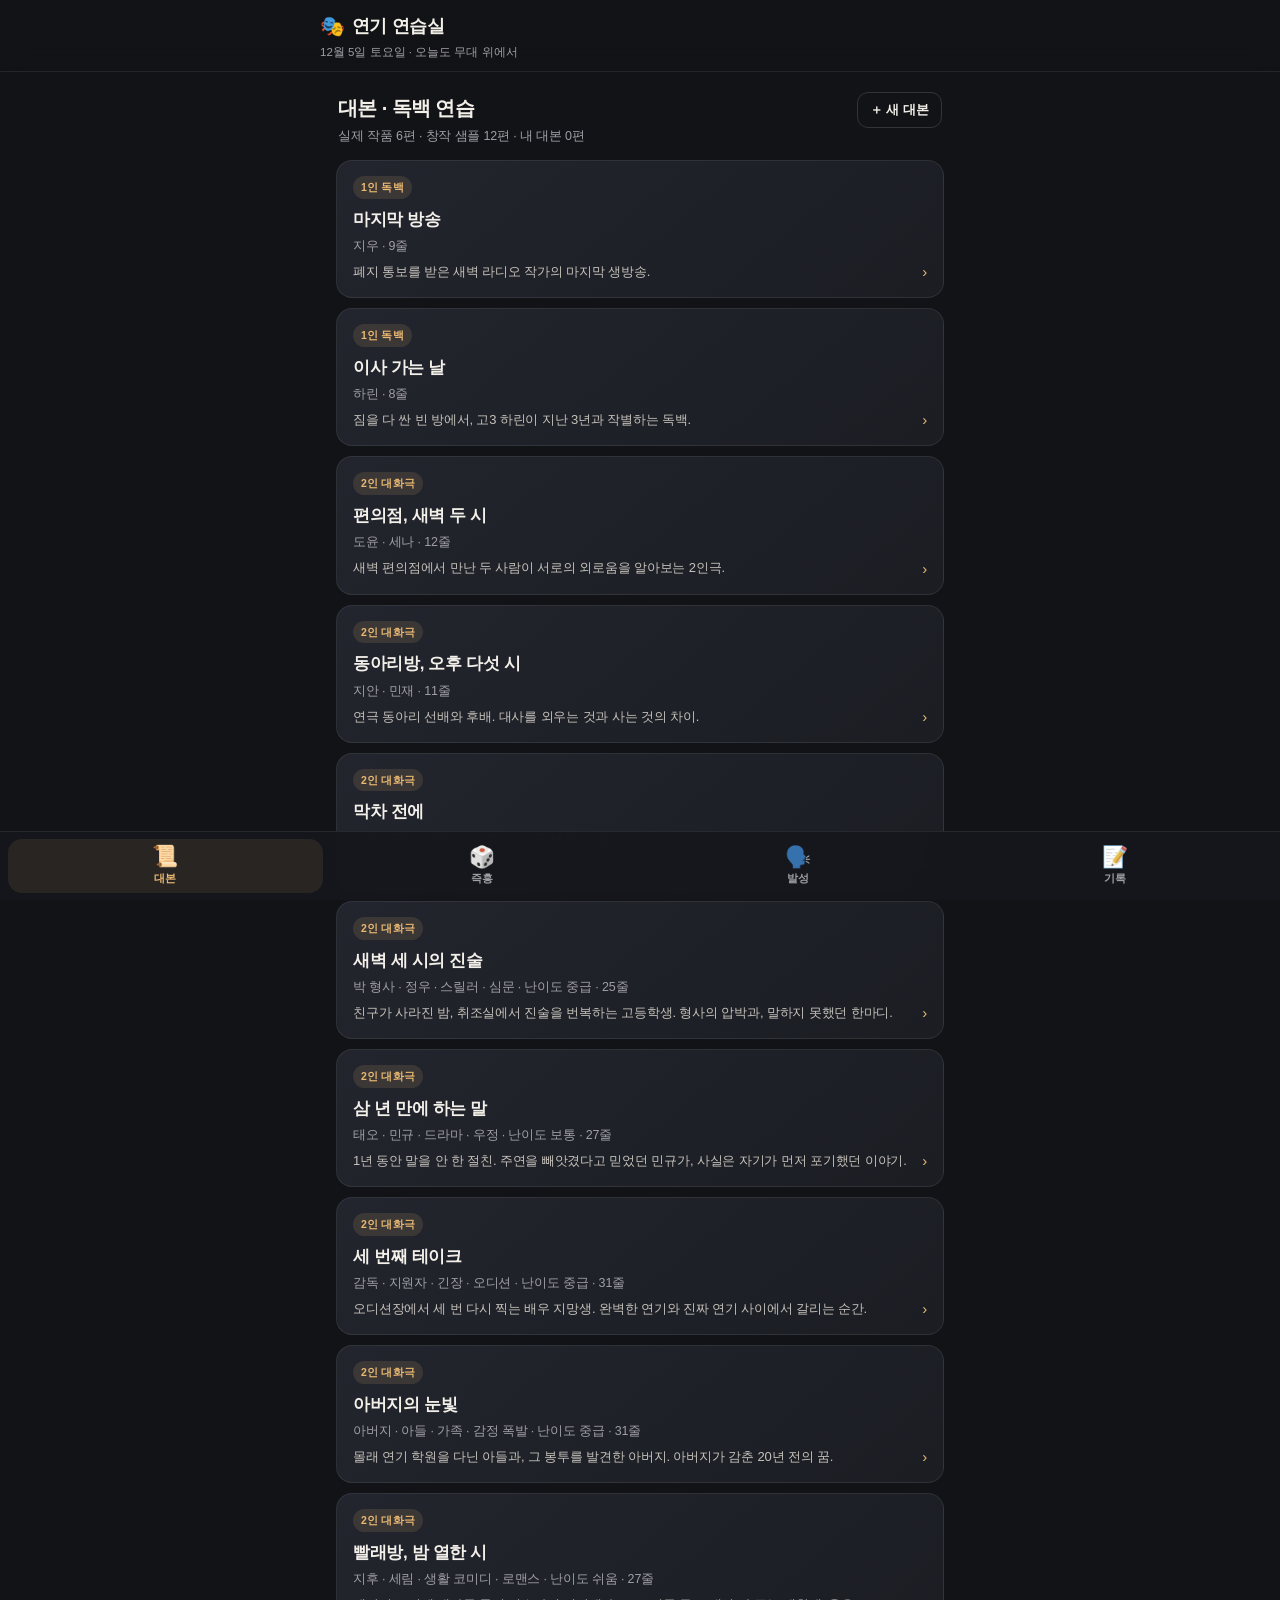
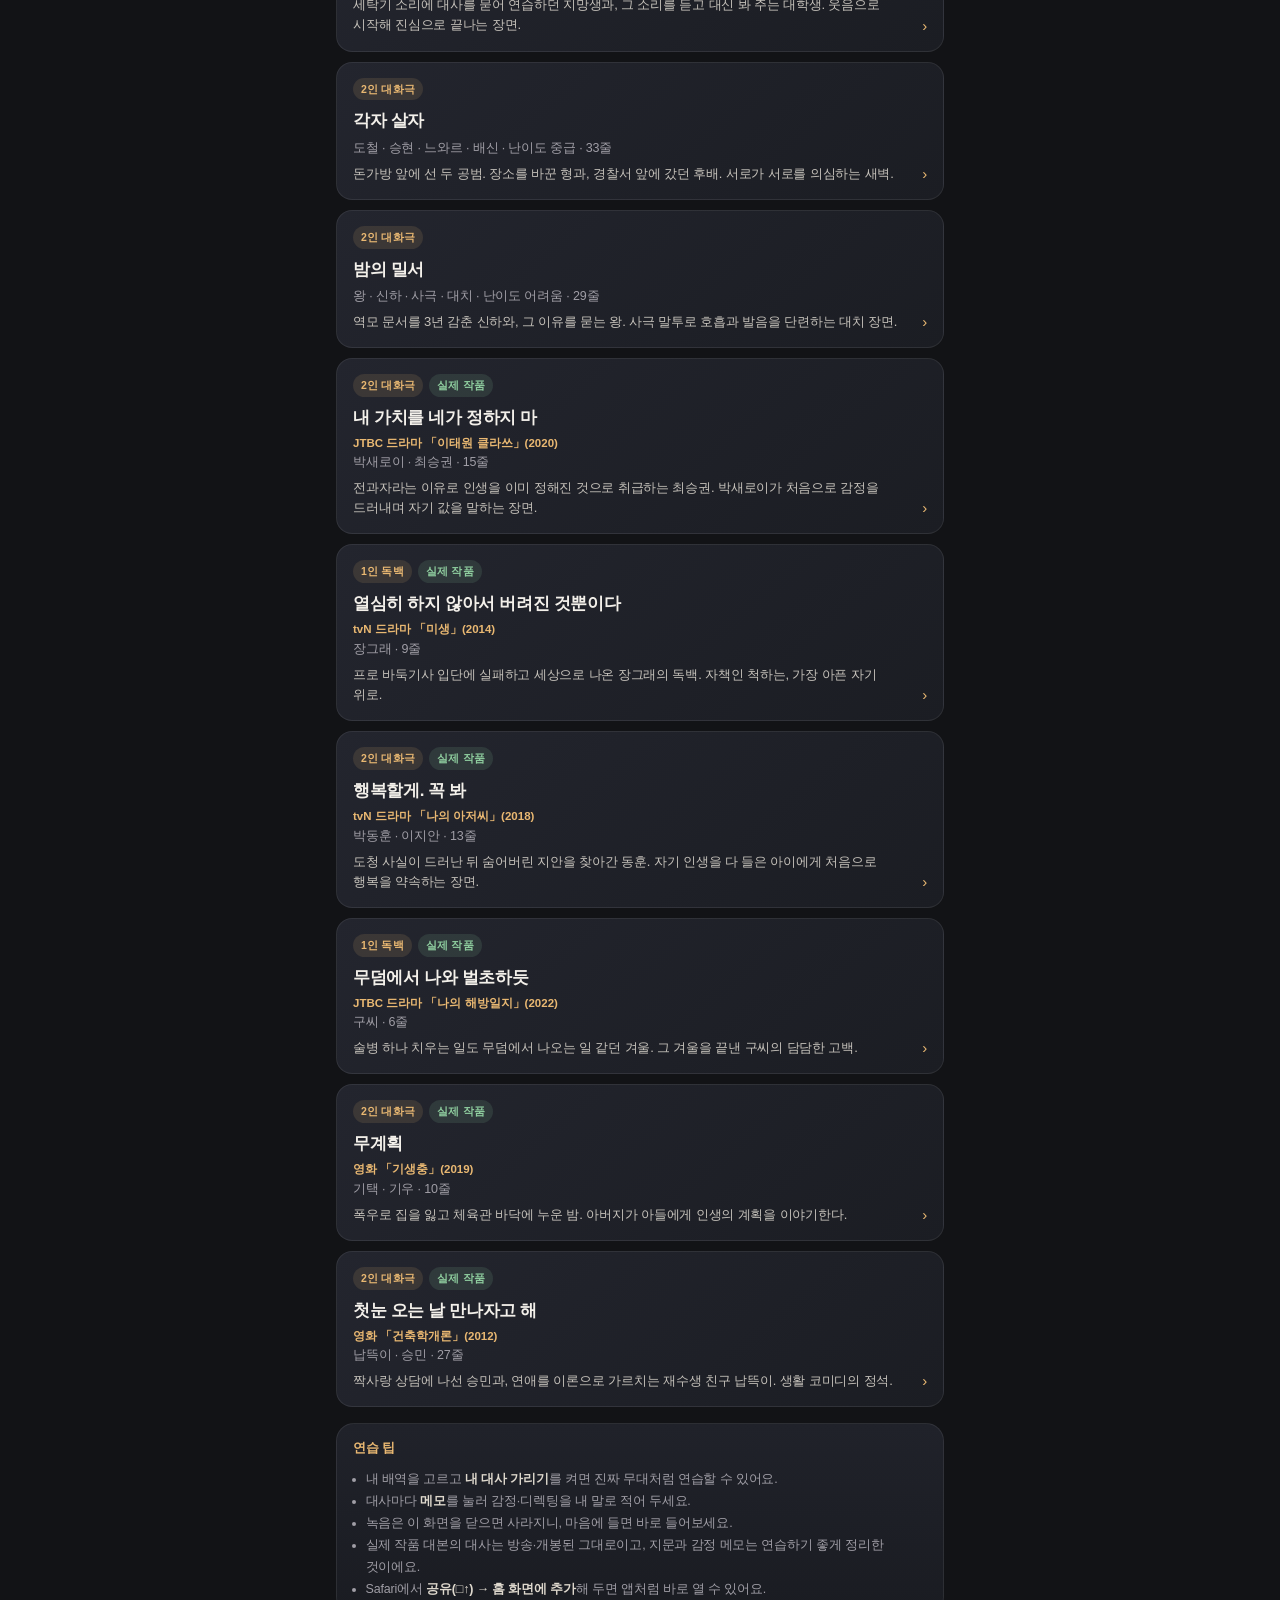
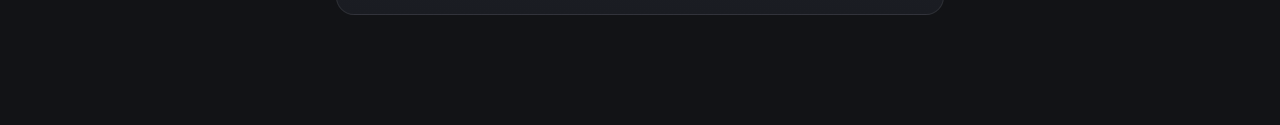
<file: index.html>
<!DOCTYPE html>
<html lang="ko">
<head>
<meta charset="utf-8">
<meta name="viewport" content="width=device-width, initial-scale=1, viewport-fit=cover">
<meta name="theme-color" content="#121316">
<meta name="apple-mobile-web-app-capable" content="yes">
<meta name="apple-mobile-web-app-title" content="연기 연습실">
<meta name="apple-mobile-web-app-status-bar-style" content="black-translucent">
<title>🎭 연기 연습실</title>
<style>
:root{
  --bg:#121316;
  --bg-2:#181a20;
  --panel:#1e2027;
  --panel-2:#242732;
  --line:rgba(255,255,255,.08);
  --line-2:rgba(255,255,255,.14);
  --text:#f3f0ea;
  --muted:#a09ea6;
  --gold:#e9b872;
  --gold-soft:rgba(233,184,114,.12);
  --coral:#f0836b;
  --coral-soft:rgba(240,131,107,.12);
  --green:#8fce9f;
  --radius:18px;
}
*,*::before,*::after{box-sizing:border-box}
html{-webkit-text-size-adjust:100%;scroll-behavior:smooth}
body{
  margin:0;
  min-height:100vh;
  background:#121316;
  background-image:radial-gradient(900px 430px at 50% -10%, #2a2e38 0%, rgba(18,19,22,0) 72%);
  background-repeat:no-repeat;
  color:var(--text);
  font-family:-apple-system,BlinkMacSystemFont,"Apple SD Gothic Neo","Noto Sans KR","Malgun Gothic","Helvetica Neue",sans-serif;
  font-size:16px;
  line-height:1.6;
  letter-spacing:-.01em;
  padding-bottom:calc(88px + env(safe-area-inset-bottom));
  -webkit-font-smoothing:antialiased;
  word-break:keep-all;
  overflow-wrap:break-word;
}
button{font:inherit;color:inherit;background:none;border:0;cursor:pointer;-webkit-tap-highlight-color:transparent}
input,textarea,select{font:inherit;color:inherit}
h1,h2,h3,p,ul{margin:0}
ul{padding-left:1.1em}
.hidden{display:none !important}

/* ---------- header ---------- */
.app-header{
  position:sticky;top:0;z-index:20;
  padding:calc(12px + env(safe-area-inset-top)) 18px 10px;
  background:linear-gradient(180deg, rgba(18,19,22,.97) 60%, rgba(18,19,22,.72));
  -webkit-backdrop-filter:blur(14px);backdrop-filter:blur(14px);
  border-bottom:1px solid var(--line);
}
.header-inner{max-width:640px;margin:0 auto;display:flex;align-items:baseline;justify-content:space-between;gap:10px}
.app-header h1{font-size:18px;letter-spacing:-.02em;display:flex;align-items:center;gap:7px}
.app-header .tagline{font-size:11.5px;color:var(--muted);margin-top:2px;letter-spacing:0}
.brand-mark{font-size:20px;line-height:1}

/* ---------- views ---------- */
main{max-width:640px;margin:0 auto}
.view{display:none;padding:16px 16px 8px}
.view.active{display:block;animation:fadeUp .28s ease both}
@keyframes fadeUp{from{opacity:0;transform:translateY(6px)}to{opacity:1;transform:none}}

.section-head{display:flex;align-items:flex-start;justify-content:space-between;gap:10px;margin:4px 2px 14px}
.section-head h2{font-size:20px;letter-spacing:-.03em}
.section-head .sub{color:var(--muted);font-size:12.5px;margin-top:2px}

/* ---------- generic ---------- */
.btn{
  display:inline-flex;align-items:center;justify-content:center;gap:6px;
  min-height:44px;padding:10px 16px;border-radius:14px;
  background:var(--panel-2);border:1px solid var(--line);color:var(--text);
  font-size:14.5px;font-weight:600;transition:transform .12s ease, background .2s, opacity .2s;
}
.btn:active{transform:scale(.97)}
.btn.primary{background:linear-gradient(135deg,#e9b872,#f0836b);color:#22190f;border-color:transparent;font-weight:800}
.btn.ghost{background:transparent;border-color:var(--line-2);color:var(--text)}
.btn.small{min-height:36px;padding:6px 12px;font-size:13px;border-radius:11px}
.btn.block{width:100%}
.btn.big{min-height:52px;font-size:16px;margin-top:12px}
.btn:disabled{opacity:.45}
.row-2{display:flex;gap:9px}
.row-2>.btn{flex:1}
.row-3{display:flex;gap:8px;margin-top:12px}
.row-3>.btn{flex:1;padding:10px 8px;font-size:13.5px}

.panel{
  background:linear-gradient(180deg,#20222a,#1a1c22);
  border:1px solid var(--line);
  border-radius:var(--radius);
  padding:16px;
  margin-bottom:14px;
}
.panel h3{font-size:14.5px;letter-spacing:-.02em;color:#f6f1e6;margin-bottom:10px}
.hint{color:var(--muted);font-size:12.5px;line-height:1.6}
.hint.inline{margin-left:8px}
.hint:empty{display:none}
.role-line{display:flex;align-items:center;gap:10px;flex-wrap:wrap}
.role-line .field-label{margin:0;flex:0 0 auto}
.field-label{font-size:12px;color:var(--gold);font-weight:700;letter-spacing:.02em;margin:10px 0 7px}
.field-label:first-child{margin-top:0}
.meta{color:var(--muted);font-size:12.5px}
.badge{display:inline-block;font-size:10.5px;font-weight:700;padding:3px 8px;border-radius:999px;background:var(--gold-soft);color:var(--gold);letter-spacing:.02em}
.badge.alt{background:var(--coral-soft);color:var(--coral)}
.badge.real{background:rgba(143,206,159,.13);color:var(--green)}

/* ---------- tabbar ---------- */
.tabbar{
  position:fixed;left:0;right:0;bottom:0;z-index:30;
  display:grid;grid-template-columns:repeat(4,1fr);gap:2px;
  padding:7px 8px calc(7px + env(safe-area-inset-bottom));
  background:rgba(22,23,28,.97);
  -webkit-backdrop-filter:blur(20px);backdrop-filter:blur(20px);
  border-top:1px solid var(--line);
}
.tabbar button{
  display:flex;flex-direction:column;align-items:center;justify-content:center;gap:3px;
  min-height:54px;border-radius:14px;color:var(--muted);font-size:10.5px;font-weight:700;letter-spacing:0;
  transition:color .2s,background .2s;
}
.tabbar .tab-ico{font-size:21px;line-height:1;filter:grayscale(.35);transition:filter .2s,transform .2s}
.tabbar button.active{color:var(--gold);background:rgba(233,184,114,.09)}
.tabbar button.active .tab-ico{filter:none;transform:translateY(-1px)}

/* ---------- script list ---------- */
.script-list{display:flex;flex-direction:column;gap:10px;margin-bottom:16px}
.script-card{
  position:relative;text-align:left;width:100%;
  background:linear-gradient(140deg,#23252e,#1b1d23);
  border:1px solid var(--line);border-radius:16px;padding:15px 16px;
  transition:transform .12s ease,border-color .2s;
}
.script-card:active{transform:scale(.985)}
.script-card h3{font-size:17px;letter-spacing:-.02em;margin:7px 0 3px;padding-right:64px}
.script-card .desc{color:#c6c2bb;font-size:13px;margin-top:6px;line-height:1.55;padding-right:20px}
.script-card .work{color:var(--gold);font-size:11.5px;font-weight:700;margin-top:3px;letter-spacing:0}
.script-card .sc-top{display:flex;gap:6px;align-items:center}
.script-card .del-btn{
  position:absolute;top:11px;right:11px;
  font-size:11.5px;color:var(--muted);border:1px solid var(--line);
  padding:5px 9px;border-radius:9px;background:rgba(0,0,0,.18);
}
.script-card .open-hint{position:absolute;right:16px;bottom:13px;font-size:15px;color:var(--gold)}
.tip-panel{padding:14px 16px}
.tip-panel h3{color:var(--gold);font-size:13px}
.tip-panel ul{color:var(--muted);font-size:12.5px;line-height:1.75;padding-left:1em}
.tip-panel b{color:#ded8cd}

/* ---------- script practice ---------- */
.back-btn{color:var(--gold);font-size:13.5px;font-weight:700;padding:6px 0;margin-bottom:6px;display:inline-flex;align-items:center;gap:4px}
.script-head{margin:2px 2px 12px}
.script-head h2{font-size:21px;letter-spacing:-.03em;line-height:1.35}
.script-head .meta{margin-top:4px}
.script-head .src{margin-top:7px;font-size:11.5px;line-height:1.65;color:var(--green);letter-spacing:0}
.chips{display:flex;flex-wrap:wrap;gap:7px}
.chip{
  min-height:40px;padding:8px 14px;border-radius:12px;
  background:rgba(255,255,255,.04);border:1px solid var(--line);
  color:#d9d5ce;font-size:13.5px;font-weight:600;transition:all .18s;
}
.chip.selected{background:var(--gold-soft);border-color:rgba(233,184,114,.55);color:var(--gold)}
.switch-row{display:flex;flex-wrap:wrap;align-items:center;gap:9px;margin-top:14px}
.toggle{
  display:inline-flex;align-items:center;gap:8px;
  min-height:42px;padding:9px 14px;border-radius:12px;
  background:rgba(255,255,255,.03);border:1px solid var(--line);
  font-size:13.5px;font-weight:600;color:#cfcbc4;
}
.toggle .dot{width:34px;height:20px;border-radius:999px;background:#3a3d47;position:relative;transition:background .2s;flex:0 0 auto}
.toggle .dot::after{content:"";position:absolute;top:2px;left:2px;width:16px;height:16px;border-radius:50%;background:#8d8f99;transition:transform .2s,background .2s}
.toggle[aria-pressed="true"]{border-color:rgba(233,184,114,.5);color:var(--gold);background:var(--gold-soft)}
.toggle[aria-pressed="true"] .dot{background:rgba(233,184,114,.35)}
.toggle[aria-pressed="true"] .dot::after{transform:translateX(14px);background:var(--gold)}

.practice-bar{display:flex;align-items:center;justify-content:space-between;gap:10px;margin-top:14px;flex-wrap:wrap}
.timer-box{display:flex;align-items:center;gap:8px;background:rgba(0,0,0,.25);border:1px solid var(--line);border-radius:13px;padding:6px 8px 6px 12px}
.timer-box #spTimer{font-variant-numeric:tabular-nums;font-size:19px;font-weight:700;letter-spacing:.02em;min-width:58px;color:#fbf7ef}
.mini-btn{font-size:12.5px;font-weight:700;padding:7px 10px;border-radius:9px;background:rgba(255,255,255,.07);color:#e6e2db;min-height:32px}
.mini-btn.solid{background:var(--gold-soft);color:var(--gold)}
.rec-btn{display:inline-flex;align-items:center;gap:7px;font-size:13.5px;font-weight:700;padding:10px 14px;border-radius:12px;border:1px solid rgba(240,131,107,.4);background:var(--coral-soft);color:var(--coral);min-height:42px}
.rec-btn .rec-dot{width:10px;height:10px;border-radius:50%;background:var(--coral)}
.rec-btn.recording{background:rgba(240,131,107,.26)}
.rec-btn.recording .rec-dot{animation:blink 1s infinite}
@keyframes blink{50%{opacity:.25}}
.speed-row{display:flex;align-items:center;gap:12px;margin-top:12px;font-size:12.5px;color:var(--muted)}
.speed-row input[type=range]{flex:1;accent-color:#e9b872}

.script-body{
  margin-top:12px;max-height:56vh;overflow-y:auto;overscroll-behavior:contain;
  padding:4px 2px 8px;border-radius:16px;
  -webkit-overflow-scrolling:touch;
  scroll-behavior:auto;
}
.script-body.prompting{max-height:64vh;box-shadow:inset 0 0 0 1px rgba(233,184,114,.18);padding:12px 10px}
.script-body::-webkit-scrollbar{width:0}
.line{
  padding:11px 13px;border-radius:14px;margin:7px 0;
  background:rgba(255,255,255,.025);
  border-left:3px solid transparent;
  transition:background .2s;
}
.line .line-head{display:flex;align-items:center;justify-content:space-between;gap:8px;margin-bottom:3px}
.line .sp{font-size:12px;font-weight:800;color:var(--gold);letter-spacing:.02em}
.line .memo-btn{font-size:10.5px;color:#8f8c94;border:1px solid rgba(255,255,255,.09);border-radius:8px;padding:3px 8px}
.line .tx{font-size:16.5px;line-height:1.85;white-space:pre-wrap;color:#f4f1ea}
.line .note{
  margin-top:8px;font-size:12.5px;line-height:1.65;color:#d8c4a0;
  background:rgba(233,184,114,.08);border-radius:9px;padding:7px 10px;white-space:pre-wrap;
}
.line.mine{border-left-color:rgba(240,131,107,.8);background:rgba(240,131,107,.07)}
.line.stage{background:transparent;border-left-color:rgba(255,255,255,.09)}
.line.stage .tx{color:#a9a6ad;font-size:14px;font-style:italic;line-height:1.8}
.line.masked{background:rgba(240,131,107,.06)}
.line.masked .tx{
  filter:blur(7px);-webkit-filter:blur(7px);
  color:transparent;text-shadow:0 0 10px rgba(240,200,180,.5);
  cursor:pointer;user-select:none;-webkit-user-select:none;
}
.line.masked.peek{background:rgba(240,131,107,.14)}
.line.masked.peek .tx{filter:none;-webkit-filter:none;color:#fff4e9;text-shadow:none}
.line.masked .line-head::after{content:"탭하여 살짝 보기";font-size:10px;color:rgba(240,131,107,.75)}
.rec-list{display:flex;flex-direction:column;gap:8px;margin-top:4px}
.recording{background:rgba(255,255,255,.035);border:1px solid var(--line);border-radius:12px;padding:9px 11px}
.recording .rec-top{display:flex;justify-content:space-between;font-size:11.5px;color:var(--muted);margin-bottom:5px}
.recording .player{display:flex;align-items:center;gap:10px}
.play-btn{width:36px;height:36px;border-radius:50%;background:rgba(233,184,114,.16);color:var(--gold);font-size:12px;display:flex;align-items:center;justify-content:center;flex:0 0 auto}
.play-btn:active{transform:scale(.94)}
.seek{flex:1;height:26px;display:flex;align-items:center;cursor:pointer}
.seek-track{width:100%;height:4px;background:rgba(255,255,255,.12);border-radius:999px;overflow:hidden}
.seek-fill{height:100%;width:0;background:linear-gradient(90deg,#e9b872,#f0836b);border-radius:999px;transition:width .1s linear}
.play-time{font-size:11px;color:var(--muted);font-variant-numeric:tabular-nums;min-width:32px;text-align:right}

/* ---------- improv ---------- */
.imp-grid{display:grid;grid-template-columns:1fr 1fr;gap:10px;margin-bottom:14px}
.imp-card{
  min-height:132px;display:flex;flex-direction:column;
  background:linear-gradient(150deg,#242731,#1a1c22);
  border:1px solid var(--line);border-radius:16px;padding:12px 13px;
}
.imp-card-head{display:flex;align-items:center;justify-content:space-between;gap:6px;font-size:11.5px;color:var(--gold);font-weight:700}
.imp-card-head .mini-btn{padding:4px 8px;font-size:11px;min-height:28px;background:rgba(233,184,114,.13);color:var(--gold)}
.imp-val{margin-top:8px;font-size:14px;line-height:1.55;color:#f6f2ea;font-weight:600;flex:1;display:flex;align-items:center}
.imp-val.empty{color:#6f6d76;font-weight:500;font-size:12.5px}
.imp-card.flash{animation:cardFlash .5s ease}
@keyframes cardFlash{0%{border-color:rgba(233,184,114,.85);transform:scale(.98)}100%{border-color:var(--line);transform:none}}

.improv-stage{
  margin-top:14px;padding:22px 16px;text-align:center;
  background:radial-gradient(120% 120% at 50% 0%, rgba(240,131,107,.14), rgba(30,32,39,.9) 60%);
  border:1px solid rgba(240,131,107,.28);border-radius:20px;
}
.stage-label{font-size:12px;font-weight:800;letter-spacing:.14em;color:var(--coral)}
.big-count{font-size:58px;font-weight:800;letter-spacing:-.04em;font-variant-numeric:tabular-nums;line-height:1.15;color:#fff6ea;margin:2px 0}
.stage-sub{color:var(--muted);font-size:12.5px;margin-bottom:14px}
.sudden-banner{
  position:fixed;left:14px;right:14px;top:calc(68px + env(safe-area-inset-top));z-index:60;
  max-width:600px;margin:0 auto;
  background:linear-gradient(135deg,#f0836b,#e9b872);color:#241a12;
  font-weight:800;font-size:15px;line-height:1.5;text-align:center;
  padding:14px 16px;border-radius:16px;
  box-shadow:0 14px 34px rgba(0,0,0,.55);
  animation:dropIn .3s cubic-bezier(.2,1.4,.5,1) both;
}
.sudden-banner small{display:block;font-size:10.5px;letter-spacing:.16em;opacity:.7;margin-bottom:4px}
@keyframes dropIn{from{opacity:0;transform:translateY(-14px) scale(.97)}to{opacity:1;transform:none}}
@keyframes popIn{from{opacity:0;transform:scale(.97)}to{opacity:1;transform:none}}

/* ---------- voice ---------- */
.breath-panel{text-align:center}
.breath-panel h3{text-align:left}
.breath-wrap{display:flex;justify-content:center;align-items:center;height:250px;margin:2px 0 8px}
.breath-circle{
  width:210px;height:210px;border-radius:50%;
  display:flex;flex-direction:column;align-items:center;justify-content:center;gap:2px;
  background:radial-gradient(circle at 50% 35%, rgba(233,184,114,.5), rgba(240,131,107,.22) 60%, rgba(240,131,107,.06) 100%);
  border:1px solid rgba(233,184,114,.4);
  box-shadow:0 0 50px rgba(233,184,114,.16), inset 0 0 40px rgba(255,220,170,.08);
  transform:scale(.8);
  transition:transform 4s cubic-bezier(.37,0,.63,1), box-shadow .6s;
  will-change:transform;
}
.breath-circle.is-inhale{transform:scale(1.12);box-shadow:0 0 70px rgba(233,184,114,.3), inset 0 0 50px rgba(255,220,170,.14)}
.breath-circle.is-hold{transform:scale(1.12)}
.breath-circle.is-exhale{transform:scale(.78);box-shadow:0 0 30px rgba(233,184,114,.1)}
.bc-phase{font-size:12.5px;letter-spacing:.12em;color:#f0e2ca;font-weight:700}
.bc-count{font-size:44px;font-weight:800;line-height:1.1;color:#fffaf1;font-variant-numeric:tabular-nums}
.bc-sub{font-size:11px;color:rgba(255,245,230,.62)}
.breath-settings{display:flex;gap:8px;justify-content:center;flex-wrap:wrap;margin:6px 0 14px}
.breath-settings label{display:flex;align-items:center;gap:6px;font-size:12px;color:var(--muted);background:rgba(255,255,255,.04);border:1px solid var(--line);padding:7px 10px;border-radius:11px}
.breath-settings select{background:transparent;border:0;color:var(--gold);font-weight:700;font-size:13px;padding:2px 2px;min-height:24px}
.breath-settings option{background:#1e2027;color:#f3f0ea}

.dic-card{background:rgba(0,0,0,.22);border:1px solid var(--line);border-radius:14px;padding:18px 16px;margin-top:12px;min-height:104px;display:flex;flex-direction:column;justify-content:center}
.dic-text{font-size:17px;line-height:1.8;font-weight:600;letter-spacing:-.01em;color:#fbf7ee}
.dic-meta{font-size:11.5px;color:var(--muted);margin-top:10px}
.progress{height:5px;background:rgba(255,255,255,.08);border-radius:999px;margin-top:14px;overflow:hidden}
.progress-fill{height:100%;width:0;background:linear-gradient(90deg,#e9b872,#f0836b);border-radius:999px;transition:width .3s}
#dicDone.done{background:rgba(143,206,159,.16);border-color:rgba(143,206,159,.45);color:var(--green)}
.tone-sentence{font-size:14.5px;line-height:1.7;color:#cbc6bd;background:rgba(0,0,0,.2);border-radius:12px;padding:12px 14px;border:1px dashed rgba(255,255,255,.12)}
.tone-result{margin-top:12px;font-size:16px;font-weight:700;color:var(--gold);text-align:center;min-height:26px;line-height:1.5}
.tone-result.settled{animation:popIn .4s ease both;color:#ffd9a8}
#toneSpin{margin-top:12px}

/* ---------- records ---------- */
.stat-grid{display:grid;grid-template-columns:1fr 1fr;gap:10px;margin-bottom:14px}
.stat{background:linear-gradient(150deg,#242730,#1b1d23);border:1px solid var(--line);border-radius:16px;padding:14px 15px}
.stat-num{display:block;font-size:29px;font-weight:800;letter-spacing:-.03em;color:#fdf6e9;line-height:1.2}
.stat-num span{font-size:12px;font-weight:600;color:var(--muted);margin-left:3px}
.stat-label{font-size:11.5px;color:var(--muted)}
.week-chart{display:flex;align-items:flex-end;justify-content:space-between;gap:6px;height:104px;padding-top:6px}
.wc-col{flex:1;display:flex;flex-direction:column;align-items:center;justify-content:flex-end;gap:5px;height:100%}
.wc-bar{width:100%;max-width:26px;background:rgba(255,255,255,.07);border-radius:6px 6px 3px 3px;min-height:4px;transition:height .4s}
.wc-col.has .wc-bar{background:linear-gradient(180deg,#f0836b,#e9b872)}
.wc-col.today .wc-label{color:var(--gold);font-weight:800}
.wc-label{font-size:10px;color:var(--muted)}
.wc-min{font-size:9px;color:#7d7a83;height:11px}
.star-row{display:flex;gap:6px;margin-bottom:12px}
.star{font-size:34px;line-height:1;color:#4a4c57;padding:4px 5px;transition:transform .12s,color .12s}
.star:active{transform:scale(1.15)}
.star.active{color:var(--gold);text-shadow:0 0 16px rgba(233,184,114,.4)}
.text-input{
  width:100%;min-height:46px;border-radius:12px;border:1px solid var(--line);
  background:rgba(0,0,0,.25);padding:11px 13px;font-size:14.5px;color:var(--text);
}
.text-input::placeholder{color:#6c6a73}
.text-input:focus{outline:none;border-color:rgba(233,184,114,.5)}
#fbSave{margin-top:10px}
.record-list{display:flex;flex-direction:column;gap:8px}
.record-item{position:relative;background:rgba(255,255,255,.035);border:1px solid var(--line);border-radius:12px;padding:11px 13px}
.record-item .rec-top{display:flex;align-items:center;justify-content:space-between;gap:8px}
.record-item .rec-stars{color:var(--gold);font-size:14px;letter-spacing:1px}
.record-item .rec-date{font-size:10.5px;color:var(--muted)}
.record-item p{font-size:13.5px;color:#e5e0d7;margin-top:5px;line-height:1.6;padding-right:36px}
.record-item .del{position:absolute;right:9px;bottom:9px;font-size:10.5px;color:#8a8791;padding:4px 7px;border:1px solid var(--line);border-radius:8px}
.empty-state{color:#767480;font-size:13px;text-align:center;padding:18px 6px;line-height:1.6}
.session-list{display:flex;flex-direction:column;gap:1px}
.session-item{display:flex;align-items:center;justify-content:space-between;gap:10px;padding:9px 2px;border-bottom:1px solid rgba(255,255,255,.05);font-size:12.5px}
.session-item:last-child{border-bottom:0}
.session-item .s-label{color:#dcd7ce;display:flex;align-items:center;gap:7px}
.session-item .s-ico{font-size:14px}
.session-item .s-time{color:#7f7c86;font-size:11px;white-space:nowrap}
#storageWarn{text-align:center;padding:2px 0 10px}

/* ---------- modal / toast ---------- */
.modal-backdrop{
  position:fixed;inset:0;z-index:80;display:flex;align-items:flex-end;justify-content:center;
  background:rgba(5,5,8,.66);-webkit-backdrop-filter:blur(4px);backdrop-filter:blur(4px);
  padding:0;
}
.modal-sheet{
  width:100%;max-width:640px;max-height:90vh;overflow-y:auto;
  background:#1b1d24;border:1px solid var(--line-2);border-bottom:0;
  border-radius:22px 22px 0 0;padding:18px 18px calc(18px + env(safe-area-inset-bottom));
  animation:sheetUp .26s cubic-bezier(.2,.9,.3,1) both;
}
@keyframes sheetUp{from{transform:translateY(24px);opacity:.6}to{transform:none;opacity:1}}
.modal-head{display:flex;align-items:center;justify-content:space-between;gap:10px;margin-bottom:14px}
.modal-head h3{font-size:17px;letter-spacing:-.02em}
.icon-btn{font-size:15px;color:var(--muted);padding:6px 9px;border-radius:9px;background:rgba(255,255,255,.05);min-height:34px}
.modal-body{font-size:14px;color:#ddd8d0;line-height:1.65}
.modal-foot{display:flex;gap:9px;margin-top:16px}
.modal-foot .btn{flex:1}
.field{display:block;margin-bottom:12px}
.field>span{display:block;font-size:11.5px;color:var(--gold);font-weight:700;margin-bottom:6px}
.field input,.field textarea{
  width:100%;border-radius:12px;border:1px solid var(--line);background:rgba(0,0,0,.28);
  padding:11px 13px;font-size:14.5px;color:var(--text);line-height:1.6;
}
.field textarea{resize:vertical;min-height:150px;font-family:inherit}
.field input:focus,.field textarea:focus{outline:none;border-color:rgba(233,184,114,.5)}
.field input::placeholder,.field textarea::placeholder{color:#6c6a73}
#memoInput{width:100%;min-height:100px;border-radius:12px;border:1px solid var(--line);background:rgba(0,0,0,.28);padding:12px 13px;font-size:14.5px;color:var(--text);line-height:1.65;resize:vertical}
#memoInput:focus{outline:none;border-color:rgba(233,184,114,.5)}
.toast{
  position:fixed;left:50%;bottom:calc(96px + env(safe-area-inset-bottom));z-index:90;
  transform:translate(-50%,10px);opacity:0;pointer-events:none;
  max-width:88vw;padding:11px 17px;border-radius:13px;
  background:#f3ead9;color:#231a10;font-size:13px;font-weight:700;text-align:center;line-height:1.5;
  box-shadow:0 10px 30px rgba(0,0,0,.5);transition:opacity .22s,transform .22s;
}
.toast.show{opacity:1;transform:translate(-50%,0)}
@media (max-width:380px){
  .big-count{font-size:50px}
  .toggle{padding:8px 11px;font-size:12.5px;flex:1;justify-content:center}
  .switch-row{gap:7px}
  .timer-box{padding:5px 6px 5px 9px}
  .timer-box #spTimer{font-size:17px;min-width:52px}
  .mini-btn{padding:6px 8px;font-size:11.5px}
  .rec-btn{padding:9px 11px;font-size:12.5px;min-height:40px}
  .practice-bar{gap:7px;flex-wrap:nowrap}
  .breath-circle{width:180px;height:180px}
  .bc-count{font-size:38px}
  .stat-num{font-size:25px}
}
@media (max-width:340px){
  .imp-grid{grid-template-columns:1fr}
  .imp-card{min-height:auto}
}
@media (prefers-reduced-motion:reduce){
  *{animation-duration:.01ms !important;transition-duration:.01ms !important}
}
</style>
</head>
<body>

<header class="app-header">
  <div class="header-inner">
    <div>
      <h1><span class="brand-mark">🎭</span>연기 연습실</h1>
      <p class="tagline" id="todayLine">오늘도 무대 위에서</p>
    </div>
  </div>
</header>

<main>
  <!-- ================= 대본 ================= -->
  <section class="view active" id="view-script">
    <div id="scriptList">
      <div class="section-head">
        <div>
          <h2>대본 · 독백 연습</h2>
          <p class="sub" id="scriptSub">실제 작품 독백과 샘플, 내가 만든 대본으로 연습해요</p>
        </div>
        <button class="btn small ghost" id="btnNewScript">＋ 새 대본</button>
      </div>
      <div class="script-list" id="scriptCards"></div>
      <div class="panel tip-panel">
        <h3>연습 팁</h3>
        <ul>
          <li>내 배역을 고르고 <b>내 대사 가리기</b>를 켜면 진짜 무대처럼 연습할 수 있어요.</li>
          <li>대사마다 <b>메모</b>를 눌러 감정·디렉팅을 내 말로 적어 두세요.</li>
          <li>녹음은 이 화면을 닫으면 사라지니, 마음에 들면 바로 들어보세요.</li>
          <li>실제 작품 대본의 대사는 방송·개봉된 그대로이고, 지문과 감정 메모는 연습하기 좋게 정리한 것이에요.</li>
          <li>Safari에서 <b>공유(□↑) → 홈 화면에 추가</b>해 두면 앱처럼 바로 열 수 있어요.</li>
        </ul>
      </div>
    </div>

    <div id="scriptPractice" class="hidden">
      <button class="back-btn" id="btnBack">‹ 대본 목록</button>
      <div class="script-head">
        <h2 id="spTitle"></h2>
        <p class="meta" id="spMeta"></p>
        <p class="src" id="spSource"></p>
      </div>
      <div class="panel">
        <div class="role-line">
          <p class="field-label">내 배역</p>
          <div class="chips" id="spRoles"></div>
        </div>
        <div class="switch-row">
          <button class="toggle" id="blindToggle" aria-pressed="false"><span class="dot"></span>내 대사 가리기</button>
          <button class="toggle" id="prompterToggle" aria-pressed="false"><span class="dot"></span>프롬프터</button>
        </div>
        <p class="hint" id="spBlindHint" style="margin-top:8px"></p>
        <div class="practice-bar">
          <div class="timer-box">
            <span id="spTimer">00:00</span>
            <button class="mini-btn solid" id="spTimerBtn">시작</button>
            <button class="mini-btn" id="spTimerReset">리셋</button>
          </div>
          <button class="rec-btn" id="spRecBtn"><span class="rec-dot"></span><span id="spRecLabel">녹음</span></button>
        </div>
        <div class="speed-row hidden" id="spSpeedRow">
          <span>자동 스크롤</span>
          <input type="range" id="spSpeed" min="1" max="5" step="1" value="3" aria-label="프롬프터 속도">
        </div>
        <p class="hint" id="spRecHint" style="margin-top:9px"></p>
        <p class="hint" id="spRecSupport" style="margin-top:6px"></p>
      </div>
      <div class="script-body" id="spBody"></div>
      <div class="rec-list" id="spRecList"></div>
    </div>
  </section>

  <!-- ================= 즉흥 ================= -->
  <section class="view" id="view-improv">
    <div class="section-head">
      <div>
        <h2>즉흥 연기 훈련</h2>
        <p class="sub">카드를 뽑고, 준비하고, 무대에 서세요</p>
      </div>
    </div>
    <div class="imp-grid" id="impCards"></div>
    <div class="row-2" style="margin-bottom:14px">
      <button class="btn primary" id="impDrawAll">🎲 전체 뽑기</button>
      <button class="btn ghost" id="impReset">카드 비우기</button>
    </div>

    <div class="panel">
      <p class="field-label">준비 시간</p>
      <div class="chips" id="prepChips">
        <button class="chip selected" data-sec="10">10초</button>
        <button class="chip" data-sec="30">30초</button>
      </div>
      <p class="field-label">연기 시간</p>
      <div class="chips" id="actChips">
        <button class="chip" data-sec="60">1분</button>
        <button class="chip selected" data-sec="120">2분</button>
        <button class="chip" data-sec="180">3분</button>
      </div>
      <div class="switch-row">
        <button class="toggle" id="suddenToggle" aria-pressed="false"><span class="dot"></span>돌발 디렉팅</button>
        <span class="hint inline">연기 중 20초마다 새 지시</span>
      </div>
      <button class="btn primary block big" id="impStartBtn">연습 시작</button>
    </div>

    <div class="improv-stage hidden" id="impStage">
      <p class="stage-label" id="impPhase">준비</p>
      <div class="big-count" id="impCount">00:10</div>
      <p class="stage-sub" id="impSub">카드를 다시 확인하세요</p>
      <button class="btn ghost block" id="impStopBtn">그만하기</button>
    </div>
  </section>

  <!-- ================= 발성 ================= -->
  <section class="view" id="view-voice">
    <div class="section-head">
      <div>
        <h2>발성 · 발음 훈련</h2>
        <p class="sub">호흡을 잡고, 혀를 풀고, 감정을 입혀요</p>
      </div>
    </div>

    <div class="panel breath-panel">
      <h3>복식호흡 가이드</h3>
      <div class="breath-wrap">
        <div class="breath-circle" id="breathCircle">
          <span class="bc-phase" id="breathPhase">준비</span>
          <strong class="bc-count" id="breathCount">–</strong>
          <span class="bc-sub" id="breathCycles">0회 완료</span>
        </div>
      </div>
      <div class="breath-settings">
        <label>들이쉬기
          <select id="inhaleSel" aria-label="들이쉬기 초">
            <option>2</option><option>3</option><option selected>4</option><option>5</option><option>6</option><option>7</option><option>8</option>
          </select>
        </label>
        <label>멈추기
          <select id="holdSel" aria-label="멈추기 초">
            <option>0</option><option>2</option><option>3</option><option selected>4</option><option>5</option><option>6</option><option>8</option>
          </select>
        </label>
        <label>내쉬기
          <select id="exhaleSel" aria-label="내쉬기 초">
            <option>3</option><option>4</option><option>5</option><option selected>6</option><option>7</option><option>8</option><option>10</option>
          </select>
        </label>
      </div>
      <div class="row-2">
        <button class="btn primary" id="breathStart">호흡 시작</button>
        <button class="btn ghost" id="breathStop">멈추기</button>
      </div>
      <p class="hint" style="margin-top:10px">배에 손을 얹고, 어깨는 그대로. 원이 커지면 들이쉬고 작아지면 내쉬어요.</p>
    </div>

    <div class="panel">
      <h3>딕션 · 발음 문장</h3>
      <div class="chips" id="dicLevels"></div>
      <div class="dic-card">
        <p class="dic-text" id="dicText"></p>
        <p class="dic-meta" id="dicMeta"></p>
      </div>
      <div class="row-3">
        <button class="btn ghost" id="dicPrev">‹ 이전</button>
        <button class="btn" id="dicDone">완료 체크</button>
        <button class="btn ghost" id="dicNext">다음 ›</button>
      </div>
      <div class="progress"><div class="progress-fill" id="dicProgress"></div></div>
      <p class="hint" id="dicCount" style="margin-top:8px"></p>
    </div>

    <div class="panel">
      <h3>감정 톤 룰렛</h3>
      <p class="tone-sentence" id="toneSentence"></p>
      <button class="btn primary block" id="toneSpin">🎡 감정 룰렛 돌리기</button>
      <p class="tone-result" id="toneResult">문장에 어떤 감정이 입혀질까요?</p>
    </div>
  </section>

  <!-- ================= 기록 ================= -->
  <section class="view" id="view-records">
    <div class="section-head">
      <div>
        <h2>연습 기록</h2>
        <p class="sub">쌓인 연습이 실력이 돼요</p>
      </div>
    </div>

    <div class="stat-grid">
      <div class="stat"><span class="stat-num" id="statToday">0<span>회</span></span><span class="stat-label">오늘 연습</span></div>
      <div class="stat"><span class="stat-num" id="statTotal">0<span>회</span></span><span class="stat-label">누적 연습</span></div>
      <div class="stat"><span class="stat-num" id="statMinutes">0<span>분</span></span><span class="stat-label">누적 시간</span></div>
      <div class="stat"><span class="stat-num" id="statStreak">0<span>일</span></span><span class="stat-label">연속 연습</span></div>
    </div>

    <div class="panel">
      <h3>최근 7일</h3>
      <div class="week-chart" id="weekChart"></div>
    </div>

    <div class="panel">
      <h3>오늘의 셀프 피드백</h3>
      <div class="star-row" id="starRow">
        <button class="star" data-star="1" aria-label="1점">★</button>
        <button class="star" data-star="2" aria-label="2점">★</button>
        <button class="star" data-star="3" aria-label="3점">★</button>
        <button class="star" data-star="4" aria-label="4점">★</button>
        <button class="star" data-star="5" aria-label="5점">★</button>
      </div>
      <input class="text-input" id="fbMemo" maxlength="80" placeholder="한 줄 피드백 (예: 마지막 대사에서 목소리가 떨렸다)">
      <button class="btn primary block" id="fbSave">기록 저장</button>
    </div>

    <div class="panel">
      <h3>피드백 목록</h3>
      <div class="record-list" id="recordList"></div>
    </div>

    <div class="panel">
      <h3>최근 연습 활동</h3>
      <div class="session-list" id="sessionList"></div>
    </div>
    <p class="hint" id="storageWarn"></p>
  </section>
</main>

<div class="sudden-banner hidden" id="suddenBanner"></div>

<nav class="tabbar" aria-label="주요 메뉴">
  <button data-tab="script" class="active" aria-current="page"><span class="tab-ico">📜</span>대본</button>
  <button data-tab="improv"><span class="tab-ico">🎲</span>즉흥</button>
  <button data-tab="voice"><span class="tab-ico">🗣️</span>발성</button>
  <button data-tab="records"><span class="tab-ico">📝</span>기록</button>
</nav>

<div class="modal-backdrop hidden" id="modal" role="dialog" aria-modal="true" aria-labelledby="modalTitle">
  <div class="modal-sheet">
    <div class="modal-head">
      <h3 id="modalTitle">제목</h3>
      <button class="icon-btn" id="modalClose" aria-label="닫기">✕</button>
    </div>
    <div class="modal-body" id="modalBody"></div>
    <div class="modal-foot">
      <button class="btn ghost" id="modalCancel">취소</button>
      <button class="btn primary" id="modalOk">저장</button>
    </div>
  </div>
</div>

<div class="toast" id="toast"></div>

<script>
(function(){
'use strict';

/* =========================================================
   0. 기본 유틸
   ========================================================= */
var $ = function(sel, root){ return (root || document).querySelector(sel); };
var $$ = function(sel, root){ return Array.prototype.slice.call((root || document).querySelectorAll(sel)); };
function esc(s){
  return String(s == null ? '' : s).replace(/[&<>"']/g, function(c){
    return {'&':'&amp;','<':'&lt;','>':'&gt;','"':'&quot;',"'":'&#39;'}[c];
  });
}
function pad2(n){ return (n < 10 ? '0' : '') + n; }
function fmt(sec){
  sec = Math.max(0, Math.floor(sec));
  var m = Math.floor(sec / 60), s = sec % 60;
  return pad2(m) + ':' + pad2(s);
}
function dayKey(ts){
  var d = new Date(ts);
  return d.getFullYear() + '-' + pad2(d.getMonth() + 1) + '-' + pad2(d.getDate());
}
function shortDate(ts){
  var d = new Date(ts);
  return (d.getMonth() + 1) + '.' + d.getDate() + ' ' + pad2(d.getHours()) + ':' + pad2(d.getMinutes());
}
function rand(n){ return Math.floor(Math.random() * n); }
function pick(arr){ return arr[rand(arr.length)]; }

var toastTimer = null;
function toast(msg){
  var el = $('#toast');
  el.textContent = msg;
  el.classList.add('show');
  clearTimeout(toastTimer);
  toastTimer = setTimeout(function(){ el.classList.remove('show'); }, 2600);
}

function hideToast(){
  var el = $('#toast');
  if (el) el.classList.remove('show');
  clearTimeout(toastTimer);
}

/* =========================================================
   1. 저장소
   ========================================================= */
var KEY = 'actingPracticeApp.v1';
var storageOk = true;
try {
  localStorage.setItem('__ap_test', '1');
  localStorage.removeItem('__ap_test');
} catch (e) { storageOk = false; }

var store = {
  customScripts: [],
  memos: {},
  dictionDone: {},
  records: [],
  sessions: []
};

try {
  var rawStore = localStorage.getItem(KEY);
  if (rawStore) {
    var parsed = JSON.parse(rawStore);
    if (parsed && typeof parsed === 'object') {
      if (Array.isArray(parsed.customScripts)) store.customScripts = parsed.customScripts;
      if (parsed.memos && typeof parsed.memos === 'object') store.memos = parsed.memos;
      if (parsed.dictionDone && typeof parsed.dictionDone === 'object') store.dictionDone = parsed.dictionDone;
      if (Array.isArray(parsed.records)) store.records = parsed.records;
      if (Array.isArray(parsed.sessions)) store.sessions = parsed.sessions;
    }
  }
} catch (e) { /* 손상된 저장값은 무시하고 새로 시작 */ }

/* 저장값 검사 */
store.customScripts = store.customScripts.filter(function(s){
  return s && typeof s.title === 'string' && Array.isArray(s.roles) && Array.isArray(s.lines) && s.lines.length;
}).map(function(s){
  return {
    id: s.id || ('c_' + Date.now() + '_' + rand(9999)),
    title: s.title,
    roles: s.roles.length ? s.roles : ['나'],
    summary: typeof s.summary === 'string' ? s.summary : '',
    lines: s.lines.filter(function(l){ return l && typeof l.t === 'string'; }).map(function(l){
      return { sp: typeof l.sp === 'string' && l.sp ? l.sp : '지문', t: l.t };
    })
  };
});
store.records = store.records.filter(function(r){ return r && r.ts && r.rating; });
store.sessions = store.sessions.filter(function(s){ return s && s.ts && s.sec; });

function save(){
  if (!storageOk) return;
  try {
    localStorage.setItem(KEY, JSON.stringify(store));
  } catch (e) {
    storageOk = false;
    var w = $('#storageWarn');
    if (w) w.textContent = '저장 공간이 부족해 기록을 저장하지 못했어요. 브라우저 설정에서 저장 공간을 확인해 주세요.';
  }
}

/* =========================================================
   2. 내장 대본
   ========================================================= */
var BUILTIN_SCRIPTS = [
  {
    id: 'b1',
    title: '마지막 방송',
    roles: ['지우'],
    summary: '폐지 통보를 받은 새벽 라디오 작가의 마지막 생방송.',
    lines: [
      { sp:'지문', t:'(라디오 스튜디오. 새벽 두 시. ON AIR 램프가 깜빡인다. 지우는 헤드폰을 고쳐 쓰고, 마이크 앞에서 조용히 숨을 고른다.)' },
      { sp:'지우', t:'여러분, 안녕하세요. 새벽 두 시, 지우입니다.', note:'처음처럼 밝게. 그러나 끝을 아는 목소리로.' },
      { sp:'지우', t:'오늘은... 조금 이상한 날이네요. 스튜디오가 어제보다 넓게 느껴져요.', note:'말끝을 흐리며, 주변을 둘러보는 시선.' },
      { sp:'지우', t:'3년 동안 이 자리에 앉아서, 저는 한 번도 제 목소리가 누군가에게 닿는지 확인하지 못했어요.', note:'담담하게. 서운함을 눌러 담아서.' },
      { sp:'지우', t:'그런데 오늘, 사연이 왔더라고요. “작가님 덕분에 버텼다”고.', note:'살짝 웃음. 목이 메이면 잠깐 멈춰도 좋아요.' },
      { sp:'지우', t:'(웃음) 이거, 조금 반칙이잖아요. 마지막 날에 이런 걸 보내면.', note:'웃다가 눈물이 올라오는 타이밍. 웃음과 울음 사이.' },
      { sp:'지우', t:'저는 오늘로 이 방을 떠납니다.', note:'또박또박. 오늘 가장 조용한 목소리로.' },
      { sp:'지우', t:'하지만... 제 목소리는 어딘가에 남아 있겠죠. 여러분의 밤처럼.', note:'마지막 문장은 천천히. 여운을 남기고 3초 침묵.' },
      { sp:'지문', t:'(ON AIR 램프가 꺼진다. 지우는 헤드폰을 벗고, 한참 동안 마이크를 바라본다.)' }
    ]
  },
  {
    id: 'b2',
    title: '이사 가는 날',
    roles: ['하린'],
    summary: '짐을 다 싼 빈 방에서, 고3 하린이 지난 3년과 작별하는 독백.',
    lines: [
      { sp:'지문', t:'(이사 간 빈 방. 벽에는 압정 자국만 남아 있다. 하린이 바닥에 앉아 이어폰 한쪽만 끼고 있다.)' },
      { sp:'하린', t:'다 떼어 냈네. 3년 동안 붙였던 것들.', note:'혼잣말처럼. 방 안 공기를 확인하듯.' },
      { sp:'하린', t:'처음 이 방에 왔을 때, 창문이 마음에 안 들어서 이불을 뒤집어썼던 게 엊그제 같은데.', note:'어린 자신을 떠올리며 살짝 웃음.' },
      { sp:'하린', t:'(벽을 손으로 짚으며) 여기, 내 키 표시. 1학년 때는 이 선까지였는데.', note:'손끝으로 벽을 따라 올라가며. 서글픔보다 다정하게.' },
      { sp:'하린', t:'엄마는 새 집이 더 좋을 거래. 나도 그렇게 믿고 싶어.', note:'엄마 목소리를 잠깐 흉내. 이내 자기 목소리로.' },
      { sp:'하린', t:'그런데 자꾸... 이 방이 내 편이었던 것 같아.', note:'목이 잠기는 지점. 참지 말고 그대로.' },
      { sp:'하린', t:'아무한테도 말 못한 것들, 다 이 벽이 듣고 있었으니까.', note:'벽에게 말하듯. 아주 낮게.' },
      { sp:'하린', t:'(일어나며) 잘 있어. 나는 이제, 처음 보는 방에서 처음 보는 나를 해볼게.', note:'문 쪽을 보며. 울지 않고, 단단하게.' }
    ]
  },
  {
    id: 'b3',
    title: '편의점, 새벽 두 시',
    roles: ['도윤', '세나'],
    summary: '새벽 편의점에서 만난 두 사람이 서로의 외로움을 알아보는 2인극.',
    lines: [
      { sp:'지문', t:'(편의점. 새벽 두 시. 냉장고 소리만 웅웅거린다. 도윤이 컵라면을 들고 계산대 앞에 선다.)' },
      { sp:'도윤', t:'저... 이거, 뜨거운 물 어디서 받아요?', note:'말을 걸기까지 3초 망설인다. 목소리가 작다.' },
      { sp:'세나', t:'저쪽 구석, 커피 머신 옆에 있어요.', note:'손끝으로 가리키며. 계산대에서 눈을 떼지 않는다.' },
      { sp:'도윤', t:'아, 네... (가지 않는다) 저기, 혹시... 여기 자리 있어요? 먹고 가면 안 되나요?', note:'가려다 돌아선다. 이 장면의 핵심은 「안 가는 발」.' },
      { sp:'세나', t:'창가 쪽에 앉으시면 돼요. 아무도 안 와요, 이 시간엔.', note:'무심하게. 그런데 목소리가 조금 풀린다.' },
      { sp:'도윤', t:'그쵸. 저도 이 시간에만 와요. 낮엔... 사람이 너무 많아서.', note:'웃으려다 실패. 변명처럼.' },
      { sp:'세나', t:'(잠깐) 저도요. 그래서 야간이 좋아요. 손님 한 명, 두 명. 그럼, 이제 조용해지잖아요.', note:'처음으로 도윤을 본다. 자기 얘기를 꺼내는 용기.' },
      { sp:'도윤', t:'조용한 게... 좋으세요?', note:'진짜 궁금해서 묻는다. 대답이 두렵다.' },
      { sp:'세나', t:'싫어요. 그런데 익숙해요.', note:'웃음. 자조와 체념이 섞인 한마디.' },
      { sp:'세나', t:'(도윤이 웃자) 손님, 왜 웃으세요?', note:'살짝 방어적. 볼을 붉히며.' },
      { sp:'도윤', t:'아, 죄송해요. 처음으로 누가 저랑 같은 말 하는 것 같아서요.', note:'이 대사에서 시선을 피하지 않는다. 조심스러운 고백처럼.' },
      { sp:'지문', t:'(둘 다 아무 말 없이 컵라면의 김을 본다. 냉장고 소리가 한 번 더 웅웅거린다.)' }
    ]
  },
  {
    id: 'b4',
    title: '동아리방, 오후 다섯 시',
    roles: ['지안', '민재'],
    summary: '연극 동아리 선배와 후배. 대사를 외우는 것과 사는 것의 차이.',
    lines: [
      { sp:'지문', t:'(학교 연극 동아리방. 대본이 바닥에 흩어져 있다. 지안이 팔짱을 끼고 서 있고, 민재가 대본을 든 채 고개를 숙이고 있다.)' },
      { sp:'지안', t:'방금 그 대사, 다시 해 봐.', note:'차갑게. 화가 아니라 기대.' },
      { sp:'민재', t:'...선배, 저 열 번 했어요.', note:'지친 목소리. 항변이라기보다 하소연.' },
      { sp:'지안', t:'그래서? 열 번 잘못했으니까 한 번 더 하는 거야.', note:'단호하게. 후배를 미워해서가 아니라는 걸 목소리에 담아.' },
      { sp:'민재', t:'(숨을 고르며) “나는... 그날 널 보내지 않았어.”', note:'대사를 읽는다. 아직 「읽는」 느낌.' },
      { sp:'지안', t:'아니. 너는 지금 대사를 외우고 있잖아.', note:'한 걸음 다가선다. 목소리를 낮춘다.' },
      { sp:'지안', t:'그 사람은, 10년 만에 그 사람을 만난 거야. 외우는 게 아니고, 겨우겨우 꺼내는 거지.', note:'자기 경험을 꺼내는 순간. 말끝이 흔들린다.' },
      { sp:'민재', t:'그게... 그게 뭔데요. 겨우겨우 꺼내는 게.', note:'처음으로 눈을 든다. 진짜로 묻는다.' },
      { sp:'지안', t:'(조용히) 네가 마지막으로 누군가한테 진심을 말했던 순간을 떠올려 봐. 목이 잠기잖아. 그걸로 해.', note:'선배가 아니라 사람으로서. 시선을 피한다.' },
      { sp:'민재', t:'(한참 뒤) ...“나는, 그날 널 보내지 않았어.”', note:'이번엔 다르다. 끝에 침묵을 남긴다.' },
      { sp:'지안', t:'(고개를 끄덕인다) 됐어. 이제 그걸 기억해 둬. 대사 말고, 방금 그 목소리.', note:'칭찬을 아끼는 사람의 칭찬. 짧게.' }
    ]
  },

  /* ---------- 창작 2인 대화극 (장르 연습용) ---------- */
  {
    id: 'd1',
    title: '막차 전에',
    genre: '로맨스 · 이별',
    level: '보통',
    roles: ['서윤', '준호'],
    summary: '막차가 오기 전, 버스 정류장에서 마주친 헤어진 두 사람. 붙잡지 못하는 쪽과, 붙잡히고 싶은 쪽.',
    lines: [
      { sp:'지문', t:'(늦은 밤 버스 정류장. 겨울. 서윤이 캐리어 손잡이를 쥐고 있고, 준호가 몇 걸음 떨어져 서 있다. 둘 다 버스 오는 쪽을 본다.)' },
      { sp:'준호', t:'짐, 다 쌌어?', note:'버스를 보는 채로 묻는다. 눈을 마주치면 무너질 것 같아서.' },
      { sp:'서윤', t:'응. 마지막 한 개.', note:'짧게. 캐리어를 조금 세운다.' },
      { sp:'준호', t:'(손이 나가다 멈춘다) 무거워 보이는데. 내가 들어줄까?', note:'손을 뻗다가 주머니로 돌린다. 몸이 먼저 움직이는 사람.' },
      { sp:'서윤', t:'아니야. 이제 그런 거 안 해도 돼.', note:'웃으려고 한다. 실패한다.' },
      { sp:'준호', t:'…습관이 무서워. 3년을 했더니 손이 먼저 나가네.', note:'자조. 말끝에 웃음을 붙인다.' },
      { sp:'서윤', t:'미안해.', note:'아주 작게. 이 말을 꺼내는 게 제일 힘들다는 얼굴.' },
      { sp:'준호', t:'미안하다는 말, 오늘만 열 번은 들은 것 같아. 그 말 하면 네가 좀 가벼워져?', note:'차분하게, 상대를 공격하지 않으면서. 여기가 첫 번째 눌림.' },
      { sp:'서윤', t:'…응. 조금.', note:'정직하게. 대답이 나올 때 눈을 감는다.' },
      { sp:'준호', t:'그럼 그냥 해. 나는 괜찮으니까.', note:'웃는 얼굴. 괜찮지 않은 사람의 괜찮음.' },
      { sp:'서윤', t:'너 화내야 돼. 그러면 나도 좀 편해져.', note:'처음으로 목소리가 올라간다. 이 장면에서 유일한 짜증.' },
      { sp:'준호', t:'화내면 뭐가 달라져? …너는 갈 거잖아.', note:'한 박자 쉬고. 마지막 문장은 거의 혼잣말.' },
      { sp:'서윤', t:'…응. 갈 거야.', note:'도망치지 않고 정면으로. 고개를 든다.' },
      { sp:'준호', t:'(한참) 거기 가면, 나 같은 사람 또 만나겠지. 나보다 잘생기고, 나보다 말 잘하고.', note:'농담처럼 시작해 끝에서 새어 나온다. 시선은 아직 버스 쪽.' },
      { sp:'서윤', t:'그런 말 하지 마.', note:'아파서. 손잡이를 꽉 쥔다.' },
      { sp:'준호', t:'왜? 나 마지막까지 착한 사람이고 싶어서 그래. 미워지면, 내가 더 못 견디니까.', note:'처음으로 진심이 드러난다. 목소리는 낮게, 눈은 마주친다.' },
      { sp:'지문', t:'(멀리서 버스 전조등이 다가온다. 둘 다 그 빛을 본다.)' },
      { sp:'서윤', t:'차 왔어.', note:'서둘러 말한다. 이 대사가 도망치는 문.' },
      { sp:'준호', t:'서윤아. 한 가지만. 내가 뭐가 부족했는지, 딱 하나만 말해줘. 그거면 나, 다음엔 고칠 수 있으니까.', note:'애원을 웃음으로 포장한다. 「하나만」을 두 번.' },
      { sp:'서윤', t:'부족한 게 아니야. 내가 부족한 거야. …너는 아무것도 잘못 안 했어. 그게 제일 싫어.', note:'무너지는 지점. 마지막 문장에서 눈물이 터진다. 닦지 않는다.' },
      { sp:'준호', t:'(웃음) 그럼 나는, 아무것도 못 고치겠네.', note:'웃고 나서 숨을 삼킨다. 이 대사 뒤 2초 침묵.' },
      { sp:'지문', t:'(버스가 선다. 서윤이 캐리어를 든다. 준호가 문 쪽으로 손을 뻗어 막아 준다.)' },
      { sp:'준호', t:'(문이 닫히기 직전) 다음엔, 좀 미안해하지 마.', note:'소리치지 않는다. 버스 소리에 묻히는 목소리. 이 장면의 마지막 최고점.' },
      { sp:'지문', t:'(버스가 떠난다. 준호가 손을 들었다가, 내린다. 정류장에 혼자 남는다.)' }
    ]
  },
  {
    id: 'd2',
    title: '새벽 세 시의 진술',
    genre: '스릴러 · 심문',
    level: '중급',
    roles: ['박 형사', '정우'],
    summary: '친구가 사라진 밤, 취조실에서 진술을 번복하는 고등학생. 형사의 압박과, 말하지 못했던 한마디.',
    lines: [
      { sp:'지문', t:'(경찰서 취조실. 형광등이 하나 깜빡인다. 박 형사가 서류를 넘기고, 정우가 종이컵을 쥐고 있다. 시계 소리만 크다.)' },
      { sp:'박 형사', t:'물 마셔. 식으니까.', note:'서류에서 눈을 떼지 않는다. 다정함이 압박인 말투.' },
      { sp:'정우', t:'…괜찮아요.', note:'경직된 존댓말. 컵을 내려놓지 못한다.' },
      { sp:'박 형사', t:'새벽 두 시. 정확해?', note:'펜을 세운다. 대답의 속도를 재는 사람.' },
      { sp:'정우', t:'네.', note:'짧게. 준비한 대답.' },
      { sp:'박 형사', t:'민석이랑 어디서 헤어졌다고?', note:'시선을 든다. 처음으로 정우를 본다.' },
      { sp:'정우', t:'학교 앞 편의점이요.', note:'조금 빨라진다. 스스로도 알아챈다.' },
      { sp:'박 형사', t:'(서류를 밀어 준다) 여기, 편의점 CCTV. 열두 시 일곱 분에 민석이가 나가. 너는 없어.', note:'한 장씩 짚어 준다. 목소리는 오히려 낮아진다.' },
      { sp:'정우', t:'…그럼 제가 그 전에 갔…', note:'말이 끊긴다. 변명을 만들다 실패한다.' },
      { sp:'박 형사', t:'열한 시 반에 너 혼자 들어와서, 열두 시 두 분에 나가. 민석이는 그 다섯 분 뒤에 나가. 너희, 같이 있지 않았어.', note:'정답을 알려 주는 심문. 천천히, 또박또박.' },
      { sp:'정우', t:'(침묵) …네.', note:'고개를 숙인다. 어깨가 내려간다.' },
      { sp:'박 형사', t:'정우야. 너 나쁜 애 아니야. 나쁜 애는 이 자리에서 이렇게 안 떨어.', note:'의자를 조금 당긴다. 거리 좁히기.' },
      { sp:'박 형사', t:'근데 지금 네가 지키는 게 민석이인지, 너인지 나는 모르겠어.', note:'조용히. 이 말이 가장 아프게 들어가야 한다.' },
      { sp:'정우', t:'…혹시, 찾았어요?', note:'대답 대신 묻는다. 목소리가 갈라진다.' },
      { sp:'박 형사', t:'아직.', note:'짧게. 위로하지 않는다.' },
      { sp:'지문', t:'(정우의 손이 떨려 컵에서 물이 조금 흘러내린다. 형사가 휴지를 밀어 준다.)' },
      { sp:'박 형사', t:'마지막으로 한 번만. 너희, 무슨 얘기 했어.', note:'재촉하지 않는다. 대신 시계를 한 번 본다.' },
      { sp:'정우', t:'…아무 얘기도…', note:'입에 붙은 거짓말. 스스로도 지겨운 얼굴.' },
      { sp:'박 형사', t:'정우야. 우리 시간이 없어. 지금 세 시야.', note:'처음으로 목소리가 단단해진다.' },
      { sp:'정우', t:'(한참 뒤, 아주 작게) …민석이가, 저한테 그랬어요. 「나 오늘 좀 이상해.」', note:'겨우 꺼낸다. 말이 나오면 숨이 끊어진다.' },
      { sp:'정우', t:'그런데 저는, 웃었어요. 「또 시작이네.」 하고.', note:'자기 목소리를 흉내 낸다. 그 웃음이 가장 무섭다.' },
      { sp:'박 형사', t:'(펜을 멈춘다) …그게 마지막이었어?', note:'숨을 죽인다. 여기서는 형사도 조심스럽다.' },
      { sp:'정우', t:'제가, 그 말을… 그냥 웃어넘겼어요.', note:'무너진다. 컵을 두 손으로 감싼다.' },
      { sp:'박 형사', t:'(천천히) 좋아. 처음부터 다시 하자. 그 다음에, 뭐라고 했어.', note:'기록지를 새로 편다. 이 장면의 마지막은 위로가 아니라 다음 질문.' },
      { sp:'지문', t:'(형광등이 한 번 꺼졌다 켜진다. 정우가 고개를 든다. 눈이 붉다.)' }
    ]
  },
  {
    id: 'd3',
    title: '삼 년 만에 하는 말',
    genre: '드라마 · 우정',
    level: '보통',
    roles: ['태오', '민규'],
    summary: '1년 동안 말을 안 한 절친. 주연을 빼앗겼다고 믿었던 민규가, 사실은 자기가 먼저 포기했던 이야기.',
    lines: [
      { sp:'지문', t:'(학교 옥상. 해 질 무렵. 태오가 난간에 기대 있고, 민규가 문가에 서 있다. 1년 만에 마주친 두 사람.)' },
      { sp:'민규', t:'담배 피지 마. 여기 걸리면 벌점이야.', note:'퉁명스럽게. 걱정을 화난 것처럼 말한다.' },
      { sp:'태오', t:'안 펴. 그냥 들고만 있어.', note:'손에 든 것을 흔들어 보인다. 변명 같다.' },
      { sp:'민규', t:'너 여기 왜 왔어.', note:'문턱을 넘지 않는다. 아직 나갈 준비가 된 자세.' },
      { sp:'태오', t:'네가 부른 거 아니야? 「옥상으로 와.」 이러고 갔잖아.', note:'어이없다는 듯. 그런데 목소리가 조금 떨린다.' },
      { sp:'민규', t:'…어. 그랬네.', note:'기억났다는 얼굴. 한 걸음 들어온다.' },
      { sp:'태오', t:'미안. 그렇게 말할 거면 문자로 하지.', note:'농담. 둘 다 웃지 못한다.' },
      { sp:'민규', t:'아니, 와서 다행이야. 얼굴 보니까, 화나는 게 확실해졌어.', note:'정면으로. 도발이 아니라 결심.' },
      { sp:'태오', t:'뭐?', note:'움찔한다. 마주칠 준비가 안 된 사람.' },
      { sp:'민규', t:'그때, 「햄릿」 주연. 감독이 너 하자고 했을 때, 나 진짜로 널 미워했어. 1년 내내.', note:'고백하듯 낮게. 미움을 인정하는 용기.' },
      { sp:'태오', t:'알아.', note:'고개를 끄덕인다. 변명하지 않는다.' },
      { sp:'민규', t:'알았어?', note:'놀란다. 준비한 대사가 다 흐트러진다.' },
      { sp:'태오', t:'그날 감독 선생님이 다 말해 줬어. 네가 먼저 가서, 「태오로 해주세요」 했더라고.', note:'천천히. 이 말을 1년 동안 혼자 안고 있었던 사람.' },
      { sp:'민규', t:'(침묵) …그건.', note:'시선을 피한다. 손이 주머니를 찾는다.' },
      { sp:'태오', t:'왜 그랬어. 네가 하면 됐잖아. 연습도 제일 많이 했고, 대사도 다 외웠고.', note:'화가 아니라 진짜 궁금함. 여기가 이 장면의 중심.' },
      { sp:'민규', t:'무서웠어. 무대에 서면, 다들 나 보는 게 아니라 내가 틀리는 걸 보는 것 같아서.', note:'말끝이 작아진다. 창피함을 숨기지 않는다.' },
      { sp:'태오', t:'그럼 나한테 말하지. 「네가 해.」 한마디면 됐는데. 왜 혼자 정하고, 나한테는 화를 내?', note:'억울함이 올라온다. 이제 참지 않는다.' },
      { sp:'민규', t:'그게 더 창피했어. 내가 못하는 걸, 너는 아는 거잖아.', note:'거의 울먹임. 고개를 든다.' },
      { sp:'태오', t:'야. (한 걸음 다가간다) 나는 네가 못하는 걸 알면, 네가 잘하는 걸 더 알아. 그게 3년이야.', note:'목소리를 낮춘다. 이 장면 최고점. 손을 어깨에 올린다.' },
      { sp:'민규', t:'(눈을 내리깐다) …그 3년을, 나는 한 번도 못 믿었어. 미안해.', note:'사과가 나오면 숨을 크게 쉰다.' },
      { sp:'태오', t:'미안하다고 하면, 1년이 없어져?', note:'일부러 심술. 화해를 바로 받아 주지 않는다.' },
      { sp:'민규', t:'아니, 없어지진 않지. 대신, 다음 1년이 달라지잖아.', note:'처음으로 웃는다. 이 대사에서 태오가 흔들린다.' },
      { sp:'태오', t:'(웃음) 그 말, 어디서 배웠어. 너답지 않게.', note:'웃음이 터진다. 1년 만의 웃음.' },
      { sp:'민규', t:'야구부 애들한테. …내일 연습실, 비었어?', note:'태연한 척. 마지막 문장에서 목소리가 올라간다.' },
      { sp:'태오', t:'오후 네 시.', note:'짧게.' },
      { sp:'민규', t:'그럼 나 갈게. 이번엔 내가 대사 외울게.', note:'문 쪽으로 돌아서며. 돌아보지 않고 손을 든다.' },
      { sp:'지문', t:'(민규가 나간다. 태오가 주머니에서 담배를 꺼내, 쓰레기통에 넣는다.)' }
    ]
  },
  {
    id: 'd4',
    title: '세 번째 테이크',
    genre: '긴장 · 오디션',
    level: '중급',
    roles: ['감독', '지원자'],
    summary: '오디션장에서 세 번 다시 찍는 배우 지망생. 완벽한 연기와 진짜 연기 사이에서 갈리는 순간.',
    lines: [
      { sp:'지문', t:'(오디션장. 삼각대 위 카메라. 감독이 커피를 식히며 서류를 본다. 지원자가 대본을 든 채 서 있다.)' },
      { sp:'감독', t:'이름.', note:'고개를 들지 않는다. 일을 빨리 처리하는 사람.' },
      { sp:'지원자', t:'이도현입니다.', note:'허리를 편다. 준비한 첫인사.' },
      { sp:'감독', t:'나이.', note:'아직 서류를 본다.' },
      { sp:'지원자', t:'스물하나입니다.', note:'조금 크게. 힘이 들어간 목소리.' },
      { sp:'감독', t:'경력.', note:'이번엔 짧게.' },
      { sp:'지원자', t:'…없습니다.', note:'한 박자 망설인다. 숨기지 않는다.' },
      { sp:'감독', t:'(고개를 든다) 없으면 됐어. 오히려 좋아.', note:'처음으로 눈을 맞춘다. 판단이 아니라 호기심.' },
      { sp:'감독', t:'준비됐어?', note:'카메라의 빨간 불을 켠다.' },
      { sp:'지원자', t:'네.', note:'대본을 접어 내린다. 외웠다는 표시.' },
      { sp:'감독', t:'첫 번째. 너는 이별을 말하는 사람이야. 근데 상대가 아파할까 봐, 웃으면서 말해.', note:'지시를 또박또박. 감정을 직접 말해 주지 않는다.' },
      { sp:'지원자', t:'(숨을 고르고) …괜찮아. 나 잘 갈게.', note:'웃음을 얹는다. 얹은 티가 난다.' },
      { sp:'감독', t:'컷. 앉아.', note:'손을 든다. 즉시 끊는다.' },
      { sp:'지원자', t:'네?', note:'당황. 대본을 다시 편다.' },
      { sp:'감독', t:'앉으라고. 두 번째. 이 사람을 다시는 못 볼 거야. 근데 웃어. 어디까지 웃을 수 있나 봐.', note:'앞으로 몸을 기울인다. 이제 진짜 시작.' },
      { sp:'지원자', t:'(다시) …괜찮아. 나 잘 갈게.', note:'같은 대사, 같은 웃음. 스스로도 답답하다.' },
      { sp:'감독', t:'컷. (잠깐) 지금, 웃었어?', note:'펜을 내려놓는다. 목소리가 낮아진다.' },
      { sp:'지원자', t:'네, 하라고 하셔서요.', note:'당당하게. 그런데 목소리가 작다.' },
      { sp:'감독', t:'웃으라고 했지, 아무것도 없으라고는 안 했어. 네 웃는 얼굴에 이별이 없어.', note:'아프게 찌른다. 그러나 미워하지 않는다.' },
      { sp:'지원자', t:'…죄송합니다.', note:'고개를 숙인다. 눈이 붉어진다.' },
      { sp:'감독', t:'사과하지 마. 사과하는 배우는 카메라 앞에서도 사과해. 나는 완벽한 게 아니라, 진짜를 봐.', note:'단호하게. 이 대사가 장면의 기준점.' },
      { sp:'지원자', t:'(고개를 든다) 그럼, 제 방식으로 해도 됩니까?', note:'여기서 눈이 바뀐다. 물러서던 사람이 앞으로 나온다.' },
      { sp:'감독', t:'(잠깐) 그래. 세 번째. 해 봐.', note:'의자에 기댄다. 기대하는 얼굴.' },
      { sp:'지원자', t:'(한참 준비하다가) …괜찮아.', note:'이번엔 다르다. 웃음이 늦게 온다.' },
      { sp:'지원자', t:'(웃음이 터진다) 나 잘 갈게. 진짜. (웃다가 멈춘다) …근데 너는, 나 없으면 밥은 누가 해 줘.', note:'웃음과 울음이 한 문장 안에서 뒤집힌다. 이 장면의 최고점.' },
      { sp:'감독', t:'(기록을 멈춘다) …그 대사, 대본에 없지.', note:'조용히. 감정을 감춘다.' },
      { sp:'지원자', t:'네. 제가 하고 싶은 말이었어요.', note:'숨을 고른다. 변명하지 않는다.' },
      { sp:'감독', t:'왜.', note:'한 단어. 여기가 마지막 시험.' },
      { sp:'지원자', t:'이별은, 웃으면서 하는 거 아니라고 생각해서요. 이별은… 웃다가 망가지는 거니까.', note:'천천히. 자기 말로. 마지막 단어에서 시선을 든다.' },
      { sp:'감독', t:'(한참 보다가) 카메라 켜져 있어. 다시 한 번, 그대로 해.', note:'웃지 않는다. 대신 대본을 내려놓는다. 합격의 신호.' },
      { sp:'지문', t:'(지원자가 고개를 끄덕인다. 카메라의 빨간 불이 다시 켜진다.)' }
    ]
  },
  {
    id: 'd5',
    title: '아버지의 눈빛',
    genre: '가족 · 감정 폭발',
    level: '중급',
    roles: ['아버지', '아들'],
    summary: '몰래 연기 학원을 다닌 아들과, 그 봉투를 발견한 아버지. 아버지가 감춘 20년 전의 꿈.',
    lines: [
      { sp:'지문', t:'(밤의 거실. 벽시계 소리. 아버지가 서류 봉투에서 수강증을 꺼내 식탁에 놓는다. 아들이 문가에 서 있다.)' },
      { sp:'아버지', t:'이게 뭐냐.', note:'봉투를 밀어 놓는다. 화를 미리 재단해 두는 목소리.' },
      { sp:'아들', t:'…학원 수강증이요.', note:'도망가지 않는다. 목소리는 작다.' },
      { sp:'아버지', t:'연기 학원.', note:'한 단어씩. 수강증을 손가락으로 민다.' },
      { sp:'아버지', t:'언제부터.', note:'눈을 든다.' },
      { sp:'아들', t:'3월부터요.', note:'숨을 삼킨다.' },
      { sp:'아버지', t:'3월? 그럼 8개월 동안, 매일 밤 열한 시에 들어온 게.', note:'어이없다는 웃음. 이 웃음이 가장 무섭다.' },
      { sp:'아들', t:'알바하고, 학원 갔어요.', note:'변명이 아니라 사실을 놓는다.' },
      { sp:'아버지', t:'알바는 또 언제 했고.', note:'비아냥. 의자를 뒤로 민다.' },
      { sp:'아들', t:'학원비는 제가 벌어서 냈어요. 아빠 돈 한 푼도 안 썼어요.', note:'처음으로 목소리가 올라간다. 자존심.' },
      { sp:'아버지', t:'(웃음) 그래, 그게 자랑이냐? 너 지금 나한테, 내가 돈 안 줘서 몰래 다녔다는 소리 하는 거야?', note:'폭발 직전. 소리는 아직 크지 않다.' },
      { sp:'아들', t:'아니요, 그게 아니라…', note:'말이 꼬인다. 손이 떨린다.' },
      { sp:'아버지', t:'내가 왜 너한테 연기 하지 말라고 했는지 알아?', note:'갑자기 낮아진다. 이게 진짜 시작.' },
      { sp:'아들', t:'공부하라고요. 안정적인…', note:'준비한 답. 아버지가 고개를 젓는다.' },
      { sp:'아버지', t:'아니다. (한참) 나도 그거 해봤어.', note:'식탁을 짚는다. 처음 보는 얼굴.' },
      { sp:'아들', t:'…네?', note:'진짜로 모른다.' },
      { sp:'아버지', t:'스무 살까지. 극단 다니고, 오디션 보고. (자기 손을 본다) 그런데 아무것도 안 됐어.', note:'담담하게. 자조가 아니라 사실을 읽는 톤.' },
      { sp:'아버지', t:'그때 내가 제일 무서웠던 게 뭔 줄 알아? 재능이 없다는 걸 아는 게 아니야. 아버지가 나를 보는 눈빛이야.', note:'목이 잠긴다. 이 대사에서 아들이 처음 흔들린다.' },
      { sp:'아들', t:'(아무 말도 못 한다)', note:'입을 다문다. 반박을 준비했던 사람이 할 말을 잃는다.' },
      { sp:'아버지', t:'나는 그 눈빛을 너한테 보여주고 싶지 않았어. 그래서 내가 먼저 막은 거야. 미안하다는 말은 안 할 거야.', note:'고집을 끝까지 세운다. 그런데 눈은 젖어 있다.' },
      { sp:'아들', t:'(한참) …아빠는, 지금 행복해요?', note:'조심스럽게. 이 질문이 장면을 뒤집는다.' },
      { sp:'아버지', t:'뭐?', note:'얼굴이 굳는다.' },
      { sp:'아들', t:'그 눈빛, 지금도 아빠 앞에 있어요?', note:'도망치지 않고 아버지를 본다. 목소리는 떨린다.' },
      { sp:'아버지', t:'(조용히) …너, 그거 어디서 배웠어.', note:'분노가 아니라 흔들림. 의자에 앉는다.' },
      { sp:'아들', t:'학원에서요. 선생님이, 배우는 남의 눈빛을 읽는 사람이라고 했어요.', note:'천천히. 배운 것을 자기 말로 옮긴다.' },
      { sp:'아들', t:'그런데 저는, 아빠 눈빛을 못 읽었어요. 8개월 동안.', note:'고개를 숙인다. 사과에 가까운 고백.' },
      { sp:'아들', t:'저, 다음 달에 오디션이 있어요. 학교 대회 말고, 진짜요. 떨어지면 아빠 말 들을게요. 대신 한 번만, 보게 해 주세요.', note:'한 호흡에. 마지막 「한 번만」에서 무너질 듯.' },
      { sp:'아버지', t:'(긴 침묵) …몇 시야.', note:'천장을 본다. 목소리가 갈라진다.' },
      { sp:'아들', t:'네?', note:'못 알아듣는다.' },
      { sp:'아버지', t:'오디션, 몇 시냐고.', note:'짜증을 가장한 허락. 이 장면의 답.' },
      { sp:'지문', t:'(아들이 대답하지 못한다. 아버지가 서랍에서 차 키를 꺼내 식탁 위에 올려놓는다.)' }
    ]
  },
  {
    id: 'd6',
    title: '빨래방, 밤 열한 시',
    genre: '생활 코미디 · 로맨스',
    level: '쉬움',
    roles: ['지후', '세림'],
    summary: '세탁기 소리에 대사를 묻어 연습하던 지망생과, 그 소리를 듣고 대신 봐 주는 대학생. 웃음으로 시작해 진심으로 끝나는 장면.',
    lines: [
      { sp:'지문', t:'(24시간 빨래방. 세탁기 두 대가 돌고 있다. 지후가 세탁기 앞에서 대본을 든 채 혼잣말을 한다.)' },
      { sp:'지후', t:'…가지 마. 가지 마, 나 좀 봐.', note:'세탁기 소리에 묻히도록. 어색한 연습.' },
      { sp:'세림', t:'(뒤에서) 저기요.', note:'세탁망을 들고. 조심스럽게 말을 건다.' },
      { sp:'지후', t:'(화들짝) 네?', note:'대본을 가슴에 안는다. 심장이 뛰는 게 보인다.' },
      { sp:'세림', t:'그거, 고백이에요?', note:'진짜로 궁금해서. 웃음을 참는다.' },
      { sp:'지후', t:'아, 아니요. 대본이요. 연기 연습…', note:'말이 빨라진다. 변명이 서툴다.' },
      { sp:'세림', t:'아. (세탁기 문을 연다) 죄송해요. 소리가 커서, 이별 통보하는 줄 알았어요.', note:'태연하게. 한 박자 늦게 웃는다.' },
      { sp:'지후', t:'그런 장면이에요. 거의.', note:'인정한다. 어깨가 조금 풀린다.' },
      { sp:'세림', t:'근데 왜 여기서 해요?', note:'세탁통에 옷을 넣으며. 시선은 빨래에.' },
      { sp:'지후', t:'집이 좁아서요. 방음도 안 되고. 여기는… 세탁기 소리가 커서, 제 목소리가 안 들리잖아요.', note:'진지하게 설명한다. 그래서 더 웃기다.' },
      { sp:'세림', t:'그럼 연습이 안 되는 거 아니에요?', note:'고개를 갸웃. 정확한 지적.' },
      { sp:'지후', t:'(잠깐) …아. 그렇네요.', note:'진짜로 처음 깨달은 얼굴. 이 장면의 첫 번째 웃음 포인트.' },
      { sp:'세림', t:'(웃음) 이상한 사람.', note:'웃음이 터진다. 손으로 입을 가린다.' },
      { sp:'지후', t:'자주 듣는 말이에요.', note:'체념한 듯. 그런데 조금 기쁘다.' },
      { sp:'세림', t:'(옷을 꺼내며) 그 문장, 다시 해 봐요. 제가 들어드릴게요.', note:'세탁망을 정리하며. 대수롭지 않게 제안한다.' },
      { sp:'지후', t:'네?', note:'놀란다. 대본을 다시 편다.' },
      { sp:'세림', t:'저, 심리학과예요. 사람 표정 보는 거 좋아해요. 대신 한 번만 하고, 저는 갈게요.', note:'조건을 붙인다. 장난스럽게.' },
      { sp:'지후', t:'(숨을 고르고) …가지 마. 가지 마, 나 좀 봐.', note:'아까보다 진지하다. 세탁기 소리가 줄어든다.' },
      { sp:'세림', t:'(잠깐) 그거, 한 번 더 해 봐요.', note:'웃음을 거둔다. 처음으로 진짜로 본다.' },
      { sp:'지후', t:'왜요? 어색했죠.', note:'자책. 대본을 내린다.' },
      { sp:'세림', t:'아니요. 두 번째에, 처음엔 안 보이던 게 보였어요. 「나 좀 봐」 할 때, 눈을 안 봤잖아요.', note:'차분하게 짚어 준다. 이 대사가 장면의 중심.' },
      { sp:'지후', t:'(놀란다) …일부러요.', note:'솔직하게. 세림의 눈을 본다.' },
      { sp:'세림', t:'알아요. 그래서 무서웠어요. 진짜로 가지 마라고 하는 사람은, 눈을 못 보거든요.', note:'낮게. 세탁기 소리 사이로 또렷하게.' },
      { sp:'지후', t:'(한참) 저, 혹시… 내일도 여기 와요?', note:'용기를 낸다. 목소리가 갈라진다.' },
      { sp:'세림', t:'빨래는 매일 해요.', note:'웃으며 돌아선다. 대답은 이미 했다.' },
      { sp:'지후', t:'저는 대본이 매일 있어요.', note:'따라 말하듯. 혼자 웃는다.' },
      { sp:'지문', t:'(세탁기가 멈춘다. 둘이 동시에 그 소리를 본다. 정적이 짧게 지나간다.)' }
    ]
  },
  {
    id: 'd7',
    title: '각자 살자',
    genre: '느와르 · 배신',
    level: '중급',
    roles: ['도철', '승현'],
    summary: '돈가방 앞에 선 두 공범. 장소를 바꾼 형과, 경찰서 앞에 갔던 후배. 서로가 서로를 의심하는 새벽.',
    lines: [
      { sp:'지문', t:'(낡은 창고. 차 한 대가 헤드라이트를 켠 채 서 있다. 도철이 가방을 열어 돈을 세고, 승현이 문가에 서 있다.)' },
      { sp:'승현', t:'형. 왜 여기서 세요? 원래 장소는 저기잖아요.', note:'문을 등지고 선다. 나갈 길을 확보한 자세.' },
      { sp:'도철', t:'(세던 손을 멈추지 않는다) 여기가 조용해서.', note:'눈은 돈에. 목소리는 편안하게.' },
      { sp:'승현', t:'조용한 데는 많죠. 근데 형이 저한테 여기 오라고 한 건, 한 시간 전이에요.', note:'한 걸음. 따지듯이.' },
      { sp:'도철', t:'그래서?', note:'고개를 든다. 웃음기.' },
      { sp:'승현', t:'제가 뭘 잘못했어요?', note:'직접 묻는다. 돌려 말하지 않는다.' },
      { sp:'도철', t:'앉아.', note:'가방을 덮는다. 명령.' },
      { sp:'승현', t:'안 앉을게요.', note:'또박또박. 처음으로 눈을 맞춘다.' },
      { sp:'도철', t:'(웃음) 요즘 애들은 참… 앉으라고.', note:'웃지만 눈은 웃지 않는다. 위험한 순간.' },
      { sp:'승현', t:'형. 가방에, 뭐가 들어 있어요?', note:'숨을 죽이고. 질문이 곧 도발.' },
      { sp:'도철', t:'돈.', note:'한 단어.' },
      { sp:'승현', t:'얼마요?', note:'바로 받는다.' },
      { sp:'도철', t:'네 몫까지.', note:'일부러 모호하게. 시험하듯.' },
      { sp:'승현', t:'(한 걸음) 그럼 세어 봐요. 지금, 제 앞에서.', note:'목소리가 낮아진다. 이 장면의 첫 번째 대치점.' },
      { sp:'도철', t:'(잠깐) …너, 나 못 믿지.', note:'가방에서 손을 뗀다. 인정하는 투로.' },
      { sp:'승현', t:'형이 먼저 못 믿었잖아요. 장소를 바꾸고, 시간을 바꾸고, 전화도 안 받고.', note:'억울함을 하나씩 나열한다. 감정이 올라온다.' },
      { sp:'도철', t:'그건… (말을 고른다) 네가 요즘 이상해서.', note:'변명을 찾다가 실패한다.' },
      { sp:'승현', t:'뭐가요.', note:'짧게. 물러서지 않는다.' },
      { sp:'도철', t:'3일 전에. 너, 경찰서 앞에 있었지.', note:'천천히. 이 말을 꺼내는 데 3일이 걸렸다는 얼굴.' },
      { sp:'승현', t:'(굳는다) …누가 그랬어요.', note:'숨이 멎는다. 목소리만 남는다.' },
      { sp:'도철', t:'그런 걸 누가 그러냐. 내가 봤어.', note:'아프게. 배신감을 감추지 않는다.' },
      { sp:'승현', t:'(긴 침묵) 형. 저, 거기 간 게…', note:'말을 꺼내려다 멈춘다. 이 장면의 갈림길.' },
      { sp:'도철', t:'말 하지 마. (가방을 닫는다) 지금 말하면, 나는 못 들은 걸로 해야 되니까.', note:'냉정하게. 그런데 목소리가 조금 젖어 있다.' },
      { sp:'승현', t:'(조용히) 그럼 형은, 왜 가방을 닫아요?', note:'정확한 지적. 도철이 대답하지 못한다.' },
      { sp:'도철', t:'(대답하지 않는다. 담배를 꺼내 물지만 붙이지 않는다)', note:'침묵으로 연기. 시선은 차 쪽.' },
      { sp:'승현', t:'반으로 나누기로 했잖아요. 그때, 그 추운 데서, 손 잡고 맹세했잖아요. 형은 잊었어요?', note:'목소리가 떨린다. 배신보다 서운함이 먼저.' },
      { sp:'도철', t:'(한참) 잊은 게 아니야. 값이 올라서.', note:'낮게. 자기 합리화를 끝까지 간다.' },
      { sp:'승현', t:'(웃음) 아. (고개를 끄덕인다) 그래요?', note:'웃음이 나온다. 이 웃음이 가장 차갑다.' },
      { sp:'지문', t:'(멀리서 사이렌. 둘 다 그쪽을 본다. 도철이 가방을 든다.)' },
      { sp:'도철', t:'이제, 각자 살자.', note:'등을 돌린다. 짧고 단호하게.' },
      { sp:'승현', t:'형. (도철이 멈춘다) 저, 경찰서 앞에서… 발만 돌리고 왔어요.', note:'등 뒤에 대고. 목소리를 높이지 않는다.' },
      { sp:'승현', t:'형이 그럴까 봐, 말하려고 갔던 거예요.', note:'마지막 문장. 여기서 도철의 손이 풀린다.' },
      { sp:'지문', t:'(도철의 손이 가방 끈에서 미끄러진다. 사이렌이 가까워진다. 불빛이 창고 벽을 훑는다.)' }
    ]
  },
  {
    id: 'd8',
    title: '밤의 밀서',
    genre: '사극 · 대치',
    level: '어려움',
    roles: ['왕', '신하'],
    summary: '역모 문서를 3년 감춘 신하와, 그 이유를 묻는 왕. 사극 말투로 호흡과 발음을 단련하는 대치 장면.',
    lines: [
      { sp:'지문', t:'(밤. 편전. 촛불이 흔들린다. 왕이 서안에 앉아 봉투를 내려놓고, 신하가 그 앞에 무릎을 꿇고 있다.)' },
      { sp:'왕', t:'이 봉투를, 경이 아는가.', note:'낮고 느리게. 왕의 말은 끝을 올리지 않는다.' },
      { sp:'신하', t:'…아옵니다.', note:'이마를 조아린다. 대답이 반 박자 늦다.' },
      { sp:'왕', t:'어디서 났는고.', note:'봉투를 손끝으로 민다.' },
      { sp:'신하', t:'신의 서재, 세 번째 책장 뒤에 있었사옵니다.', note:'또박또박. 숨기지 않는다.' },
      { sp:'왕', t:'삼 년 동안.', note:'한 마디. 여운을 남긴다.' },
      { sp:'신하', t:'예, 전하.', note:'고개를 더 숙인다.' },
      { sp:'왕', t:'경은 삼 년 전, 이 문서를 본 것이지.', note:'확신. 대답을 기다리지 않는다.' },
      { sp:'신하', t:'(침묵)', note:'입을 다문다. 이 침묵이 대답.' },
      { sp:'왕', t:'보았느냐. 아니냐.', note:'한 단어씩 끊는다. 화가 쌓이는 소리.' },
      { sp:'신하', t:'보았사옵니다.', note:'숨을 내쉬며. 목소리가 갈라진다.' },
      { sp:'왕', t:'그런데 어찌하여 짐에게 아뢰지 아니하였느냐.', note:'일어선다. 천천히 걷는다.' },
      { sp:'왕', t:'이 문서에는, 역모의 이름들이 적혀 있더라.', note:'봉투를 든다. 아주 조용히.' },
      { sp:'신하', t:'예.', note:'짧게.' },
      { sp:'왕', t:'그 첫머리에. 짐의 이름이 있더라.', note:'봉투를 내려놓는다. 소리가 크다.' },
      { sp:'신하', t:'(고개를 든다) …그 글자는, 전하의 이름이 아니옵니다.', note:'처음으로 왕을 본다. 여기가 반전의 시작.' },
      { sp:'왕', t:'(잠깐) 무엇이라.', note:'멈춘다. 목소리가 얇아진다.' },
      { sp:'신하', t:'같은 글자, 다른 뜻이옵니다.', note:'천천히. 감히 말한다는 두려움을 담아.' },
      { sp:'신하', t:'그들은 그 글자를 칼날이라 적었사오나, 신은 그 글자를… (숨) 전하의 자리라 읽었사옵니다.', note:'마지막에 목소리가 떨린다. 말을 마치고 숨을 크게 쉰다.' },
      { sp:'왕', t:'경은, 짐을 변호하려고 삼 년을 감춘 것이냐.', note:'비웃음과 상처가 섞인다. 의심이 먼저 나온다.' },
      { sp:'신하', t:'신은 변호하지 아니하였사옵니다.', note:'단호하게. 고개를 들고.' },
      { sp:'신하', t:'다만, 이 문서가 세상에 나오면, 전하는 반드시 스스로를 의심하실 것이옵니다. 그 의심이, 이 나라를 더 크게 베옵니다.', note:'호흡을 길게. 마지막 문장은 낮게 각인시키듯.' },
      { sp:'왕', t:'(조용히) 경은 짐을 아는가.', note:'등을 돌린다. 이 질문이 가장 위험하다.' },
      { sp:'신하', t:'알지 못하옵니다. 다만, 밤마다 이 방의 불이 꺼지지 않는 것을 아옵니다.', note:'정직하게. 아첨이 아니라는 걸 목소리로.' },
      { sp:'왕', t:'(한참) …경은, 짐을 의심하지 않았느냐.', note:'돌아선다. 시선을 피할 수 없다.' },
      { sp:'신하', t:'(오래 침묵) 의심하였사옵니다. 매일 밤.', note:'고백. 숨을 삼킨다.' },
      { sp:'신하', t:'그리하여 매일 밤, 이 문서를 태우지 못하였사옵니다.', note:'이 장면 최고점. 울지 않고, 눈을 감는다.' },
      { sp:'왕', t:'(촛불을 본다) 일어나거라.', note:'아주 작게. 왕의 패배이자 신뢰.' },
      { sp:'지문', t:'(신하가 일어난다. 왕이 문서를 촛불 위로 가져간다. 불이 붙기 직전, 왕의 손이 멈춘다.)' }
    ]
  },
  {
    id: 'r1',
    title: '내 가치를 네가 정하지 마',
    work: 'JTBC 드라마 「이태원 클라쓰」(2020)',
    source: '4화 · 교도소에서 최승권과 맞서는 장면 · 박새로이(박서준) / 최승권(유재명)',
    roles: ['박새로이', '최승권'],
    summary: '전과자라는 이유로 인생을 이미 정해진 것으로 취급하는 최승권. 박새로이가 처음으로 감정을 드러내며 자기 값을 말하는 장면.',
    lines: [
      { sp:'지문', t:'(교도소. 박새로이가 벽에 기대어 책을 읽고 있다. 최승권이 다가와 옆에 선다.)' },
      { sp:'최승권', t:'아니, 맨날 책만 읽길래 뭔 책인가 궁금해서.', note:'비웃음을 깔고 들어간다. 상대를 얕보는 여유.' },
      { sp:'박새로이', t:'알고 싶은 게 많아서요.', note:'책에서 눈을 떼지 않는다. 감정 없이 또박또박. 이 무심함이 도발이 된다.' },
      { sp:'최승권', t:'알아서 뭐 합니까? 우리같이 가진 거 없이 태어난 것들, 공부해 봐야 어디 쓸 데도 없고.', note:'비아냥. 「우리같이」에 자기 자신도 넣어 말한다.' },
      { sp:'박새로이', t:'가진 거 없이 태어났어도, 원하는 건 많아서요.', note:'처음으로 눈을 든다. 대꾸가 아니라 선언처럼.' },
      { sp:'최승권', t:'아니, 전과자… 어디 회사서 써 주지도 않을 거고.', note:'말끝을 흐리며 아픈 곳을 찌른다. 상대의 반응을 살핀다.' },
      { sp:'박새로이', t:'가난해서, 못 배워서, 범죄자라서 안 된다고, 안 될 거라고 미리 정해 놓고 그래서 뭘 하겠어요? 해 보고 판단해야지.', note:'한 호흡에 몰아치되 마지막 「해 보고 판단해야지」는 낮게. 화가 아니라 확신.' },
      { sp:'최승권', t:'말에 가시가 있네. 나한테 하는 말인가? 같잖게 설교하는 거냐고.', note:'웃음을 거둔다. 목소리가 한 톤 내려간다.' },
      { sp:'박새로이', t:'설마요. 네 논리를 나한테 납득시키지 말라는 거야.', note:'반말로 바뀌는 지점. 처음으로 감정이 올라온다.' },
      { sp:'최승권', t:'이 새끼가. 말하는 본새가 영 띠껍네. 뭐가 그렇게 잘났어? 너도 인생 쫑 난 전과자잖아.', note:'가슴팍을 손가락으로 찌르듯. 체면이 깎인 걸 감춘다.' },
      { sp:'박새로이', t:'그래서? 네 인생은 쫑 났냐? 자기 값어치 헐값으로 매기는 호구 새끼야.', note:'정면으로 받아친다. 이 장면의 첫 번째 최고점.' },
      { sp:'최승권', t:'더 씨불여 봐. 책 읽고 나가서 뭐 할 건데? 노가다? 원양 어선? 어?', note:'말로 이기려고 달려든다. 웃고 있지만 눈은 웃지 않는다.' },
      { sp:'박새로이', t:'공부? 노가다? 원양 어선? 그렇게 시작하면 돼. 필요한 건 다 할 거야.', note:'숨을 고른다. 하나씩, 계획을 말하듯이.' },
      { sp:'박새로이', t:'내 가치를 네가 정하지 마. 내 인생은 이제 시작이고, 난, 원하는 거 다 이루면서 살 거야.', note:'최고점. 소리치지 말고 오히려 조용히 각인시키듯. 마지막에 3초 여운.' },
      { sp:'지문', t:'(박새로이가 책을 덮고 일어선다. 최승권은 아무 말도 하지 못한다.)' }
    ]
  },
  {
    id: 'r2',
    title: '열심히 하지 않아서 버려진 것뿐이다',
    work: 'tvN 드라마 「미생」(2014)',
    source: '1화 · 장그래(임시완) 나레이션 · 원작 웹툰 「미생」(윤태호)',
    roles: ['장그래'],
    summary: '프로 바둑기사 입단에 실패하고 세상으로 나온 장그래의 독백. 자책인 척하는, 가장 아픈 자기 위로.',
    lines: [
      { sp:'지문', t:'(바둑 책이 쌓인 좁은 방. 장그래가 장롱 앞에 앉아 있다. 낡은 바둑판 위로 손끝이 머문다.)' },
      { sp:'장그래', t:'길이란, 걷는 것이 아니라 걸으면서 나아가는 것이다. 나아가지 못하는 길은 길이 아니다. 길은 모두의 것이지만, 모두가 그 길을 가질 수 있는 것은 아니다.', note:'나레이션. 담담하게 시작해 「모두가」에서 아주 작게 흔들린다.' },
      { sp:'장그래', t:'내 길은 거기서 끝났다.', note:'한 문장. 마침표를 또렷하게 끊고 3초 쉰다.' },
      { sp:'장그래', t:'기재가 부족하다거나, 운이 없어 매번 반집 차 패배를 기록했다는 의견은 사양이다.', note:'변명을 거부하는 사람의 단호함. 「반집 차」는 조금 비꼬듯.' },
      { sp:'장그래', t:'바둑과 알바를 겸했기 때문도 아니다. 용돈을 못 주는 부모라서가 아니다. 아버지가 돌아가시고, 어머니가 자리에 누우셔서도 아니다.', note:'하나씩 지운다. 목록을 읽듯 점점 느리게. 마지막 항목에서 시선이 흔들린다.' },
      { sp:'장그래', t:'그럼, 너무 아프니까.', note:'가장 조용한 목소리. 여기서 숨을 한 번 삼킨다.' },
      { sp:'장그래', t:'그래서 난 그냥 열심히 하지 않은 편이어야 한다.', note:'자기 자신을 설득하듯. 고집이 아니라 애원에 가깝게.' },
      { sp:'장그래', t:'열심히 안 한 것은 아니지만, 열심히 안 해서인 걸로 생각하겠다.', note:'같은 뜻을 두 번 뒤집는다. 앞은 또박또박, 뒤는 흐리게.' },
      { sp:'장그래', t:'난 열심히 하지 않아서 세상 밖으로 나온 거다. 열심히 하지 않아서… 버려진 것뿐이다.', note:'마지막 문장 뒤에 침묵. 울지 않고 눈만 붉게.' }
    ]
  },
  {
    id: 'r3',
    title: '행복할게. 꼭 봐',
    work: 'tvN 드라마 「나의 아저씨」(2018)',
    source: '15화 · 박동훈(이선균) / 이지안(이지은)',
    roles: ['박동훈', '이지안'],
    summary: '도청 사실이 드러난 뒤 숨어버린 지안을 찾아간 동훈. 자기 인생을 다 들은 아이에게 처음으로 행복을 약속하는 장면.',
    lines: [
      { sp:'지문', t:'(골목. 지안이 벽에 기대 서 있고, 동훈이 천천히 다가와 그 앞에 선다. 한참 아무도 말하지 않는다.)' },
      { sp:'박동훈', t:'고맙다… 고마워…', note:'말이 잘 나오지 않는다. 숨이 차서 끊긴다.' },
      { sp:'박동훈', t:'그지 같은 내 인생 다 듣고도… 내 편 들어줘서… 고마워… 고마워…', note:'「내 편」에서 목이 막힌다. 참으려 하지 말고 그대로.' },
      { sp:'박동훈', t:'나 이제, 죽었다 깨어나도 행복해야겠다.', note:'울먹임을 지나 결심으로. 시선은 지안에게 고정.' },
      { sp:'박동훈', t:'너, 나 불쌍해서 마음 아파하는 꼴 못 보겠고. 난, 그런 너… 불쌍해서 못 살겠다.', note:'말하다 웃음이 새어 나온다. 웃음과 눈물이 겹치는 지점.' },
      { sp:'박동훈', t:'너처럼 어린 애가… 어떻게… 나 같은 어른이 불쌍해서… 나 그거, 마음 아파서 못 살겠다.', note:'「어떻게」에서 말이 끊긴다. 부끄러움을 숨기지 않는다.' },
      { sp:'박동훈', t:'내가 행복하게 사는 꼴 보여주지 못하면, 넌 계속 나 때문에 마음 아파할 거고.', note:'논리로 설득하듯 천천히. 상대를 안심시키는 말투.' },
      { sp:'박동훈', t:'나 때문에 마음 아파하는 너 생각하면… 나도 마음 아파 못 살 거고.', note:'한 박자씩 끊어서. 자기 이야기를 처음 꺼내는 사람처럼.' },
      { sp:'박동훈', t:'그러니까 봐. 어? 봐. 내가 어떻게 행복하게 사나 봐. 꼭 봐.', note:'여기서 목소리가 커진다. 애원과 다짐 사이. 「봐」를 세 번, 높이를 다르게.' },
      { sp:'박동훈', t:'다 아무것도 아니야. 쪽팔린 거, 인생 망가졌다고 사람들이 수군대는 거, 다 아무것도 아니야.', note:'빠르게 지나가듯. 이를 악물고 웃는다.' },
      { sp:'박동훈', t:'행복하게 살 수 있어. 나 안 망가져. 행복할 거야. 행복할게.', note:'점점 작아지며 단단해진다. 마지막 「행복할게」는 속삭임.' },
      { sp:'이지안', t:'…아저씨가 정말로 행복했으면 했어요.', note:'울먹이며. 이 대사에 동훈이 처음으로 눈을 깜빡인다.' },
      { sp:'박동훈', t:'어. 행복할게.', note:'짧게. 고개를 끄덕이며. 여운 3초.' }
    ]
  },
  {
    id: 'r4',
    title: '무덤에서 나와 벌초하듯',
    work: 'JTBC 드라마 「나의 해방일지」(2022)',
    source: '6화 · 구씨(손석구)가 염미정(김지원)에게',
    roles: ['구씨'],
    summary: '술병 하나 치우는 일도 무덤에서 나오는 일 같던 겨울. 그 겨울을 끝낸 구씨의 담담한 고백.',
    lines: [
      { sp:'지문', t:'(늦은 밤, 구씨의 방. 바닥에 소주병이 한 자루. 구씨가 병을 하나 집어 든다.)' },
      { sp:'구씨', t:'겨우내 골방에 갇혀서 마실 때. 자려고 하면 가운데 술병이 있는데, 그거 하나 저쪽에다 미는 게 귀찮아서 가운데 놓고, 무슨 알 품는 것처럼 구부려서 자.', note:'설명하듯 담담하게. 우스운 장면인데 웃지 않는다.' },
      { sp:'구씨', t:'그거 하나 치우는 게 무슨 내 무덤에서 나와서 벌초해야 하는 것처럼 암담해.', note:'「무덤」에서 아주 잠깐 멈춘다. 비유를 스스로도 견디기 힘든 얼굴.' },
      { sp:'구씨', t:'누워서 소주병 보면 그래. 「아, 인생 끝판에 왔구나. 다신 돌아갈 수 없겠구나.」', note:'혼잣말을 옮기듯. 눈은 병이 아니라 천장을 본다.' },
      { sp:'구씨', t:'백만 년 걸려도 못할 것 같은 걸, 오늘 해치웠다.', note:'처음으로 아주 작게 웃는다. 자랑이 아니라 안도.' },
      { sp:'지문', t:'(구씨가 병을 봉투에 넣는다. 봉투가 넘친다. 그는 잠깐 그것을 바라본다.)' }
    ]
  },
  {
    id: 'r5',
    title: '무계획',
    work: '영화 「기생충」(2019)',
    source: '체육관 대피소 장면 · 기택(송강호) / 기우(최우식) · 봉준호 감독',
    roles: ['기택', '기우'],
    summary: '폭우로 집을 잃고 체육관 바닥에 누운 밤. 아버지가 아들에게 인생의 계획을 이야기한다.',
    lines: [
      { sp:'지문', t:'(홍수가 지나간 체육관 대피소. 불이 꺼진 마룻바닥에 사람들이 누워 있다. 기택과 기우도 나란히 누워 천장을 본다.)' },
      { sp:'기우', t:'아까 그 계획이 뭐예요?', note:'조심스럽게. 아버지의 기분을 살핀다.' },
      { sp:'기택', t:'뭔 소리야?', note:'딱 잘라. 말을 아낀다.' },
      { sp:'기우', t:'아까 계획이 있다고 하셨잖아요. 어떡하실 거예요? 거기… 지하실…', note:'끝을 흐린다. 지하실 이야기는 위험하다.' },
      { sp:'기택', t:'너… 절대 실패하지 않는 계획이 뭔 줄 아니? 무계획이야. 무계획. 노 플랜.', note:'아들에게 가르치듯. 그런데 눈은 천장에 두고.' },
      { sp:'기택', t:'왜냐? 계획을 하면 반드시 계획대로 안 되거든, 인생이.', note:'웃기려는 목소리로 시작해 끝에서 진심이 새어 나온다.' },
      { sp:'기택', t:'여기도 봐 봐. 이 많은 사람들이 「오늘 떼거지로 체육관에서 잡시다」 계획을 했었겠냐? 근데 지금 봐. 다 같이 마룻바닥에서 처자고 있잖아. 우리도 그렇고.', note:'팔을 들어 체육관을 가리킨다. 관객을 웃기는 톤, 그러나 눈은 마른다.' },
      { sp:'기택', t:'그러니까 계획이 없어야 돼, 사람은. 계획이 없으니까 뭐가 잘못될 일도 없고, 또 애초부터 아무 계획이 없으니까 뭐가 터져도 다 상관없는 거야.', note:'빠르게, 논리처럼. 스스로도 믿고 싶은 말.' },
      { sp:'기택', t:'사람을 죽이건, 나라를 팔아먹건… 씨발, 다 상관없다, 이 말이지. 알겠어?', note:'마지막에 목소리가 갈라지고 웃음이 섞인다. 아들에게 처음 보이는 얼굴.' },
      { sp:'지문', t:'(기우가 대답하지 못한다. 기택이 다시 천장을 본다. 멀리서 물소리가 들린다.)' }
    ]
  },
  {
    id: 'r6',
    title: '첫눈 오는 날 만나자고 해',
    work: '영화 「건축학개론」(2012)',
    source: '납뜩이의 연애 강의 장면 · 납뜩이(조정석) / 승민(이제훈) · 이용주 감독',
    roles: ['납뜩이', '승민'],
    summary: '짝사랑 상담에 나선 승민과, 연애를 이론으로 가르치는 재수생 친구 납뜩이. 생활 코미디의 정석.',
    lines: [
      { sp:'지문', t:'(동네 골목, 밤. 납뜩이가 담배를 물고, 승민이 옆에 쭈그려 앉아 있다.)' },
      { sp:'승민', t:'야, 저기 내가 아는 애가 있는데.', note:'본론을 꺼내기까지 오래 망설인다. 시선은 땅에.' },
      { sp:'납뜩이', t:'여자?', note:'담배 연기 사이로. 눈은 이미 다 알고 있다.' },
      { sp:'승민', t:'아니, 남자. 근데 걔가 어떤 여자애랑 어떻게 하다가…', note:'말이 자꾸 미끄러진다. 변명이 서툴다.' },
      { sp:'납뜩이', t:'잤어?', note:'받아치는 속도. 승민을 놀리는 즐거움.' },
      { sp:'승민', t:'아니, 친해졌어. 근데 걔네 둘이 진짜로 금방 친해졌거든. 숙제도 같이 하고, 자기 집 얘기도 막 하고…', note:'자기 이야기를 남의 이야기처럼. 목소리가 조금 올라간다.' },
      { sp:'납뜩이', t:'뭔 소리야, 그게.', note:'고개를 갸웃. 진짜로 못 알아듣는다.' },
      { sp:'승민', t:'아이, 그러니까 어떤 여자애랑 남자애랑 있었는데… 전혀 모르던 사이였거든. 근데…', note:'더 급해진다. 손이 바빠진다.' },
      { sp:'납뜩이', t:'근데 그게 너지?', note:'딱 꽂는다. 승민을 정면으로 본다.' },
      { sp:'승민', t:'아니야~ 그냥 내가 아는 애인데, 우리 과에…', note:'웃으며 물러선다. 목소리가 한 옥타브 높아진다.' },
      { sp:'납뜩이', t:'X까~ 병신 새끼야~ 야부리를 치려면 좀 그럴싸하게 치던가! 어떤 애야? 그 여자애?', note:'폭소 직전. 욕인데 애정. 승민의 머리를 툭 친다.' },
      { sp:'승민', t:'…양서연. 양서연… 이름 괜찮네. 획수도 좋고.', note:'결국 실토. 이름을 두 번 굴린다. 이 장면의 코믹 포인트.' },
      { sp:'납뜩이', t:'일단은 소주 한 병을 사! 그리고 걔네 집 앞에 가는 거야. 가서 소주를 병나발로 딱 불고 전화를 해.', note:'갑자기 선생님 모드. 손짓이 커진다. 확신에 차 있다.' },
      { sp:'납뜩이', t:'받잖아? 그럼 「집 앞이다. 잠깐만 나와」 하고 그냥 끊어, 딱!', note:'가장 중요한 비법처럼. 손가락을 딱 튕긴다.' },
      { sp:'승민', t:'그냥 끊어?', note:'진짜로 걱정된다. 눈이 커진다.' },
      { sp:'납뜩이', t:'그냥 끊어~ 그러면 사람이 굉장히 궁금하게 돼 있어. 갑자기 왜? 뭐 이러면서 나오게 돼 있다고.', note:'여유. 승민의 걱정을 즐긴다.' },
      { sp:'납뜩이', t:'그런데 너한테 술 냄새가 팍 나잖아. 어떨 것 같냐? 일단은 쫀다고.', note:'냄새를 맡는 시늉까지. 연기의 재미를 살린다.' },
      { sp:'납뜩이', t:'아니, 납득이 안 가잖아~ 갑자기 찾아와서 술 냄새? 이거 뭐지? 어, 낯선데. 그때 딱 다가가~', note:'자기 이름을 자기 입으로. 승민이 웃음을 참는다.' },
      { sp:'승민', t:'딱 다가가?', note:'따라 말한다. 이미 납뜩이의 세계에 빠져 있다.' },
      { sp:'납뜩이', t:'그럼 걔가 처음에 무서우니까 뒤로 이렇게 슬슬 물러선다. 그때 뒤에 벽에 부닥치게 돼 있어. 그때 그 순간 니가 오른손으로 벽을 딱 짚어.', note:'몸으로 시연한다. 이 장면은 행동이 대사다.' },
      { sp:'납뜩이', t:'그럼 걔가 완전히 쫄아가지고 「왜 그래?」 그때 기습적으로… 아무 말도 하지 말고 돌아가. 터프하게. 절대 뒤돌아보지 마. 뒷모습이 컨셉이야~ 왠지 쓸쓸해 보이는 그런…', note:'「쓸쓸해 보이는」에서 진짜 배우의 얼굴이 된다. 웃음 뒤의 진심.' },
      { sp:'승민', t:'아무 말도 하지 마? 그게 그냥 끝이야?', note:'진지하게 묻는다. 그래서 더 웃기다.' },
      { sp:'납뜩이', t:'왜? 너무 함축적이야? 오케이! 그러면 어? 한마디만 해~ 「널 갖고 싶어」 딱 그래. 나랑 같이 살자~', note:'세상에서 가장 자신 있는 목소리.' },
      { sp:'승민', t:'지금 당장 어떻게 같이 살아? 집도 없는데…', note:'현실로 돌아온다. 이 대사에서 관객이 웃는다.' },
      { sp:'납뜩이', t:'병신~ 누가 진짜 같이 살래? 진짜 같이 살래? 말을 그렇게 하라는 거 아냐? 말을~', note:'어이없다는 듯. 손바닥으로 무릎을 친다.' },
      { sp:'승민', t:'고맙다, 납득아. 너밖에 없다.', note:'갑자기 진심. 납뜩이를 본다.' },
      { sp:'납뜩이', t:'그래? 아, 나 이 새끼, 이거 여자도 좋아할 줄 알고… 다 컸어. 잘 컸어~', note:'감동을 웃음으로 덮는다. 승민의 머리를 헝클인다.' }
    ]
  },
];

/* 내장 대본은 항상 목록 맨 앞에 오고, 사용자가 저장한 대본은 그 뒤에 이어 붙는다.
   새 내장 대본을 이 배열에 추가하면 localStorage를 건드리지 않아도 목록에 자연스럽게 합쳐진다.
   (혹시 예전에 같은 id로 저장된 사본이 있어도 한 번만 보이도록 중복 id만 걸러 낸다.) */
function allScripts(){
  var builtinIds = {};
  BUILTIN_SCRIPTS.forEach(function(s){ builtinIds[s.id] = true; });
  var custom = store.customScripts.filter(function(s){ return !builtinIds[s.id]; });
  return BUILTIN_SCRIPTS.concat(custom);
}
function findScript(id){
  var list = allScripts();
  for (var i = 0; i < list.length; i++) if (list[i].id === id) return list[i];
  return null;
}

/* =========================================================
   3. 탭 전환
   ========================================================= */
var TAB_NAMES = ['script', 'improv', 'voice', 'records'];
function switchTab(name){
  TAB_NAMES.forEach(function(t){
    var v = document.getElementById('view-' + t);
    if (v) v.classList.toggle('active', t === name);
  });
  $$('.tabbar button').forEach(function(b){
    var on = b.getAttribute('data-tab') === name;
    b.classList.toggle('active', on);
    if (on) b.setAttribute('aria-current', 'page');
    else b.removeAttribute('aria-current');
  });
  if (name !== 'script') stopPrompter();
  if (name === 'records') renderRecords();
  window.scrollTo(0, 0);
}
$$('.tabbar button').forEach(function(b){
  b.addEventListener('click', function(){ switchTab(b.getAttribute('data-tab')); });
});

/* =========================================================
   4. 대본 목록
   ========================================================= */
function renderScriptList(){
  var list = allScripts();
  var realCount = BUILTIN_SCRIPTS.filter(function(s){ return !!s.work; }).length;
  var sampleCount = BUILTIN_SCRIPTS.length - realCount;
  var sub = $('#scriptSub');
  if (sub) sub.textContent = '실제 작품 ' + realCount + '편 · 창작 샘플 ' + sampleCount + '편 · 내 대본 ' + store.customScripts.length + '편';
  var html = list.map(function(s){
    var isCustom = s.id.indexOf('c_') === 0;
    var duet = s.roles.length > 1;
    return '<div class="script-card" data-open="' + esc(s.id) + '" role="button" tabindex="0">' +
      '<div class="sc-top">' +
        '<span class="badge">' + (duet ? '2인 대화극' : '1인 독백') + '</span>' +
        (isCustom ? '<span class="badge alt">내 대본</span>' : (s.work ? '<span class="badge real">실제 작품</span>' : '')) +
      '</div>' +
      '<h3>' + esc(s.title) + '</h3>' +
      (s.work ? '<p class="work">' + esc(s.work) + '</p>' : '') +
      '<p class="meta">' + esc(s.roles.join(' · ')) + (s.genre ? ' · ' + esc(s.genre) : '') + (s.level ? ' · 난이도 ' + esc(s.level) : '') + ' · ' + s.lines.length + '줄</p>' +
      (s.summary ? '<p class="desc">' + esc(s.summary) + '</p>' : '') +
      '<span class="open-hint">›</span>' +
      (isCustom ? '<button class="del-btn" data-del="' + esc(s.id) + '">삭제</button>' : '') +
    '</div>';
  }).join('');
  $('#scriptCards').innerHTML = html;
}

$('#scriptCards').addEventListener('click', function(e){
  var del = e.target.closest('[data-del]');
  if (del){
    e.stopPropagation();
    askDeleteScript(del.getAttribute('data-del'));
    return;
  }
  var card = e.target.closest('[data-open]');
  if (card) openScript(card.getAttribute('data-open'));
});
$('#scriptCards').addEventListener('keydown', function(e){
  if (e.key !== 'Enter' && e.key !== ' ') return;
  var card = e.target.closest('[data-open]');
  if (card){ e.preventDefault(); openScript(card.getAttribute('data-open')); }
});

function askDeleteScript(id){
  var s = findScript(id);
  if (!s) return;
  openModal('대본 삭제', '<p>“' + esc(s.title) + '” 대본을 삭제할까요?<br><span class="hint">삭제하면 되돌릴 수 없어요. 내가 쓴 메모도 함께 사라집니다.</span></p>', '삭제', function(){
    store.customScripts = store.customScripts.filter(function(x){ return x.id !== id; });
    Object.keys(store.memos).forEach(function(k){
      if (k.indexOf(id + ':') === 0) delete store.memos[k];
    });
    save();
    renderScriptList();
    toast('대본을 삭제했어요');
    return true;
  });
}

/* =========================================================
   5. 대본 연습 화면
   ========================================================= */
var currentScript = null;
var myRole = null;
var blindOn = false;
var prompterOn = false;
var prompterRAF = null;

function openScript(id){
  var s = findScript(id);
  if (!s) return;
  stopRecordingIfActive();
  currentScript = s;
  myRole = s.roles.length ? s.roles[0] : null;
  blindOn = false;
  $('#blindToggle').setAttribute('aria-pressed', 'false');
  setPrompterOff();
  resetSpTimer();
  clearRecordings();
  $('#spRecHint').textContent = '';
  $('#spRecLabel').textContent = '녹음';
  renderPractice();
  $('#scriptList').classList.add('hidden');
  $('#scriptPractice').classList.remove('hidden');
  window.scrollTo(0, 0);
}

$('#btnBack').addEventListener('click', function(){
  stopPrompter();
  pauseSpTimer(false);
  stopRecordingIfActive();
  $('#scriptPractice').classList.add('hidden');
  $('#scriptList').classList.remove('hidden');
  renderScriptList();
  window.scrollTo(0, 0);
});

function effectiveMemo(script, index){
  var key = script.id + ':' + index;
  if (Object.prototype.hasOwnProperty.call(store.memos, key)) return store.memos[key];
  return script.lines[index].note || '';
}

function renderPractice(keepScroll){
  var s = currentScript;
  if (!s) return;
  var body = $('#spBody');
  var prevScroll = keepScroll ? body.scrollTop : 0;

  $('#spTitle').textContent = s.title;
  $('#spMeta').textContent = s.roles.join(' · ') + ' · ' + s.lines.length + '줄 · ' + (s.roles.length > 1 ? '2인 대화극' : '1인 독백')
    + (s.genre ? ' · ' + s.genre : '') + (s.level ? ' · 난이도 ' + s.level : '');
  var srcEl = $('#spSource');
  if (srcEl){
    srcEl.textContent = s.work ? (s.work + (s.source ? ' · ' + s.source : '')) : '';
    srcEl.classList.toggle('hidden', !s.work);
  }

  $('#spRoles').innerHTML = s.roles.map(function(r){
    return '<button class="chip' + (r === myRole ? ' selected' : '') + '" data-role="' + esc(r) + '">' + esc(r) + '</button>';
  }).join('');

  body.innerHTML = s.lines.map(function(ln, i){
    var isStage = ln.sp === '지문' || ln.sp === '나레이션';
    var mine = !isStage && myRole && ln.sp === myRole;
    var masked = mine && blindOn;
    var memo = effectiveMemo(s, i);
    var cls = 'line' + (mine ? ' mine' : '') + (isStage ? ' stage' : '') + (masked ? ' masked' : '');
    return '<div class="' + cls + '" data-i="' + i + '">' +
      '<div class="line-head"><span class="sp">' + esc(isStage ? '지문' : ln.sp) + '</span>' +
      '<button class="memo-btn" data-memo="' + i + '">메모</button></div>' +
      '<div class="tx">' + esc(ln.t) + '</div>' +
      (memo ? '<div class="note">' + esc(memo) + '</div>' : '') +
    '</div>';
  }).join('');

  body.classList.toggle('prompting', prompterOn);
  $('#spSpeedRow').classList.toggle('hidden', !prompterOn);
  $('#spBlindHint').textContent = blindOn
    ? '내 대사 ' + countMine() + '개를 가렸어요. 가려진 대사를 탭하면 3초간 보여요.'
    : '';
  if (keepScroll) body.scrollTop = prevScroll;
}

function countMine(){
  if (!currentScript || !myRole) return 0;
  return currentScript.lines.filter(function(l){ return l.sp === myRole; }).length;
}

$('#spRoles').addEventListener('click', function(e){
  var b = e.target.closest('[data-role]');
  if (!b) return;
  myRole = b.getAttribute('data-role');
  renderPractice(true);
});

$('#blindToggle').addEventListener('click', function(){
  blindOn = !blindOn;
  $('#blindToggle').setAttribute('aria-pressed', blindOn ? 'true' : 'false');
  renderPractice(true);
});

$('#prompterToggle').addEventListener('click', function(){
  if (prompterOn) stopPrompter();
  else startPrompter();
});

$('#spBody').addEventListener('click', function(e){
  var memoBtn = e.target.closest('[data-memo]');
  if (memoBtn){
    e.stopPropagation();
    openMemoEditor(parseInt(memoBtn.getAttribute('data-memo'), 10));
    return;
  }
  var maskedLine = e.target.closest('.line.masked');
  if (maskedLine) peekLine(maskedLine);
});

function peekLine(el){
  el.classList.add('peek');
  clearTimeout(el._peekTimer);
  el._peekTimer = setTimeout(function(){
    el.classList.remove('peek');
    el._peekTimer = null;
  }, 3000);
}

/* ---------- 프롬프터 ---------- */
var prompterSpeed = 3;
function startPrompter(){
  var body = $('#spBody');
  if (!body) return;
  prompterOn = true;
  $('#prompterToggle').setAttribute('aria-pressed', 'true');
  body.classList.add('prompting');
  $('#spSpeedRow').classList.remove('hidden');
  var last = 0;
  function step(ts){
    if (!prompterOn) return;
    if (last) {
      var delta = Math.min(50, ts - last);
      body.scrollTop += (prompterSpeed * 0.32) * (delta / 16.7);
    }
    last = ts;
    if (body.scrollTop + body.clientHeight >= body.scrollHeight - 1){
      stopPrompter();
      toast('대본 끝까지 이동했어요');
      return;
    }
    prompterRAF = requestAnimationFrame(step);
  }
  prompterRAF = requestAnimationFrame(step);
}
function stopPrompter(){
  prompterOn = false;
  if (prompterRAF) cancelAnimationFrame(prompterRAF);
  prompterRAF = null;
  var t = $('#prompterToggle');
  if (t) t.setAttribute('aria-pressed', 'false');
  var b = $('#spBody');
  if (b) b.classList.remove('prompting');
  var row = $('#spSpeedRow');
  if (row) row.classList.add('hidden');
}
function setPrompterOff(){
  if (prompterOn) stopPrompter();
  prompterOn = false;
}
$('#spSpeed').addEventListener('input', function(){
  prompterSpeed = parseInt(this.value, 10) || 3;
});

/* ---------- 스톱워치 ---------- */
var spT = { running: false, startAt: 0, acc: 0, id: null, loggedAcc: 0 };
function spElapsedMs(){
  return spT.acc + (spT.running ? (Date.now() - spT.startAt) : 0);
}
function spCommitLog(){
  var sec = Math.floor(spElapsedMs() / 1000);
  if (sec - spT.loggedAcc >= 20){
    logSession('script', '대본 연습', sec - spT.loggedAcc);
    spT.loggedAcc = sec;
  }
}
function spRender(){
  var el = $('#spTimer');
  if (!el) return;
  var sec = Math.floor(spElapsedMs() / 1000);
  el.textContent = fmt(sec);
}
function spStart(){
  if (spT.running) return;
  spT.running = true;
  spT.startAt = Date.now();
  clearInterval(spT.id);
  spT.id = setInterval(spRender, 250);
  $('#spTimerBtn').textContent = '일시정지';
  spRender();
}
function pauseSpTimer(silent){
  if (!spT.running) { $('#spTimerBtn').textContent = spT.acc > 0 ? '이어서' : '시작'; return; }
  spT.acc = spElapsedMs();
  spT.running = false;
  clearInterval(spT.id);
  spT.id = null;
  $('#spTimerBtn').textContent = '이어서';
  spRender();
  if (!silent) spCommitLog();
}
function resetSpTimer(){
  clearInterval(spT.id);
  spT.running = false;
  spT.acc = 0;
  spT.startAt = 0;
  spT.loggedAcc = 0;
  var b = $('#spTimerBtn');
  if (b) b.textContent = '시작';
  var t = $('#spTimer');
  if (t) t.textContent = '00:00';
}
$('#spTimerBtn').addEventListener('click', function(){
  if (spT.running) pauseSpTimer(false);
  else spStart();
});
$('#spTimerReset').addEventListener('click', function(){
  if (spT.running) pauseSpTimer(false);
  spCommitLog();
  resetSpTimer();
});

/* ---------- 메모 ---------- */
function openMemoEditor(index){
  if (!currentScript) return;
  var s = currentScript;
  var key = s.id + ':' + index;
  var current = effectiveMemo(s, index);
  var who = s.lines[index].sp === '지문' ? '지문' : s.lines[index].sp;
  openModal('감정 · 디렉팅 메모',
    '<p class="hint" style="margin-bottom:10px">' + esc(who) + '의 대사 · ' + (index + 1) + '번째 줄</p>' +
    '<textarea id="memoInput" placeholder="예: 이 대사는 웃으면서, 눈은 울고 있게">' + esc(current) + '</textarea>' +
    '<p class="hint" style="margin-top:8px">비워 두면 기본 지문으로 돌아가요.</p>',
    '저장', function(){
      var v = $('#memoInput').value.trim();
      if (v) store.memos[key] = v;
      else delete store.memos[key];
      save();
      renderPractice(true);
      toast('메모를 저장했어요');
      return true;
    });
}

/* ---------- 녹음 ---------- */
var rec = { mr: null, chunks: [], stream: null, startedAt: 0, sec: 0, urls: [] };
var recCount = 0;

function recSupported(){
  return !!(window.MediaRecorder && navigator.mediaDevices && navigator.mediaDevices.getUserMedia);
}
function clearRecordings(){
  rec.urls.forEach(function(u){ try { URL.revokeObjectURL(u); } catch (e) {} });
  rec.urls = [];
  recCount = 0;
  var list = $('#spRecList');
  if (list) list.innerHTML = '';
  var label = $('#spRecLabel');
  if (label) label.textContent = '녹음';
  var btn = $('#spRecBtn');
  if (btn) btn.classList.remove('recording');
}

function stopRecordingIfActive(){
  if (rec.mr && rec.mr.state === 'recording'){
    try { rec.mr.stop(); } catch (e) {}
  }
  rec.startedAt = 0;
}

function startRecording(){
  if (!recSupported()){
    $('#spRecHint').textContent = '이 브라우저에서는 녹음을 지원하지 않아요. iPhone은 iOS 14.3 이상 Safari에서 사용할 수 있어요.';
    toast('녹음을 지원하지 않는 브라우저예요');
    return;
  }
  $('#spRecHint').textContent = '마이크 권한을 허용해 주세요...';
  navigator.mediaDevices.getUserMedia({ audio: true }).then(function(stream){
    var options = {};
    if (window.MediaRecorder.isTypeSupported){
      if (MediaRecorder.isTypeSupported('audio/mp4')) options = { mimeType: 'audio/mp4' };
      else if (MediaRecorder.isTypeSupported('audio/webm')) options = { mimeType: 'audio/webm' };
    }
    var mr;
    try { mr = new MediaRecorder(stream, options); }
    catch (err) { mr = new MediaRecorder(stream); }
    rec.mr = mr;
    rec.chunks = [];
    rec.stream = stream;
    rec.startedAt = Date.now();

    mr.ondataavailable = function(e){
      if (e.data && e.data.size > 0) rec.chunks.push(e.data);
    };
    mr.onstop = function(){
      var ms = Date.now() - rec.startedAt;
      rec.sec = Math.max(0, Math.round(ms / 1000));
      var type = mr.mimeType || 'audio/mp4';
      var blob = new Blob(rec.chunks, { type: type });
      stream.getTracks().forEach(function(t){ t.stop(); });
      rec.stream = null;
      rec.mr = null;
      var url = URL.createObjectURL(blob);
      rec.urls.push(url);
      recCount++;
      var div = document.createElement('div');
      div.className = 'recording';
      div.innerHTML = '<div class="rec-top"><span>녹음 ' + recCount + '</span><span>' + fmt(rec.sec) + '</span></div>' +
        '<div class="player"><button class="play-btn" aria-label="녹음 재생">▶</button>' +
        '<div class="seek"><div class="seek-track"><div class="seek-fill"></div></div></div>' +
        '<span class="play-time">0:00</span></div>';
      var audio = document.createElement('audio');
      audio.preload = 'metadata';
      audio.src = url;
      audio.style.display = 'none';
      div.appendChild(audio);

      var btn = div.querySelector('.play-btn');
      var fill = div.querySelector('.seek-fill');
      var seek = div.querySelector('.seek');
      var timeEl = div.querySelector('.play-time');
      function dur(){ return (isFinite(audio.duration) && audio.duration > 0) ? audio.duration : rec.sec; }
      function paint(){
        var d = dur();
        var cur = audio.currentTime || 0;
        fill.style.width = (d ? Math.min(100, (cur / d) * 100) : 0) + '%';
        timeEl.textContent = fmt(cur);
      }
      btn.addEventListener('click', function(){
        if (audio.paused){
          var pr = audio.play();
          if (pr && pr.catch) pr.catch(function(){ toast('재생할 수 없어요'); });
          btn.textContent = '❚❚';
        } else {
          audio.pause();
          btn.textContent = '▶';
        }
      });
      audio.addEventListener('timeupdate', paint);
      audio.addEventListener('loadedmetadata', paint);
      audio.addEventListener('ended', function(){ btn.textContent = '▶'; paint(); });
      audio.addEventListener('pause', function(){ btn.textContent = '▶'; });
      seek.addEventListener('click', function(e){
        var r = seek.getBoundingClientRect();
        var ratio = Math.min(1, Math.max(0, (e.clientX - r.left) / r.width));
        var d = dur();
        if (d){ try { audio.currentTime = ratio * d; } catch (err) {} paint(); }
      });
      $('#spRecList').insertBefore(div, $('#spRecList').firstChild);
      $('#spRecBtn').classList.remove('recording');
      $('#spRecLabel').textContent = '녹음';
      $('#spRecHint').textContent = '다시 들으려면 재생 버튼을 눌러요. (녹음은 이 화면을 닫으면 사라져요)';
      if (rec.sec >= 3) logSession('script', '대본 녹음', rec.sec);
    };
    mr.start();
    $('#spRecBtn').classList.add('recording');
    $('#spRecLabel').textContent = '정지';
    $('#spRecHint').textContent = '녹음 중... 대사를 이어가세요.';
  }).catch(function(err){
    var name = err && err.name ? err.name : '';
    if (name === 'NotAllowedError' || name === 'SecurityError'){
      $('#spRecHint').textContent = '마이크 권한이 거부됐어요. iPhone 설정 > Safari > 마이크에서 허용으로 바꾸면 녹음할 수 있어요.';
      toast('마이크 권한이 거부됐어요');
    } else if (name === 'NotFoundError'){
      $('#spRecHint').textContent = '마이크를 찾지 못했어요. 다른 앱에서 마이크를 쓰고 있는지 확인해 주세요.';
    } else {
      $('#spRecHint').textContent = '녹음을 시작하지 못했어요. 잠시 후 다시 시도해 주세요.';
    }
  });
}

$('#spRecBtn').addEventListener('click', function(){
  if (rec.mr && rec.mr.state === 'recording'){
    try { rec.mr.stop(); } catch (e) {}
    return;
  }
  startRecording();
});

if (!recSupported()){
  var supportEl = $('#spRecSupport');
  if (supportEl) supportEl.textContent = '이 브라우저에서는 녹음을 지원하지 않아요. iPhone은 iOS 14.3 이상 Safari에서 사용할 수 있어요.';
}

/* =========================================================
   6. 새 대본 만들기
   ========================================================= */
$('#btnNewScript').addEventListener('click', function(){
  openModal('새 대본 만들기',
    '<label class="field"><span>제목</span><input id="nsTitle" placeholder="예: 마지막 방송" maxlength="40"></label>' +
    '<label class="field"><span>배역 (쉼표로 구분 · 비워도 됨)</span><input id="nsRoles" placeholder="예: 나, 엄마" maxlength="60"></label>' +
    '<label class="field"><span>대사</span><textarea id="nsLines" placeholder="나: 엄마, 나 다녀올게.&#10;엄마: 밥은 먹고 가라.&#10;(문이 닫힌다.)"></textarea></label>' +
    '<p class="hint">한 줄에 하나씩, <b>배역: 대사</b> 형식으로 적어 주세요. 괄호로 시작하는 줄은 지문이 되고, 배역을 비워 두면 대사에서 자동으로 찾아요.</p>',
    '대본 저장', function(){
      var title = $('#nsTitle').value.trim();
      var rolesRaw = $('#nsRoles').value.trim();
      var linesRaw = $('#nsLines').value;
      if (!title){ toast('제목을 입력해 주세요'); return false; }
      var parsed = parseScriptLines(linesRaw);
      if (!parsed.lines.length){ toast('대사를 한 줄 이상 입력해 주세요'); return false; }
      var roles = rolesRaw
        ? rolesRaw.split(/[,，\/·]/).map(function(x){ return x.trim(); }).filter(Boolean)
        : parsed.speakers;
      if (!roles.length) roles = ['나'];
      var lines = parsed.lines.map(function(l){
        if (l.sp !== '@@' && roles.indexOf(l.sp) === -1 && l.sp !== '지문') roles.push(l.sp);
        return { sp: l.sp === '@@' ? '지문' : l.sp, t: l.t };
      });
      var newScript = {
        id: 'c_' + Date.now(),
        title: title,
        roles: roles,
        summary: '',
        lines: lines
      };
      store.customScripts.unshift(newScript);
      save();
      renderScriptList();
      closeModal();
      toast('대본을 저장했어요. 바로 연습해 볼까요?');
      openScript(newScript.id);
      return true;
    });
});

function parseScriptLines(raw){
  var lines = [];
  var speakers = [];
  String(raw || '').split(/\r?\n/).forEach(function(row){
    var t = row.trim();
    if (!t) return;
    var m = t.match(/^([^:：]{1,12})\s*[:：]\s*(.+)$/);
    if (m && !/^[\(\[]/.test(t)){
      var sp = m[1].trim();
      lines.push({ sp: sp, t: m[2].trim() });
      if (sp !== '지문' && speakers.indexOf(sp) === -1) speakers.push(sp);
    } else {
      lines.push({ sp: '@@', t: t });
    }
  });
  return { lines: lines, speakers: speakers };
}

/* =========================================================
   7. 즉흥 연기
   ========================================================= */
var DECKS = {
  char: {
    label: '인물', icon: '🧍',
    items: [
      '10년 만에 첫사랑을 만난 소심한 우체국 직원',
      '말이 너무 빠른 신입 아나운서',
      '왕년에 잘나가던 트로트 가수',
      '귀신이 보이는 고등학생',
      '사과를 팔러 온 과수원 주인',
      '악역만 맡아 온 연극 배우',
      '첫 데이트에서 긴장한 셰프',
      '모든 것을 기억하는 노인',
      '카페 사장인데 커피를 못 마시는 사람',
      '야간 경비원이자 시인',
      '엄마 몰래 오디션을 보러 온 고3',
      '실연당한 택시기사',
      '3년째 같은 꿈을 꾸는 택배기사',
      '말을 잃은 피아니스트',
      '남의 말을 대신 사과하는 변호사',
      '하루에 세 번 거짓말을 하는 아이',
      '은퇴한 권투 선수',
      '외계에서 온 관광객 (한국어를 막 배움)'
    ]
  },
  place: {
    label: '장소·상황', icon: '📍',
    items: [
      '새벽 2시 편의점 앞',
      '정전된 아파트 계단',
      '폐교된 학교 체육관',
      '마지막 지하철 칸',
      '비 오는 날 옥상',
      '이삿짐이 반쯤 실린 트럭 앞',
      '24시간 사우나 탈의실',
      '시골 버스 정류장',
      '병원 대기실',
      '첫눈 오는 공원 벤치',
      '야구장 3루 관중석',
      '아무도 없는 노래방',
      '바닷가 모텔 주차장',
      '학교 도서관 서가 사이',
      '엘리베이터가 멈춘 13층',
      '동네 세탁소',
      '장례식장 주차장',
      '비행기 이륙 10분 전 객실'
    ]
  },
  goal: {
    label: '목표', icon: '🎯',
    items: [
      '고백을 취소하러 왔다',
      '상대를 웃게 만들고 나서 나가야 한다',
      '숨겨 온 편지를 전해야 한다',
      '사과를 받아내야 한다',
      '절대 먼저 화를 내지 않고 대화를 끝내야 한다',
      '상대가 거짓말하고 있음을 알게 해야 한다',
      '5분 안에 집에 돌아가야 한다',
      '물건을 팔아야 한다',
      '상대의 진짜 이름을 알아내야 한다',
      '헤어지자는 말을 꺼내야 한다',
      '다시 만나자는 말을 듣고 아무 말도 하지 않아야 한다',
      '돈을 빌려야 한다',
      '아무것도 모르는 척해야 한다',
      '칭찬을 받아내야 한다',
      '비밀을 지켜야 한다 (상대가 캐물음)',
      '나를 기억해 달라고 부탁해야 한다',
      '조용히 사라져야 한다',
      '사진을 찍자고 해야 한다'
    ]
  },
  mood: {
    label: '시작 감정', icon: '💭',
    items: [
      '들뜬', '억울한', '지친', '설레는', '의심하는', '무서운',
      '화가 난', '미안한', '그리운', '체념한', '장난스러운', '심각한',
      '부끄러운', '감동한', '초조한', '아무 감정도 없는 척', '자존심이 상한', '행복한 척'
    ]
  }
};

var drawn = { char: null, place: null, goal: null, mood: null };

function renderImprovCards(){
  var html = Object.keys(DECKS).map(function(k){
    var d = DECKS[k];
    var v = drawn[k];
    return '<div class="imp-card" data-deck="' + k + '">' +
      '<div class="imp-card-head"><span>' + d.icon + ' ' + d.label + '</span>' +
      '<button class="mini-btn" data-draw="' + k + '">뽑기</button></div>' +
      '<p class="imp-val' + (v ? '' : ' empty') + '">' + (v ? esc(v) : '아직 카드가 없어요') + '</p>' +
    '</div>';
  }).join('');
  $('#impCards').innerHTML = html;
}

function drawDeck(k, silent){
  var items = DECKS[k].items;
  var next = items[rand(items.length)];
  var guard = 0;
  while (items.length > 1 && next === drawn[k] && guard < 20){ next = items[rand(items.length)]; guard++; }
  drawn[k] = next;
  renderImprovCards();
  var card = document.querySelector('.imp-card[data-deck="' + k + '"]');
  if (card){
    card.classList.add('flash');
    setTimeout(function(){ card.classList.remove('flash'); }, 520);
  }
}
function drawAll(silent){
  Object.keys(DECKS).forEach(function(k){ drawDeck(k, true); });
  if (!silent) toast('카드 4장을 뽑았어요 🎲');
}

$('#impCards').addEventListener('click', function(e){
  var b = e.target.closest('[data-draw]');
  if (!b) return;
  drawDeck(b.getAttribute('data-draw'));
});
$('#impDrawAll').addEventListener('click', function(){ drawAll(false); });
$('#impReset').addEventListener('click', function(){
  drawn = { char: null, place: null, goal: null, mood: null };
  renderImprovCards();
  toast('카드를 비웠어요');
});

$('#prepChips').addEventListener('click', function(e){
  var b = e.target.closest('.chip'); if (!b) return;
  $$('.chip', this).forEach(function(c){ c.classList.remove('selected'); });
  b.classList.add('selected');
});
$('#actChips').addEventListener('click', function(e){
  var b = e.target.closest('.chip'); if (!b) return;
  $$('.chip', this).forEach(function(c){ c.classList.remove('selected'); });
  b.classList.add('selected');
});
$('#suddenToggle').addEventListener('click', function(){
  var on = this.getAttribute('aria-pressed') === 'true';
  this.setAttribute('aria-pressed', on ? 'false' : 'true');
  imp.sudden = !on;
  if (imp.running && imp.phase === 'act'){
    if (imp.sudden) scheduleSudden();
    else clearTimeout(imp.suddenId);
  }
});

var SUDDEN = [
  '지금부터 웃으면서 말하세요.',
  '갑자기 상대를 의심하세요.',
  '목소리를 절반으로 낮추세요.',
  '상대가 방금 나를 욕했다고 상상하세요.',
  '지금부터 고백하듯 말하세요.',
  '1분 뒤에 이 건물이 불탄다고 상상하세요.',
  '억울함을 참고 있습니다. 터지기 직전.',
  '상대가 초등학교 동창이라고 상상하세요.',
  '지금 이 순간 이별하는 중입니다.',
  '아무 일도 없었던 것처럼 행동하세요.',
  '외국어를 막 배운 사람처럼 또박또박.',
  '지금부터 하품을 참으세요.',
  '상대에게 비밀이 있습니다. 아는 척 해보세요.',
  '춤추고 싶은 충동을 참으세요.',
  '너무 배가 고픕니다.',
  '지금부터 3인칭으로 자신을 부르세요.',
  '방금 100만 원을 잃었습니다.',
  '상대가 나를 완전히 잊었다고 상상하세요.',
  '노래하듯 말하세요.',
  '지금부터 진짜 하고 싶은 말을 하세요.'
];

var imp = {
  running: false,
  phase: null,
  endAt: 0,
  actStartAt: 0,
  prepSec: 10,
  actSec: 120,
  timerId: null,
  suddenId: null,
  sudden: false
};

function startImprov(){
  if (imp.running) return;
  Object.keys(drawn).forEach(function(k){ if (!drawn[k]) drawDeck(k, true); });

  var prepChip = $('#prepChips .chip.selected');
  imp.prepSec = prepChip ? (parseInt(prepChip.getAttribute('data-sec'), 10) || 10) : 10;
  imp.actSec = parseInt($('#actChips .chip.selected').getAttribute('data-sec'), 10) || 120;
  imp.sudden = $('#suddenToggle').getAttribute('aria-pressed') === 'true';
  imp.running = true;

  $('#impStage').classList.remove('hidden');
  $('#impStartBtn').classList.add('hidden');
  hideToast();

  if (imp.prepSec > 0){
    imp.phase = 'prep';
    imp.endAt = Date.now() + imp.prepSec * 1000;
    $('#impPhase').textContent = '준비';
    $('#impSub').textContent = '카드를 다시 확인하고 첫 대사를 정하세요';
  } else {
    beginActing();
  }
  clearInterval(imp.timerId);
  imp.timerId = setInterval(impTick, 120);
  impTick();
  try { $('#impStage').scrollIntoView({ behavior: 'smooth', block: 'center' }); } catch (e) {}
}

function beginActing(){
  imp.phase = 'act';
  imp.actStartAt = Date.now();
  imp.endAt = Date.now() + imp.actSec * 1000;
  $('#impPhase').textContent = '연기';
  $('#impSub').textContent = imp.sudden ? '돌발 디렉팅이 켜져 있어요. 준비하세요!' : '무대 위에서, 지금 이 사람으로';
  scheduleSudden();
}

function impTick(){
  if (!imp.running) return;
  var remain = Math.ceil((imp.endAt - Date.now()) / 1000);
  if (remain < 0) remain = 0;
  $('#impCount').textContent = fmt(remain);
  if (Date.now() >= imp.endAt){
    if (imp.phase === 'prep') beginActing();
    else endImprov(true);
  }
}

function scheduleSudden(){
  if (!imp.sudden) return;
  clearTimeout(imp.suddenId);
  imp.suddenId = setTimeout(function(){
    if (!imp.running || imp.phase !== 'act') return;
    showSudden();
    scheduleSudden();
  }, 19000 + rand(8000));
}

var lastSudden = null;
function showSudden(){
  var d = pick(SUDDEN);
  var guard = 0;
  while (d === lastSudden && guard < 10){ d = pick(SUDDEN); guard++; }
  lastSudden = d;
  var el = $('#suddenBanner');
  el.innerHTML = '<small>돌발 디렉팅</small>' + esc(d);
  el.classList.remove('hidden');
  clearTimeout(el._hideTimer);
  el._hideTimer = setTimeout(function(){ el.classList.add('hidden'); }, 6500);
  if (navigator.vibrate) { try { navigator.vibrate(60); } catch (e) {} }
}

function endImprov(natural){
  if (!imp.running && !natural) return;
  var sec = 0;
  if (imp.phase === 'act') sec = natural ? imp.actSec : Math.round((Date.now() - imp.actStartAt) / 1000);
  clearInterval(imp.timerId);
  clearTimeout(imp.suddenId);
  imp.timerId = null;
  imp.suddenId = null;
  var banner = $('#suddenBanner');
  banner.classList.add('hidden');
  imp.running = false;
  imp.phase = null;
  $('#impStage').classList.add('hidden');
  $('#impStartBtn').classList.remove('hidden');
  $('#impStartBtn').textContent = '연습 시작';
  $('#impStartBtn').classList.add('primary');
  $('#impStartBtn').classList.remove('ghost');
  if (sec >= 15){
    logSession('improv', '즉흥 연기', sec);
    toast('즉흥 연기 완료! 수고했어요 🎭');
  } else if (!natural){
    toast('연습을 그만뒀어요');
  }
}
$('#impStartBtn').addEventListener('click', function(){
  if (imp.running) endImprov(false);
  else startImprov();
});
$('#impStopBtn').addEventListener('click', function(){ endImprov(false); });

/* =========================================================
   8. 복식호흡
   ========================================================= */
var breath = { running: false, phaseIdx: 0, endAt: 0, timerId: null, cycles: 0, startAt: 0, logged: false };

function breathPhases(){
  var inhale = parseInt($('#inhaleSel').value, 10) || 4;
  var hold = parseInt($('#holdSel').value, 10) || 0;
  var exhale = parseInt($('#exhaleSel').value, 10) || 6;
  var arr = [['들이쉬기', inhale, 'inhale']];
  if (hold > 0) arr.push(['멈추기', hold, 'hold']);
  arr.push(['내쉬기', exhale, 'exhale']);
  return arr;
}

function startBreath(){
  if (breath.running) return;
  breath.running = true;
  breath.phaseIdx = 0;
  breath.cycles = 0;
  breath.startAt = Date.now();
  breath.logged = false;
  $('#breathCycles').textContent = '0회 완료';
  runBreathPhase();
  clearInterval(breath.timerId);
  breath.timerId = setInterval(breathTick, 100);
}

function runBreathPhase(){
  var phases = breathPhases();
  var p = phases[breath.phaseIdx];
  var circle = $('#breathCircle');
  circle.className = 'breath-circle is-' + p[2];
  circle.style.transitionDuration = p[1] + 's';
  $('#breathPhase').textContent = p[0];
  $('#breathCount').textContent = p[1];
  breath.endAt = Date.now() + p[1] * 1000;
}

function breathTick(){
  if (!breath.running) return;
  var remain = Math.ceil((breath.endAt - Date.now()) / 1000);
  if (remain < 0) remain = 0;
  $('#breathCount').textContent = remain;
  if (Date.now() >= breath.endAt){
    var phases = breathPhases();
    breath.phaseIdx++;
    if (breath.phaseIdx >= phases.length){
      breath.phaseIdx = 0;
      breath.cycles++;
      $('#breathCycles').textContent = breath.cycles + '회 완료';
    }
    runBreathPhase();
  }
}

function stopBreath(){
  if (!breath.running) return;
  breath.running = false;
  clearInterval(breath.timerId);
  var sec = Math.round((Date.now() - breath.startAt) / 1000);
  var circle = $('#breathCircle');
  circle.className = 'breath-circle';
  circle.style.transitionDuration = '1.2s';
  $('#breathPhase').textContent = '준비';
  $('#breathCount').textContent = '–';
  if (sec >= 30 && !breath.logged){
    breath.logged = true;
    logSession('voice', '복식호흡', sec);
  }
  if (sec >= 30) toast('호흡 ' + breath.cycles + '회 · 수고했어요');
}
$('#breathStart').addEventListener('click', startBreath);
$('#breathStop').addEventListener('click', stopBreath);

/* =========================================================
   9. 딕션 & 감정 톤 룰렛
   ========================================================= */
var DICTION = {
  beginner: {
    label: '초급',
    items: [
      '간장 공장 공장장은 강 공장장이다.',
      '저기 계신 저분이 박 법학 박사이시고, 여기 계신 이분이 백 법학 박사시다.',
      '앞집 팥죽은 붉은 팥죽이고, 뒷집 콩죽은 검은 콩죽이다.',
      '내가 그린 기린 그림은 잘 그린 기린 그림이고, 네가 그린 기린 그림은 못 그린 기린 그림이다.',
      '경찰청 철창살은 외철창살이냐, 쌍철창살이냐.',
      '들의 콩깍지는 깐 콩깍지인가 안 깐 콩깍지인가.',
      '고려고 교복은 고급 교복이고, 고려고 교복은 고급 원단이다.',
      '저녁에 먹은 저녁은 저녁 메뉴였고, 아침에 먹은 아침은 아침 메뉴였다.',
      '법원에 간 법관은 법정에서 법을 논했다.',
      '산 지팡이를 짚고 산에 올라가 산을 봤다.',
      '새 신을 신고 신나게 걸었다.',
      '작은 토끼가 작은 숲에서 작은 목소리로 노래했다.',
      '눈이 오는 날 눈사람을 만들며 눈을 맞았다.',
      '밤에 밤을 먹으며 밤하늘을 봤다.',
      '말을 타고 말을 하며 말을 달렸다.'
    ]
  },
  intermediate: {
    label: '중급',
    items: [
      '우리 집 옆집에는 콩나물을 잘 만드는 콩나물 장인이 산다.',
      '세탁소 주인은 세탁기를 세 번 세척하고 세탁을 시작했다.',
      '박 씨가 밖에 나가서 밥을 먹고 밖으로 나왔다.',
      '꽃가게 앞에서 꽃을 사려다 꽃값이 비싸서 꽃을 못 샀다.',
      '아버지가 방에 들어가서 방문을 닫고 방 안을 둘러보셨다.',
      '저 강 건너편 강아지가 강을 건너 이쪽 강가로 왔다.',
      '지하철 4호선 4번 출구에서 사십 분을 기다렸다.',
      '창문을 열고 바람을 맞으며 바람 소리를 들었다.',
      '시장에서 시계를 사고 시계를 차고 시장을 나왔다.',
      '발표를 앞두고 발표 연습을 열 번이나 반복했다.',
      '겨울이 오면 겨울잠을 자는 곰이 겨울잠에서 깨어났다.',
      '김 선생님이 김을 사러 김밥집 앞 김 가게에 갔다.',
      '약사가 약을 달라고 하자 약을 달여서 약봉지에 담았다.',
      '눈물을 참으며 눈을 감고 눈앞의 장면을 떠올렸다.',
      '오늘 아침 아침 식사는 어제 아침과 같은 아침 메뉴였다.'
    ]
  },
  advanced: {
    label: '고급',
    items: [
      '작은 새끼줄과 작은 새끼줄을 꼬아 만든 새끼줄로 큰 새끼줄을 꼬아 보았다.',
      '저 건너편 강 건너편 편백나무 숲에서 편백나무 가지를 꺾어 편백나무 바구니를 엮었다.',
      '콩깍지가 안 깐 콩깍지면 콩깍지가 깐 콩깍지이고, 안 깐 콩깍지가 깐 콩깍지면 콩깍지가 깐 콩깍지겠지.',
      '간장 공장 공장장의 강 공장장은 강 공장장의 간장을 강 공장장의 간장 공장에서 달라고 했다.',
      '앞집 팥죽집 팥죽은 붉은 팥으로 만든 붉은 팥죽이고, 뒷집 콩죽집 콩죽은 검은 콩으로 만든 검은 콩죽이다.',
      '들의 콩깍지는 깐 콩깍지인가 안 깐 콩깍지인가, 들의 콩깍지가 깐 콩깍지면 안 깐 콩깍지는 무엇인가.',
      '경찰청 철창살은 외철창살이 아니고 쌍철창살이며, 외철창살은 경찰청 철창살이 아니다.',
      '내가 그린 기린 그림은 목이 긴 기린 그림이고, 네가 그린 기린 그림은 목이 짧은 기린 그림이다.',
      '박 법학 박사와 백 법학 박사가 박 법학 박사네 법학 박사실에서 백 법학 박사와 함께 법학을 논했다.',
      '세탁소 주인이 세탁기를 세척하고 세탁기를 세탁하다 세탁기 세척기가 세탁기에 세탁되었다.',
      '큰 토끼가 작은 토끼에게 작은 토끼의 큰 꼬리를 보여 주며 큰 토끼의 작은 귀를 자랑했다.',
      '아침에 먹은 아침 식사가 아침 식사 같지 않아서 저녁에는 저녁 식사 같은 저녁 식사를 먹었다.',
      '산 아래 산사로 가는 산길에서 산사람을 만나 산사람의 산이야기를 들으며 산을 올랐다.',
      '꽃가게 꽃바구니에 꽃을 꽂고 꽃가게 앞 꽃길을 걸으며 꽃향기를 꽃가게 주인에게 물었다.',
      '지하철 4호선 4번 출구 앞 사거리에서 사십 사 분 동안 사십 사 명의 사람에게 사십 사 번 길을 물었다.'
    ]
  }
};

var EMOTIONS = [
  { name: '기쁨', tip: '입꼬리부터. 목소리에 웃음이 섞이게.' },
  { name: '슬픔', tip: '숨을 조금씩 내보내며, 끝음을 내려놓기.' },
  { name: '분노', tip: '턱에 힘을 주고 자음을 세게.' },
  { name: '두려움', tip: '속삭이듯, 자꾸 주변을 살피며.' },
  { name: '놀람', tip: '첫 음절을 크게, 그다음은 급히.' },
  { name: '억울함', tip: '말이 빨라지다가 목에서 막히게.' },
  { name: '그리움', tip: '아주 천천히, 이름을 부르듯.' },
  { name: '설렘', tip: '숨이 가쁘게, 문장 끝이 올라가게.' },
  { name: '체념', tip: '힘을 다 빼고, 거의 혼잣말로.' },
  { name: '초조함', tip: '상대의 반응을 자꾸 확인하며.' },
  { name: '경쾌함', tip: '짧게 끊고, 리듬을 타며.' },
  { name: '무관심', tip: '시선은 딴 데, 감정은 0%로.' },
  { name: '자조', tip: '자기 자신에게 말하듯, 웃음을 깔고.' },
  { name: '후회', tip: '문장 중간에 멈추고 다시 시작.' },
  { name: '황당함', tip: '말끝을 흐리고, 정말 어이없다는 듯.' },
  { name: '다정함', tip: '목소리를 낮추고, 천천히.' },
  { name: '위압적', tip: '앞으로 한 걸음, 낮고 단단하게.' },
  { name: '장난스러움', tip: '눈을 반짝이며, 끝을 살짝 늘려서.' },
  { name: '울음 참기', tip: '말 중간에 숨을 삼키고, 이를 악물고.' },
  { name: '폭소 직전', tip: '말이 자꾸 끊기고, 웃음이 새어 나오게.' }
];

var dicLevel = 'beginner';
var dicIdx = 0;
var starred = 0;

function dicId(level, idx){ return level + '-' + idx; }

function renderDiction(){
  var lv = DICTION[dicLevel];
  var item = lv.items[dicIdx];
  var id = dicId(dicLevel, dicIdx);
  $('#dicLevels').innerHTML = Object.keys(DICTION).map(function(k){
    return '<button class="chip' + (k === dicLevel ? ' selected' : '') + '" data-level="' + k + '">' + DICTION[k].label + '</button>';
  }).join('');
  $('#dicText').textContent = (dicIdx + 1) + '. ' + item;
  $('#dicMeta').textContent = lv.label + ' · ' + (dicIdx + 1) + ' / ' + lv.items.length;
  var isDone = !!store.dictionDone[id];
  var btn = $('#dicDone');
  btn.textContent = isDone ? '✓ 완료됨' : '완료 체크';
  btn.classList.toggle('done', isDone);
  var doneCount = 0;
  for (var i = 0; i < lv.items.length; i++) if (store.dictionDone[dicId(dicLevel, i)]) doneCount++;
  var pct = Math.round((doneCount / lv.items.length) * 100);
  $('#dicProgress').style.width = pct + '%';
  $('#dicCount').textContent = lv.label + ' 문장 ' + doneCount + ' / ' + lv.items.length + ' 완료 (' + pct + '%)';
  $('#toneSentence').textContent = '“' + item + '”';
}

$('#dicLevels').addEventListener('click', function(e){
  var b = e.target.closest('[data-level]');
  if (!b) return;
  dicLevel = b.getAttribute('data-level');
  dicIdx = 0;
  renderDiction();
});
$('#dicPrev').addEventListener('click', function(){
  var n = DICTION[dicLevel].items.length;
  dicIdx = (dicIdx - 1 + n) % n;
  renderDiction();
});
$('#dicNext').addEventListener('click', function(){
  var n = DICTION[dicLevel].items.length;
  dicIdx = (dicIdx + 1) % n;
  renderDiction();
});
$('#dicDone').addEventListener('click', function(){
  var id = dicId(dicLevel, dicIdx);
  if (store.dictionDone[id]){
    delete store.dictionDone[id];
    toast('완료 표시를 취소했어요');
  } else {
    store.dictionDone[id] = Date.now();
    logSession('voice', '딕션 연습', 30);
    toast('완료! 한 문장씩 쌓이고 있어요');
  }
  save();
  renderDiction();
});

var spinning = false;
$('#toneSpin').addEventListener('click', function(){
  if (spinning) return;
  spinning = true;
  var out = $('#toneResult');
  out.classList.remove('settled');
  var steps = 14;
  var i = 0;
  var target = pick(EMOTIONS);
  var spinTimer = setInterval(function(){
    var e = EMOTIONS[rand(EMOTIONS.length)];
    out.textContent = '「' + e.name + '」';
    i++;
    if (i >= steps){
      clearInterval(spinTimer);
      spinning = false;
      out.textContent = '이 문장을 「' + target.name + '」으로 읽어보세요. ' + target.tip;
      out.classList.add('settled');
    }
  }, 65);
});

/* =========================================================
   10. 기록
   ========================================================= */
var TYPE_INFO = {
  script: { icon: '📜', label: '대본 연습' },
  improv: { icon: '🎲', label: '즉흥 연기' },
  voice: { icon: '🗣️', label: '발성·발음' }
};

function logSession(type, label, sec){
  if (!sec || sec < 1) return;
  store.sessions.push({ id: 's_' + Date.now() + '_' + rand(999), ts: Date.now(), type: type, label: label, sec: Math.round(sec) });
  if (store.sessions.length > 600) store.sessions = store.sessions.slice(-600);
  save();
  if ($('#view-records').classList.contains('active')) renderRecords();
}

function renderRecords(){
  var sessions = store.sessions.slice();
  var today = dayKey(Date.now());
  var todayCount = sessions.filter(function(s){ return dayKey(s.ts) === today; }).length;
  var totalSec = sessions.reduce(function(a, s){ return a + (s.sec || 0); }, 0);

  var daySet = {};
  sessions.forEach(function(s){ daySet[dayKey(s.ts)] = true; });

  var streak = 0;
  var cursor = new Date();
  if (!daySet[dayKey(cursor.getTime())]){
    cursor.setDate(cursor.getDate() - 1);
  }
  while (daySet[dayKey(cursor.getTime())]){
    streak++;
    cursor.setDate(cursor.getDate() - 1);
  }

  $('#statToday').innerHTML = todayCount + '<span>회</span>';
  $('#statTotal').innerHTML = sessions.length + '<span>회</span>';
  $('#statMinutes').innerHTML = Math.round(totalSec / 60) + '<span>분</span>';
  $('#statStreak').innerHTML = streak + '<span>일</span>';

  /* 7일 차트 */
  var days = [];
  var maxMin = 1;
  for (var i = 6; i >= 0; i--){
    var d = new Date();
    d.setHours(0,0,0,0);
    d.setDate(d.getDate() - i);
    var k = dayKey(d.getTime());
    var min = sessions.filter(function(s){ return dayKey(s.ts) === k; })
      .reduce(function(a, s){ return a + (s.sec || 0); }, 0) / 60;
    if (min > maxMin) maxMin = min;
    days.push({ key: k, date: d, min: min, today: k === today });
  }
  var names = ['일','월','화','수','목','금','토'];
  var allZero = days.every(function(d){ return d.min === 0; });
  if (allZero){
    $('#weekChart').innerHTML = '<p class="empty-state" style="width:100%;align-self:center">연습을 시작하면 여기에 기록이 쌓여요</p>';
  } else {
    $('#weekChart').innerHTML = days.map(function(d){
      var h = d.min > 0 ? Math.max(8, Math.round((d.min / maxMin) * 74)) : 4;
      return '<div class="wc-col' + (d.min > 0 ? ' has' : '') + (d.today ? ' today' : '') + '">' +
        '<span class="wc-min">' + (d.min > 0 ? Math.round(d.min) : '') + '</span>' +
        '<div class="wc-bar" style="height:' + h + 'px"></div>' +
        '<span class="wc-label">' + names[d.date.getDay()] + '</span>' +
      '</div>';
    }).join('');
  }

  /* 피드백 목록 */
  var recs = store.records.slice().sort(function(a, b){ return b.ts - a.ts; });
  if (!recs.length){
    $('#recordList').innerHTML = '<p class="empty-state">아직 피드백이 없어요.<br>오늘 연습을 한 줄로 남겨보세요.</p>';
  } else {
    $('#recordList').innerHTML = recs.map(function(r){
      var stars = '';
      for (var i = 1; i <= 5; i++) stars += (i <= r.rating ? '★' : '☆');
      return '<div class="record-item">' +
        '<div class="rec-top"><span class="rec-stars">' + stars + '</span><span class="rec-date">' + shortDate(r.ts) + '</span></div>' +
        (r.memo ? '<p>' + esc(r.memo) + '</p>' : '') +
        '<button class="del" data-del-rec="' + r.id + '">삭제</button>' +
      '</div>';
    }).join('');
  }

  /* 최근 활동 */
  var recent = sessions.slice(-8).reverse();
  if (!recent.length){
    $('#sessionList').innerHTML = '<p class="empty-state">아직 연습 기록이 없어요.<br>대본을 펴거나 카드를 뽑아 시작해 보세요.</p>';
  } else {
    $('#sessionList').innerHTML = recent.map(function(s){
      var info = TYPE_INFO[s.type] || { icon: '🎭', label: s.label };
      return '<div class="session-item">' +
        '<span class="s-label"><span class="s-ico">' + info.icon + '</span>' + esc(s.label) + ' · ' + fmt(s.sec) + '</span>' +
        '<span class="s-time">' + shortDate(s.ts) + '</span>' +
      '</div>';
    }).join('');
  }

  $('#storageWarn').textContent = storageOk ? '' : '이 브라우저에서는 저장 공간(localStorage)을 쓸 수 없어, 앱을 닫으면 기록이 사라져요.';
}

$('#recordList').addEventListener('click', function(e){
  var b = e.target.closest('[data-del-rec]');
  if (!b) return;
  var id = b.getAttribute('data-del-rec');
  store.records = store.records.filter(function(r){ return r.id !== id; });
  save();
  renderRecords();
  toast('피드백을 삭제했어요');
});

$('#starRow').addEventListener('click', function(e){
  var b = e.target.closest('[data-star]');
  if (!b) return;
  starred = parseInt(b.getAttribute('data-star'), 10);
  $$('.star', this).forEach(function(s){
    s.classList.toggle('active', parseInt(s.getAttribute('data-star'), 10) <= starred);
  });
});

$('#fbSave').addEventListener('click', function(){
  var memo = $('#fbMemo').value.trim();
  if (!starred && !memo){
    toast('별점이나 한 줄 피드백을 남겨 주세요');
    return;
  }
  var rating = starred || 3;
  store.records.push({ id: 'r_' + Date.now(), ts: Date.now(), rating: rating, memo: memo });
  save();
  $('#fbMemo').value = '';
  starred = 0;
  $$('.star').forEach(function(s){ s.classList.remove('active'); });
  renderRecords();
  toast('오늘의 연습을 기록했어요 ⭐');
});

/* =========================================================
   11. 모달
   ========================================================= */
var modalSubmit = null;
function openModal(title, bodyHTML, okLabel, onSubmit){
  $('#modalTitle').textContent = title;
  $('#modalBody').innerHTML = bodyHTML;
  $('#modalOk').textContent = okLabel || '저장';
  modalSubmit = onSubmit || null;
  $('#modal').classList.remove('hidden');
  setTimeout(function(){
    var f = $('#modalBody input, #modalBody textarea');
    if (f) { try { f.focus(); } catch (e) {} }
  }, 120);
}
function closeModal(){
  $('#modal').classList.add('hidden');
  modalSubmit = null;
}
$('#modalClose').addEventListener('click', closeModal);
$('#modalCancel').addEventListener('click', closeModal);
$('#modal').addEventListener('click', function(e){
  if (e.target === this) closeModal();
});
$('#modalOk').addEventListener('click', function(){
  if (!modalSubmit){ closeModal(); return; }
  var keep = modalSubmit();
  if (keep !== false) closeModal();
});
document.addEventListener('keydown', function(e){
  if (e.key === 'Escape' && !$('#modal').classList.contains('hidden')) closeModal();
});

/* =========================================================
   12. 초기화
   ========================================================= */
function initHeader(){
  var d = new Date();
  var names = ['일','월','화','수','목','금','토'];
  $('#todayLine').textContent = (d.getMonth() + 1) + '월 ' + d.getDate() + '일 ' + names[d.getDay()] + '요일 · 오늘도 무대 위에서';
}

function init(){
  initHeader();
  renderScriptList();
  renderImprovCards();
  renderDiction();
  renderRecords();
  if (!storageOk){
    var w = $('#storageWarn');
    if (w) w.textContent = '이 브라우저에서는 저장 공간(localStorage)을 쓸 수 없어, 앱을 닫으면 기록이 사라져요.';
  }
  /* 화면을 떠날 때 진행 중인 세션 정리 */
  window.addEventListener('pagehide', function(){
    if (spT.running) pauseSpTimer(false);
  });
}

init();
})();
</script>
</body>
</html>
</file>
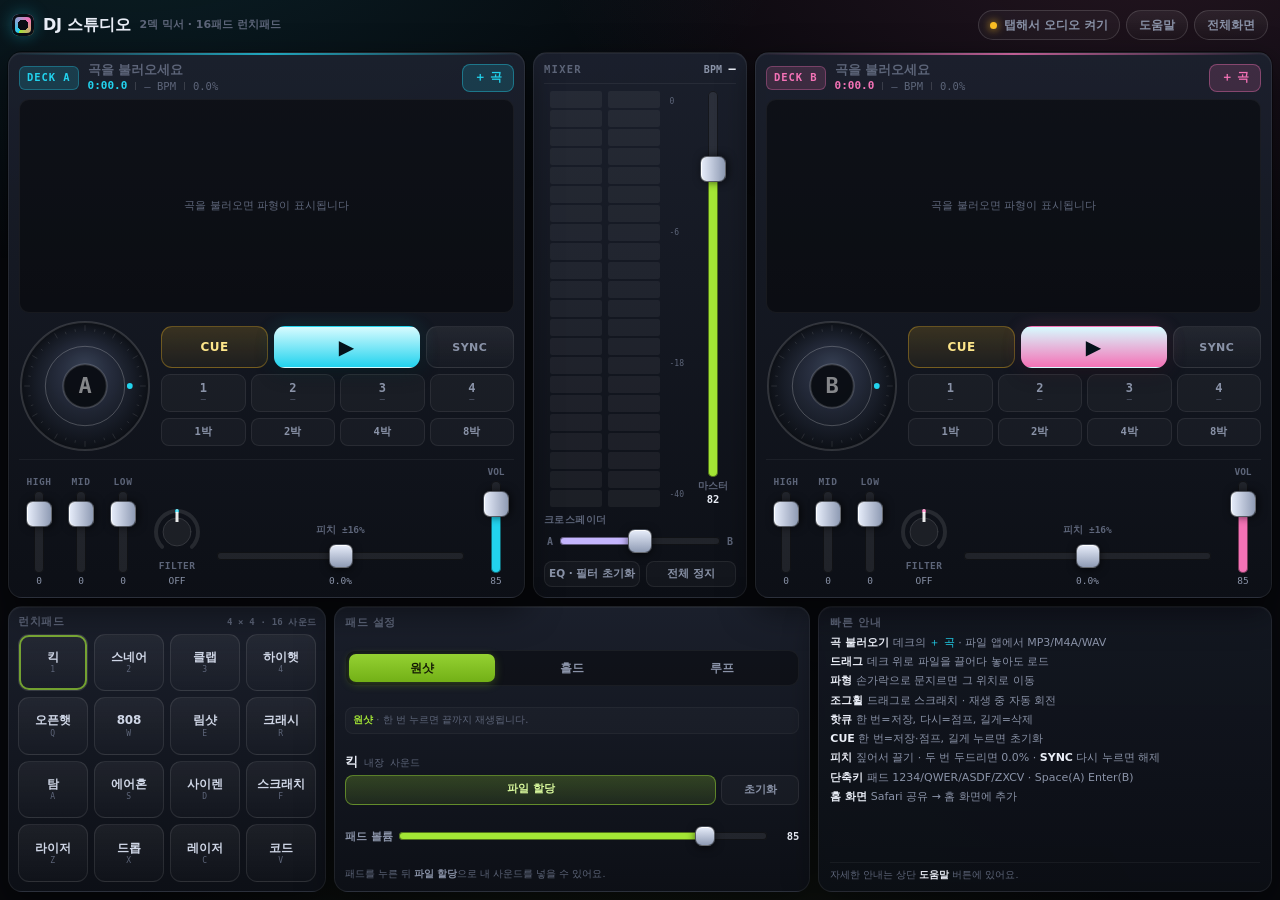
<file: dj-studio/index.html>
<!doctype html>
<html lang="ko">
<head>
<meta charset="utf-8">
<meta name="viewport" content="width=device-width, initial-scale=1, maximum-scale=1, user-scalable=no, viewport-fit=cover">
<title>DJ 스튜디오 · 런치패드</title>
<meta name="description" content="아이패드에서 바로 쓰는 2덱 DJ 믹서 + 16패드 런치패드. 외부 음원 불러오기, 파형, 조그휠, 핫큐, 루프, EQ, 필터, 내장 16종 사운드.">
<meta name="apple-mobile-web-app-capable" content="yes">
<meta name="mobile-web-app-capable" content="yes">
<meta name="apple-mobile-web-app-title" content="DJ 스튜디오">
<meta name="apple-mobile-web-app-status-bar-style" content="black-translucent">
<meta name="theme-color" content="#07080c">
<meta name="format-detection" content="telephone=no">
<link rel="manifest" href='data:application/manifest+json,{"name":"DJ %EC%8A%A4%ED%8A%9C%EB%94%94%EC%98%A4","short_name":"DJ","display":"fullscreen","orientation":"landscape","background_color":"%2307080c","theme_color":"%2307080c","start_url":"./","icons":[]}'>
<link rel="apple-touch-icon" href="[data-uri]">
<link rel="icon" href="[data-uri]">
<link rel="stylesheet" href="css/styles.css?v=1.1.3">
</head>
<body>
<div class="app">
  <header class="topbar">
    <div class="brand">
      <span class="brand__mark" aria-hidden="true"></span>
      <span class="brand__name">DJ 스튜디오</span>
      <span class="brand__sub">2덱 믹서 · 16패드 런치패드</span>
    </div>
    <div class="topbar__right">
      <button class="badge badge--audio" id="audioBadge" type="button" aria-live="polite">
        <span class="dot"></span><span id="audioText">탭해서 오디오 켜기</span>
      </button>
      <button class="btn btn--chip" id="helpBtn" type="button">도움말</button>
      <button class="btn btn--chip" id="fsBtn" type="button">전체화면</button>
    </div>
  </header>

  <main class="stage">
    <section class="deck" data-deck="A"></section>

    <section class="mixer">
      <div class="mixer__head"><span>MIXER</span><span class="mixer__bpm">BPM <b data-el="masterbpm">—</b></span></div>
      <div class="mixer__body">
        <div class="vu">
          <canvas data-el="vu" width="120" height="300"></canvas>
          <div class="vu__scale"><span>0</span><span>-6</span><span>-18</span><span>-40</span></div>
        </div>
        <div class="master">
          <div class="vwrap">
            <input type="range" class="vrange" data-el="master" min="0" max="100" value="82" aria-label="마스터 볼륨">
          </div>
          <div class="master__label">마스터<b data-el="masterval">82</b></div>
        </div>
      </div>
      <div class="xf">
        <div class="xf__label">크로스페이더</div>
        <div class="xf__side"><span>A</span>
          <input type="range" class="hrange" data-el="xf" min="0" max="100" value="50" aria-label="크로스페이더">
        <span>B</span></div>
      </div>
      <div class="mixer__foot">
        <button class="btn btn--ghost" data-act="resetfx" type="button">EQ · 필터 초기화</button>
        <button class="btn btn--ghost" data-act="stopall" type="button">전체 정지</button>
      </div>
    </section>

    <section class="deck" data-deck="B"></section>
  </main>

  <section class="padbank">
    <div class="padgrid__wrap">
      <div class="padgrid__head"><span>런치패드</span><span class="padgrid__hint">4 × 4 · 16 사운드</span></div>
      <div class="padgrid" id="padgrid"></div>
    </div>

    <div class="padside">
      <div class="padside__head">패드 설정</div>
      <div class="segmented" id="padMode" role="group" aria-label="패드 모드">
        <button type="button" data-mode="oneshot" class="is-on">원샷</button>
        <button type="button" data-mode="hold">홀드</button>
        <button type="button" data-mode="loop">루프</button>
      </div>
      <div class="modedesc" data-el="modedesc"><b>원샷</b> · 한 번 누르면 끝까지 재생됩니다.</div>
      <div class="padsel">
        <div class="padsel__title"><b data-el="padselName">킥</b><span data-el="padselTag">내장 사운드</span></div>
        <div class="padsel__row">
          <label class="btn btn--mini" data-act="padassign">파일 할당<input class="filehit" type="file" accept="audio/*,.mp3,.m4a,.mp4,.aac,.wav,.aif,.aiff,.caf,.flac,.ogg,.oga,.opus,.webm,.m4b" data-el="padfile"></label>
          <button class="btn btn--mini btn--ghost" data-act="padclear" type="button">초기화</button>
        </div>
      </div>
      <div class="padvol">
        <span>패드 볼륨</span>
        <input type="range" class="hrange hrange--sm" data-el="padvol" min="0" max="100" value="85" aria-label="패드 볼륨">
        <b data-el="padvolval">85</b>
      </div>
      <div class="padside__note">패드를 누른 뒤 <b>파일 할당</b>으로 내 사운드를 넣을 수 있어요.</div>
    </div>

    <div class="padhelp">
      <div class="padhelp__head">빠른 안내</div>
      <ul>
        <li><b>곡 불러오기</b> 데크의 <i>＋ 곡</i> · 파일 앱에서 MP3/M4A/WAV</li>
        <li><b>드래그</b> 데크 위로 파일을 끌어다 놓아도 로드</li>
        <li><b>파형</b> 손가락으로 문지르면 그 위치로 이동</li>
        <li><b>조그휠</b> 드래그로 스크래치 · 재생 중 자동 회전</li>
        <li><b>핫큐</b> 한 번=저장, 다시=점프, 길게=삭제</li>
        <li><b>CUE</b> 한 번=저장·점프, 길게 누르면 초기화</li>
        <li><b>피치</b> 짚어서 끌기 · 두 번 두드리면 0.0% · <b>SYNC</b> 다시 누르면 해제</li>
        <li><b>단축키</b> 패드 1234/QWER/ASDF/ZXCV · Space(A) Enter(B)</li>
        <li><b>홈 화면</b> Safari 공유 → 홈 화면에 추가</li>
      </ul>
      <div class="padhelp__foot">자세한 안내는 상단 <b>도움말</b> 버튼에 있어요.</div>
    </div>
  </section>
</div>

<div class="modal" id="helpModal" hidden>
  <div class="modal__card">
    <div class="modal__head">
      <h2>사용 안내</h2>
      <button class="btn btn--chip" id="helpClose" type="button">닫기</button>
    </div>
    <div class="modal__body">
      <h3>1. 소리 켜기</h3>
      <p>iOS는 첫 터치 전까지 소리를 막습니다. 화면 아무 곳이나 한 번 누르면 상단 배지가 <b>오디오 켜짐</b>으로 바뀝니다.</p>
      <p>아이패드·아이폰 옆면의 <b>무음 스위치</b>가 켜져 있어도 이 앱은 소리가 나도록 오디오 세션을 <b>playback</b>으로 잡습니다(iPadOS 16.4 이상). 그래도 소리가 안 들리면 볼륨 버튼과 무음 스위치를 한 번 확인해 주세요.</p>
      <h3>2. 곡 불러오기</h3>
      <p>DECK A / DECK B의 <b>＋ 곡</b> 버튼을 누르고 파일 앱에서 MP3·M4A·WAV·AAC를 고르세요. 데크 위로 파일을 끌어다 놓아도 됩니다. 곡을 넣으면 파형과 BPM이 자동으로 표시됩니다.</p>
      <h3>3. 데크 조작</h3>
      <ul>
        <li><b>파형</b> — 문지르면 그 위치로 이동합니다.</li>
        <li><b>조그휠</b> — 드래그하면 스크래치하듯 위치가 움직이고, 재생 중에는 휠이 돌아갑니다.</li>
        <li><b>CUE</b> — 재생 중 누르면 큐 지점으로 돌아가 멈추고, 멈춰 있으면 큐 지점부터 재생합니다. 큐가 없으면 지금 위치를 큐로 저장합니다. <b>길게 누르면 초기화</b>(큐 지점 삭제).</li>
        <li><b>핫큐 1~4</b> — 한 번 누르면 지금 위치 저장, 다시 누르면 그 지점으로 점프, 길게 누르면 삭제.</li>
        <li><b>루프 1/2/4/8박</b> — 지금 위치부터 그 박자만큼 반복합니다. 같은 버튼을 다시 누르면 해제.</li>
        <li><b>피치 ±16%</b> — 슬라이더로 속도(과 음정)를 바꿉니다. <b>SYNC</b>는 반대편 데크 BPM에 속도와 박자를 맞추고, <b>SYNC를 다시 누르면 해제</b>되어 원래 속도(0.0%)로 돌아갑니다. 피치 슬라이더를 직접 움직여도 SYNC은 풀립니다. <b>피치 바를 두 번 두드리면 0.0%로 초기화</b>됩니다.</li>
        <li><b>페이더·슬라이더</b> — 피치 바·채널 볼륨·EQ·마스터·크로스페이더·패드 볼륨 모두 <b>손가락으로 트랙 아무 곳이나 짚어도 그 자리로 바로 움직입니다</b>(작은 손잡이를 정확히 집지 않아도 됨).</li>
        <li><b>EQ LOW/MID/HIGH · 필터</b> — 필터 노브는 왼쪽이 로우패스(LPF), 오른쪽이 하이패스(HPF)입니다. 두 번 두드리면 중앙으로 돌아갑니다.</li>
      </ul>
      <h3>4. 런치패드</h3>
      <p>16개 사운드가 내장되어 있어 파일 없이도 바로 연주할 수 있습니다. 패드를 누른 뒤 <b>파일 할당</b>을 누르면 내 오디오 파일이 그 패드에 들어갑니다.</p>
      <p><b>원샷</b> 끝까지 재생 · <b>홀드</b> 누르는 동안만 · <b>루프</b> 누르는 동안 반복.</p>
      <h3>5. 홈 화면에 추가</h3>
      <p>Safari의 공유 버튼 → <b>홈 화면에 추가</b>를 하면 주소창 없이 전체 화면 앱처럼 열립니다. 인터넷 연결 없이도 동작합니다.</p>
      <h3>단축키</h3>
      <p>패드 <b>1 2 3 4 / Q W E R / A S D F / Z X C V</b> · 데크 A 재생 <b>Space</b> · 데크 B 재생 <b>Enter</b> · 크로스페이더 <b>← →</b></p>
      <p class="modal__ver">v1.1.3 · CUE 길게 눌러 초기화 추가</p>
    </div>
  </div>
</div>

<div class="toast" id="toast" role="status" aria-live="polite"></div>

<script src="js/audio-engine.js?v=1.1.3"></script>
<script src="js/deck.js?v=1.1.3"></script>
<script src="js/pads.js?v=1.1.3"></script>
<script src="js/app.js?v=1.1.3"></script>
</body>
</html>
</file>
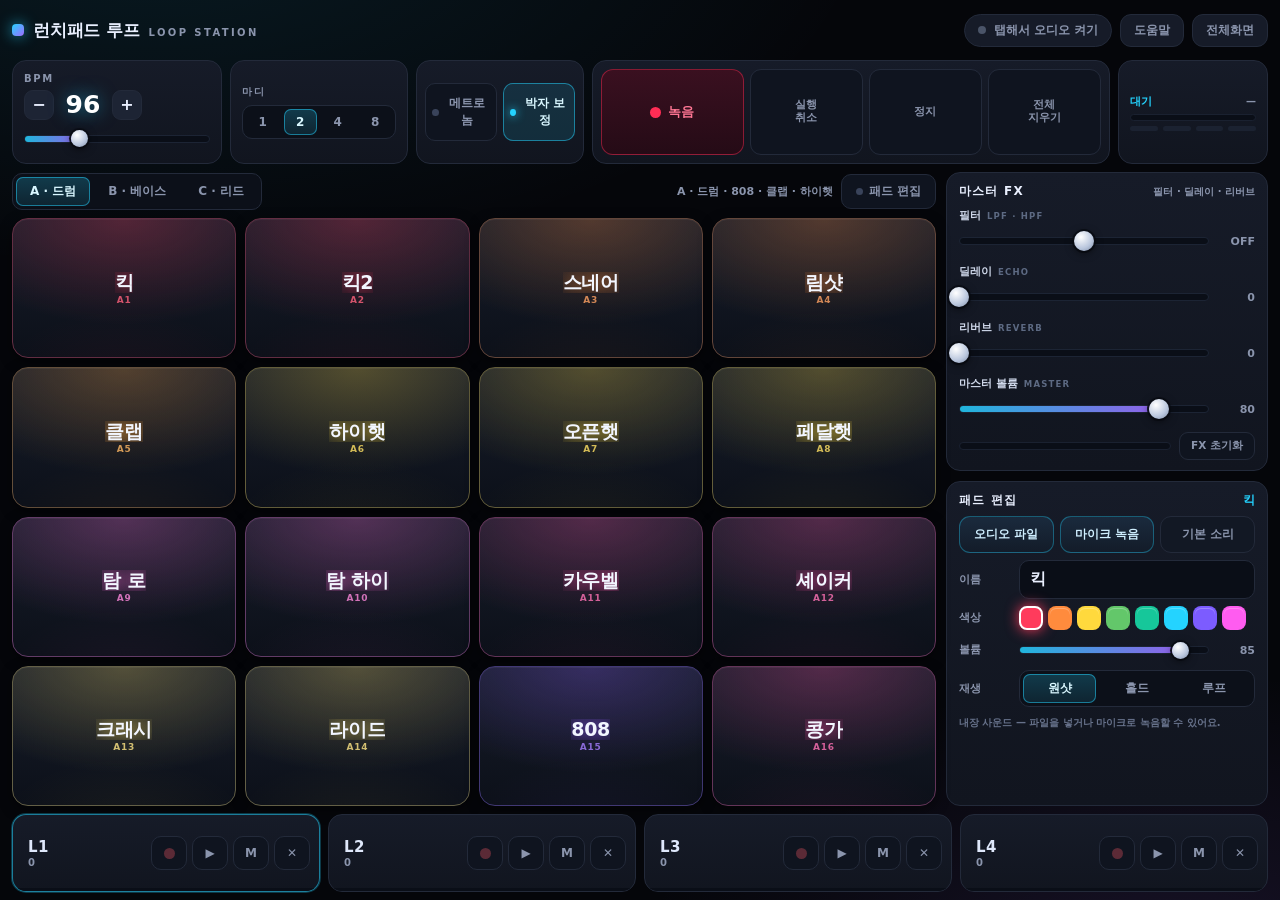
<file: launchpad/index.html>
<!doctype html>
<html lang="ko">
<head>
<meta charset="utf-8">
<meta name="viewport" content="width=device-width, initial-scale=1, maximum-scale=1, user-scalable=no, viewport-fit=cover">
<title>런치패드 루프 스테이션</title>
<meta name="description" content="아이패드에서 바로 쓰는 48패드 런치패드 + 실시간 루프 스테이션. 내장 48사운드, 내 오디오 파일·마이크 녹음, 4레이어 오버더빙, 마스터 FX.">
<meta name="apple-mobile-web-app-capable" content="yes">
<meta name="mobile-web-app-capable" content="yes">
<meta name="apple-mobile-web-app-title" content="런치패드 루프">
<meta name="apple-mobile-web-app-status-bar-style" content="black-translucent">
<meta name="theme-color" content="#05060a">
<meta name="format-detection" content="telephone=no">
<link rel="manifest" href='data:application/manifest+json,{"name":"%EB%9F%B0%EC%B9%98%ED%8C%A8%EB%93%9C%20%EB%A3%A8%ED%94%84","short_name":"%EB%9F%B0%EC%B9%98%ED%8C%A8%EB%93%9C","display":"fullscreen","orientation":"any","background_color":"%2305060a","theme_color":"%2305060a","start_url":"./","icons":[]}'>
<link rel="apple-touch-icon" href="[data-uri]">
<link rel="icon" href="[data-uri]">
<style>
/* ===========================================================
   styles.css — 아이패드 런치패드 루프 스테이션
   가로(1180×820)·세로(820×1180) 한 화면 · 네온 LED 패드
   =========================================================== */
:root {
  --bg: #05060a;
  --bg2: #0b0e17;
  --panel: #11151f;
  --panel2: #161b28;
  --line: #232a3a;
  --txt: #eaf0ff;
  --dim: #8b95ad;
  --accent: #24d3ff;
  --accent2: #a06bff;
  --rec: #ff2d55;
  --ok: #2ee6a8;
  --warn: #ffb300;
  --r: 14px;
  --safe: env(safe-area-inset-bottom, 0px);
}

* { box-sizing: border-box; -webkit-tap-highlight-color: transparent; }

html, body {
  margin: 0;
  padding: 0;
  height: 100%;
  background: var(--bg);
  color: var(--txt);
  font-family: -apple-system, BlinkMacSystemFont, "SF Pro Text", "Apple SD Gothic Neo", "Pretendard", system-ui, sans-serif;
  overflow: hidden;
  overscroll-behavior: none;
  -webkit-user-select: none;
  user-select: none;
  touch-action: manipulation;
}

body {
  height: 100dvh;
  background:
    radial-gradient(1200px 600px at 12% -10%, rgba(36, 211, 255, 0.10), transparent 60%),
    radial-gradient(900px 500px at 92% 108%, rgba(160, 107, 255, 0.12), transparent 60%),
    var(--bg);
}

button, input { font: inherit; color: inherit; }
button { cursor: pointer; border: 0; background: none; }

.app {
  display: grid;
  grid-template-rows: 44px 104px minmax(0, 1fr) 78px;
  gap: 8px;
  height: 100dvh;
  padding: 8px 12px calc(8px + var(--safe));
}

/* ---------------- 상단 ---------------- */
.topbar {
  display: flex;
  align-items: center;
  justify-content: space-between;
  min-height: 0;
}
.brand { display: flex; align-items: baseline; gap: 9px; }
.brand__mark {
  width: 12px; height: 12px; border-radius: 4px;
  background: linear-gradient(135deg, var(--accent), var(--accent2));
  box-shadow: 0 0 14px rgba(36, 211, 255, 0.7);
  align-self: center;
}
.brand__name { font-size: 17px; font-weight: 800; letter-spacing: -0.2px; }
.brand__sub { font-size: 10px; letter-spacing: 2.4px; color: var(--dim); font-weight: 700; }
.topbar__right { display: flex; align-items: center; gap: 8px; }

.badge {
  display: inline-flex; align-items: center; gap: 8px;
  padding: 7px 13px; border-radius: 999px;
  background: #161b28; border: 1px solid var(--line);
  font-size: 12px; font-weight: 700; color: var(--dim);
}
.badge .dot {
  width: 8px; height: 8px; border-radius: 50%;
  background: #4a5468; box-shadow: none; transition: 0.2s;
}
.badge.is-live { color: var(--ok); border-color: rgba(46, 230, 168, 0.45); }
.badge.is-live .dot { background: var(--ok); box-shadow: 0 0 12px var(--ok); }

.btn--chip {
  padding: 7px 13px; border-radius: 11px; font-size: 12px; font-weight: 700;
  background: #161b28; border: 1px solid var(--line); color: var(--dim);
}
.btn--chip:active { background: #1e2534; }

/* ---------------- 수송 바 ---------------- */
.transport {
  display: grid;
  grid-template-columns: 210px 178px 168px minmax(300px, 1fr) 150px;
  gap: 8px;
  min-height: 0;
}
.t-box {
  background: linear-gradient(180deg, var(--panel2), var(--panel));
  border: 1px solid var(--line);
  border-radius: var(--r);
  padding: 8px 11px;
  display: flex;
  flex-direction: column;
  justify-content: center;
  gap: 6px;
  min-width: 0;
  position: relative;
  overflow: hidden;
}
.t-label { font-size: 10px; letter-spacing: 1.6px; color: var(--dim); font-weight: 800; }

.t-bpm .bpm-row { display: flex; align-items: center; gap: 6px; }
.bpm-val {
  font-size: 25px; font-weight: 800; line-height: 1;
  font-variant-numeric: tabular-nums;
  min-width: 46px; text-align: center;
  color: #fff; text-shadow: 0 0 18px rgba(36, 211, 255, 0.5);
}
.nudge {
  width: 30px; height: 30px; border-radius: 9px;
  background: #1d2434; border: 1px solid var(--line);
  font-size: 16px; font-weight: 800; color: var(--txt);
  display: grid; place-items: center;
}
.nudge:active { background: #2a3346; }

.seg { display: flex; gap: 4px; background: #0c1019; border: 1px solid var(--line); border-radius: 10px; padding: 3px; }
.seg button {
  flex: 1; padding: 6px 4px; border-radius: 7px;
  font-size: 12px; font-weight: 700; color: var(--dim); white-space: nowrap;
}
.seg button.is-on {
  background: linear-gradient(180deg, rgba(36, 211, 255, 0.22), rgba(36, 211, 255, 0.10));
  color: #d9f7ff; box-shadow: inset 0 0 0 1px rgba(36, 211, 255, 0.5);
}

.t-toggles { flex-direction: row; align-items: center; gap: 6px; padding: 8px; }
.toggle {
  flex: 1; display: inline-flex; align-items: center; justify-content: center; gap: 6px;
  padding: 11px 6px; border-radius: 10px; font-size: 12px; font-weight: 800;
  background: #0f141f; border: 1px solid var(--line); color: var(--dim);
}
.toggle i {
  width: 7px; height: 7px; border-radius: 50%; background: #39435a; transition: 0.15s;
}
.toggle.is-on { color: #d9f7ff; border-color: rgba(36, 211, 255, 0.5); background: rgba(36, 211, 255, 0.12); }
.toggle.is-on i { background: var(--accent); box-shadow: 0 0 10px var(--accent); }

.t-rec { flex-direction: row; align-items: center; gap: 6px; padding: 8px; }
.rec {
  flex: 1.25; display: inline-flex; align-items: center; justify-content: center; gap: 7px;
  height: 100%; min-height: 44px; border-radius: 12px;
  background: linear-gradient(180deg, #3a1020, #250b16);
  border: 1px solid rgba(255, 45, 85, 0.45);
  color: #ff7794; font-weight: 800; font-size: 13px;
}
.rec .rec__dot { width: 11px; height: 11px; border-radius: 50%; background: var(--rec); }
.rec.is-armed { border-color: var(--rec); color: #fff; animation: pulse 1.1s infinite; }
.rec.is-on {
  background: linear-gradient(180deg, #ff2d55, #c00a2c); color: #fff;
  border-color: #ff5e7e; box-shadow: 0 0 22px rgba(255, 45, 85, 0.55);
}
.rec.is-on .rec__dot { background: #fff; animation: blink 0.8s infinite; }
@keyframes blink { 50% { opacity: 0.2; } }
@keyframes pulse { 50% { box-shadow: 0 0 18px rgba(255, 45, 85, 0.6); } }

.tbtn {
  flex: 1; height: 100%; min-height: 44px; border-radius: 11px;
  background: #0f141f; border: 1px solid var(--line);
  color: var(--dim); font-size: 11px; font-weight: 800; padding: 0 4px;
  line-height: 1.15;
}
.tbtn:active { background: #1c2331; color: var(--txt); }
.tbtn--warn.is-arm { color: #fff; background: #b3261e; border-color: #ff6b61; }

.t-pos { gap: 5px; }
.pos-head { display: flex; align-items: baseline; justify-content: space-between; gap: 8px; }
.pos-head span { font-size: 11px; font-weight: 800; color: var(--accent); letter-spacing: 0.2px; }
.pos-head b { font-size: 10px; color: var(--dim); font-weight: 700; font-variant-numeric: tabular-nums; }
.pos-bar { height: 7px; border-radius: 4px; background: #0a0e17; overflow: hidden; border: 1px solid #1a2130; }
.pos-bar__fill {
  height: 100%; width: 0;
  background: linear-gradient(90deg, var(--accent), var(--accent2));
  box-shadow: 0 0 12px rgba(36, 211, 255, 0.7);
}
.beats { display: flex; gap: 5px; }
.beats i { flex: 1; height: 5px; border-radius: 3px; background: #1b2231; }
.beats i.is-on { background: var(--accent); box-shadow: 0 0 10px var(--accent); }

/* ---------------- 무대 ---------------- */
.stage {
  display: grid;
  grid-template-columns: minmax(0, 1fr) 322px;
  gap: 10px;
  min-height: 0;
}

.padarea { display: grid; grid-template-rows: 38px minmax(0, 1fr); gap: 8px; min-height: 0; }

.bankbar { display: flex; align-items: center; justify-content: space-between; gap: 10px; min-width: 0; }
.seg--bank { flex: 0 0 auto; }
.seg--bank button { padding: 6px 14px; font-size: 12px; }
.bankbar__right { display: flex; align-items: center; gap: 8px; min-width: 0; }
.hint {
  font-size: 11px; color: var(--dim); font-weight: 700;
  white-space: nowrap; overflow: hidden; text-overflow: ellipsis;
}
#editBtn { flex: 0 0 auto; padding: 8px 14px; }
body.is-edit #editBtn.is-on { background: rgba(160, 107, 255, 0.18); border-color: rgba(160, 107, 255, 0.6); color: #e8dcff; }

.padgrid {
  display: grid;
  grid-template-columns: repeat(4, minmax(0, 1fr));
  grid-template-rows: repeat(4, minmax(0, 1fr));
  gap: 9px;
  min-height: 0;
  touch-action: none;
}

.pad {
  position: relative;
  border-radius: 16px;
  background: linear-gradient(180deg, #171d2a, #0c1019);
  background:
    radial-gradient(120% 110% at 50% 0%, color-mix(in srgb, var(--c) 26%, transparent), transparent 70%),
    linear-gradient(180deg, #171d2a, #0c1019);
  border: 1px solid #26303f;
  border-color: color-mix(in srgb, var(--c) 30%, #202838);
  box-shadow: inset 0 1px 0 rgba(255, 255, 255, 0.05), 0 4px 14px rgba(0, 0, 0, 0.45);
  display: flex;
  flex-direction: column;
  align-items: center;
  justify-content: center;
  gap: 2px;
  overflow: hidden;
  padding: 8px 6px;
  transition: transform 0.05s linear, box-shadow 0.12s, border-color 0.12s;
  touch-action: none;
  -webkit-user-select: none;
}
.pad__glow {
  position: absolute; inset: 0;
  background: var(--c);
  background: radial-gradient(80% 70% at 50% 115%, color-mix(in srgb, var(--c) 34%, transparent), transparent 70%);
  opacity: 0.16; pointer-events: none;
}
.pad__name {
  position: relative;
  font-size: clamp(13px, 1.55vw, 19px);
  font-weight: 800;
  letter-spacing: -0.3px;
  color: #f2f6ff;
  text-align: center;
  line-height: 1.1;
  max-width: 100%;
  overflow: hidden;
  text-overflow: ellipsis;
  white-space: nowrap;
  text-shadow: 0 0 16px var(--c);
}
.pad__tag {
  position: relative;
  font-size: 9px; font-weight: 800; letter-spacing: 0.8px;
  color: var(--c);
  color: color-mix(in srgb, var(--c) 80%, #ffffff);
  opacity: 0.8;
}
.pad__mode {
  position: absolute; top: 7px; right: 8px;
  font-size: 8px; font-weight: 800; color: var(--dim); letter-spacing: 0.5px;
}
.pad.is-custom { border-color: var(--c); border-color: color-mix(in srgb, var(--c) 75%, #fff); }
.pad.is-custom .pad__tag { color: #fff; opacity: 0.95; }
.pad__ripple {
  position: absolute; left: 50%; top: 50%;
  width: 12px; height: 12px; margin: -6px 0 0 -6px;
  border-radius: 50%;
  background: var(--c);
  background: color-mix(in srgb, var(--c) 60%, #fff);
  opacity: 0; pointer-events: none;
}
.pad.is-hit {
  border-color: var(--c);
  box-shadow: 0 0 0 2px var(--c), 0 0 34px var(--c);
  box-shadow: 0 0 0 2px color-mix(in srgb, var(--c) 55%, transparent),
    0 0 34px color-mix(in srgb, var(--c) 65%, transparent),
    inset 0 0 40px color-mix(in srgb, var(--c) 30%, transparent);
  background: linear-gradient(180deg, #1b2330, #10161f);
  transform: scale(0.972);
}
.pad.is-hit .pad__ripple { animation: ripple 0.42s ease-out; }
@keyframes ripple {
  0% { opacity: 0.85; transform: scale(0.4); }
  100% { opacity: 0; transform: scale(14); }
}

.padgrid.is-edit .pad { border-style: dashed; }
.pad.is-sel {
  border-style: solid;
  border-color: #fff;
  box-shadow: 0 0 0 2px #fff, 0 0 26px rgba(255, 255, 255, 0.35);
}

/* ---------------- 사이드 ---------------- */
.side { display: grid; grid-template-rows: minmax(0, auto) minmax(0, 1fr); gap: 10px; min-height: 0; }

.panel {
  background: linear-gradient(180deg, var(--panel2), var(--panel));
  border: 1px solid var(--line);
  border-radius: var(--r);
  padding: 10px 12px;
  min-height: 0;
  display: flex;
  flex-direction: column;
  gap: 8px;
  overflow: hidden;
}
.panel__head { display: flex; align-items: center; justify-content: space-between; gap: 8px; }
.panel__head b { font-size: 12px; letter-spacing: 1.2px; font-weight: 800; }
.panel__sub { font-size: 10px; color: var(--dim); font-weight: 700; }
#editPadName { font-size: 12px; font-weight: 800; color: var(--accent); max-width: 150px; overflow: hidden; text-overflow: ellipsis; white-space: nowrap; }

.fxrow { display: flex; flex-direction: column; gap: 3px; }
.fxrow__label { display: flex; align-items: baseline; gap: 6px; font-size: 11px; font-weight: 700; color: #cfd8ea; }
.fxrow__label i { font-style: normal; font-size: 8.5px; letter-spacing: 1.2px; color: #5d6a83; font-weight: 800; }

/* 커스텀 슬라이더 */
.slider {
  position: relative;
  display: flex;
  align-items: center;
  gap: 8px;
  height: 30px;
  touch-action: none;
  cursor: pointer;
}
.slider__rail { position: relative; flex: 1; height: 12px; display: flex; align-items: center; }
.slider__track {
  position: relative;
  width: 100%; height: 8px; border-radius: 5px;
  background: #0a0e17; border: 1px solid #1c2434;
  overflow: hidden;
}
.slider__fill {
  position: absolute; left: 0; top: 0;
  height: 100%; width: var(--p, 0%);
  background: linear-gradient(90deg, rgba(36, 211, 255, 0.85), rgba(160, 107, 255, 0.9));
  box-shadow: 0 0 12px rgba(36, 211, 255, 0.45);
}
.slider__knob {
  position: absolute; left: var(--p, 0%); top: 50%;
  width: 20px; height: 20px; margin: -10px 0 0 -10px;
  border-radius: 50%;
  background: radial-gradient(circle at 35% 30%, #ffffff, #b9c6dd 60%, #7d8aa3);
  box-shadow: 0 2px 8px rgba(0, 0, 0, 0.6), 0 0 0 2px rgba(11, 14, 23, 0.9);
  pointer-events: none;
}
.slider.is-drag .slider__knob { box-shadow: 0 2px 8px rgba(0, 0, 0, 0.6), 0 0 0 3px rgba(36, 211, 255, 0.55); }
.slider__val {
  width: 38px; text-align: right; font-size: 11px; font-weight: 800;
  color: var(--dim); font-variant-numeric: tabular-nums;
}
.slider--sm { height: 26px; }
.slider--sm .slider__knob { width: 17px; height: 17px; margin: -8.5px 0 0 -8.5px; }

.fx-foot { display: flex; align-items: center; gap: 8px; margin-top: auto; }
.mini {
  padding: 6px 11px; border-radius: 9px; font-size: 10.5px; font-weight: 800;
  background: #0f141f; border: 1px solid var(--line); color: var(--dim);
}
.vu {
  flex: 1; height: 8px; border-radius: 4px; background: #0a0e17; border: 1px solid #1a2130;
  overflow: hidden; display: flex; align-items: flex-end;
}
.vu i { display: block; width: 100%; height: 0%; background: linear-gradient(90deg, var(--accent), var(--ok)); transition: height 0.06s linear; }
.vu.is-hot i { background: linear-gradient(90deg, var(--warn), var(--rec)); }

/* 편집 패널 */
.panel--editor { gap: 7px; overflow: auto; }
.editor { display: flex; flex-direction: column; gap: 7px; }
.field { display: flex; align-items: center; gap: 8px; min-width: 0; }
.field > span { font-size: 10.5px; font-weight: 800; color: var(--dim); width: 52px; flex: 0 0 auto; }
.field--buttons { gap: 6px; flex-wrap: wrap; }
.fbtn {
  flex: 1; min-width: 0; padding: 10px 6px; border-radius: 11px;
  background: linear-gradient(180deg, #1a2a3d, #131c29);
  border: 1px solid rgba(36, 211, 255, 0.35);
  color: #cfefff; font-size: 11.5px; font-weight: 800;
  position: relative; overflow: hidden; text-align: center;
  display: inline-flex; align-items: center; justify-content: center;
}
.fbtn:active { background: #24374d; }
.fbtn--ghost { background: #121824; border-color: var(--line); color: var(--dim); }
.fbtn.is-rec { background: linear-gradient(180deg, #ff2d55, #c00a2c); color: #fff; border-color: #ff6b8b; }
/* iOS 파일 앱이 열리도록 display:none 대신 투명 오버레이 */
.fbtn input[type="file"] {
  position: absolute;
  inset: 0;
  width: 100%;
  height: 100%;
  opacity: 0;
  border: 0;
  padding: 0;
  cursor: pointer;
  font-size: 16px; /* iOS 확대 방지 */
}
.txt {
  flex: 1; min-width: 0; padding: 9px 10px; border-radius: 10px;
  background: #0a0e17; border: 1px solid var(--line); color: var(--txt);
  font-size: 16px; /* iOS 자동 확대 방지 */
  font-weight: 700;
  -webkit-user-select: text; user-select: text;
}
.txt:focus { outline: none; border-color: rgba(36, 211, 255, 0.6); }
.swatches { display: flex; gap: 5px; flex-wrap: wrap; }
.swatch {
  width: 24px; height: 24px; border-radius: 8px;
  background: var(--c); border: 2px solid transparent;
  box-shadow: inset 0 1px 0 rgba(255, 255, 255, 0.25);
}
.swatch.is-on { border-color: #fff; box-shadow: 0 0 14px var(--c); }
.editor__note { margin: 2px 0 0; font-size: 10px; line-height: 1.35; color: #66718a; font-weight: 600; }
.field--mode .seg { flex: 1; }

/* ---------------- 레이어 ---------------- */
.layers {
  display: grid;
  grid-template-columns: repeat(4, minmax(0, 1fr));
  gap: 8px;
  min-height: 0;
}
.layer {
  position: relative;
  display: grid;
  grid-template-columns: 58px minmax(0, 1fr);
  grid-template-rows: minmax(0, 1fr);
  align-items: center;
  gap: 8px;
  padding: 7px 9px;
  border-radius: var(--r);
  background: linear-gradient(180deg, var(--panel2), var(--panel));
  border: 1px solid var(--line);
  min-height: 0;
  overflow: hidden;
}
.layer.is-active { border-color: rgba(36, 211, 255, 0.55); box-shadow: 0 0 0 1px rgba(36, 211, 255, 0.25); }
.layer.is-rec { border-color: var(--rec); box-shadow: 0 0 20px rgba(255, 45, 85, 0.32); }
.layer.is-muted { opacity: 0.55; }
.layer.is-paused .layer__name i { color: var(--warn); }
.layer__name { display: flex; flex-direction: column; align-items: flex-start; gap: 1px; }
.layer__name b { font-size: 15px; font-weight: 900; letter-spacing: 0.4px; color: #dfe8fb; }
.layer__count { font-style: normal; font-size: 10px; font-weight: 800; color: var(--dim); font-variant-numeric: tabular-nums; }
.layer.has-events .layer__name b { color: var(--accent); text-shadow: 0 0 14px rgba(36, 211, 255, 0.5); }
.layer__btns { display: flex; gap: 5px; justify-content: flex-end; }
.lbtn {
  width: 36px; height: 34px; border-radius: 10px;
  background: #0f141f; border: 1px solid var(--line);
  color: var(--dim); font-size: 12px; font-weight: 800;
  display: grid; place-items: center;
}
.lbtn:active { background: #1d2534; }
.lbtn--rec span { width: 11px; height: 11px; border-radius: 50%; background: #5b2a36; display: block; }
.lbtn--rec.is-on { background: #3a0d18; border-color: var(--rec); }
.lbtn--rec.is-on span { background: var(--rec); box-shadow: 0 0 12px var(--rec); }
.lbtn.is-on { color: #fff; background: rgba(255, 45, 85, 0.2); border-color: rgba(255, 45, 85, 0.5); }
.layer__bar { position: absolute; left: 0; right: 0; bottom: 0; height: 3px; background: #0a0e17; }
.layer__bar i { display: block; height: 100%; width: 0; background: linear-gradient(90deg, var(--accent), var(--accent2)); }
.layer.has-events .layer__bar i { width: 100%; opacity: 0.75; }

/* ---------------- 도움말 ---------------- */
.modal {
  position: fixed; inset: 0; z-index: 50;
  background: rgba(3, 5, 9, 0.78);
  backdrop-filter: blur(8px);
  display: grid; place-items: center;
  padding: 20px;
}
.modal[hidden] { display: none; }
.modal__card {
  width: min(760px, 100%);
  max-height: min(88dvh, 720px);
  overflow: auto;
  background: linear-gradient(180deg, #141a26, #0b0f18);
  border: 1px solid #2a3346;
  border-radius: 18px;
  padding: 18px 20px 24px;
}
.modal__head { display: flex; align-items: center; justify-content: space-between; position: sticky; top: -18px; background: linear-gradient(180deg, #141a26, #111724); padding: 6px 0 10px; }
.modal__head h2 { margin: 0; font-size: 18px; }
.modal__body h3 { margin: 16px 0 6px; font-size: 13px; color: var(--accent); letter-spacing: 0.4px; }
.modal__body p, .modal__body li { font-size: 12.5px; line-height: 1.6; color: #c3ccdf; margin: 4px 0; }
.modal__body ul { padding-left: 18px; margin: 4px 0; }
.modal__body b { color: #fff; }
.modal__ver { margin-top: 18px; font-size: 11px; color: #5d6a83; }

.toast {
  position: fixed; left: 50%; bottom: calc(96px + var(--safe));
  transform: translate(-50%, 12px);
  padding: 11px 18px; border-radius: 12px;
  background: rgba(18, 24, 36, 0.96);
  border: 1px solid #2b3548;
  box-shadow: 0 12px 34px rgba(0, 0, 0, 0.55);
  font-size: 12.5px; font-weight: 700; color: #e6eeff;
  opacity: 0; pointer-events: none;
  transition: opacity 0.18s, transform 0.18s;
  z-index: 60;
  max-width: min(560px, 86vw);
  text-align: center;
}
.toast.is-on { opacity: 1; transform: translate(-50%, 0); }

/* ---------------- 세로(포트레이트) ---------------- */
@media (max-aspect-ratio: 1/1) {
  .app {
    grid-template-rows: 38px auto minmax(0, 1fr) auto;
    gap: 6px;
    padding: 8px 10px calc(8px + var(--safe));
  }
  .transport { grid-template-columns: 1fr 1fr; gap: 6px; }
  .t-box { padding: 6px 10px; gap: 4px; }
  .t-bpm { min-height: 84px; }
  .t-bpm .bpm-row { gap: 4px; }
  .bpm-val { font-size: 22px; min-width: 40px; }
  .nudge { width: 27px; height: 27px; border-radius: 8px; font-size: 15px; }
  .t-toggles { grid-column: 1 / -1; padding: 6px; }
  .toggle { padding: 9px 6px; }
  .t-rec { grid-column: 1 / -1; padding: 6px; }
  .rec, .tbtn { min-height: 38px; }
  .t-pos { grid-column: 1 / -1; flex-direction: row; align-items: center; gap: 10px; padding: 5px 10px; }
  .t-pos .pos-head { flex: 0 0 auto; flex-direction: column; align-items: flex-start; gap: 2px; }
  .t-pos .pos-bar { flex: 1; }
  .t-pos .beats { flex: 0 0 90px; }
  .stage { grid-template-columns: minmax(0, 1fr); grid-template-rows: minmax(0, 1fr) 242px; }
  .side { grid-template-columns: 1fr 1fr; grid-template-rows: minmax(0, 1fr); gap: 8px; }
  .panel { padding: 7px 10px; gap: 4px; overflow: auto; }
  .fxrow { gap: 0; }
  .fxrow__label { font-size: 10px; }
  .slider { height: 23px; }
  .editor { gap: 5px; }
  .editor__note { display: none; }
  .fbtn { padding: 8px 4px; font-size: 11px; }
  .txt { padding: 7px 9px; }
  .field > span { width: 44px; }
  .swatch { width: 22px; height: 22px; border-radius: 7px; }
  .swatches { gap: 4px; }
  .pad__name { font-size: 15px; }
  .hint { display: none; }
  .layers { grid-template-columns: repeat(2, minmax(0, 1fr)); grid-auto-rows: 56px; gap: 6px; }
  .layer__btns { gap: 4px; }
  .lbtn { width: 32px; height: 30px; }
  .toast { bottom: 120px; }
}

/* 좁은 가로 화면 (iPad 9.7" · 1024×768 등) */
@media (min-aspect-ratio: 1/1) and (max-width: 1120px) {
  .transport { grid-template-columns: 176px 142px 138px minmax(220px, 1fr) 118px; }
  .bpm-val { font-size: 22px; }
  .tbtn { font-size: 10px; }
  .stage { grid-template-columns: minmax(0, 1fr) 286px; }
  .side { grid-template-rows: minmax(0, auto) minmax(0, 1fr); }
  .panel { padding: 8px 10px; gap: 6px; }
  .slider { height: 26px; }
  .swatch { width: 22px; height: 22px; border-radius: 7px; }
  .swatches { gap: 4px; }
  .fbtn { padding: 9px 4px; font-size: 11px; }
  .txt { padding: 7px 9px; }
  .field > span { width: 44px; }
  .panel--editor .editor { gap: 5px; }
  .editor__note { display: none; }
}

@media (max-height: 700px) {
  .app { grid-template-rows: 38px 92px minmax(0, 1fr) 66px; gap: 6px; }
  .layer__btns { gap: 4px; }
  .lbtn { width: 30px; height: 30px; }
  .panel { padding: 8px 10px; }
  .slider { height: 26px; }
}

</style>
</head>
<body>
<div class="app">
  <header class="topbar">
    <div class="brand">
      <span class="brand__mark" aria-hidden="true"></span>
      <span class="brand__name">런치패드 루프</span>
      <span class="brand__sub">LOOP STATION</span>
    </div>
    <div class="topbar__right">
      <button class="badge" id="audioBadge" type="button" aria-live="polite">
        <span class="dot"></span><span id="audioText">탭해서 오디오 켜기</span>
      </button>
      <button class="btn btn--chip" id="helpBtn" type="button">도움말</button>
      <button class="btn btn--chip" id="fsBtn" type="button">전체화면</button>
    </div>
  </header>

  <section class="transport">
    <div class="t-box t-bpm">
      <span class="t-label">BPM</span>
      <div class="bpm-row">
        <button class="nudge" data-bpm="-1" type="button" aria-label="BPM 줄이기">−</button>
        <b class="bpm-val" id="bpmVal">96</b>
        <button class="nudge" data-bpm="1" type="button" aria-label="BPM 늘리기">+</button>
      </div>
      <div class="slider slider--sm" id="bpmSlider">
        <div class="slider__rail">
          <div class="slider__track"><div class="slider__fill"></div></div>
          <div class="slider__knob"></div>
        </div>
      </div>
    </div>

    <div class="t-box t-bars">
      <span class="t-label">마디</span>
      <div class="seg" id="barsSeg">
        <button type="button" data-bars="1">1</button>
        <button type="button" data-bars="2" class="is-on">2</button>
        <button type="button" data-bars="4">4</button>
        <button type="button" data-bars="8">8</button>
      </div>
    </div>

    <div class="t-box t-toggles">
      <button class="toggle" id="metroBtn" type="button"><i></i>메트로놈</button>
      <button class="toggle is-on" id="quantBtn" type="button"><i></i>박자 보정</button>
    </div>

    <div class="t-box t-rec">
      <button class="rec" id="recBtn" type="button"><span class="rec__dot"></span><span class="rec__txt">녹음</span></button>
      <button class="tbtn" id="undoBtn" type="button">실행<br>취소</button>
      <button class="tbtn" id="stopBtn" type="button">정지</button>
      <button class="tbtn tbtn--warn" id="clearBtn" type="button">전체<br>지우기</button>
    </div>

    <div class="t-box t-pos">
      <div class="pos-head"><span id="posState">대기</span><b id="posCycle">—</b></div>
      <div class="pos-bar"><div class="pos-bar__fill" id="posFill"></div></div>
      <div class="beats" id="beats"><i></i><i></i><i></i><i></i></div>
    </div>
  </section>

  <main class="stage">
    <section class="padarea">
      <div class="bankbar">
        <div class="seg seg--bank" id="bankSeg" role="group" aria-label="뱅크">
          <button type="button" data-bank="A" class="is-on">A · 드럼</button>
          <button type="button" data-bank="B">B · 베이스</button>
          <button type="button" data-bank="C">C · 리드</button>
        </div>
        <div class="bankbar__right">
          <span class="hint" id="playHint">A · 드럼 · 808 · 클랩 · 하이햇</span>
          <button class="toggle" id="editBtn" type="button"><i></i>패드 편집</button>
        </div>
      </div>
      <div class="padgrid" id="padgrid"></div>
    </section>

    <aside class="side">
      <section class="panel" id="fxPanel">
        <div class="panel__head"><b>마스터 FX</b><span class="panel__sub">필터 · 딜레이 · 리버브</span></div>
        <div class="fxrow">
          <div class="fxrow__label">필터 <i>LPF · HPF</i></div>
          <div class="slider" id="fxFilter">
            <div class="slider__rail">
              <div class="slider__track"><div class="slider__fill"></div></div>
              <div class="slider__knob"></div>
            </div>
            <span class="slider__val">OFF</span>
          </div>
        </div>
        <div class="fxrow">
          <div class="fxrow__label">딜레이 <i>ECHO</i></div>
          <div class="slider" id="fxDelay">
            <div class="slider__rail">
              <div class="slider__track"><div class="slider__fill"></div></div>
              <div class="slider__knob"></div>
            </div>
            <span class="slider__val">0</span>
          </div>
        </div>
        <div class="fxrow">
          <div class="fxrow__label">리버브 <i>REVERB</i></div>
          <div class="slider" id="fxReverb">
            <div class="slider__rail">
              <div class="slider__track"><div class="slider__fill"></div></div>
              <div class="slider__knob"></div>
            </div>
            <span class="slider__val">0</span>
          </div>
        </div>
        <div class="fxrow">
          <div class="fxrow__label">마스터 볼륨 <i>MASTER</i></div>
          <div class="slider" id="fxMaster">
            <div class="slider__rail">
              <div class="slider__track"><div class="slider__fill"></div></div>
              <div class="slider__knob"></div>
            </div>
            <span class="slider__val">80</span>
          </div>
        </div>
        <div class="fx-foot">
          <div class="vu"><i id="vuFill"></i></div>
          <button class="mini" id="fxReset" type="button">FX 초기화</button>
        </div>
      </section>

      <section class="panel panel--editor" id="editorPanel">
        <div class="panel__head"><b>패드 편집</b><span id="editPadName">킥</span></div>
        <div class="editor">
          <div class="field field--buttons">
            <label class="fbtn">오디오 파일<input type="file" id="padFile" accept="audio/*,.mp3,.wav,.m4a,.aac,.ogg,.flac,.aif,.aiff,.caf"></label>
            <button class="fbtn" id="micBtn" type="button">마이크 녹음</button>
            <button class="fbtn fbtn--ghost" id="resetBtn" type="button">기본 소리</button>
          </div>
          <div class="field">
            <span>이름</span><input class="txt" id="padName" type="text" maxlength="16" autocomplete="off" spellcheck="false" aria-label="패드 이름">
          </div>
          <div class="field">
            <span>색상</span><div class="swatches" id="swatches"></div>
          </div>
          <div class="field">
            <span>볼륨</span>
            <div class="slider slider--sm" id="padVol" style="flex:1">
              <div class="slider__rail">
                <div class="slider__track"><div class="slider__fill"></div></div>
                <div class="slider__knob"></div>
              </div>
              <span class="slider__val">85</span>
            </div>
          </div>
          <div class="field field--mode">
            <span>재생</span>
            <div class="seg" id="modeSeg">
              <button type="button" data-mode="oneshot">원샷</button>
              <button type="button" data-mode="hold">홀드</button>
              <button type="button" data-mode="loop">루프</button>
            </div>
          </div>
          <p class="editor__note" id="editorNote">내장 사운드 — 파일을 넣거나 마이크로 녹음할 수 있어요.</p>
        </div>
      </section>
    </aside>
  </main>

  <footer class="layers" id="layers"></footer>
</div>

<div class="modal" id="helpModal" hidden>
  <div class="modal__card">
    <div class="modal__head">
      <h2>사용 안내</h2>
      <button class="btn btn--chip" id="helpClose" type="button">닫기</button>
    </div>
    <div class="modal__body">
      <h3>1. 소리 켜기</h3>
      <p>iOS는 첫 터치 전까지 소리를 막습니다. 화면 아무 곳이나 한 번 누르면 상단 배지가 <b>오디오 켜짐</b>으로 바뀝니다. 아이패드 옆면의 <b>무음 스위치</b>가 켜져 있어도 소리가 나도록 오디오 세션을 <b>playback</b>으로 잡습니다(iPadOS 16.4 이상).</p>
      <h3>2. 패드 연주 · 3뱅크 48소리</h3>
      <p>가로 4 × 세로 4 = <b>16패드</b>가 한 화면에 있고, 상단 <b>A / B / C</b> 뱅크를 바꾸면 모두 <b>48개</b> 소리를 쓸 수 있습니다. 파일 없이도 바로 연주됩니다.</p>
      <ul>
        <li><b>A</b> — 킥 · 스네어 · 클랩 · 하이햇 · 탐 · 808 · 크래시</li>
        <li><b>B</b> — 서브베이스 · 베이스 · 코드(Cmaj7·Am7·Fmaj7·G7) · 패드 · 아르페지오</li>
        <li><b>C</b> — 리드 · 라이저 · 임팩트 · 레이저 · 사이렌 · 보컬 톤</li>
      </ul>
      <p>여러 손가락으로 동시에 쳐도 됩니다(멀티터치).</p>
      <h3>3. 내 소리 넣기 (파일 / 마이크)</h3>
      <p><b>패드 편집</b>을 켜고 원하는 패드를 누른 뒤, 오른쪽 편집 칸에서</p>
      <ul>
        <li><b>오디오 파일</b> — 파일 앱에서 MP3 · WAV · M4A · AAC 선택</li>
        <li><b>마이크 녹음</b> — 누르고 소리를 낸 뒤 다시 눌러 끝내기 (최대 10초, 앞뒤 무음 자동 정리)</li>
        <li><b>기본 소리</b> — 내장 사운드로 되돌리기</li>
      </ul>
      <p>패드마다 <b>이름 · 색상 · 볼륨 · 재생 방식</b>을 정할 수 있고, 넣은 소리는 아이패드(IndexedDB)에 저장되어 새로고침해도 그대로 남습니다.</p>
      <p><b>원샷</b> 한 번 누르면 끝까지 · <b>홀드</b> 누르는 동안만 · <b>루프</b> 누르는 동안 반복.</p>
      <h3>4. 실시간 루프 스테이션</h3>
      <ul>
        <li><b>BPM 60~180</b>, <b>마디 1 / 2 / 4 / 8</b>로 루프 길이를 정합니다.</li>
        <li><b>● 녹음</b>을 누르고 <b>아무 패드나 한 번 치면</b> 그 순간이 루프의 시작점이 됩니다. 정한 마디가 끝나면 자동으로 처음부터 계속 반복됩니다.</li>
        <li>루프가 도는 동안 <b>다른 패드를 계속 쳐서 겹쳐 녹음(오버더빙)</b>할 수 있습니다. <b>레이어 1~4</b>에 나눠 담으면 마디마다 따로 뮤트·재생·지우기가 됩니다.</li>
        <li><b>박자 보정</b>이 켜져 있으면 친 타격이 16분음표 격자에 맞춰 기록됩니다. 끄면 친 그대로 기록됩니다.</li>
        <li><b>실행 취소</b>는 방금 겹친 타격 묶음만 되돌립니다. <b>정지</b>는 멈추고, <b>전체 지우기</b>는 두 번 눌러 전부 삭제합니다.</li>
        <li><b>메트로놈</b>을 켜면 첫 박에 강세가 붙은 클릭이 들립니다.</li>
      </ul>
      <h3>5. 마스터 FX</h3>
      <p><b>필터</b>는 왼쪽이 로우패스(소리가 먹먹해짐), 오른쪽이 하이패스(저음이 빠짐)이고 가운데가 OFF입니다. <b>딜레이</b>는 템포에 맞춘 에코, <b>리버브</b>는 잔향, <b>마스터 볼륨</b>은 전체 크기입니다. 슬라이더는 트랙을 짚은 자리로 바로 이동합니다.</p>
      <h3>6. 홈 화면에 추가</h3>
      <p>Safari 공유 버튼 → <b>홈 화면에 추가</b>를 하면 주소창 없이 전체화면 앱처럼 열립니다. 한 번 열면 인터넷 없이도 동작합니다.</p>
      <h3>단축키</h3>
      <p>패드 <b>1 2 3 4 / Q W E R / A S D F / Z X C V</b> · <b>Esc</b> 도움말 닫기</p>
      <p class="modal__ver">v1.0.0 · 48패드 · 4레이어 루프 스테이션</p>
    </div>
  </div>
</div>

<div class="toast" id="toast" role="status" aria-live="polite"></div>

<script>
/* ===========================================================
   audio-engine.js — Web Audio 그래프 · 마스터 FX 체인 · iOS 잠금 해제
   iPadOS Safari 대응: 오디오 세션(무음 스위치)·제스처 잠금 해제·파일 읽기
   =========================================================== */
(function () {
  'use strict';
  const LP = (window.LP = window.LP || {});

  LP.clamp = (v, a, b) => (v < a ? a : v > b ? b : v);
  LP.mtof = (n) => 440 * Math.pow(2, (n - 69) / 12);
  LP.lib = { noise: null, dist: null, soft: null };

  LP.makeNoise = function (ctx, seconds) {
    const len = Math.max(1, Math.floor(ctx.sampleRate * (seconds || 2)));
    const buf = ctx.createBuffer(1, len, ctx.sampleRate);
    const d = buf.getChannelData(0);
    for (let i = 0; i < len; i++) d[i] = Math.random() * 2 - 1;
    return buf;
  };

  LP.distCurve = function (k) {
    const n = 1024, c = new Float32Array(n);
    for (let i = 0; i < n; i++) {
      const x = (i * 2) / n - 1;
      c[i] = Math.tanh(k * x) / Math.tanh(k);
    }
    return c;
  };

  /* ---------- iOS 파일 읽기/디코딩 ----------
     iOS Safari에서는 ① input.value='' 를 먼저 지우면 File 접근이 막히고
     ② ArrayBuffer 가 분리되면 decodeAudioData 가 실패한다. */
  LP.readArrayBuffer = function (file) {
    return new Promise((resolve, reject) => {
      if (!file) { reject(new Error('파일이 없습니다')); return; }
      let fr;
      try { fr = new FileReader(); } catch (e) { reject(e); return; }
      fr.onload = () => {
        if (fr.result && fr.result.byteLength) resolve(fr.result);
        else reject(new Error('파일을 읽지 못했습니다'));
      };
      fr.onerror = () => reject(fr.error || new Error('파일을 읽지 못했습니다'));
      fr.onabort = () => reject(new Error('파일 읽기가 취소되었습니다'));
      try { fr.readAsArrayBuffer(file); } catch (e) { reject(e); }
    });
  };

  LP.decodeAudio = function (ctx, arr) {
    return new Promise((resolve, reject) => {
      let done = false;
      const ok = (b) => { if (!done) { done = true; resolve(b); } };
      const fail = (e) => { if (!done) { done = true; reject(e || new Error('decode 실패')); } };
      let p = null;
      try { p = ctx.decodeAudioData(arr, ok, fail); } catch (e) { fail(e); }
      if (p && typeof p.then === 'function') p.then(ok, fail);
    });
  };

  LP.decodeFile = async function (ctx, file) {
    const arr = await LP.readArrayBuffer(file);
    try {
      return await LP.decodeAudio(ctx, arr);
    } catch (e1) {
      const copy = arr.slice(0);
      return await LP.decodeAudio(ctx, copy);
    }
  };

  /* 무음 WAV(0.1초) : iOS 오디오 세션 깨우기용 */
  LP.SILENT_WAV =
    '[data-uri]';

  /* ---------- 마스터 FX 체인 ---------- */
  class AudioEngine {
    constructor() {
      this.ctx = null;
      this.unlocked = false;
      this.sessionType = 'none';
      this._silentEl = null;
      this._silentTried = false;
      this._kicked = false;
      this._gestures = 0;
      this._gAt = 0;
      this._everRunning = false;
      this._rebuilt = 0;
      this.fx = { filter: 0, delay: 0, reverb: 0, master: 0.8 };
      this._vu = { l: new Float32Array(1024), r: new Float32Array(1024) };
      this.lastLevel = { l: 0, r: 0, peakL: 0, peakR: 0 };
    }

    _countGesture() {
      const now = performance.now();
      if (!this._gAt || now - this._gAt > 300) {
        this._gestures++;
        this._gAt = now;
      }
    }

    /* iPadOS: 오디오 세션을 playback 으로 올려야 무음 스위치에서도 소리가 난다 */
    applySession() {
      try {
        const s = navigator.audioSession;
        if (!s) { this.sessionType = 'unsupported'; return; }
        if (s.type !== 'playback') s.type = 'playback';
        this.sessionType = s.type || 'playback';
      } catch (e) {
        this.sessionType = 'error';
      }
    }

    primeSilentElement() {
      try {
        if (!this._silentEl) {
          const el = document.createElement('audio');
          el.setAttribute('playsinline', '');
          el.setAttribute('webkit-playsinline', '');
          el.setAttribute('preload', 'auto');
          el.setAttribute('aria-hidden', 'true');
          el.loop = true;
          el.volume = 1;
          el.src = LP.SILENT_WAV;
          el.style.cssText =
            'position:fixed;left:0;bottom:0;width:1px;height:1px;opacity:0;pointer-events:none;z-index:-1';
          (document.body || document.documentElement).appendChild(el);
          this._silentEl = el;
        }
        const el = this._silentEl;
        if (el.paused) {
          const p = el.play();
          if (p && typeof p.catch === 'function') p.catch(() => {});
        }
        this._silentTried = true;
      } catch (e) { /* noop */ }
    }

    kick() {
      const ctx = this.ctx;
      if (!ctx) return;
      try {
        const b = ctx.createBuffer(1, 1, ctx.sampleRate);
        const s = ctx.createBufferSource();
        s.buffer = b;
        s.connect(ctx.destination);
        s.start(0);
        this._kicked = true;
      } catch (e) { /* noop */ }
    }

    ensure() {
      if (this.ctx) return this.ctx;
      const AC = window.AudioContext || window.webkitAudioContext;
      let ctx;
      try { ctx = new AC({ latencyHint: 'interactive' }); } catch (e) { ctx = new AC(); }
      this.ctx = ctx;
      this._build();
      this.unlocked = ctx.state === 'running';
      ctx.onstatechange = () => {
        this.unlocked = ctx.state === 'running';
        if (this.unlocked) { this._kicked = false; this._everRunning = true; }
        window.dispatchEvent(new CustomEvent('lp:audio-state', { detail: ctx.state }));
      };
      return ctx;
    }

    _build() {
      const ctx = this.ctx;

      /* 입력 버스들 */
      this.padBus = ctx.createGain();       // 패드/루프 소리
      this.padBus.gain.value = 0.9;
      this.clickBus = ctx.createGain();     // 메트로놈 (FX 우회)
      this.clickBus.gain.value = 0.9;

      /* 필터 */
      this.lpf = ctx.createBiquadFilter();
      this.lpf.type = 'lowpass';
      this.lpf.frequency.value = 20000;
      this.lpf.Q.value = 0.7;
      this.hpf = ctx.createBiquadFilter();
      this.hpf.type = 'highpass';
      this.hpf.frequency.value = 20;
      this.hpf.Q.value = 0.7;

      /* 딜레이 */
      this.delay = ctx.createDelay(1.5);
      this.delay.delayTime.value = 0.3;
      this.delayFb = ctx.createGain();
      this.delayFb.gain.value = 0.34;
      this.delayTone = ctx.createBiquadFilter();
      this.delayTone.type = 'lowpass';
      this.delayTone.frequency.value = 4200;
      this.delaySend = ctx.createGain();
      this.delaySend.gain.value = 0;
      this.delayOut = ctx.createGain();
      this.delayOut.gain.value = 0.9;

      /* 리버브 */
      this.revSend = ctx.createGain();
      this.revSend.gain.value = 0;
      this.conv = ctx.createConvolver();
      this.conv.buffer = this._impulse(ctx, 2.1, 2.6);
      this.revOut = ctx.createGain();
      this.revOut.gain.value = 0.9;

      /* 마스터 */
      this.dry = ctx.createGain();
      this.dry.gain.value = 0.92;
      this.masterBus = ctx.createGain();
      this.masterBus.gain.value = 1;
      this.master = ctx.createGain();
      this.master.gain.value = this.fx.master;
      this.comp = ctx.createDynamicsCompressor();
      this.comp.threshold.value = -10;
      this.comp.knee.value = 9;
      this.comp.ratio.value = 3.4;
      this.comp.attack.value = 0.004;
      this.comp.release.value = 0.2;

      this.analyser = ctx.createAnalyser();
      this.analyser.fftSize = 1024;
      this.analyser.smoothingTimeConstant = 0.7;

      /* padBus → LPF → HPF → dry / sends */
      this.padBus.connect(this.lpf);
      this.lpf.connect(this.hpf);
      this.hpf.connect(this.dry);
      this.dry.connect(this.masterBus);
      this.hpf.connect(this.delaySend);
      this.delaySend.connect(this.delay);
      this.delay.connect(this.delayTone);
      this.delayTone.connect(this.delayFb);
      this.delayFb.connect(this.delay);
      this.delayTone.connect(this.delayOut);
      this.delayOut.connect(this.masterBus);
      this.hpf.connect(this.revSend);
      this.revSend.connect(this.conv);
      this.conv.connect(this.revOut);
      this.revOut.connect(this.masterBus);

      this.clickBus.connect(this.masterBus);
      this.masterBus.connect(this.master);
      this.master.connect(this.comp);
      this.comp.connect(this.analyser);
      this.analyser.connect(ctx.destination);

      LP.lib.noise = LP.makeNoise(ctx, 2);
      LP.lib.dist = LP.distCurve(2.6);
      LP.lib.soft = LP.distCurve(1.2);

      /* 무음에 가까운 상수 소스(30Hz, -100dB)를 패드 버스에 물려 둔다.
         · 브라우저가 조용한 구간에 그래프를 통째로 쉬게 하지 않아
           FX 슬라이더를 움직인 순간 바로 반영된다.
         · iPadOS 에서 오디오 세션이 살아 있는 데도 도움이 된다. */
      try {
        this._keep = ctx.createOscillator();
        this._keep.frequency.value = 30;
        this._keepGain = ctx.createGain();
        this._keepGain.gain.value = 0.00001;
        this._keep.connect(this._keepGain);
        this._keepGain.connect(this.padBus);
        this._keep.start();
      } catch (e) { /* noop */ }
    }

    _impulse(ctx, seconds, decay) {
      const len = Math.floor(ctx.sampleRate * seconds);
      const buf = ctx.createBuffer(2, len, ctx.sampleRate);
      for (let ch = 0; ch < 2; ch++) {
        const d = buf.getChannelData(ch);
        for (let i = 0; i < len; i++) {
          const t = i / len;
          d[i] = (Math.random() * 2 - 1) * Math.pow(1 - t, decay);
        }
      }
      return buf;
    }

    get running() { return !!this.ctx && this.ctx.state === 'running'; }
    get t() { return this.ctx ? this.ctx.currentTime : 0; }

    unlockSync() {
      this.applySession();
      const ctx = this.ensure();
      this._countGesture();
      if (ctx.state !== 'running') {
        try {
          const p = ctx.resume();
          if (p && typeof p.catch === 'function') p.catch(() => {});
        } catch (e) { /* noop */ }
      }
      if (ctx.state === 'running' && !this._kicked) this.kick();
      if (!this._silentTried) this.primeSilentElement();
      this.unlocked = ctx.state === 'running';
      if (this.unlocked) this._everRunning = true;
      return this.unlocked;
    }

    async unlock() {
      this.applySession();
      const ctx = this.ensure();
      this._countGesture();
      if (ctx.state !== 'running') {
        try { await ctx.resume(); } catch (e) { /* 사용자 제스처 필요 */ }
      }
      if (ctx.state === 'running' && !this._kicked) this.kick();
      if (!this._silentTried) this.primeSilentElement();
      this.unlocked = ctx.state === 'running';
      if (this.unlocked) this._everRunning = true;
      return this.unlocked;
    }

    rescueIfStuck() {
      const ctx = this.ctx;
      if (!ctx) return false;
      if (ctx.state === 'running' || this._everRunning) return false;
      if (this._gestures < 3 || this._rebuilt >= 2) return false;
      try { ctx.close(); } catch (e) { /* noop */ }
      this.ctx = null;
      this.unlocked = false;
      this._silentTried = false;
      this._kicked = false;
      this._rebuilt++;
      const fresh = this.ensure();
      try {
        const p = fresh.resume();
        if (p && typeof p.catch === 'function') p.catch(() => {});
      } catch (e) { /* noop */ }
      this.kick();
      this.unlocked = fresh.state === 'running';
      window.dispatchEvent(new CustomEvent('lp:ctx-rebuilt'));
      return true;
    }

    setMaster(v) {
      this.fx.master = LP.clamp(v, 0, 1);
      if (!this.ctx) return;
      this.master.gain.setTargetAtTime(this.fx.master, this.t, 0.02);
    }

    /* -100(로우패스) ~ 0(바이패스) ~ +100(하이패스) */
    setFilter(v) {
      this.fx.filter = LP.clamp(v, -100, 100);
      if (!this.ctx) return;
      const t = this.t;
      const f = this.fx.filter;
      if (f <= 0) {
        const k = -f / 100;
        this.lpf.frequency.setTargetAtTime(20000 * Math.pow(320 / 20000, k), t, 0.03);
        this.hpf.frequency.setTargetAtTime(20, t, 0.03);
      } else {
        const k = f / 100;
        this.hpf.frequency.setTargetAtTime(20 * Math.pow(5200 / 20, k), t, 0.03);
        this.lpf.frequency.setTargetAtTime(20000, t, 0.03);
      }
    }

    setDelay(v) {
      this.fx.delay = LP.clamp(v, 0, 1);
      if (!this.ctx) return;
      this.delaySend.gain.setTargetAtTime(this.fx.delay * 0.9, this.t, 0.03);
      this.delayFb.gain.setTargetAtTime(0.18 + this.fx.delay * 0.3, this.t, 0.05);
    }

    setDelayTime(sec) {
      if (!this.ctx) return;
      this.delay.delayTime.setTargetAtTime(LP.clamp(sec, 0.05, 1.4), this.t, 0.08);
    }

    setReverb(v) {
      this.fx.reverb = LP.clamp(v, 0, 1);
      if (!this.ctx) return;
      this.revSend.gain.setTargetAtTime(this.fx.reverb * 1.15, this.t, 0.04);
    }

    levels() {
      const out = this.lastLevel;
      if (!this.ctx || this.ctx.state !== 'running') { out.l = out.r = out.peakL = out.peakR = 0; return out; }
      this.analyser.getFloatTimeDomainData(this._vu.l);
      const arr = this._vu.l;
      let peak = 0, sum = 0;
      for (let i = 0; i < arr.length; i++) {
        const v = arr[i];
        sum += v * v;
        const a = v < 0 ? -v : v;
        if (a > peak) peak = a;
      }
      out.l = out.r = Math.sqrt(sum / arr.length);
      out.peakL = out.peakR = peak;
      return out;
    }
  }

  LP.AudioEngine = AudioEngine;
})();

</script>
<script>
/* ===========================================================
   store.js — IndexedDB 저장소 (패드 사운드·설정 유지)
   =========================================================== */
(function () {
  'use strict';
  const LP = window.LP;
  const DB_NAME = 'ipad-launchpad';
  const VERSION = 1;
  const mem = new Map();
  let dbp = null;
  let broken = false;

  function open() {
    if (dbp) return dbp;
    dbp = new Promise((resolve, reject) => {
      let req;
      try { req = indexedDB.open(DB_NAME, VERSION); } catch (e) { reject(e); return; }
      req.onupgradeneeded = (e) => {
        const db = e.target.result;
        if (!db.objectStoreNames.contains('pads')) db.createObjectStore('pads', { keyPath: 'key' });
        if (!db.objectStoreNames.contains('meta')) db.createObjectStore('meta', { keyPath: 'key' });
      };
      req.onsuccess = () => resolve(req.result);
      req.onerror = () => reject(req.error || new Error('IndexedDB 오류'));
    }).catch((e) => {
      broken = true;
      throw e;
    });
    return dbp;
  }

  function run(storeName, mode, fn) {
    return open().then((db) => new Promise((resolve, reject) => {
      let t;
      try { t = db.transaction(storeName, mode); } catch (e) { reject(e); return; }
      const store = t.objectStore(storeName);
      let out;
      try { out = fn(store); } catch (e) { reject(e); return; }
      t.oncomplete = () => resolve(out && out.result !== undefined ? out.result : out);
      t.onerror = () => reject(t.error);
      t.onabort = () => reject(t.error || new Error('트랜잭션 취소'));
    }));
  }

  const Store = {
    get available() { return !broken; },

    async put(rec) {
      mem.set(rec.key, rec);
      try { await run('pads', 'readwrite', (s) => s.put(rec)); return true; } catch (e) { return false; }
    },

    async get(key) {
      if (mem.has(key)) return mem.get(key);
      try {
        const rec = await run('pads', 'readonly', (s) => s.get(key));
        if (rec) mem.set(key, rec);
        return rec || null;
      } catch (e) { return mem.get(key) || null; }
    },

    async all() {
      try {
        const rows = await run('pads', 'readonly', (s) => s.getAll());
        (rows || []).forEach((r) => mem.set(r.key, r));
        return rows || [];
      } catch (e) {
        return Array.from(mem.values());
      }
    },

    async del(key) {
      mem.delete(key);
      try { await run('pads', 'readwrite', (s) => s.delete(key)); return true; } catch (e) { return false; }
    },

    async clear() {
      mem.clear();
      try { await run('pads', 'readwrite', (s) => s.clear()); return true; } catch (e) { return false; }
    },

    async setMeta(key, value) {
      mem.set('meta:' + key, value);
      try { await run('meta', 'readwrite', (s) => s.put({ key: 'meta', value: Object.assign({}, value) })); } catch (e) { /* noop */ }
    },

    async getMeta() {
      try {
        const rec = await run('meta', 'readonly', (s) => s.get('meta'));
        return (rec && rec.value) || {};
      } catch (e) { return {}; }
    },
  };

  LP.Store = Store;
})();

</script>
<script>
/* ===========================================================
   ui.js — 커스텀 슬라이더(포인터 드래그) · 토스트 · 숫자 포맷
   =========================================================== */
(function () {
  'use strict';
  const LP = window.LP;

  /* 어떤 슬라이더든 트랙을 짚은 자리로 바로 이동 (손잡이를 정확히 집지 않아도 됨) */
  LP.bindSlider = function (el, opts) {
    const o = Object.assign(
      { min: 0, max: 100, value: 0, step: 0, vertical: false, onInput: null, format: null, key: '' },
      opts || {}
    );
    const fill = el.querySelector('.slider__fill');
    const knob = el.querySelector('.slider__knob');
    const readout = el.querySelector('.slider__val');
    let value = LP.clamp(o.value, o.min, o.max);
    let dragging = false;
    let pid = null;

    const stepify = (v) => {
      const st = o.step || (o.max - o.min) / 100;
      return LP.clamp(Math.round(v / st) * st, o.min, o.max);
    };

    function paint(silent) {
      const p = (value - o.min) / (o.max - o.min);
      el.style.setProperty('--p', (p * 100).toFixed(2) + '%');
      if (o.bipolar && fill) {
        const a = Math.min(p, 0.5);
        const b = Math.max(p, 0.5);
        fill.style.left = (a * 100).toFixed(2) + '%';
        fill.style.width = ((b - a) * 100).toFixed(2) + '%';
      }
      el.setAttribute('aria-valuenow', String(Math.round(value * 100) / 100));
      if (readout) readout.textContent = o.format ? o.format(value) : String(Math.round(value));
      if (!silent && o.onInput) o.onInput(value);
    }

    function railRect() {
      const rail = el.querySelector('.slider__rail');
      return (rail || el).getBoundingClientRect();
    }

    function fromEvent(e) {
      const r = railRect();
      let p = o.vertical ? 1 - (e.clientY - r.top) / r.height : (e.clientX - r.left) / r.width;
      p = LP.clamp(p, 0, 1);
      value = stepify(o.min + p * (o.max - o.min));
      paint(false);
    }

    function down(e) {
      if (e.button !== undefined && e.button > 0) return;
      e.preventDefault();
      dragging = true;
      pid = e.pointerId;
      try { el.setPointerCapture(pid); } catch (err) { /* noop */ }
      el.classList.add('is-drag');
      fromEvent(e);
    }
    function move(e) {
      if (!dragging) return;
      if (pid !== null && e.pointerId !== pid) return;
      e.preventDefault();
      fromEvent(e);
    }
    function up(e) {
      if (!dragging) return;
      dragging = false;
      pid = null;
      el.classList.remove('is-drag');
      if (e && e.pointerId !== undefined) {
        try { el.releasePointerCapture(e.pointerId); } catch (err) { /* noop */ }
      }
    }

    if (window.PointerEvent) {
      el.addEventListener('pointerdown', down);
      el.addEventListener('pointermove', move);
      el.addEventListener('pointerup', up);
      el.addEventListener('pointercancel', up);
      el.addEventListener('lostpointercapture', up);
    } else {
      el.addEventListener('touchstart', (e) => {
        e.preventDefault();
        const t = e.changedTouches[0];
        down({ clientX: t.clientX, clientY: t.clientY, preventDefault: () => e.preventDefault(), pointerId: t.identifier });
      }, { passive: false });
      el.addEventListener('touchmove', (e) => {
        e.preventDefault();
        if (!dragging) return;
        const t = e.changedTouches[0];
        fromEvent({ clientX: t.clientX, clientY: t.clientY });
      }, { passive: false });
      el.addEventListener('touchend', (e) => { e.preventDefault(); up(); }, { passive: false });
      el.addEventListener('mousedown', (e) => down(e));
      window.addEventListener('mousemove', (e) => move(e));
      window.addEventListener('mouseup', (e) => up(e));
    }

    el.addEventListener('keydown', (e) => {
      const st = o.step || (o.max - o.min) / 100;
      const big = st * 10;
      let next = null;
      if (e.key === 'ArrowLeft' || e.key === 'ArrowDown') next = value - st;
      if (e.key === 'ArrowRight' || e.key === 'ArrowUp') next = value + st;
      if (e.key === 'PageDown') next = value - big;
      if (e.key === 'PageUp') next = value + big;
      if (e.key === 'Home') next = o.min;
      if (e.key === 'End') next = o.max;
      if (next === null) return;
      e.preventDefault();
      value = stepify(next);
      paint(false);
    });

    el.setAttribute('role', 'slider');
    el.setAttribute('tabindex', '0');
    el.setAttribute('aria-valuemin', String(o.min));
    el.setAttribute('aria-valuemax', String(o.max));
    if (knob) knob.setAttribute('aria-hidden', 'true');
    if (fill) fill.setAttribute('aria-hidden', 'true');
    paint(true);

    return {
      el,
      get value() { return value; },
      set(v, silent) { value = stepify(v); paint(!!silent); },
      paint: () => paint(true),
    };
  };

  /* ---------- 토스트 ---------- */
  LP.toast = function (msg, ms) {
    const el = document.getElementById('toast');
    if (!el) return;
    el.textContent = msg;
    el.classList.add('is-on');
    clearTimeout(LP._toastT);
    LP._toastT = setTimeout(() => el.classList.remove('is-on'), ms || 1700);
  };

  LP.fmtBars = (n) => n + '마디';
})();

</script>
<script>
/* ===========================================================
   sounds.js — 뱅크 A/B/C · 48개 내장 사운드 (Web Audio 신스)
   A: 드럼·808·클랩·하이햇  B: 베이스·코드·신스  C: 리드·FX·보컬
   =========================================================== */
(function () {
  'use strict';
  const LP = window.LP;
  const lib = () => LP.lib;

  const TAU = Math.PI * 2;

  const env = (g, t, v, a, d, hold) => {
    const peak = Math.max(0.0002, v);
    g.gain.setValueAtTime(0.0001, t);
    g.gain.exponentialRampToValueAtTime(peak, t + a);
    if (hold) {
      g.gain.setValueAtTime(peak, t + a + hold);
      g.gain.exponentialRampToValueAtTime(0.0001, t + a + hold + d);
    } else {
      g.gain.exponentialRampToValueAtTime(0.0001, t + a + d);
    }
  };

  const noise = (c, t, dur, s, offset) => {
    const n = c.createBufferSource();
    n.buffer = lib().noise;
    n.start(t, (offset === undefined ? Math.random() : offset) * 1.4, dur + 0.02);
    s.push(n);
    return n;
  };

  const osc = (c, type, freq, t, dur, s) => {
    const o = c.createOscillator();
    o.type = type;
    o.frequency.value = freq;
    o.start(t);
    o.stop(t + dur + 0.02);
    s.push(o);
    return o;
  };

  const filt = (c, type, freq, q) => {
    const f = c.createBiquadFilter();
    f.type = type;
    f.frequency.value = freq;
    if (q !== undefined) f.Q.value = q;
    return f;
  };

  const chain = (...nodes) => {
    for (let i = 0; i < nodes.length - 1; i++) nodes[i].connect(nodes[i + 1]);
    return nodes[nodes.length - 1];
  };

  /* ---------- 드럼 ---------- */
  function kick(click, o) {
    return function (c, out, t, v, s) {
      const g = c.createGain();
      const body = osc(c, 'sine', o.f1, t, o.dur, s);
      body.frequency.setValueAtTime(o.f1, t);
      body.frequency.exponentialRampToValueAtTime(o.f2, t + o.sweep);
      env(g, t, 0.95 * v, 0.004, o.dur);
      body.connect(g); g.connect(out);
      if (click > 0) {
        const ng = c.createGain();
        const hp = filt(c, 'highpass', 1600);
        chain(noise(c, t, 0.03, s), hp, ng, out);
        env(ng, t, click * v, 0.001, 0.022);
      }
    };
  }

  function snare(o) {
    return function (c, out, t, v, s) {
      const ng = c.createGain();
      const bp = filt(c, 'bandpass', o.f, 0.8);
      chain(noise(c, t, o.dur, s), bp, ng, out);
      env(ng, t, 0.52 * v, 0.002, o.dur * 0.9);
      const og = c.createGain();
      const body = osc(c, 'triangle', o.tone, t, o.dur * 0.6, s);
      body.frequency.exponentialRampToValueAtTime(o.tone * 0.78, t + 0.08);
      chain(body, og, out);
      env(og, t, 0.3 * v, 0.002, o.dur * 0.45);
    };
  }

  function clap(bursts) {
    return function (c, out, t, v, s) {
      for (let i = 0; i < bursts; i++) {
        const off = i * 0.011 + (i > 0 ? Math.random() * 0.004 : 0);
        const last = i === bursts - 1;
        const g = c.createGain();
        const bp = filt(c, 'bandpass', 1250, 1.5);
        chain(noise(c, t + off, last ? 0.17 : 0.03, s), bp, g, out);
        env(g, t + off, (last ? 0.48 : 0.32) * v, 0.001, last ? 0.16 : 0.024);
      }
    };
  }

  function hat(o) {
    return function (c, out, t, v, s) {
      const g = c.createGain();
      const hp = filt(c, 'highpass', o.hp);
      const bp = filt(c, 'peaking', o.hp * 1.4, 0.8);
      bp.gain.value = 5;
      chain(noise(c, t, o.dur, s), hp, bp, g, out);
      env(g, t, o.amp * v, 0.001, o.dur);
    };
  }

  function tom(o) {
    return function (c, out, t, v, s) {
      const g = c.createGain();
      const body = osc(c, 'sine', o.f1, t, o.dur, s);
      body.frequency.setValueAtTime(o.f1, t);
      body.frequency.exponentialRampToValueAtTime(o.f2, t + o.dur * 0.7);
      chain(body, g, out);
      env(g, t, 0.62 * v, 0.004, o.dur);
      const ng = c.createGain();
      chain(noise(c, t, 0.05, s), filt(c, 'bandpass', o.f1 * 3, 1.2), ng, out);
      env(ng, t, 0.14 * v, 0.001, 0.04);
    };
  }

  function metal(o) {
    return function (c, out, t, v, s) {
      const g = c.createGain();
      const bp = filt(c, 'bandpass', o.f, 1.6);
      const mix = c.createGain();
      mix.gain.value = 1;
      chain(bp, mix, g, out);
      o.ratios.forEach((r, i) => {
        const sq = osc(c, 'square', o.f * r, t, o.dur, s);
        sq.detune.value = (i - 1) * 9;
        sq.connect(bp);
      });
      env(g, t, o.amp * v, 0.001, o.dur);
    };
  }

  function cymbal(o) {
    return function (c, out, t, v, s) {
      const g = c.createGain();
      const hp = filt(c, 'highpass', o.hp);
      const bp = filt(c, 'peaking', o.hp * 1.6, 0.7);
      bp.gain.value = 7;
      chain(noise(c, t, o.dur, s), hp, bp, g, out);
      env(g, t, 0.32 * v, 0.004, o.dur);
      if (o.ping) {
        const pg = c.createGain();
        chain(osc(c, 'square', o.ping, t, o.dur * 0.5, s), filt(c, 'bandpass', o.ping, 8), pg, out);
        env(pg, t, 0.06 * v, 0.002, o.dur * 0.5);
      }
    };
  }

  /* ---------- 베이스 ---------- */
  function sub(freq, o) {
    return function (c, out, t, v, s) {
      const g = c.createGain();
      const body = osc(c, 'sine', freq, t, o.dur, s);
      body.frequency.setValueAtTime(freq, t);
      const ws = c.createWaveShaper();
      ws.curve = lib().soft;
      const lp = filt(c, 'lowpass', o.lp || 900, 0.9);
      chain(body, ws, lp, g, out);
      g.gain.setValueAtTime(0.0001, t);
      g.gain.exponentialRampToValueAtTime(0.9 * v, t + 0.012);
      g.gain.exponentialRampToValueAtTime(0.0001, t + o.dur);
    };
  }

  function bassPluck(freq, o) {
    return function (c, out, t, v, s) {
      const g = c.createGain();
      const lp = filt(c, 'lowpass', o.cut || 1400, 6);
      lp.frequency.setValueAtTime(o.cut || 1400, t);
      lp.frequency.exponentialRampToValueAtTime(o.cutEnd || 260, t + 0.22);
      const a = osc(c, 'sawtooth', freq, t, o.dur, s);
      const b = osc(c, 'square', freq * 0.5, t, o.dur, s);
      const bg = c.createGain();
      bg.gain.value = 0.5;
      a.connect(lp);
      b.connect(bg).connect(lp);
      chain(lp, g, out);
      env(g, t, 0.5 * v, 0.006, o.dur);
    };
  }

  function bassSlide(f1, f2, dur) {
    return function (c, out, t, v, s) {
      const g = c.createGain();
      const lp = filt(c, 'lowpass', 900, 8);
      const a = osc(c, 'sawtooth', f1, t, dur, s);
      a.frequency.setValueAtTime(f1, t);
      a.frequency.exponentialRampToValueAtTime(f2, t + dur * 0.8);
      chain(a, lp, g, out);
      env(g, t, 0.42 * v, 0.01, dur);
    };
  }

  function reese(freq, dur) {
    return function (c, out, t, v, s) {
      const g = c.createGain();
      const lp = filt(c, 'lowpass', 620, 5);
      const ws = c.createWaveShaper();
      ws.curve = lib().soft;
      [-11, 9].forEach((det) => {
        const a = osc(c, 'sawtooth', freq, t, dur, s);
        a.detune.value = det;
        a.connect(lp);
      });
      chain(lp, ws, g, out);
      env(g, t, 0.4 * v, 0.02, dur);
    };
  }

  /* ---------- 코드·패드 ---------- */
  function chord(freqs, o) {
    return function (c, out, t, v, s) {
      const g = c.createGain();
      const lp = filt(c, 'lowpass', o.cut || 2600, o.q || 1.2);
      if (o.sweep) {
        lp.frequency.setValueAtTime(o.cut || 2600, t);
        lp.frequency.exponentialRampToValueAtTime(o.cutEnd || 700, t + o.dur * 0.8);
      }
      freqs.forEach((f, i) => {
        const a = osc(c, o.wave || 'sawtooth', f, t, o.dur, s);
        a.detune.value = (i - (freqs.length - 1) / 2) * 6 + 3;
        a.connect(lp);
        if (o.sub) {
          const subg = c.createGain();
          subg.gain.value = 0.18;
          chain(osc(c, 'triangle', f / 2, t, o.dur, s), subg, lp);
        }
      });
      chain(lp, g, out);
      env(g, t, (o.amp || 0.16) * v, o.a || 0.02, o.dur, o.hold || 0);
    };
  }

  function padSound(freqs, dur) {
    return function (c, out, t, v, s) {
      const g = c.createGain();
      const lp = filt(c, 'lowpass', 1800, 0.8);
      const hp = filt(c, 'highpass', 180);
      freqs.forEach((f, i) => {
        const a = osc(c, i % 2 ? 'triangle' : 'sawtooth', f, t, dur, s);
        a.detune.value = (i - 1) * 8;
        a.connect(lp);
      });
      const lfo = osc(c, 'sine', 0.35, t, dur, s);
      const lg = c.createGain();
      lg.gain.value = 320;
      lfo.connect(lg).connect(lp.frequency);
      chain(lp, hp, g, out);
      g.gain.setValueAtTime(0.0001, t);
      g.gain.linearRampToValueAtTime(0.14 * v, t + dur * 0.45);
      g.gain.linearRampToValueAtTime(0.11 * v, t + dur * 0.75);
      g.gain.exponentialRampToValueAtTime(0.0001, t + dur);
    };
  }

  function pluck(freq, dur) {
    return function (c, out, t, v, s) {
      const g = c.createGain();
      const lp = filt(c, 'lowpass', 5200, 3);
      lp.frequency.setValueAtTime(5200, t);
      lp.frequency.exponentialRampToValueAtTime(900, t + dur * 0.7);
      chain(osc(c, 'triangle', freq, t, dur, s), lp, g, out);
      env(g, t, 0.34 * v, 0.003, dur);
    };
  }

  function arp(freqs, up) {
    return function (c, out, t, v, s) {
      const note = 0.125;
      const seq = up ? freqs : freqs.slice().reverse();
      seq.forEach((f, i) => {
        const at = t + i * note;
        const g = c.createGain();
        const lp = filt(c, 'lowpass', 4200, 2.5);
        lp.frequency.setValueAtTime(4200, at);
        lp.frequency.exponentialRampToValueAtTime(1200, at + 0.16);
        chain(osc(c, 'sawtooth', f, at, 0.2, s), lp, g, out);
        env(g, at, 0.2 * v, 0.004, 0.18);
      });
    };
  }

  function bell(freq, dur) {
    return function (c, out, t, v, s) {
      const g = c.createGain();
      const car = osc(c, 'sine', freq, t, dur, s);
      const mod = osc(c, 'sine', freq * 3.01, t, dur, s);
      const mg = c.createGain();
      mg.gain.setValueAtTime(freq * 2.2, t);
      mg.gain.exponentialRampToValueAtTime(freq * 0.05, t + dur * 0.8);
      mod.connect(mg).connect(car.frequency);
      chain(car, g, out);
      g.gain.setValueAtTime(0.0001, t);
      g.gain.exponentialRampToValueAtTime(0.3 * v, t + 0.004);
      g.gain.exponentialRampToValueAtTime(0.0001, t + dur);
    };
  }

  function organ(freq, dur) {
    return function (c, out, t, v, s) {
      const g = c.createGain();
      [1, 2, 3, 4].forEach((h, i) => {
        const hg = c.createGain();
        hg.gain.value = [0.35, 0.18, 0.1, 0.06][i];
        chain(osc(c, 'sine', freq * h, t, dur, s), hg, g);
      });
      const trem = osc(c, 'sine', 6.2, t, dur, s);
      const tg = c.createGain();
      tg.gain.value = 0.02 * v;
      trem.connect(tg).connect(g.gain);
      g.connect(out);
      g.gain.setValueAtTime(0.0001, t);
      g.gain.linearRampToValueAtTime(0.5 * v, t + 0.02);
      g.gain.linearRampToValueAtTime(0.4 * v, t + dur * 0.8);
      g.gain.exponentialRampToValueAtTime(0.0001, t + dur);
    };
  }

  /* ---------- 리드·FX·보컬 ---------- */
  function lead(freq, o) {
    return function (c, out, t, v, s) {
      const g = c.createGain();
      const lp = filt(c, 'lowpass', o.cut || 5200, 2);
      const a = osc(c, o.wave || 'sawtooth', freq, t, o.dur, s);
      if (o.vibrato) {
        const lfo = osc(c, 'sine', 5.4, t, o.dur, s);
        const lg = c.createGain();
        lg.gain.value = 9;
        lfo.connect(lg).connect(a.detune);
      }
      a.connect(lp);
      if (o.double) {
        const b2 = osc(c, o.wave || 'sawtooth', freq * o.double, t, o.dur, s);
        b2.detune.value = -6;
        const bg = c.createGain();
        bg.gain.value = 0.55;
        b2.connect(bg).connect(lp);
      }
      chain(lp, g, out);
      env(g, t, 0.22 * v, 0.012, o.dur, 0.03);
    };
  }

  function riser(dur, up) {
    return function (c, out, t, v, s) {
      const g = c.createGain();
      const bp = filt(c, 'bandpass', up ? 400 : 7000, 2.2);
      bp.frequency.setValueAtTime(up ? 400 : 7000, t);
      bp.frequency.exponentialRampToValueAtTime(up ? 7200 : 300, t + dur);
      const n = noise(c, t, dur, s);
      n.loop = true;
      chain(n, bp, g, out);
      g.gain.setValueAtTime(0.0001, t);
      g.gain.linearRampToValueAtTime(0.34 * v, t + dur * (up ? 0.85 : 0.15));
      g.gain.exponentialRampToValueAtTime(0.0001, t + dur);
      const og = c.createGain();
      const o = osc(c, 'sawtooth', up ? 110 : 880, t, dur, s);
      o.frequency.exponentialRampToValueAtTime(up ? 880 : 110, t + dur * 0.95);
      chain(o, filt(c, 'lowpass', 2600), og, out);
      og.gain.setValueAtTime(0.0001, t);
      og.gain.linearRampToValueAtTime(0.06 * v, t + dur * 0.8);
      og.gain.exponentialRampToValueAtTime(0.0001, t + dur);
    };
  }

  function impact() {
    return function (c, out, t, v, s) {
      const g = c.createGain();
      const body = osc(c, 'sine', 120, t, 1.3, s);
      body.frequency.exponentialRampToValueAtTime(28, t + 0.6);
      const ws = c.createWaveShaper();
      ws.curve = lib().dist;
      chain(body, ws, g, out);
      g.gain.setValueAtTime(0.0001, t);
      g.gain.exponentialRampToValueAtTime(0.9 * v, t + 0.01);
      g.gain.exponentialRampToValueAtTime(0.0001, t + 1.2);
      const ng = c.createGain();
      chain(noise(c, t, 0.9, s), filt(c, 'highpass', 2200), ng, out);
      env(ng, t, 0.3 * v, 0.004, 0.8);
    };
  }

  function sweep(dur) {
    return function (c, out, t, v, s) {
      const g = c.createGain();
      const bp = filt(c, 'bandpass', 300, 4);
      bp.frequency.setValueAtTime(300, t);
      bp.frequency.exponentialRampToValueAtTime(6000, t + dur * 0.5);
      bp.frequency.exponentialRampToValueAtTime(500, t + dur);
      const n = noise(c, t, dur, s);
      n.loop = true;
      chain(n, bp, g, out);
      env(g, t, 0.3 * v, 0.02, dur);
    };
  }

  function laser() {
    return function (c, out, t, v, s) {
      const g = c.createGain();
      const o = osc(c, 'square', 2600, t, 0.34, s);
      o.frequency.exponentialRampToValueAtTime(170, t + 0.3);
      chain(o, filt(c, 'lowpass', 6000), g, out);
      env(g, t, 0.16 * v, 0.004, 0.31);
    };
  }

  function siren(dur) {
    return function (c, out, t, v, s) {
      const g = c.createGain();
      const o = osc(c, 'sine', 620, t, dur, s);
      const reps = Math.max(1, Math.round(dur / 0.48));
      for (let i = 0; i < reps; i++) {
        o.frequency.linearRampToValueAtTime(1180, t + 0.24 + i * 0.48);
        o.frequency.linearRampToValueAtTime(620, t + 0.48 + i * 0.48);
      }
      chain(o, g, out);
      g.gain.setValueAtTime(0.0001, t);
      g.gain.exponentialRampToValueAtTime(0.26 * v, t + 0.04);
      g.gain.setValueAtTime(0.26 * v, t + dur - 0.2);
      g.gain.exponentialRampToValueAtTime(0.0001, t + dur);
    };
  }

  function vinyl(dur) {
    return function (c, out, t, v, s) {
      const g = c.createGain();
      chain(noise(c, t, dur, s), filt(c, 'bandpass', 2600, 0.7), g, out);
      g.gain.setValueAtTime(0.0001, t);
      g.gain.linearRampToValueAtTime(0.1 * v, t + 0.05);
      g.gain.linearRampToValueAtTime(0.08 * v, t + dur * 0.8);
      g.gain.exponentialRampToValueAtTime(0.0001, t + dur);
      /* 바늘 잡음 */
      for (let i = 0; i < 10; i++) {
        const at = t + 0.05 + Math.random() * (dur - 0.2);
        const cg = c.createGain();
        chain(noise(c, at, 0.012, s), filt(c, 'highpass', 2400), cg, out);
        env(cg, at, 0.16 * v * (0.4 + Math.random()), 0.001, 0.01);
      }
    };
  }

  /* 모음 포먼트 합성 */
  function vocal(freq, formants, dur, vowelAmp) {
    return function (c, out, t, v, s) {
      const g = c.createGain();
      const src = osc(c, 'sawtooth', freq, t, dur, s);
      const lfo = osc(c, 'sine', 5.1, t, dur, s);
      const lg = c.createGain();
      lg.gain.value = 7;
      lfo.connect(lg).connect(src.detune);
      formants.forEach(([f, q, amp]) => {
        const bp = filt(c, 'bandpass', f, q);
        const bg = c.createGain();
        bg.gain.value = amp;
        chain(src, bp, bg, g);
      });
      chain(g, out);
      g.gain.setValueAtTime(0.0001, t);
      g.gain.linearRampToValueAtTime(vowelAmp * v, t + 0.06);
      g.gain.linearRampToValueAtTime(vowelAmp * 0.85 * v, t + dur * 0.7);
      g.gain.exponentialRampToValueAtTime(0.0001, t + dur);
    };
  }

  const C = (n) => LP.mtof(n);

  /* 색상 */
  const COL = {
    kick: '#ff3b5c', snare: '#ff8b3d', clap: '#ffa63d', hat: '#ffd93d',
    tom: '#ff6ad5', perc: '#ff4fa3', cym: '#ffe066', sub: '#8f5cff',
    bass: '#16c79a', chord: '#7c5cff', pad: '#a56bff', pluck: '#35d0ba',
    arp: '#22c3e6', bell: '#ffd166', organ: '#63c76a', lead: '#24d3ff',
    fx: '#ff5cf0', vocal: '#ffb347',
  };

  const A = [
    { label: '킥', color: COL.kick, dur: 0.45, mode: 'oneshot', play: kick(0.28, { f1: 190, f2: 46, sweep: 0.09, dur: 0.42 }) },
    { label: '킥2', color: COL.kick, dur: 0.32, mode: 'oneshot', play: kick(0.12, { f1: 230, f2: 58, sweep: 0.05, dur: 0.3 }) },
    { label: '스네어', color: COL.snare, dur: 0.24, mode: 'oneshot', play: snare({ f: 1900, tone: 190, dur: 0.22 }) },
    { label: '림샷', color: COL.snare, dur: 0.1, mode: 'oneshot', play: function (c, out, t, v, s) {
      const g = c.createGain();
      chain(osc(c, 'square', 1750, t, 0.06, s), filt(c, 'bandpass', 1750, 6), g, out);
      env(g, t, 0.2 * v, 0.001, 0.045);
      const ng = c.createGain();
      chain(noise(c, t, 0.04, s), filt(c, 'highpass', 3200), ng, out);
      env(ng, t, 0.16 * v, 0.001, 0.03);
    } },
    { label: '클랩', color: COL.clap, dur: 0.3, mode: 'oneshot', play: clap(4) },
    { label: '하이햇', color: COL.hat, dur: 0.08, mode: 'oneshot', play: hat({ hp: 7600, dur: 0.05, amp: 0.3 }) },
    { label: '오픈햇', color: COL.hat, dur: 0.42, mode: 'oneshot', play: hat({ hp: 6200, dur: 0.4, amp: 0.26 }) },
    { label: '페달햇', color: COL.hat, dur: 0.05, mode: 'oneshot', play: hat({ hp: 8600, dur: 0.035, amp: 0.24 }) },
    { label: '탐 로', color: COL.tom, dur: 0.42, mode: 'oneshot', play: tom({ f1: 150, f2: 86, dur: 0.4 }) },
    { label: '탐 하이', color: COL.tom, dur: 0.34, mode: 'oneshot', play: tom({ f1: 280, f2: 160, dur: 0.32 }) },
    { label: '카우벨', color: COL.perc, dur: 0.28, mode: 'oneshot', play: metal({ f: 560, ratios: [1, 1.48, 2.1], dur: 0.26, amp: 0.14 }) },
    { label: '셰이커', color: COL.perc, dur: 0.12, mode: 'oneshot', play: function (c, out, t, v, s) {
      const g = c.createGain();
      chain(noise(c, t, 0.1, s), filt(c, 'bandpass', 6400, 1.1), g, out);
      env(g, t, 0.22 * v, 0.006, 0.085);
    } },
    { label: '크래시', color: COL.cym, dur: 1.8, mode: 'oneshot', play: cymbal({ hp: 4800, dur: 1.7 }) },
    { label: '라이드', color: COL.cym, dur: 0.9, mode: 'oneshot', play: cymbal({ hp: 7000, dur: 0.85, ping: 3200 }) },
    { label: '808', color: COL.sub, dur: 1.15, mode: 'oneshot', play: sub(C(36), { dur: 1.1, lp: 800 }) },
    { label: '콩가', color: COL.perc, dur: 0.3, mode: 'oneshot', play: tom({ f1: 360, f2: 220, dur: 0.26 }) },
  ];

  const B = [
    { label: '서브 C', color: COL.sub, dur: 0.9, mode: 'oneshot', play: sub(C(36), { dur: 0.85, lp: 620 }) },
    { label: '베이스 E', color: COL.bass, dur: 0.5, mode: 'oneshot', play: bassPluck(C(40), { dur: 0.45, cut: 1500, cutEnd: 260 }) },
    { label: '베이스 G', color: COL.bass, dur: 0.5, mode: 'oneshot', play: bassPluck(C(43), { dur: 0.45, cut: 1200, cutEnd: 220 }) },
    { label: '리즈 A', color: COL.bass, dur: 0.7, mode: 'oneshot', play: reese(C(33), 0.65) },
    { label: '슬라이드', color: COL.bass, dur: 0.6, mode: 'oneshot', play: bassSlide(C(40), C(33), 0.55) },
    { label: 'Cmaj7', color: COL.chord, dur: 1.0, mode: 'oneshot', play: chord([C(60), C(64), C(67), C(71)], { dur: 0.95, cut: 2800, sweep: 1, cutEnd: 800 }) },
    { label: 'Am7', color: COL.chord, dur: 1.0, mode: 'oneshot', play: chord([C(57), C(60), C(64), C(67)], { dur: 0.95, cut: 2600, sweep: 1, cutEnd: 760 }) },
    { label: 'Fmaj7', color: COL.chord, dur: 1.0, mode: 'oneshot', play: chord([C(53), C(57), C(60), C(64)], { dur: 0.95, cut: 2400, sweep: 1, cutEnd: 720 }) },
    { label: 'G7', color: COL.chord, dur: 1.0, mode: 'oneshot', play: chord([C(55), C(59), C(62), C(65)], { dur: 0.95, cut: 2600, sweep: 1, cutEnd: 780 }) },
    { label: '스탭', color: COL.chord, dur: 0.3, mode: 'oneshot', play: function (c, out, t, v, s) {
      const g = c.createGain();
      const lp = filt(c, 'lowpass', 5200, 4);
      lp.frequency.setValueAtTime(5200, t);
      lp.frequency.exponentialRampToValueAtTime(700, t + 0.24);
      [C(60), C(64), C(67), C(72)].forEach((f) => chain(osc(c, 'sawtooth', f, t, 0.3, s), lp));
      chain(lp, g, out);
      env(g, t, 0.15 * v, 0.003, 0.26);
    } },
    { label: '패드 웜', color: COL.pad, dur: 2.4, mode: 'hold', play: padSound([C(48), C(55), C(60), C(64)], 2.4) },
    { label: '패드 에어', color: COL.pad, dur: 2.8, mode: 'hold', play: padSound([C(57), C(64), C(69), C(76)], 2.8) },
    { label: '플럭', color: COL.pluck, dur: 0.4, mode: 'oneshot', play: pluck(C(72), 0.38) },
    { label: '아르페지오↑', color: COL.arp, dur: 0.62, mode: 'oneshot', play: arp([C(60), C(64), C(67), C(72)], true) },
    { label: '아르페지오↓', color: COL.arp, dur: 0.62, mode: 'oneshot', play: arp([C(60), C(64), C(67), C(72)], false) },
    { label: '벨', color: COL.bell, dur: 1.4, mode: 'oneshot', play: bell(C(84), 1.35) },
  ];

  const Cc = [
    { label: '리드 사우', color: COL.lead, dur: 0.8, mode: 'oneshot', play: lead(C(69), { dur: 0.75, wave: 'sawtooth', cut: 5400, vibrato: 1, double: 1.005 }) },
    { label: '리드 스퀘어', color: COL.lead, dur: 0.5, mode: 'oneshot', play: lead(C(72), { dur: 0.45, wave: 'square', cut: 3600 }) },
    { label: '리드 피프스', color: COL.lead, dur: 0.7, mode: 'oneshot', play: lead(C(69), { dur: 0.65, wave: 'sawtooth', cut: 4800, double: 1.4983 }) },
    { label: '리드 옥타브', color: COL.lead, dur: 0.6, mode: 'oneshot', play: lead(C(69), { dur: 0.55, wave: 'square', cut: 4200, double: 2 }) },
    { label: '오르간', color: COL.organ, dur: 1.0, mode: 'hold', play: organ(C(60), 1.0) },
    { label: '라이저', color: COL.fx, dur: 1.7, mode: 'oneshot', play: riser(1.65, true) },
    { label: '다운리프터', color: COL.fx, dur: 1.4, mode: 'oneshot', play: riser(1.35, false) },
    { label: '임팩트', color: COL.fx, dur: 1.3, mode: 'oneshot', play: impact() },
    { label: '스윕', color: COL.fx, dur: 1.0, mode: 'oneshot', play: sweep(0.95) },
    { label: '레이저', color: COL.fx, dur: 0.4, mode: 'oneshot', play: laser() },
    { label: '사이렌', color: COL.fx, dur: 1.5, mode: 'oneshot', play: siren(1.45) },
    { label: '바이닐', color: COL.fx, dur: 1.2, mode: 'loop', play: vinyl(1.2) },
    { label: '보컬 아', color: COL.vocal, dur: 1.1, mode: 'hold', play: vocal(C(57), [[800, 6, 1], [1150, 8, 0.6], [2900, 10, 0.25]], 1.1, 0.5) },
    { label: '보컬 오', color: COL.vocal, dur: 1.1, mode: 'hold', play: vocal(C(55), [[450, 6, 1], [800, 8, 0.55], [2830, 12, 0.18]], 1.1, 0.5) },
    { label: '보컬 헤이', color: COL.vocal, dur: 0.36, mode: 'oneshot', play: vocal(C(64), [[600, 5, 1], [1700, 7, 0.7], [2600, 9, 0.3]], 0.34, 0.55) },
    { label: '보컬 찹', color: COL.vocal, dur: 0.22, mode: 'oneshot', play: vocal(C(69), [[820, 7, 1], [1200, 9, 0.5]], 0.2, 0.6) },
  ];

  LP.BANKS = {
    A: { name: '드럼 · 808', pads: A },
    B: { name: '베이스 · 코드', pads: B },
    C: { name: '리드 · FX · 보컬', pads: Cc },
  };
  LP.BANK_KEYS = ['A', 'B', 'C'];
})();

</script>
<script>
/* ===========================================================
   pads.js — 4×4 × 3뱅크 런치패드 그리드 · 내 소리(파일/마이크) · 편집
   =========================================================== */
(function () {
  'use strict';
  const LP = window.LP;
  const OFF = { A: 0, B: 16, C: 32 };
  const KEYS = ['1234', 'qwer', 'asdf', 'zxcv'];
  const SWATCHES = ['#ff3b5c', '#ff8b3d', '#ffd93d', '#63c76a', '#16c79a', '#24d3ff', '#7c5cff', '#ff5cf0'];

  /* ---------- 마이크 녹음 결과 → WAV (저장·재디코딩용) ---------- */
  LP.encodeWav = function (buffer) {
    const ch = buffer.getChannelData(0);
    const len = ch.length;
    const ab = new ArrayBuffer(44 + len * 2);
    const dv = new DataView(ab);
    const wr = (off, str) => { for (let i = 0; i < str.length; i++) dv.setUint8(off + i, str.charCodeAt(i)); };
    wr(0, 'RIFF'); dv.setUint32(4, 36 + len * 2, true); wr(8, 'WAVE');
    wr(12, 'fmt '); dv.setUint32(16, 16, true); dv.setUint16(20, 1, true);
    dv.setUint16(22, 1, true); dv.setUint32(24, buffer.sampleRate, true);
    dv.setUint32(28, buffer.sampleRate * 2, true); dv.setUint16(32, 2, true); dv.setUint16(34, 16, true);
    wr(36, 'data'); dv.setUint32(40, len * 2, true);
    let off = 44;
    for (let i = 0; i < len; i++) {
      const s = Math.max(-1, Math.min(1, ch[i]));
      dv.setInt16(off, s < 0 ? s * 0x8000 : s * 0x7fff, true);
      off += 2;
    }
    return ab;
  };

  LP.trimBuffer = function (ctx, buffer, thresh) {
    const ch = buffer.getChannelData(0);
    const th = thresh || 0.012;
    let start = 0, end = ch.length - 1;
    while (start < ch.length && Math.abs(ch[start]) < th) start++;
    while (end > start && Math.abs(ch[end]) < th) end--;
    if (start >= end) return buffer;
    start = Math.max(0, start - Math.floor(ctx.sampleRate * 0.012));
    end = Math.min(ch.length, end + Math.floor(ctx.sampleRate * 0.05));
    const out = ctx.createBuffer(1, end - start, buffer.sampleRate);
    out.getChannelData(0).set(ch.subarray(start, end));
    return out;
  };

  class PadDeck {
    constructor(app) {
      this.app = app;
      this.audio = app.audio;
      this.bank = 'A';
      this.edit = false;
      this.selected = 0;
      this.hits = 0;
      this.held = [];
      this.mic = { active: false, level: 0 };
      this._micNo = 0;
      this._saveT = 0;
      this.pads = [];
      LP.BANK_KEYS.forEach((b) => {
        LP.BANKS[b].pads.forEach((def, i) => {
          this.pads.push({
            idx: OFF[b] + i,
            bank: b,
            slot: i,
            def,
            name: def.label,
            color: def.color,
            vol: 0.85,
            mode: def.mode || 'oneshot',
            custom: null,
            el: null,
            hitCount: 0,
          });
        });
      });
      this.grid = document.getElementById('padgrid');
      this._bindGrid();
      this._bindKeys();
      this.render();
    }

    get ctx() { return this.audio.ensure(); }

    pad(idx) { return this.pads[idx]; }
    get bankPads() { return this.pads.slice(OFF[this.bank], OFF[this.bank] + 16); }

    periodOf(pad) {
      if (pad.custom && pad.custom.buffer) return Math.max(0.08, pad.custom.buffer.duration);
      return Math.max(0.08, (pad.def && pad.def.dur) || 0.3);
    }

    /* ---------- 화면 ---------- */
    render() {
      const list = this.bankPads;
      this.grid.innerHTML = list
        .map((p) => {
          const tag = p.custom ? '내 소리' : p.bank + (p.slot + 1);
          return (
            '<button class="pad" type="button" data-pad="' + p.idx + '" style="--c:' + p.color + '">' +
            '<span class="pad__glow" aria-hidden="true"></span>' +
            '<span class="pad__name">' + this._esc(p.name) + '</span>' +
            '<span class="pad__tag">' + tag + '</span>' +
            '<span class="pad__mode" aria-hidden="true"></span>' +
            '<span class="pad__ripple" aria-hidden="true"></span>' +
            '</button>'
          );
        })
        .join('');
      list.forEach((p) => {
        p.el = this.grid.querySelector('[data-pad="' + p.idx + '"]');
      });
      this.paintAll();
    }

    _esc(s) {
      return String(s).replace(/[&<>"]/g, (c) => ({ '&': '&amp;', '<': '&lt;', '>': '&gt;', '"': '&quot;' }[c]));
    }

    paint(idx) {
      const p = this.pads[idx];
      if (!p || !p.el) return;
      p.el.style.setProperty('--c', p.color);
      p.el.style.setProperty('--v', String(p.vol));
      p.el.querySelector('.pad__name').textContent = p.name;
      p.el.querySelector('.pad__tag').textContent = p.custom ? '내 소리' : p.bank + (p.slot + 1);
      p.el.classList.toggle('is-custom', !!p.custom);
      p.el.classList.toggle('is-sel', this.edit && p.idx === this.selected);
      p.el.querySelector('.pad__mode').textContent = p.mode === 'hold' ? '홀드' : p.mode === 'loop' ? '루프' : '';
    }

    paintAll() { this.pads.forEach((p) => this.paint(p.idx)); }

    setBank(b) {
      if (!OFF.hasOwnProperty(b)) return;
      this.bank = b;
      this.render();
      this.app.onBankChange && this.app.onBankChange(b);
    }

    setEdit(on) {
      this.edit = !!on;
      document.body.classList.toggle('is-edit', this.edit);
      this.grid.classList.toggle('is-edit', this.edit);
      if (this.edit) this.select(this.selected);
      this.paintAll();
    }

    select(idx) {
      this.selected = LP.clamp(idx, 0, 47);
      this.paintAll();
      this.app.onPadSelect && this.app.onPadSelect(this.pads[this.selected]);
    }

    flash(pad, delayMs) {
      const go = () => {
        const el = pad.el;
        if (!el) return;
        el.classList.remove('is-hit');
        void el.offsetWidth;
        el.classList.add('is-hit');
        clearTimeout(pad._ft);
        pad._ft = setTimeout(() => { el.classList.remove('is-hit'); }, 180);
      };
      if (delayMs && delayMs > 12) setTimeout(go, Math.min(delayMs, 600));
      else go();
    }

    /* ---------- 입력 ---------- */
    _bindGrid() {
      const onDown = (e) => {
        const btn = e.target.closest ? e.target.closest('[data-pad]') : null;
        if (!btn || !this.grid.contains(btn)) return;
        e.preventDefault();
        const idx = +btn.dataset.pad;
        try { btn.setPointerCapture(e.pointerId); } catch (err) { /* noop */ }
        this.audio.unlockSync();
        this.select(idx);
        if (this.edit) return;          // 편집 모드에서는 소리 없이 선택만
        this.hit(idx, 1);
      };
      const onUp = (e) => {
        const btn = e.target.closest ? e.target.closest('[data-pad]') : null;
        if (!btn) return;
        e.preventDefault();
        this.release(+btn.dataset.pad);
      };
      if (window.PointerEvent) {
        this.grid.addEventListener('pointerdown', onDown);
        this.grid.addEventListener('pointerup', onUp);
        this.grid.addEventListener('pointercancel', onUp);
        this.grid.addEventListener('lostpointercapture', onUp);
      } else {
        this.grid.addEventListener('touchstart', (e) => {
          e.preventDefault();
          const t = e.changedTouches[0];
          const el = document.elementFromPoint(t.clientX, t.clientY);
          const btn = el && el.closest ? el.closest('[data-pad]') : null;
          if (!btn) return;
          this.audio.unlockSync();
          const idx = +btn.dataset.pad;
          this.select(idx);
          if (!this.edit) this.hit(idx, 1);
        }, { passive: false });
        this.grid.addEventListener('touchend', (e) => {
          e.preventDefault();
          this.held.forEach((h) => this.release(h.idx));
        }, { passive: false });
      }
      this.grid.addEventListener('contextmenu', (e) => e.preventDefault());
    }

    _bindKeys() {
      window.addEventListener('keydown', (e) => {
        if (e.metaKey || e.ctrlKey || e.altKey) return;
        const tag = (e.target.tagName || '').toLowerCase();
        if (tag === 'input' || tag === 'textarea') return;
        const k = e.key.toLowerCase();
        for (let r = 0; r < 4; r++) {
          const c = KEYS[r].indexOf(k);
          if (c >= 0) {
            e.preventDefault();
            const idx = OFF[this.bank] + r * 4 + c;
            this.audio.unlockSync();
            if (this.edit) this.select(idx);
            else this.hit(idx, 1);
            setTimeout(() => this.release(idx), 110);
            return;
          }
        }
      });
    }

    /* ---------- 소리 ---------- */
    trigger(idx, vel, when, stopAt) {
      const pad = this.pads[idx];
      if (!pad) return null;
      const audio = this.audio;
      const ctx = audio.ensure();
      const now = ctx.currentTime;
      const t = Math.max(now + 0.002, when || now + 0.004);
      const vg = ctx.createGain();
      vg.gain.value = pad.vol;
      vg.connect(audio.padBus);
      const sources = [];
      const loopMode = pad.mode === 'loop';

      if (pad.custom) {
        const src = ctx.createBufferSource();
        src.buffer = pad.custom.buffer;
        if (loopMode) src.loop = true;
        src.connect(vg);
        src.start(t);
        sources.push(src);
      } else if (pad.def && pad.def.play) {
        pad.def.play(ctx, vg, t, vel === undefined ? 1 : vel, sources);
      }

      const voice = {
        alive: true,
        stop(at) {
          if (!this.alive) return;
          this.alive = false;
          const when2 = Math.max(at || ctx.currentTime, ctx.currentTime);
          try {
            vg.gain.cancelScheduledValues(when2);
            vg.gain.setValueAtTime(Math.max(0.0002, vg.gain.value), when2);
            vg.gain.linearRampToValueAtTime(0.0001, when2 + 0.03);
          } catch (e) { /* noop */ }
          const ms = Math.max(0, (when2 - ctx.currentTime) * 1000) + 90;
          setTimeout(() => {
            sources.forEach((s) => { try { s.stop(); } catch (e) { /* noop */ } });
            try { vg.disconnect(); } catch (e) { /* noop */ }
          }, ms);
        },
      };
      if (stopAt) voice.stop(stopAt);

      /* 화면 반짝임은 실제 소리 시점에 맞춰 */
      const delay = Math.max(0, (t - now) * 1000 - 24);
      this.flash(pad, delay);
      return voice;
    }

    hit(idx, vel) {
      const pad = this.pads[idx];
      const audio = this.audio;
      audio.unlockSync();
      const ctx = audio.ensure();
      const t = ctx.currentTime + 0.003;
      const voice = this.trigger(idx, vel, t);
      pad.hitCount++;
      this.hits++;
      if (voice) this.app.registerVoice && this.app.registerVoice(voice);
      this.app.loop && this.app.loop.noteHit(idx, t, vel);
      if (pad.mode === 'hold' || pad.mode === 'loop') {
        const h = { idx, voice, t0: t, iv: 0 };
        if (pad.mode === 'loop' && !pad.custom) {
          const period = this.periodOf(pad);
          h.iv = setInterval(() => {
            const v2 = this.trigger(idx, (vel || 1) * 0.92);
            if (v2) this.app.registerVoice(v2);
          }, Math.max(120, period * 1000));
        }
        this.held.push(h);
      }
      return voice;
    }

    release(idx) {
      const pad = this.pads[idx];
      const mine = this.held.filter((h) => h.idx === idx);
      if (!mine.length) return;
      this.held = this.held.filter((h) => h.idx !== idx);
      mine.forEach((h) => {
        if (h.iv) clearInterval(h.iv);
        if (h.voice) h.voice.stop();
      });
      if (pad && (pad.mode === 'hold' || pad.mode === 'loop')) {
        const dur = (this.audio.ctx ? this.audio.ctx.currentTime : 0) - mine[0].t0;
        this.app.loop && this.app.loop.setLastDur(idx, dur);
      }
    }

    stopAll() {
      this.held.forEach((h) => {
        if (h.iv) clearInterval(h.iv);
        if (h.voice) h.voice.stop();
      });
      this.held = [];
    }

    /* ---------- 내 소리 넣기 ---------- */
    async assignFile(file) {
      if (!file) return false;
      this.audio.unlockSync();
      const ctx = this.ensure();
      try {
        const arr = await LP.readArrayBuffer(file);
        const keep = arr.slice(0);
        let buf;
        try {
          buf = await LP.decodeAudio(ctx, arr);
        } catch (e1) {
          buf = await LP.decodeAudio(ctx, keep.slice(0));
        }
        if (!buf || !buf.duration) throw new Error('빈 파일');
        const name = (file.name || '내 소리').replace(/\.[^.]+$/, '').slice(0, 16) || '내 소리';
        await this.setCustom(this.selected, buf, name, keep, file.type || '');
        return true;
      } catch (e) {
        LP.toast('이 파일은 열 수 없어요. MP3 · WAV · M4A 로 다시 시도해 주세요.');
        return false;
      }
    }

    ensure() { return this.audio.ensure(); }

    async setCustom(idx, buffer, name, data, mime) {
      const pad = this.pads[idx];
      pad.custom = { buffer, name, data: data || null, mime: mime || '' };
      pad.name = name;
      if (pad.mode === 'oneshot' && buffer.duration > 1.2 && buffer.duration < 12) pad.mode = 'loop';
      this.paint(idx);
      await this.save(idx);
      this.select(idx);
      LP.toast('패드 ' + (pad.slot + 1) + '에 “' + name + '” 넣었어요');
      return true;
    }

    async resetPad(idx) {
      const pad = this.pads[idx];
      pad.custom = null;
      pad.name = pad.def.label;
      pad.color = pad.def.color;
      pad.vol = 0.85;
      pad.mode = pad.def.mode || 'oneshot';
      this.paint(idx);
      await LP.Store.del('p' + idx);
      this.select(idx);
      LP.toast('패드 ' + (pad.slot + 1) + '을 기본 소리로 되돌렸어요');
    }

    setName(idx, name) {
      const pad = this.pads[idx];
      pad.name = (name || '').slice(0, 16) || pad.def.label;
      this.paint(idx);
      this.save(idx);
    }

    setColor(idx, color) {
      const pad = this.pads[idx];
      pad.color = color;
      this.paint(idx);
      this.save(idx);
    }

    setPadVol(idx, v) {
      const pad = this.pads[idx];
      pad.vol = LP.clamp(v, 0, 1);
      this.paint(idx);
      this.save(idx);
    }

    setMode(idx, mode) {
      const pad = this.pads[idx];
      pad.mode = mode;
      this.paint(idx);
      this.save(idx);
    }

    save(idx) {
      const pad = this.pads[idx];
      clearTimeout(this._saveT);
      this._saveT = setTimeout(() => {
        const rec = {
          key: 'p' + idx,
          name: pad.name,
          color: pad.color,
          vol: pad.vol,
          mode: pad.mode,
          custom: !!pad.custom,
          mime: pad.custom ? pad.custom.mime : '',
          data: pad.custom && pad.custom.data ? pad.custom.data : null,
          updated: Date.now(),
        };
        LP.Store.put(rec).then(() => this.app.onStore && this.app.onStore(rec));
      }, 120);
    }

    async load() {
      const rows = await LP.Store.all();
      if (!rows.length) return 0;
      const pending = [];
      rows.forEach((r) => {
        const idx = parseInt(String(r.key).slice(1), 10);
        const pad = this.pads[idx];
        if (!pad) return;
        if (r.name) pad.name = r.name;
        if (r.color) pad.color = r.color;
        if (typeof r.vol === 'number') pad.vol = r.vol;
        if (r.mode) pad.mode = r.mode;
        if (r.custom && r.data) pending.push({ idx, r });
      });
      let ok = 0;
      if (pending.length) {
        const ctx = this.ensure();
        for (const { idx, r } of pending) {
          try {
            const buf = await LP.decodeAudio(ctx, r.data.slice ? r.data.slice(0) : r.data);
            this.pads[idx].custom = { buffer: buf, name: r.name, data: r.data, mime: r.mime };
            ok++;
          } catch (e) { /* 손상된 레코드는 무시 */ }
        }
      }
      this.render();
      return pending.length ? ok : rows.length;
    }

    /* ---------- 마이크 녹음 ---------- */
    async startMic() {
      if (this.mic.active) { this.stopMic(); return; }
      const audio = this.audio;
      audio.unlockSync();
      const ctx = audio.ensure();
      if (!navigator.mediaDevices || !navigator.mediaDevices.getUserMedia) {
        LP.toast('마이크는 https 주소에서 열어야 쓸 수 있어요 (배포 링크로 열어 주세요)', 2600);
        return;
      }
      let stream;
      try {
        stream = await navigator.mediaDevices.getUserMedia({
          audio: { echoCancellation: false, noiseSuppression: false, autoGainControl: false },
        });
      } catch (e) {
        LP.toast('마이크를 열 수 없어요 — https 주소로 열고 마이크 권한을 허용해 주세요', 2600);
        return;
      }
      const src = ctx.createMediaStreamSource(stream);
      const proc = ctx.createScriptProcessor ? ctx.createScriptProcessor(4096, 1, 1) : null;
      if (!proc) {
        stream.getTracks().forEach((t) => t.stop());
        LP.toast('이 기기에서는 마이크 녹음을 지원하지 않아요');
        return;
      }
      const mute = ctx.createGain();
      mute.gain.value = 0;
      const chunks = [];
      let frames = 0;
      const maxFrames = Math.floor(ctx.sampleRate * 10);
      const mic = (this.mic = {
        active: true, stream, src, proc, mute, chunks, ctx,
        frames: 0, level: 0, t0: performance.now(), auto: false,
      });
      proc.onaudioprocess = (e) => {
        if (!mic.active) return;
        const d = e.inputBuffer.getChannelData(0);
        chunks.push(new Float32Array(d));
        frames += d.length;
        mic.frames = frames;
        let s = 0;
        for (let i = 0; i < d.length; i += 16) s += d[i] * d[i];
        mic.level = Math.sqrt(s / (d.length / 16));
        if (frames >= maxFrames) { mic.auto = true; this.stopMic(); }
      };
      src.connect(proc);
      proc.connect(mute);
      mute.connect(ctx.destination);
      LP.toast('마이크 녹음 시작 — 끝나면 다시 누르세요');
      this.app.onMic && this.app.onMic(true);
    }

    stopMic() {
      const mic = this.mic;
      if (!mic.active) return;
      mic.active = false;
      mic.proc.onaudioprocess = null;
      try { mic.src.disconnect(); } catch (e) { /* noop */ }
      try { mic.proc.disconnect(); } catch (e) { /* noop */ }
      try { mic.mute.disconnect(); } catch (e) { /* noop */ }
      try { mic.stream.getTracks().forEach((t) => t.stop()); } catch (e) { /* noop */ }
      this.app.onMic && this.app.onMic(false);

      const total = mic.chunks.reduce((a, c) => a + c.length, 0);
      if (total < mic.ctx.sampleRate * 0.06) {
        LP.toast('녹음된 소리가 너무 짧아요');
        return;
      }
      const buf = mic.ctx.createBuffer(1, total, mic.ctx.sampleRate);
      const out = buf.getChannelData(0);
      let off = 0;
      mic.chunks.forEach((c) => { out.set(c, off); off += c.length; });
      let trimmed = buf;
      try { trimmed = LP.trimBuffer(mic.ctx, buf, 0.012); } catch (e) { /* noop */ }
      if (trimmed.duration > 9.8) trimmed = LP.trimBuffer(mic.ctx, buf, 0.02);
      const wav = LP.encodeWav(trimmed);
      this._micNo++;
      this.setCustom(this.selected, trimmed, '마이크 ' + this._micNo, wav, 'audio/wav');
    }

    snapshot() {
      return {
        bank: this.bank,
        edit: this.edit,
        selected: this.selected,
        hits: this.hits,
        pads: this.pads.map((p) => ({
          idx: p.idx, name: p.name, color: p.color, vol: p.vol, mode: p.mode,
          custom: !!p.custom, hitCount: p.hitCount,
        })),
      };
    }
  }

  LP.PadDeck = PadDeck;
  LP.SWATCHES = SWATCHES;
})();

</script>
<script>
/* ===========================================================
   loop.js — 실시간 루프 스테이션
   BPM·마디·메트로놈·퀀타이즈·4레이어 녹음/재생/뮤트/지우기·오버더빙·Undo
   =========================================================== */
(function () {
  'use strict';
  const LP = window.LP;
  const LOOKAHEAD = 0.14;
  const TICK = 20;

  class LoopEngine {
    constructor(app) {
      this.app = app;
      this.audio = app.audio;
      this.bpm = 96;
      this.bars = 2;
      this.metronome = false;
      this.quantize = true;
      this.state = 'idle'; // idle | armed | playing
      this.active = 0;
      this.layers = [0, 1, 2, 3].map((i) => ({ id: i + 1, events: [], muted: false, play: true }));
      this.rec = { on: false, layer: 0, from: 0 };
      this.armLayer = 0;
      this.loopStart = 0;
      this._cyc = 0;
      this._cycleStart = 0;
      this._timer = null;
      this._group = 0;
      this._seq = 0;
      this._lastRecAt = 0;
      this.stats = { hits: 0, loopTriggers: 0, cycles: 0, recorded: 0, undone: 0 };
    }

    get beatDur() { return 60 / this.bpm; }
    get loopDur() { return this.bars * 4 * this.beatDur; }
    get grid() { return this.beatDur / 4; }
    get anyEvents() { return this.layers.some((l) => l.events.length > 0); }
    get eventCount() { return this.layers.reduce((a, l) => a + l.events.length, 0); }

    /* ---------- 수송 ---------- */
    start(at) {
      const ctx = this.audio.ensure();
      const now = ctx.currentTime;
      this.loopStart = Math.max(now + 0.04, at || 0);
      this._cyc = 0;
      this._cycleStart = this.loopStart;
      this.state = 'playing';
      this._tick();
      if (!this._timer) this._timer = setInterval(() => this._tick(), TICK);
      this._syncDelay();
      this._notify();
    }

    stop(silence) {
      if (this._timer) { clearInterval(this._timer); this._timer = null; }
      const was = this.state;
      this.state = 'idle';
      this.rec.on = false;
      this.loopStart = 0;
      this._cyc = 0;
      this._cycleStart = 0;
      if (silence !== false) {
        this.app.pads && this.app.pads.stopAll();
        this.app.stopVoices && this.app.stopVoices();
      }
      if (was !== 'idle') this._notify();
    }

    toggleRec(layerIdx) {
      const li = layerIdx === undefined ? this.active : LP.clamp(layerIdx, 0, 3);
      this.active = li;
      const layer = this.layers[li];
      layer.play = true;

      if (this.state === 'armed') {
        this.state = 'idle';
        this.rec.on = false;
        LP.toast('녹음 대기를 취소했어요');
        this._notify();
        return;
      }
      if (this.rec.on && this.rec.layer === li) {
        this.rec.on = false;
        LP.toast('레이어 ' + layer.id + ' 녹음 끝 — 계속 반복 중');
        this._notify();
        return;
      }
      layer.muted = false;

      if (this.state === 'idle') {
        if (this.anyEvents) {
          this.start();
          this.rec = { on: true, layer: li, from: this.loopStart };
        } else {
          this.state = 'armed';
          this.armLayer = li;
          this.rec = { on: false, layer: li, from: 0 };
          LP.toast('아무 패드나 쳐서 루프를 시작하세요');
        }
      } else {
        this.rec = { on: true, layer: li, from: this.audio.ctx.currentTime };
        LP.toast('레이어 ' + layer.id + ' 녹음 중 — 계속 겹쳐 칠 수 있어요');
      }
      this._notify();
    }

    /* ---------- 패드 타격 기록 ---------- */
    noteHit(idx, when, vel) {
      const ctx = this.audio.ctx;
      if (!ctx) return false;
      const at = when || ctx.currentTime;

      if (this.state === 'armed') {
        this.start(at);
        this.rec = { on: true, layer: this.armLayer || 0, from: this.loopStart };
        this._record(idx, 0, vel, at);
        this._notify();
        return true;
      }
      if (this.state !== 'playing' || !this.rec.on) return false;
      if (at < this.rec.from - 0.03) return false;
      const pos = at - this.loopStart;
      if (pos < -0.02) return false;
      const dur = this.loopDur;
      let inPos = pos - Math.floor(pos / dur) * dur;
      if (this.quantize) {
        const g = this.grid;
        inPos = Math.round(inPos / g) * g;
        if (inPos >= dur - 1e-6) inPos = 0;
      }
      this._record(idx, inPos, vel, at);
      return true;
    }

    _record(idx, t, vel, at) {
      const layer = this.layers[this.rec.layer];
      if (!layer) return;
      const now = performance.now();
      if (!this._lastRecAt || now - this._lastRecAt > 60) this._group++;
      this._lastRecAt = now;
      const dup = layer.events.some((ev) => ev.pad === idx && ev.g === this._group && Math.abs(ev.t - t) < 0.004);
      if (dup) return;
      layer.events.push({
        t: LP.clamp(t, 0, this.loopDur - 0.002),
        pad: idx,
        vel: vel || 1,
        dur: 0,
        g: this._group,
        seq: ++this._seq,
      });
      if (layer.events.length > 1200) layer.events.shift();
      this.stats.recorded++;
      this._notify();
    }

    /* 홀드·루프 모드: 손을 뗀 시점에 길이를 붙인다 */
    setLastDur(idx, dur) {
      let best = null;
      this.layers.forEach((l) => l.events.forEach((ev) => {
        if (ev.pad !== idx) return;
        if (!best || ev.seq > best.seq) best = ev;
      }));
      if (best) best.dur = LP.clamp(dur, 0.05, this.loopDur * 2);
    }

    /* ---------- 스케줄러 ---------- */
    _tick() {
      const ctx = this.audio.ctx;
      if (!ctx || this.state !== 'playing') return;
      const now = ctx.currentTime;
      const horizon = now + LOOKAHEAD;
      let guard = 0;
      while (this._cycleStart <= horizon && guard++ < 64) {
        this._scheduleCycle(this._cyc, this._cycleStart);
        this._cyc++;
        this._cycleStart = this.loopStart + this._cyc * this.loopDur;
      }
    }

    _scheduleCycle(cyc, start) {
      if (this.metronome) {
        for (let b = 0; b < 4; b++) this._click(start + b * this.beatDur, b === 0);
      }
      this.layers.forEach((layer, li) => {
        if (!layer.play || layer.muted || !layer.events.length) return;
        layer.events.slice().forEach((ev) => this._playEvent(ev, start + ev.t, li));
      });
      this.stats.cycles = Math.max(this.stats.cycles, cyc + 1);
      if (this.app.onCycle) this.app.onCycle(cyc);
    }

    _playEvent(ev, at, li) {
      const pads = this.app.pads;
      if (!pads) return;
      const pad = pads.pad(ev.pad);
      if (!pad) return;
      if (pad.mode === 'loop' && ev.dur > 0.06) {
        const period = pads.periodOf(pad);
        const n = Math.min(16, Math.max(1, Math.ceil(ev.dur / period)));
        for (let k = 0; k < n; k++) {
          const s = at + k * period;
          const stop = Math.min(s + period, at + ev.dur);
          const v = pads.trigger(ev.pad, ev.vel, s, stop);
          if (v) this.app.registerVoice(v, li);
        }
      } else {
        const v = pads.trigger(ev.pad, ev.vel, at, ev.dur > 0.06 ? at + ev.dur : 0);
        if (v) this.app.registerVoice(v, li);
      }
      this.stats.loopTriggers++;
    }

    _click(when, accent) {
      const ctx = this.audio.ctx;
      if (!ctx) return;
      const o = ctx.createOscillator();
      const g = ctx.createGain();
      const hp = ctx.createBiquadFilter();
      hp.type = 'highpass';
      hp.frequency.value = 700;
      o.type = 'square';
      o.frequency.value = accent ? 1720 : 1120;
      g.gain.setValueAtTime(0.0001, when);
      g.gain.exponentialRampToValueAtTime(accent ? 0.2 : 0.1, when + 0.002);
      g.gain.exponentialRampToValueAtTime(0.0001, when + 0.04);
      o.connect(g).connect(hp).connect(this.audio.clickBus);
      o.start(when);
      o.stop(when + 0.06);
    }

    /* ---------- 편집 ---------- */
    undo() {
      let maxSeq = 0;
      let maxG = -1;
      this.layers.forEach((l) => l.events.forEach((ev) => {
        if (ev.seq > maxSeq) { maxSeq = ev.seq; maxG = ev.g; }
      }));
      if (maxG < 0) {
        LP.toast('되돌릴 타격이 없어요');
        return 0;
      }
      let removed = 0;
      this.layers.forEach((l) => {
        const before = l.events.length;
        l.events = l.events.filter((ev) => ev.g !== maxG);
        removed += before - l.events.length;
      });
      this.stats.undone += removed;
      LP.toast('방금 겹친 ' + removed + '개 타격을 되돌렸어요');
      this._notify();
      return removed;
    }

    clearLayer(li) {
      const layer = this.layers[LP.clamp(li, 0, 3)];
      const n = layer.events.length;
      layer.events = [];
      if (this.rec.on && this.rec.layer === li) this.rec.on = false;
      LP.toast('레이어 ' + layer.id + ' 비웠어요' + (n ? ' (' + n + '타격)' : ''));
      this._notify();
      return n;
    }

    clearAll() {
      this.stop();
      this.layers.forEach((l) => { l.events = []; l.muted = false; l.play = true; });
      this.rec.on = false;
      this.state = 'idle';
      LP.toast('루프를 전부 지웠어요');
      this._notify();
    }

    setLayerPlay(li, on) {
      const layer = this.layers[LP.clamp(li, 0, 3)];
      layer.play = on;
      this._notify();
    }

    toggleMute(li) {
      const layer = this.layers[LP.clamp(li, 0, 3)];
      layer.muted = !layer.muted;
      if (layer.muted) {
        this.app.stopVoices && this.app.stopVoices(LP.clamp(li, 0, 3));
      }
      this._notify();
      return layer.muted;
    }

    setActive(li) {
      this.active = LP.clamp(li, 0, 3);
      this._notify();
    }

    /* ---------- 템포·마디 ---------- */
    setBpm(v) {
      const next = LP.clamp(Math.round(v), 60, 180);
      if (next === this.bpm) return this.bpm;
      this.bpm = next;
      this._reflow();
      return this.bpm;
    }

    setBars(v) {
      const next = [1, 2, 4, 8].indexOf(+v) >= 0 ? +v : 2;
      if (next === this.bars) return this.bars;
      this.bars = next;
      this._reflow();
      return this.bars;
    }

    _reflow() {
      const dur = this.loopDur;
      this.layers.forEach((l) => l.events.forEach((ev) => { ev.t = ev.t % dur; }));
      this._syncDelay();
      if (this.state === 'playing') {
        this.stop(false);
        this.start();
        LP.toast('템포 ' + this.bpm + ' BPM · ' + this.bars + '마디로 다시 시작');
      } else if (this.state === 'armed') {
        this.stop(false);
      }
      this._notify();
    }

    _syncDelay() {
      if (this.audio.ctx) this.audio.setDelayTime(this.beatDur * 0.75);
    }

    toggleMetronome() {
      this.metronome = !this.metronome;
      if (this.metronome && this.audio.ctx) {
        const t = this.audio.ctx.currentTime + 0.02;
        this._click(t, true);
        this._click(t + this.beatDur, false);
      }
      this._notify();
      return this.metronome;
    }

    toggleQuantize() {
      this.quantize = !this.quantize;
      this._notify();
      return this.quantize;
    }

    /* ---------- 상태 ---------- */
    position() {
      if (this.state !== 'playing' || !this.audio.ctx) {
        return { running: false, phase: 0, cycle: 0, beat: 0, bar: 0 };
      }
      const pos = Math.max(0, this.audio.ctx.currentTime - this.loopStart);
      const dur = this.loopDur;
      const cyc = Math.floor(pos / dur);
      const inLoop = pos - cyc * dur;
      return {
        running: true,
        phase: inLoop / dur,
        cycle: cyc,
        beat: Math.floor(inLoop / this.beatDur),
        bar: Math.floor(inLoop / (this.beatDur * 4)),
      };
    }

    _notify() {
      if (this.app.onLoop) this.app.onLoop();
      window.dispatchEvent(new CustomEvent('lp:loop'));
    }

    snapshot() {
      return {
        state: this.state,
        bpm: this.bpm,
        bars: this.bars,
        loopDur: this.loopDur,
        beatDur: this.beatDur,
        quantize: this.quantize,
        metronome: this.metronome,
        active: this.active,
        rec: { on: this.rec.on, layer: this.rec.layer },
        eventCount: this.eventCount,
        layers: this.layers.map((l) => ({
          id: l.id,
          count: l.events.length,
          muted: l.muted,
          play: l.play,
          events: l.events.slice(0, 40).map((e) => ({ t: Math.round(e.t * 1000) / 1000, pad: e.pad, vel: e.vel, dur: e.dur, g: e.g })),
        })),
        stats: Object.assign({}, this.stats),
        position: this.position(),
      };
    }
  }

  LP.LoopEngine = LoopEngine;
})();

</script>
<script>
/* ===========================================================
   app.js — 화면 배선 · 수송 · FX · 레이어 · 자동 저장 · 오디오 잠금 해제
   =========================================================== */
(function () {
  'use strict';
  const LP = window.LP;

  const q = (sel) => document.querySelector(sel);
  const qa = (sel) => Array.prototype.slice.call(document.querySelectorAll(sel));

  class App {
    constructor() {
      this.audio = new LP.AudioEngine();
      this.voices = [];
      this.els = {};
      this._booted = false;
      this._clearArm = 0;
      this._bpmTimer = 0;
      this._nameT = 0;
    }

    init() {
      const ids = [
        'audioBadge', 'audioText', 'fsBtn', 'helpBtn', 'helpModal', 'helpClose',
        'bpmVal', 'bpmSlider', 'barsSeg', 'metroBtn', 'quantBtn', 'recBtn',
        'undoBtn', 'stopBtn', 'clearBtn', 'posState', 'posCycle', 'posFill', 'beats',
        'bankSeg', 'editBtn', 'padgrid', 'playHint', 'editorPanel', 'editPadName',
        'padFile', 'micBtn', 'resetBtn', 'padName', 'swatches', 'padVol', 'modeSeg',
        'editorNote', 'layers', 'fxFilter', 'fxDelay', 'fxReverb', 'fxMaster',
        'fxReset', 'vuFill', 'toast', 'fxFilterVal', 'fxDelayVal', 'fxReverbVal', 'fxMasterVal',
      ];
      ids.forEach((id) => { this.els[id] = document.getElementById(id); });

      this.pads = new LP.PadDeck(this);
      this.loop = new LP.LoopEngine(this);
      this._buildLayers();
      this._bindAudio();
      this._bindTransport();
      this._bindFx();
      this._bindEditor();
      this._bindHelp();
      this._restore();
      this.onLoop();
      this.onPadSelect(this.pads.pad(this.pads.selected));

      let raf = 0;
      const paint = () => {
        this._frame();
        raf = requestAnimationFrame(paint);
      };
      raf = requestAnimationFrame(paint);
      this._rafId = raf;

      document.body.dataset.ready = '1';
    }

    /* ---------- 오디오 잠금 해제 (iOS: 제스처 안에서 동기 resume) ---------- */
    _bindAudio() {
      const wake = () => {
        this.audio.unlockSync();
        this.audio.rescueIfStuck();
        this._paintAudio();
      };
      ['pointerdown', 'touchstart', 'touchend', 'mousedown', 'click', 'keydown'].forEach((ev) => {
        window.addEventListener(ev, wake, { passive: true });
      });
      window.addEventListener('lp:audio-state', () => this._paintAudio());
      this.els.audioBadge.addEventListener('click', () => {
        this.audio.unlock();
        this._paintAudio();
      });
      const revive = () => {
        const ctx = this.audio.ctx;
        if (ctx && ctx.state !== 'running') {
          try {
            const p = ctx.resume();
            if (p && typeof p.catch === 'function') p.catch(() => {});
          } catch (e) { /* noop */ }
        }
        this._paintAudio();
      };
      document.addEventListener('visibilitychange', () => { if (!document.hidden) revive(); });
      window.addEventListener('pageshow', revive);
      window.addEventListener('focus', revive);
    }

    _paintAudio() {
      const live = this.audio.running;
      this.els.audioBadge.classList.toggle('is-live', live);
      this.els.audioText.textContent = live ? '오디오 켜짐' : '탭해서 오디오 켜기';
      document.body.dataset.audio = live ? 'on' : 'off';
      if (live) this._booted = true;
    }

    /* ---------- 수송(녹음·템포·마디) ---------- */
    _bindTransport() {
      const bpmPaint = (v) => { this.els.bpmVal.textContent = String(Math.round(v)); };

      this.bpmSlider = LP.bindSlider(this.els.bpmSlider, {
        min: 60, max: 180, step: 1, value: this.loop.bpm,
        format: (v) => String(Math.round(v)),
        onInput: (v) => {
          bpmPaint(v);
          clearTimeout(this._bpmTimer);
          this._bpmTimer = setTimeout(() => {
            this.loop.setBpm(v);
            this._paintTransport();
          }, 170);
        },
      });

      qa('[data-bpm]').forEach((b) => {
        b.addEventListener('click', () => {
          const next = this.loop.bpm + (+b.dataset.bpm);
          this.bpmSlider.set(next);
          clearTimeout(this._bpmTimer);
          this.loop.setBpm(next);
          this._paintTransport();
        });
      });

      this.els.barsSeg.addEventListener('click', (e) => {
        const b = e.target.closest('[data-bars]');
        if (!b) return;
        this.loop.setBars(+b.dataset.bars);
        this._paintTransport();
      });

      this.els.metroBtn.addEventListener('click', () => {
        const on = this.loop.toggleMetronome();
        LP.toast(on ? '메트로놈 켜짐' : '메트로놈 꺼짐');
        this._paintTransport();
      });
      this.els.quantBtn.addEventListener('click', () => {
        const on = this.loop.toggleQuantize();
        LP.toast(on ? '박자 보정 켜짐 — 16분음표에 맞춰 기록' : '박자 보정 꺼짐 — 친 그대로 기록');
        this._paintTransport();
      });

      this.els.recBtn.addEventListener('click', () => {
        this.audio.unlockSync();
        this.loop.toggleRec();
      });
      this.els.undoBtn.addEventListener('click', () => this.loop.undo());
      this.els.stopBtn.addEventListener('click', () => {
        this.loop.stop();
        LP.toast('정지했어요');
      });
      this.els.clearBtn.addEventListener('click', () => {
        const now = Date.now();
        if (now - this._clearArm < 2600) {
          this._clearArm = 0;
          this.els.clearBtn.classList.remove('is-arm');
          this.els.clearBtn.textContent = '전체 지우기';
          this.loop.clearAll();
          return;
        }
        this._clearArm = now;
        this.els.clearBtn.classList.add('is-arm');
        this.els.clearBtn.textContent = '한 번 더 누르면 삭제';
        clearTimeout(this._clearT);
        this._clearT = setTimeout(() => {
          this.els.clearBtn.classList.remove('is-arm');
          this.els.clearBtn.textContent = '전체 지우기';
          this._clearArm = 0;
        }, 2600);
      });
    }

    /* ---------- 마스터 FX ---------- */
    _bindFx() {
      const rows = [
        ['fxFilter', 'filter', -100, 100, this.audio.fx.filter, (v) => {
          const n = Math.round(v);
          return n === 0 ? 'OFF' : (n < 0 ? 'LP' : 'HP') + Math.abs(n);
        }],
        ['fxDelay', 'delay', 0, 100, this.audio.fx.delay * 100, (v) => String(Math.round(v))],
        ['fxReverb', 'reverb', 0, 100, this.audio.fx.reverb * 100, (v) => String(Math.round(v))],
        ['fxMaster', 'master', 0, 100, this.audio.fx.master * 100, (v) => String(Math.round(v))],
      ];
      this.fxSliders = {};
      rows.forEach(([elId, key, min, max, val, fmt]) => {
        this.fxSliders[key] = LP.bindSlider(this.els[elId], {
          min, max, step: 1, value: val, format: fmt, bipolar: key === 'filter',
          onInput: (v) => {
            if (key === 'filter') this.audio.setFilter(v);
            else if (key === 'delay') this.audio.setDelay(v / 100);
            else if (key === 'reverb') this.audio.setReverb(v / 100);
            else this.audio.setMaster(v / 100);
            this._saveMetaSoon();
          },
        });
      });
      this.els.fxReset.addEventListener('click', () => {
        this.fxSliders.filter.set(0);
        this.fxSliders.delay.set(0);
        this.fxSliders.reverb.set(0);
        this.fxSliders.master.set(80);
        this.audio.setFilter(0);
        this.audio.setDelay(0);
        this.audio.setReverb(0);
        this.audio.setMaster(0.8);
        LP.toast('마스터 FX를 초기화했어요');
        this._saveMetaSoon();
      });
    }

    /* ---------- 패드 편집 패널 ---------- */
    _bindEditor() {
      this.els.bankSeg.addEventListener('click', (e) => {
        const b = e.target.closest('[data-bank]');
        if (!b) return;
        this.pads.setBank(b.dataset.bank);
      });

      this.els.editBtn.addEventListener('click', () => {
        this.pads.setEdit(!this.pads.edit);
        LP.toast(this.pads.edit ? '편집 모드 — 패드를 눌러 소리를 넣으세요' : '연주 모드');
      });

      this.els.padFile.addEventListener('change', (e) => {
        const input = e.target;
        const f = input.files && input.files[0];
        if (!f) return;
        /* iOS: 파일을 읽기 전에 value 를 비우면 File 접근이 막힌다 */
        Promise.resolve(this.pads.assignFile(f)).then(
          () => { try { input.value = ''; } catch (err) { /* noop */ } },
          () => { try { input.value = ''; } catch (err) { /* noop */ } }
        );
      });

      this.els.micBtn.addEventListener('click', () => {
        this.audio.unlockSync();
        this.pads.startMic();
      });

      this.els.resetBtn.addEventListener('click', () => {
        this.pads.resetPad(this.pads.selected);
      });

      this.els.padName.addEventListener('input', () => {
        clearTimeout(this._nameT);
        const idx = this.pads.selected;
        const v = this.els.padName.value;
        this._nameT = setTimeout(() => {
          this.pads.setName(idx, v);
          this.onPadSelect(this.pads.pad(idx));
        }, 220);
      });

      LP.SWATCHES.forEach((c) => {
        const b = document.createElement('button');
        b.type = 'button';
        b.className = 'swatch';
        b.style.setProperty('--c', c);
        b.dataset.color = c;
        b.setAttribute('aria-label', '색상 ' + c);
        this.els.swatches.appendChild(b);
      });
      this.els.swatches.addEventListener('click', (e) => {
        const b = e.target.closest('[data-color]');
        if (!b) return;
        this.pads.setColor(this.pads.selected, b.dataset.color);
        this.onPadSelect(this.pads.pad(this.pads.selected));
      });

      this.padVolSlider = LP.bindSlider(this.els.padVol, {
        min: 0, max: 100, step: 1, value: 85,
        format: (v) => String(Math.round(v)),
        onInput: (v) => this.pads.setPadVol(this.pads.selected, v / 100),
      });

      this.els.modeSeg.addEventListener('click', (e) => {
        const b = e.target.closest('[data-mode]');
        if (!b) return;
        this.pads.setMode(this.pads.selected, b.dataset.mode);
        this.onPadSelect(this.pads.pad(this.pads.selected));
      });
    }

    /* ---------- 레이어 ---------- */
    _buildLayers() {
      this.els.layers.innerHTML = this.loop.layers
        .map(
          (l, i) =>
            '<div class="layer" data-layer="' + i + '">' +
            '<button class="layer__name" data-act="active" type="button"><b>L' + l.id + '</b><i class="layer__count">0</i></button>' +
            '<div class="layer__btns">' +
            '<button class="lbtn lbtn--rec" data-act="rec" type="button" aria-label="레이어 ' + l.id + ' 녹음"><span></span></button>' +
            '<button class="lbtn" data-act="play" type="button" aria-label="레이어 ' + l.id + ' 재생">▶</button>' +
            '<button class="lbtn" data-act="mute" type="button" aria-label="레이어 ' + l.id + ' 뮤트">M</button>' +
            '<button class="lbtn" data-act="clear" type="button" aria-label="레이어 ' + l.id + ' 지우기">✕</button>' +
            '</div>' +
            '<div class="layer__bar"><i></i></div>' +
            '</div>'
        )
        .join('');

      this.layerEls = qa('#layers .layer').map((el) => ({
        el,
        count: el.querySelector('.layer__count'),
        rec: el.querySelector('[data-act="rec"]'),
        play: el.querySelector('[data-act="play"]'),
        mute: el.querySelector('[data-act="mute"]'),
        clear: el.querySelector('[data-act="clear"]'),
        name: el.querySelector('.layer__name'),
        bar: el.querySelector('.layer__bar i'),
      }));

      this.els.layers.addEventListener('click', (e) => {
        const btn = e.target.closest('[data-act]');
        if (!btn) return;
        const card = e.target.closest('[data-layer]');
        const li = +card.dataset.layer;
        const act = btn.dataset.act;
        if (act === 'active') { this.loop.setActive(li); return; }
        if (act === 'rec') { this.audio.unlockSync(); this.loop.toggleRec(li); return; }
        if (act === 'play') {
          const layer = this.loop.layers[li];
          const next = !layer.play;
          this.loop.setLayerPlay(li, next);
          LP.toast('레이어 ' + (li + 1) + (next ? ' 재생' : ' 일시정지'));
          return;
        }
        if (act === 'mute') { const m = this.loop.toggleMute(li); LP.toast('레이어 ' + (li + 1) + (m ? ' 뮤트' : ' 소리 켬')); return; }
        if (act === 'clear') { this.loop.clearLayer(li); return; }
      });
    }

    /* ---------- 상태 콜백 ---------- */
    onLoop() {
      this._paintTransport();
      this._paintLayers();
    }

    onCycle() { /* rAF 가 위치를 그린다 */ }

    onPadSelect(pad) {
      if (!pad) return;
      this.els.editPadName.textContent = pad.name;
      if (document.activeElement !== this.els.padName) this.els.padName.value = pad.name;
      qa('#swatches .swatch').forEach((b) => b.classList.toggle('is-on', b.dataset.color === pad.color));
      this.padVolSlider && this.padVolSlider.set(Math.round(pad.vol * 100), true);
      qa('#modeSeg [data-mode]').forEach((b) => b.classList.toggle('is-on', b.dataset.mode === pad.mode));
      this.els.editorNote.textContent = pad.custom
        ? '내 소리 · ' + (pad.custom.buffer ? pad.custom.buffer.duration.toFixed(2) + '초' : '') + ' · 아이패드에 저장됨'
        : '내장 사운드 — 파일을 넣거나 마이크로 녹음할 수 있어요.';
    }

    onBankChange(b) {
      qa('#bankSeg [data-bank]').forEach((btn) => btn.classList.toggle('is-on', btn.dataset.bank === b));
      this.els.playHint.textContent = {
        A: 'A · 드럼 · 808 · 클랩 · 하이햇',
        B: 'B · 베이스 · 코드 · 신스',
        C: 'C · 리드 · FX · 보컬',
      }[b];
    }

    onMic(on) {
      this.els.micBtn.classList.toggle('is-rec', on);
      this.els.micBtn.textContent = on ? '녹음 끝내기 ■' : '마이크 녹음';
    }

    onStore() { /* 저장 완료 */ }

    /* ---------- 보이스 ---------- */
    registerVoice(v, layer) {
      if (!v) return;
      v.layer = layer === undefined ? null : layer;
      const orig = v.stop.bind(v);
      v.stop = (at) => {
        const i = this.voices.indexOf(v);
        if (i >= 0) this.voices.splice(i, 1);
        orig(at);
      };
      this.voices.push(v);
      if (this.voices.length > 200) this.voices = this.voices.filter((x) => x.alive);
    }

    stopVoices(layer) {
      this.voices.slice().forEach((v) => {
        if (layer === undefined || v.layer === layer) v.stop();
      });
    }

    /* ---------- 그리기 ---------- */
    _paintTransport() {
      const loop = this.loop;
      this.els.recBtn.classList.toggle('is-on', loop.rec.on);
      this.els.recBtn.classList.toggle('is-armed', loop.state === 'armed');
      qa('#barsSeg [data-bars]').forEach((b) => b.classList.toggle('is-on', +b.dataset.bars === loop.bars));
      this.els.metroBtn.classList.toggle('is-on', loop.metronome);
      this.els.quantBtn.classList.toggle('is-on', loop.quantize);
      if (document.activeElement !== this.bpmSlider.el) this.bpmSlider.set(loop.bpm, true);
      else this.bpmSlider.paint();
      this.els.bpmVal.textContent = String(loop.bpm);
      const label = loop.rec.on ? '녹음 중 · L' + (loop.rec.layer + 1)
        : loop.state === 'armed' ? '패드를 쳐서 시작'
          : loop.state === 'playing' ? '재생 중' : '대기';
      this.els.recBtn.querySelector('.rec__txt').textContent = loop.rec.on ? '녹음 중' : '녹음';
      this.els.posState.textContent = label;
    }

    _paintLayers() {
      this.loop.layers.forEach((l, i) => {
        const ref = this.layerEls[i];
        if (!ref) return;
        const active = this.loop.active === i;
        ref.el.classList.toggle('is-active', active);
        ref.el.classList.toggle('has-events', l.events.length > 0);
        ref.el.classList.toggle('is-muted', l.muted);
        ref.el.classList.toggle('is-rec', this.loop.rec.on && this.loop.rec.layer === i);
        ref.el.classList.toggle('is-paused', !l.play);
        ref.count.textContent = String(l.events.length);
        ref.play.textContent = l.play ? '▶' : '❚❚';
        ref.mute.classList.toggle('is-on', l.muted);
        ref.rec.classList.toggle('is-on', this.loop.rec.on && this.loop.rec.layer === i);
      });
    }

    _frame() {
      const loop = this.loop;
      const pos = loop.position();
      this.els.posFill.style.width = (pos.running ? pos.phase * 100 : 0).toFixed(2) + '%';
      this.els.posCycle.textContent = pos.running ? '사이클 ' + (pos.cycle + 1) : '—';
      const dots = this.els.beats.children;
      for (let i = 0; i < dots.length; i++) {
        dots[i].classList.toggle('is-on', pos.running && pos.beat === i);
      }
      if (this.els.vuFill) {
        const lv = this.audio.levels();
        const v = Math.min(1, lv.peak * 1.6);
        this.els.vuFill.style.height = (v * 100).toFixed(1) + '%';
        this.els.vuFill.parentElement.classList.toggle('is-hot', v > 0.9);
      }
      /* 마이크 레벨 */
      if (this.pads.mic.active) {
        this.els.micBtn.textContent = '녹음 끝내기 ■ ' + (this.pads.mic.frames / (this.audio.ctx ? this.audio.ctx.sampleRate : 48000)).toFixed(1) + '초';
      }
    }

    /* ---------- 저장/복원 ---------- */
    _saveMetaSoon() {
      clearTimeout(this._metaT);
      this._metaT = setTimeout(() => {
        LP.Store.setMeta('state', {
          bpm: this.loop.bpm,
          bars: this.loop.bars,
          metronome: this.loop.metronome,
          quantize: this.loop.quantize,
          fx: Object.assign({}, this.audio.fx),
        });
      }, 400);
    }

    async _restore() {
      try {
        const meta = await LP.Store.getMeta();
        if (meta) {
          if (meta.bpm) { this.loop.bpm = LP.clamp(meta.bpm, 60, 180); this.bpmSlider.set(this.loop.bpm, true); }
          if (meta.bars) this.loop.bars = meta.bars;
          if (meta.quantize !== undefined) this.loop.quantize = meta.quantize;
          if (meta.fx) {
            this.audio.fx.master = meta.fx.master !== undefined ? meta.fx.master : this.audio.fx.master;
            this.audio.fx.filter = meta.fx.filter || 0;
            this.audio.fx.delay = meta.fx.delay || 0;
            this.audio.fx.reverb = meta.fx.reverb || 0;
            this.fxSliders.filter.set(this.audio.fx.filter, true);
            this.fxSliders.delay.set(this.audio.fx.delay * 100, true);
            this.fxSliders.reverb.set(this.audio.fx.reverb * 100, true);
            this.fxSliders.master.set(this.audio.fx.master * 100, true);
          }
        }
        const n = await this.pads.load();
        if (n) LP.toast('저장된 패드 ' + n + '개를 불러왔어요');
      } catch (e) { /* 저장소가 없어도 앱은 동작 */ }
      this._paintTransport();
      this._paintLayers();
      this.onPadSelect(this.pads.pad(this.pads.selected));
    }

    /* ---------- 도움말 ---------- */
    _bindHelp() {
      const modal = this.els.helpModal;
      const open = () => { modal.hidden = false; document.body.classList.add('modal-open'); };
      const close = () => { modal.hidden = true; document.body.classList.remove('modal-open'); };
      this.els.helpBtn.addEventListener('click', open);
      this.els.helpClose.addEventListener('click', close);
      modal.addEventListener('click', (e) => { if (e.target === modal) close(); });
      this.els.fsBtn.addEventListener('click', async () => {
        try {
          if (!document.fullscreenElement) await (document.documentElement.requestFullscreen || document.documentElement.webkitRequestFullscreen).call(document.documentElement);
          else await (document.exitFullscreen || document.webkitExitFullscreen).call(document);
        } catch (e) { LP.toast('Safari는 공유 → 홈 화면에 추가로 전체화면처럼 쓸 수 있어요'); }
      });
      window.addEventListener('keydown', (e) => {
        if (e.key === 'Escape' && !modal.hidden) close();
        if (e.key === ' ' && !modal.hidden) { e.preventDefault(); }
      });
    }
  }

  const app = new App();
  window.__app = app;
  window.__LP = {
    audio: () => ({
      state: app.audio.ctx ? app.audio.ctx.state : 'none',
      unlocked: app.audio.unlocked,
      sessionType: app.audio.sessionType,
      gestures: app.audio._gestures,
      silentEl: !!(app.audio._silentEl && !app.audio._silentEl.paused),
      sampleRate: app.audio.ctx ? app.audio.ctx.sampleRate : 0,
      time: app.audio.ctx ? app.audio.ctx.currentTime : 0,
      voices: app.voices.length,
    }),
    pads: () => app.pads.snapshot(),
    loop: () => app.loop.snapshot(),
    fx: () => {
      const a = app.audio;
      if (!a.ctx) return Object.assign({ ctx: false }, a.fx);
      return {
        ctx: true,
        ...a.fx,
        lpf: Math.round(a.lpf.frequency.value),
        hpf: Math.round(a.hpf.frequency.value),
        delaySend: +a.delaySend.gain.value.toFixed(3),
        delayTime: +a.delay.delayTime.value.toFixed(3),
        revSend: +a.revSend.gain.value.toFixed(3),
        masterGain: +a.master.gain.value.toFixed(3),
        delayFb: +a.delayFb.gain.value.toFixed(3),
      };
    },
    level: () => app.audio.levels(),
    trigger: (idx, vel) => { app.pads.hit(idx, vel || 1); },
    release: (idx) => app.pads.release(idx),
    rec: (li) => { app.loop.toggleRec(li); },
    undo: () => app.loop.undo(),
    stop: () => app.loop.stop(),
    clear: () => app.loop.clearAll(),
    clearLayer: (li) => app.loop.clearLayer(li),
    setBpm: (v) => app.loop.setBpm(v),
    setBars: (v) => app.loop.setBars(v),
    setBank: (b) => app.pads.setBank(b),
    setEdit: (on) => app.pads.setEdit(on),
    select: (idx) => app.pads.select(idx),
    suspend: () => app.audio.ctx && app.audio.ctx.suspend(),
    storeCount: async () => (await LP.Store.all()).length,
    storeKeys: async () => (await LP.Store.all()).map((r) => ({ key: r.key, custom: !!r.custom, bytes: r.data ? r.data.byteLength || r.data.length : 0, name: r.name })),
    micStart: () => app.pads.startMic(),
    micStop: () => app.pads.stopMic(),
    app,
  };

  window.addEventListener('DOMContentLoaded', () => {
    app.init();
    document.body.dataset.booted = '1';
  });
})();

</script>
</body>
</html>
</file>
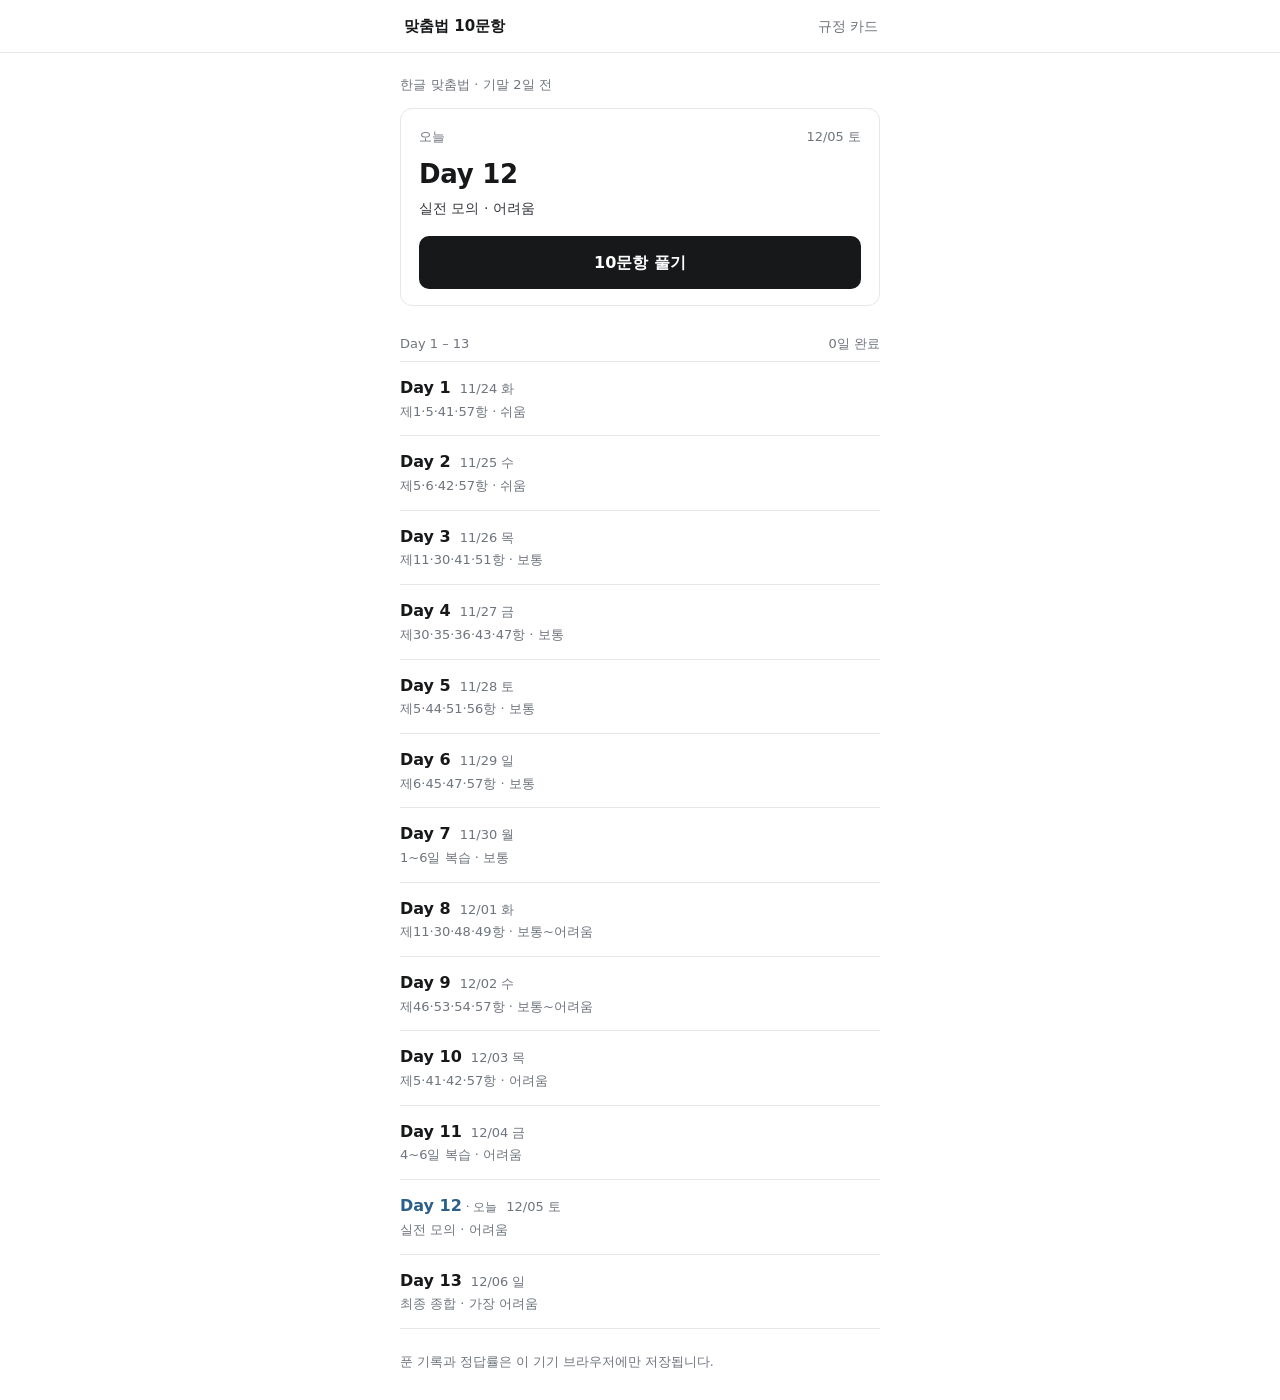
<file: spelling-quiz/index.html>
<!doctype html>
<html lang="ko">
<head>
<meta charset="utf-8">
<meta name="viewport" content="width=device-width, initial-scale=1, viewport-fit=cover">
<meta name="theme-color" content="#ffffff">
<meta name="apple-mobile-web-app-capable" content="yes">
<meta name="apple-mobile-web-app-title" content="맞춤법">
<title>맞춤법 10문항</title>
<style>
:root{
  --fg:#17181a;
  --body:#33363b;
  --muted:#6f757d;
  --line:#e6e7ea;
  --soft:#f6f7f8;
  --accent:#2c5f8a;
  --ok:#18794e;
  --ok-bg:#f1f8f4;
  --no:#b23c2f;
  --no-bg:#fdf3f1;
}
*{box-sizing:border-box;-webkit-tap-highlight-color:transparent}
html{-webkit-text-size-adjust:100%}
body{
  margin:0;background:#fff;color:var(--fg);
  font-family:-apple-system,BlinkMacSystemFont,"Apple SD Gothic Neo","Malgun Gothic",system-ui,sans-serif;
  font-size:16px;line-height:1.6;
  padding-bottom:calc(28px + env(safe-area-inset-bottom));
}
button{font:inherit;color:inherit;background:none;border:0;padding:0;cursor:pointer;touch-action:manipulation}
.wrap{max-width:520px;margin:0 auto;padding:0 20px}

/* 상단 바 */
.top{position:sticky;top:0;z-index:20;background:#fff;border-bottom:1px solid var(--line);padding-top:env(safe-area-inset-top)}
.top-in{max-width:520px;margin:0 auto;height:52px;padding:0 12px 0 16px;display:flex;align-items:center;gap:8px}
.top-t{flex:1;font-size:15px;font-weight:600;min-width:0;overflow:hidden;text-overflow:ellipsis;white-space:nowrap}
.ic{width:40px;height:40px;display:flex;align-items:center;justify-content:center;font-size:20px;color:var(--body);border-radius:8px}
.ic:active{background:var(--soft)}
.ic.txt{width:auto;padding:0 10px;font-size:14px;color:var(--muted);font-weight:500}
.bar{height:2px;background:#eef0f2;max-width:520px;margin:0 auto}
.bar i{display:block;height:100%;background:var(--accent);transition:width .22s ease}

/* 홈 */
.eyebrow{margin:22px 0 12px;font-size:13px;color:var(--muted);letter-spacing:.01em}
.today{border:1px solid var(--line);border-radius:12px;padding:18px 18px 16px;margin-bottom:28px}
.today-top{display:flex;justify-content:space-between;font-size:13px;color:var(--muted)}
.today-day{font-size:26px;font-weight:700;letter-spacing:-.01em;margin:6px 0 2px}
.today-topic{font-size:14px;color:var(--body);margin-bottom:16px}
.listhead{display:flex;justify-content:space-between;font-size:13px;color:var(--muted);padding-bottom:6px;border-bottom:1px solid var(--line)}
.days{list-style:none;margin:0;padding:0}
.dayrow{width:100%;display:grid;grid-template-columns:1fr auto;gap:1px 8px;align-items:baseline;text-align:left;padding:13px 0;border-bottom:1px solid var(--line)}
.dayrow:active{background:var(--soft)}
.dr-l{display:flex;gap:9px;align-items:baseline}
.dr-l b{font-size:16px;font-weight:600}
.dr-d{font-size:13px;color:var(--muted)}
.dr-s{font-size:14px;font-weight:600;color:var(--accent);font-variant-numeric:tabular-nums}
.dr-t{grid-column:1/-1;font-size:13px;color:var(--muted)}
.dayrow.on .dr-l b{color:var(--accent)}
.dayrow.on .dr-l b::after{content:" · 오늘";font-size:12px;font-weight:500;color:var(--muted)}
.foot-note{margin:22px 0 0;font-size:12.5px;color:var(--muted);line-height:1.7}

/* 버튼 */
.primary{display:inline-flex;align-items:center;justify-content:center;background:#17181a;color:#fff;border-radius:10px;padding:14px 18px;font-size:16px;font-weight:600;min-height:50px}
.primary:active{background:#000}
.primary:disabled{background:#c9ccd1;color:#fff}
.ghost{display:inline-flex;align-items:center;justify-content:center;border:1px solid var(--line);border-radius:10px;padding:14px 18px;font-size:16px;font-weight:600;min-height:50px;color:var(--body);background:#fff}
.ghost:active{background:var(--soft)}
.wide{display:flex;width:100%}
.link{color:var(--muted);font-size:14px;text-decoration:underline;text-underline-offset:3px;padding:8px 4px}

/* 문제 */
.qmeta{display:flex;justify-content:space-between;align-items:center;margin:20px 0 10px;font-size:13px;color:var(--muted)}
.qcount{font-variant-numeric:tabular-nums}
.qkind{background:var(--soft);border-radius:5px;padding:3px 8px;font-size:12.5px;color:var(--body)}
.qtext{font-size:18px;line-height:1.78;color:var(--fg);margin:0 0 22px;word-break:keep-all}
.qtext b{font-weight:700;text-decoration:underline;text-decoration-thickness:1.5px;text-underline-offset:3px}

.choices{display:flex;flex-direction:column;gap:8px}
.choice{display:flex;gap:10px;align-items:flex-start;width:100%;text-align:left;border:1px solid var(--line);border-radius:10px;padding:13px 14px;font-size:16px;line-height:1.6;color:var(--fg);word-break:keep-all;min-height:50px}
.choice:active{background:var(--soft)}
.mk{flex:none;color:#8b9098;font-weight:600;width:17px}
.choice.ok{border-color:var(--ok);background:var(--ok-bg)}
.choice.ok .mk{color:var(--ok)}
.choice.no{border-color:var(--no);background:var(--no-bg)}
.choice.no .mk{color:var(--no)}
.choice.dim{opacity:.5}
.choice:disabled{cursor:default}

.ans-row{display:flex;gap:10px;align-items:stretch}
.ans-input{flex:1;min-width:0;font:inherit;font-size:17px;padding:13px 14px;border:1px solid var(--line);border-radius:10px;background:#fff;color:var(--fg);min-height:50px}
.ans-input:focus{outline:none;border-color:var(--accent)}
.ans-input:disabled{background:var(--soft);color:var(--body);-webkit-text-fill-color:var(--body);opacity:1}
.ans-input.narr{min-height:88px;line-height:1.65;resize:none;font-size:16px;padding:12px 14px;display:block;width:100%}
.ans-input::placeholder{color:#a4a9b0}
.ans-hint{font-size:12.5px;color:var(--muted);margin:8px 0 0}
.ans-actions{display:flex;align-items:center;gap:6px;margin-top:12px}
.ans-actions .primary{flex:1}

/* 채점 결과 */
.fb{margin-top:24px;border-top:1px solid var(--line);padding-top:18px;scroll-margin-bottom:80px}
.fb-h{font-size:14px;font-weight:700;letter-spacing:.01em}
.fb.ok .fb-h{color:var(--ok)}
.fb.no .fb-h{color:var(--no)}
.fb.neutral .fb-h{color:var(--accent)}
.fb-a{margin:8px 0 10px;font-size:16px}
.fb-a .lbl{color:var(--muted);font-size:13px;margin-right:6px}
.fb-a .ans{font-weight:700}
.fb-a .model{display:block;margin-top:4px;line-height:1.75;font-weight:500;color:var(--fg)}
.fb-x{margin:0 0 14px;font-size:15px;line-height:1.75;color:var(--body);word-break:keep-all}
.judge{display:flex;align-items:center;gap:6px;font-size:13px;color:var(--muted);flex-wrap:wrap}
.judge .jbtn{border:1px solid var(--line);border-radius:16px;padding:6px 12px;font-size:13px;color:var(--body)}
.judge .jbtn.on{border-color:var(--fg);background:var(--fg);color:#fff}
.foot{margin-top:22px}
.foot .note{font-size:13px;color:var(--muted);text-align:center;margin:10px 0 0}

/* 결과 */
.result{padding-top:6px}
.big{display:flex;align-items:baseline;gap:4px;margin:8px 0 0}
.big b{font-size:56px;font-weight:700;letter-spacing:-.03em;line-height:1.1}
.big span{font-size:18px;color:var(--muted)}
.bigsub{margin:2px 0 22px;font-size:15px;color:var(--body)}
.wrongbox{border:1px solid var(--line);border-radius:10px;padding:14px 16px;font-size:15px;color:var(--body)}
.wrongbox.none{color:var(--muted)}
.rbtns{display:flex;flex-direction:column;gap:10px;margin-top:22px}

/* 규정 카드 */
.sheetwrap{position:fixed;inset:0;background:rgba(20,21,23,.34);z-index:60;display:none}
.sheetwrap.open{display:block}
.sheet{position:absolute;left:0;right:0;bottom:0;margin:0 auto;max-width:520px;max-height:88vh;background:#fff;border-radius:14px 14px 0 0;display:flex;flex-direction:column;overflow:hidden}
.sheet-top{display:flex;justify-content:space-between;align-items:center;padding:14px 18px;border-bottom:1px solid var(--line);flex:none}
.sheet-top b{font-size:16px;font-weight:600}
.sheet-body{overflow-y:auto;-webkit-overflow-scrolling:touch;padding:6px 18px calc(30px + env(safe-area-inset-bottom))}
.sheet h3{font-size:13px;font-weight:600;color:var(--muted);margin:22px 0 8px;letter-spacing:.02em}
.card{border:1px solid var(--line);border-radius:10px;padding:13px 14px;margin-bottom:8px}
.cr{font-size:15px;font-weight:700;margin-bottom:3px}
.cp{font-size:14.5px;color:var(--body);line-height:1.65;word-break:keep-all}
.cl{display:flex;gap:8px;font-size:13.5px;color:var(--muted);margin-top:6px;line-height:1.6}
.cl i{flex:none;font-style:normal;color:#9aa0a7;font-size:12.5px;padding-top:1px;min-width:22px}
.cl.trap{color:#8a4a41}
.cl.trap i{color:#b23c2f}
.cl span.v{word-break:keep-all}
.sheet ol.checks{margin:0;padding-left:20px}
.sheet ol.checks li{font-size:14.5px;line-height:1.7;color:var(--body);margin-bottom:9px;word-break:keep-all}
</style>
</head>
<body>
<div id="app"></div>
<div class="sheetwrap" id="sheetwrap" aria-hidden="true"></div>

<script>var DATA={"days":[{"day":1,"date":"11/24","weekday":"화","topic":"제1·5·41·57항","level":"쉬움","questions":[{"n":1,"kind":"규정·원칙","q":"다음 중 한글 맞춤법 제1항의 원칙을 옳게 설명한 것은?","explain":"제1항은 “한글 맞춤법은 표준어를 소리대로 적되, 어법에 맞도록 함을 원칙으로 한다.”라고 정하고 있다.","type":"mc","choices":[{"mark":"①","text":"표준어를 소리대로 적되, 어법에 맞도록 함을 원칙으로 한다."},{"mark":"②","text":"표준어를 어법에 맞게 적되, 소리 나는 대로만 적음을 원칙으로 한다."},{"mark":"③","text":"표준어를 한자의 본음대로 적음을 원칙으로 한다."},{"mark":"④","text":"형태소와 상관없이 소리대로만 적음을 원칙으로 한다."},{"mark":"⑤","text":"표준어를 된소리로 적되, 의미는 고려하지 않음을 원칙으로 한다."}],"answer":1,"answerMark":"①","display":"①"},{"n":2,"kind":"규정·원칙","q":"한글 맞춤법이 ‘어법에 맞도록’ 적는 것을 원칙으로 하는 까닭으로 가장 적절한 것은?","explain":"소리대로만 적으면 한 형태소가 여러 모습으로 흔들린다. 형태소를 고정해 적어야 뜻을 파악하기 쉽다(제1항의 취지).","type":"mc","choices":[{"mark":"①","text":"발음을 정확하게 하기 위해서이다."},{"mark":"②","text":"뜻을 가진 부분(형태소)을 고정하여 적으면 의미 파악에 효과적이기 때문이다."},{"mark":"③","text":"글자를 적는 속도를 높이기 위해서이다."},{"mark":"④","text":"표준어와 방언을 구별하기 위해서이다."},{"mark":"⑤","text":"외래어를 우리말처럼 적기 위해서이다."}],"answer":2,"answerMark":"②","display":"②"},{"n":3,"kind":"틀린 것","q":"다음 중 맞춤법이 틀린 것은?","explain":"두 모음 사이에서 나는 된소리는 된소리로 적으므로 ‘어깨’가 맞다(제5항 1).","type":"mc","choices":[{"mark":"①","text":"어께"},{"mark":"②","text":"오빠"},{"mark":"③","text":"으뜸"},{"mark":"④","text":"아끼다"},{"mark":"⑤","text":"가끔"}],"answer":1,"answerMark":"①","display":"①"},{"n":4,"kind":"틀린 것","q":"다음 중 맞춤법이 틀린 것은?","explain":"‘ㄱ,ㅂ’ 받침 뒤의 된소리는 같은 음절이 겹쳐 나는 경우가 아니면 된소리로 적지 않으므로 ‘국수’가 맞다(제5항 다만).","type":"mc","choices":[{"mark":"①","text":"국쑤"},{"mark":"②","text":"깍두기"},{"mark":"③","text":"딱지"},{"mark":"④","text":"법석"},{"mark":"⑤","text":"몹시"}],"answer":1,"answerMark":"①","display":"①"},{"n":5,"kind":"고쳐 쓰기","q":"다음 문장의 굵게 표시한 부분을 맞춤법에 맞게 고치시오.\n오늘은 기분이 <b>산듯하다</b>.","explain":"‘ㄴ’ 받침 뒤에서 나는 된소리는 된소리로 적는다(제5항 2). ‘산듯하다’는 잘못이다.","type":"sa","mode":"loose","display":"산뜻하다","answers":["산뜻하다"],"hint":""},{"n":6,"kind":"고쳐 쓰기","q":"다음 문장의 굵게 표시한 부분을 맞춤법에 맞게 고치시오.\n그는 <b>어께</b>를 으쓱이며 대답했다.","explain":"두 모음 ‘ㅓ,ㅐ’ 사이에서 나는 된소리는 된소리로 적는다(제5항 1).","type":"sa","mode":"loose","display":"어깨","answers":["어깨"],"hint":""},{"n":7,"kind":"띄어쓰기","q":"다음 설명이 옳으면 ○, 틀리면 ×를 쓰시오.\n‘꽃이 예쁘다.’에서 ‘이’는 앞말과 띄어 써야 한다.","explain":"조사는 그 앞말에 붙여 쓰므로 ‘꽃이’로 적는다(제41항).","type":"sa","mode":"ox","display":"×","answers":["×","x","X","아니오","아니요","틀림","틀렸다","no"],"hint":"○ 또는 ×"},{"n":8,"kind":"띄어쓰기","q":"다음 문장의 띄어쓰기를 바르게 고치시오.\n저기 까지나 가 보자.","explain":"‘까지’는 조사이므로 앞말에 붙여 쓴다(제41항). ‘어디까지나’, ‘거기도’와 같은 방식이다.","type":"sa","mode":"strict","display":"저기까지나","answers":["저기까지나"],"hint":"띄어쓰기까지 맞춰 쓰세요"},{"n":9,"kind":"혼동 어휘","q":"다음 문장의 빈칸에 들어갈 말을 바르게 짝지은 것은?\n(가) 약속은 ( ) 지켜야 한다.\n(나) 고개를 ( ) 들어라.","explain":"‘반드시’는 ‘틀림없이 꼭’, ‘반듯이’는 ‘기울지 않게 바르게’의 뜻이다. 약속에는 ‘반드시’, 고개를 드는 모양에는 ‘반듯이’를 쓴다(제57항).","type":"mc","choices":[{"mark":"①","text":"반드시 / 반드시"},{"mark":"②","text":"반듯이 / 반듯이"},{"mark":"③","text":"반드시 / 반듯이"},{"mark":"④","text":"반듯이 / 반드시"},{"mark":"⑤","text":"반듯히 / 반드시"}],"answer":3,"answerMark":"③","display":"③"},{"n":10,"kind":"혼동 어휘","q":"다음 중 맞춤법이 틀린 문장은?","explain":"‘저리다’는 감각이 없어지거나 시린 것이고, ‘절이다’는 소금에 담그는 것이다. 다친 다리는 ‘저리다’로 써야 한다(제57항).","type":"mc","choices":[{"mark":"①","text":"다친 다리가 저리다."},{"mark":"②","text":"김장 배추를 절인다."},{"mark":"③","text":"다친 다리를 절인다."},{"mark":"④","text":"배추를 소금에 절였다."},{"mark":"⑤","text":"손이 저려 온다."}],"answer":3,"answerMark":"③","display":"③"}]},{"day":2,"date":"11/25","weekday":"수","topic":"제5·6·42·57항","level":"쉬움","questions":[{"n":1,"kind":"규정·원칙","q":"‘ㄷ,ㅌ’ 받침 뒤에 ‘-이’나 ‘-히’가 붙어 ‘지,치’로 소리 나는 경우, 제6항에 따라 어떻게 적는가?","explain":"‘ㄷ,ㅌ’이 ‘ㅈ,ㅊ’으로 소리 나더라도 ‘ㄷ,ㅌ’으로 적는다(제6항). ‘맏이, 해돋이, 굳이, 같이, 굳히다’가 그 예이다.","type":"mc","choices":[{"mark":"①","text":"소리 나는 대로 ‘지,치’로 적는다."},{"mark":"②","text":"원래의 ‘ㄷ,ㅌ’으로 적는다."},{"mark":"③","text":"뒷말의 첫소리를 된소리로 적는다."},{"mark":"④","text":"‘ㅅ’ 받침으로 적는다."},{"mark":"⑤","text":"단어의 첫머리만 두음법칙을 적용한다."}],"answer":2,"answerMark":"②","display":"②"},{"n":2,"kind":"틀린 것","q":"다음 중 맞춤법이 틀린 것은?","explain":"‘맏이’가 맞다. 소리가 [마지]로 나도 원형 ‘ㄷ’을 밝혀 적는다(제6항).","type":"mc","choices":[{"mark":"①","text":"마지"},{"mark":"②","text":"맏이"},{"mark":"③","text":"해돋이"},{"mark":"④","text":"굳이"},{"mark":"⑤","text":"같이"}],"answer":1,"answerMark":"①","display":"①"},{"n":3,"kind":"틀린 것","q":"다음 중 맞춤법이 틀린 것은?","explain":"‘색시’가 맞다. ‘ㄱ,ㅂ’ 받침 뒤의 된소리는 같은 음절이 겹쳐 나는 경우가 아니면 된소리로 적지 않는다(제5항 다만).","type":"mc","choices":[{"mark":"①","text":"색씨"},{"mark":"②","text":"국수"},{"mark":"③","text":"법석"},{"mark":"④","text":"딱지"},{"mark":"⑤","text":"갑자기"}],"answer":1,"answerMark":"①","display":"①"},{"n":4,"kind":"고쳐 쓰기","q":"다음 문장의 굵게 표시한 부분을 맞춤법에 맞게 고치시오.\n바람에 문이 저절로 <b>다쳤다</b>.","explain":"‘닫-’에 ‘-히-’가 붙은 말이므로 ‘닫혔다’로 적는다(제6항).","type":"sa","mode":"loose","display":"닫혔다","answers":["닫혔다"],"hint":""},{"n":5,"kind":"고쳐 쓰기","q":"다음 문장의 굵게 표시한 부분을 맞춤법에 맞게 고치시오.\n아이는 모래에 얼굴을 <b>무치고</b> 놀았다.","explain":"소리가 [무치고]로 나도 원형 ‘ㅌ’을 밝혀 ‘묻히고’로 적는다(제6항).","type":"sa","mode":"loose","display":"묻히고","answers":["묻히고"],"hint":""},{"n":6,"kind":"규정·원칙","q":"‘닫히다’를 ‘다치다’로 적지 않는 근거가 되는 규정은?","explain":"구개음화와 관련된 규정은 제6항이다.","type":"mc","choices":[{"mark":"①","text":"제5항"},{"mark":"②","text":"제6항"},{"mark":"③","text":"제11항"},{"mark":"④","text":"제30항"},{"mark":"⑤","text":"제42항"}],"answer":2,"answerMark":"②","display":"②"},{"n":7,"kind":"띄어쓰기","q":"띄어쓰기가 옳은 것은?","explain":"‘것’은 의존 명사이므로 앞말과 띄어 쓴다(제42항).","type":"mc","choices":[{"mark":"①","text":"아는것이힘이다."},{"mark":"②","text":"아는 것이 힘이다."},{"mark":"③","text":"아는것이 힘이다."},{"mark":"④","text":"아는 것이힘이다."},{"mark":"⑤","text":"아는 것이 힘 이다."}],"answer":2,"answerMark":"②","display":"②"},{"n":8,"kind":"띄어쓰기","q":"다음 문장의 띄어쓰기를 바르게 고치시오.\n나는 너를 만날수가 없다.","explain":"‘수’는 의존 명사이므로 띄어 쓰고, 뒤에 붙은 조사 ‘가’는 ‘수’에 붙여 쓴다(제42항).","type":"sa","mode":"strict","display":"만날 수가","answers":["만날 수가"],"hint":"띄어쓰기까지 맞춰 쓰세요"},{"n":9,"kind":"혼동 어휘","q":"굵게 표시한 말이 바르게 쓰인 문장은?","explain":"‘받치다’는 물건을 괴거나 높이 들어 올리는 뜻이다. ‘받히다’는 부딪침을 당하는 뜻이므로 “쇠뿔에 받혔다”로 쓴다(제57항).","type":"mc","choices":[{"mark":"①","text":"양산을 <b>받히고</b> 걷는다."},{"mark":"②","text":"우산을 <b>받치고</b> 걷는다."},{"mark":"③","text":"쇠뿔에 <b>받치었다</b>."},{"mark":"④","text":"편지를 <b>받쳤다</b>."},{"mark":"⑤","text":"벽에 그림을 <b>받쳤다</b>."}],"answer":2,"answerMark":"②","display":"②"},{"n":10,"kind":"혼동 어휘","q":"다음 중 맞춤법이 틀린 문장은?","explain":"‘시키다’는 일을 하게 하는 뜻이고, ‘식히다’는 뜨거운 것을 차게 하는 뜻이다. 일은 ‘시키는’ 것이다(제57항).","type":"mc","choices":[{"mark":"①","text":"어머니가 아이에게 심부름을 시키셨다."},{"mark":"②","text":"끓인 물을 한김 식힌다."},{"mark":"③","text":"그는 나에게 일을 식혔다."},{"mark":"④","text":"국을 식혀서 먹었다."},{"mark":"⑤","text":"선생님이 학생을 교무실로 부르셨다."}],"answer":3,"answerMark":"③","display":"③"}]},{"day":3,"date":"11/26","weekday":"목","topic":"제11·30·41·51항","level":"보통","questions":[{"n":1,"kind":"틀린 것","q":"다음 중 맞춤법이 틀린 것은?","explain":"한자음 ‘량’이 단어 첫머리에 올 때는 두음법칙에 따라 ‘양’으로 적으므로 ‘양식’이 맞다(제11항).","type":"mc","choices":[{"mark":"①","text":"양심"},{"mark":"②","text":"역사"},{"mark":"③","text":"예의"},{"mark":"④","text":"유행"},{"mark":"⑤","text":"량식"}],"answer":5,"answerMark":"⑤","display":"⑤"},{"n":2,"kind":"고쳐 쓰기","q":"다음 문장의 굵게 표시한 부분을 맞춤법에 맞게 고치시오.\n그는 항상 <b>례의</b>를 갖추었다.","explain":"‘례’가 첫머리에 왔으므로 ‘예’로 적는다(제11항).","type":"sa","mode":"loose","display":"예의","answers":["예의","례의 → 예의"],"hint":""},{"n":3,"kind":"틀린 것","q":"다음 중 맞춤법이 틀린 것은?","explain":"모음 뒤에 이어지는 ‘렬’은 ‘열’로 적으므로 ‘나열’이 맞다(제11항 다만).","type":"mc","choices":[{"mark":"①","text":"나열"},{"mark":"②","text":"치열"},{"mark":"③","text":"진열"},{"mark":"④","text":"비열"},{"mark":"⑤","text":"나렬"}],"answer":5,"answerMark":"⑤","display":"⑤"},{"n":4,"kind":"고쳐 쓰기","q":"다음 문장의 굵게 표시한 부분을 맞춤법에 맞게 고치시오.\n그는 <b>류행하는</b> 노래를 즐겨 부른다.","explain":"‘류’가 첫머리에 왔으므로 ‘유’로 적는다(제11항).","type":"sa","mode":"loose","display":"유행하는","answers":["유행하는","류행하는 → 유행하는"],"hint":""},{"n":5,"kind":"틀린 것","q":"다음 중 사이시옷이 바르게 쓰이지 않은 것은?","explain":"‘곳간’이 맞다. 두 음절로 된 한자어 가운데 곳간·셋방·숫자·찻간·횟수 등은 사이시옷을 받친다(제30항 3).","type":"mc","choices":[{"mark":"①","text":"고간"},{"mark":"②","text":"셋방"},{"mark":"③","text":"숫자"},{"mark":"④","text":"찻간"},{"mark":"⑤","text":"횟수"}],"answer":1,"answerMark":"①","display":"①"},{"n":6,"kind":"규정·원칙","q":"‘숫자’에 사이시옷이 들어간 까닭으로 옳은 것은?","explain":"한자어끼리는 원칙적으로 사이시옷을 받치지 않지만, 두 음절로 된 한자어 여섯 개는 예외로 인정한다(제30항 3).","type":"mc","choices":[{"mark":"①","text":"순우리말끼리 이루어진 합성어이기 때문이다."},{"mark":"②","text":"순우리말과 한자어로 이루어진 합성어이기 때문이다."},{"mark":"③","text":"두 음절로 된 한자어 가운데 사이시옷을 받치는 예외에 해당하기 때문이다."},{"mark":"④","text":"뒷말의 첫소리가 거센소리로 나기 때문이다."},{"mark":"⑤","text":"첫소리에 ‘ㄴ’ 소리가 덧나기 때문이다."}],"answer":3,"answerMark":"③","display":"③"},{"n":7,"kind":"틀린 것","q":"다음 중 맞춤법이 틀린 것은?","explain":"부사의 끝음절이 ‘이’로만 나는 것은 ‘-이’로 적으므로 ‘깨끗이’가 맞다(제51항 1).","type":"mc","choices":[{"mark":"①","text":"깨끗히"},{"mark":"②","text":"가까이"},{"mark":"③","text":"많이"},{"mark":"④","text":"열심히"},{"mark":"⑤","text":"정확히"}],"answer":1,"answerMark":"①","display":"①"},{"n":8,"kind":"혼동 어휘","q":"다음 문장의 굵게 표시한 부분을 맞춤법에 맞게 고치시오.\n그는 서류를 <b>꿈꿈이</b> 살폈다.","explain":"‘-이’나 ‘-히’로 나는 말은 ‘-히’로 적으므로 ‘꿈꿈히’가 맞다(제51항 3).","type":"sa","mode":"loose","display":"꿈꿈히","answers":["꿈꿈히","꿈꿈이 → 꿈꿈히"],"hint":""},{"n":9,"kind":"띄어쓰기","q":"띄어쓰기가 옳은 것은?","explain":"‘처럼’은 조사이므로 앞말에 붙여 쓴다(제41항).","type":"mc","choices":[{"mark":"①","text":"꽃 처럼 피었다."},{"mark":"②","text":"꽃처럼 피었다."},{"mark":"③","text":"꽃처럼피었다."},{"mark":"④","text":"꽃 처럼피었다."},{"mark":"⑤","text":"꽃 처 럼 피었다."}],"answer":2,"answerMark":"②","display":"②"},{"n":10,"kind":"띄어쓰기","q":"다음 문장의 띄어쓰기를 바르게 고치시오.\n그는 아무 말 없이 웃고 만 있었다.","explain":"‘만’은 조사이므로 앞말에 붙여 쓴다(제41항). 원문 예시도 ‘웃고만’이다.","type":"sa","mode":"strict","display":"웃고만","answers":["웃고만"],"hint":"띄어쓰기까지 맞춰 쓰세요"}]},{"day":4,"date":"11/27","weekday":"금","topic":"제30·35·36·43·47항","level":"보통","questions":[{"n":1,"kind":"틀린 것","q":"다음 중 맞춤법이 틀린 것은?","explain":"‘되었다’가 줄어 ‘됐다’로 적는다. ‘됬다’는 어떤 경우에도 쓰지 않는다(제35항).","type":"mc","choices":[{"mark":"①","text":"봐"},{"mark":"②","text":"줘"},{"mark":"③","text":"돼"},{"mark":"④","text":"됬다"},{"mark":"⑤","text":"봤다"}],"answer":4,"answerMark":"④","display":"④"},{"n":2,"kind":"고쳐 쓰기","q":"다음 문장의 굵게 표시한 부분을 준 대로 적으시오.\n그는 나를 <b>보어</b> 웃었다.","explain":"‘ㅗ’로 끝난 어간 ‘보-’에 ‘-아’가 어울려 ‘ㅘ’로 줄었으므로 준 대로 적는다(제35항).","type":"sa","mode":"loose","display":"봐","answers":["봐"],"hint":""},{"n":3,"kind":"고쳐 쓰기","q":"다음 문장의 굵게 표시한 부분을 준 대로 적으시오.\n그는 매일 그 길을 <b>다니어</b> 학교에 간다.","explain":"‘ㅣ’ 뒤에 ‘-어’가 와서 ‘ㅕ’로 줄었으므로 준 대로 적는다(제36항).","type":"sa","mode":"loose","display":"다녀","answers":["다녀"],"hint":""},{"n":4,"kind":"틀린 것","q":"다음 중 사이시옷이 바르게 쓰이지 않은 것은?","explain":"‘대가(代價)’는 한자어끼리 이루어진 말이므로 사이시옷을 받치지 않는다(제30항).","type":"mc","choices":[{"mark":"①","text":"곳간"},{"mark":"②","text":"횟수"},{"mark":"③","text":"숫자"},{"mark":"④","text":"댓가"},{"mark":"⑤","text":"셋방"}],"answer":4,"answerMark":"④","display":"④"},{"n":5,"kind":"규정·원칙","q":"제30항에 따라 사이시옷을 받치지 않는 경우는?","explain":"사이시옷은 순우리말 합성어와 순우리말+한자어 합성어에서 인정하며, 한자어끼리는 인정하지 않는다(제30항).","type":"mc","choices":[{"mark":"①","text":"순우리말끼리 이루어진 합성어"},{"mark":"②","text":"순우리말과 한자어로 이루어진 합성어"},{"mark":"③","text":"한자어끼리 이루어진 합성어"},{"mark":"④","text":"두 음절로 된 한자어 예외"},{"mark":"⑤","text":"뒷말의 첫소리가 된소리로 나는 순우리말 합성어"}],"answer":3,"answerMark":"③","display":"③"},{"n":6,"kind":"띄어쓰기","q":"띄어쓰기가 옳은 것은?","explain":"단위를 나타내는 명사는 띄어 쓰므로 ‘한 마리’로 적는다(제43항).","type":"mc","choices":[{"mark":"①","text":"소한마리"},{"mark":"②","text":"소 한 마리"},{"mark":"③","text":"소 한마리"},{"mark":"④","text":"소한 마리"},{"mark":"⑤","text":"소 한 마 리"}],"answer":2,"answerMark":"②","display":"②"},{"n":7,"kind":"띄어쓰기","q":"다음 문장의 띄어쓰기를 바르게 고치시오.\n학생 열명이 교실에 들어왔다.","explain":"‘명’은 사람을 세는 단위 명사이므로 앞말과 띄어 쓴다(제43항).","type":"sa","mode":"strict","display":"열 명","answers":["열 명"],"hint":"띄어쓰기까지 맞춰 쓰세요"},{"n":8,"kind":"혼동 어휘","q":"보조 용언의 띄어쓰기 원칙(제47항)에 맞는 것은?","explain":"보조 용언은 띄어 씀을 원칙으로 하고 경우에 따라 붙여 씀을 허용한다. 원칙에 맞는 것은 ‘꺼져 간다’이다(제47항).","type":"mc","choices":[{"mark":"①","text":"불이꺼져간다."},{"mark":"②","text":"불이 꺼져간다."},{"mark":"③","text":"불이 꺼져 간다."},{"mark":"④","text":"불이 꺼져간 다."},{"mark":"⑤","text":"불 이 꺼져 간다."}],"answer":3,"answerMark":"③","display":"③"},{"n":9,"kind":"고쳐 쓰기","q":"다음 문장의 굵게 표시한 부분을 맞춤법에 맞게 고치시오.\n그는 <b>잘난 채를</b> 한다.","explain":"‘체’는 의존 명사이므로 띄어 쓴다(제42항). 원문 예시도 ‘잘난 체를 한다’이다.","type":"sa","mode":"strict","display":"잘난 체를","answers":["잘난 체를"],"hint":"띄어쓰기까지 맞춰 쓰세요"},{"n":10,"kind":"규정·원칙","q":"“잘도 놀아만 나는구나.”에서 보조 용언 ‘나-’를 띄어 쓴 까닭은?","explain":"앞말에 조사가 붙거나 앞말이 합성 용언인 경우, 중간에 조사가 들어갈 적에는 보조 용언을 띄어 쓴다(제47항 다만).","type":"mc","choices":[{"mark":"①","text":"보조 용언은 붙여 쓰는 것이 원칙이므로"},{"mark":"②","text":"앞말에 조사가 붙었으므로"},{"mark":"③","text":"뒷말이 의존 명사이므로"},{"mark":"④","text":"앞말이 한 단어이므로"},{"mark":"⑤","text":"중간에 조사가 없으므로"}],"answer":2,"answerMark":"②","display":"②"}]},{"day":5,"date":"11/28","weekday":"토","topic":"제5·44·51·56항","level":"보통","questions":[{"n":1,"kind":"틀린 것","q":"다음 중 맞춤법이 틀린 것은?","explain":"‘솔직히’가 맞다. ‘-이’나 ‘-히’로 나는 말은 ‘-히’로 적는다(제51항 3).","type":"mc","choices":[{"mark":"①","text":"솔직이"},{"mark":"②","text":"가만히"},{"mark":"③","text":"간편히"},{"mark":"④","text":"무단히"},{"mark":"⑤","text":"각별히"}],"answer":1,"answerMark":"①","display":"①"},{"n":2,"kind":"고쳐 쓰기","q":"다음 문장의 굵게 표시한 부분을 맞춤법에 맞게 고치시오.\n그는 그 일을 <b>도저이</b> 해낼 수 없었다.","explain":"‘-이’나 ‘-히’로 나는 말이므로 ‘도저히’로 적는다(제51항 3).","type":"sa","mode":"loose","display":"도저히","answers":["도저히","도저이 → 도저히"],"hint":""},{"n":3,"kind":"규정·원칙","q":"제51항에 따라 ‘-이’로만 적는 것은?","explain":"‘깨끗이’는 ‘이’로만 나는 말이다(제51항 1). ‘정확히·족히·급히·엄격히’는 ‘히’로만 나는 말이다(제51항 2).","type":"mc","choices":[{"mark":"①","text":"깨끗이"},{"mark":"②","text":"정확히"},{"mark":"③","text":"족히"},{"mark":"④","text":"급히"},{"mark":"⑤","text":"엄격히"}],"answer":1,"answerMark":"①","display":"①"},{"n":4,"kind":"띄어쓰기","q":"수를 적을 때 띄어쓰기가 옳은 것은?","explain":"수는 ‘만’ 단위로 띄어 쓰고 그 아래 자리는 이어서 적는다(제44항).","type":"mc","choices":[{"mark":"①","text":"삼천팔백오십육만칠천팔백구십팔"},{"mark":"②","text":"삼천팔백오십육만 칠천팔백구십팔"},{"mark":"③","text":"삼천 팔백 오십 육만 칠천 팔백 구십 팔"},{"mark":"④","text":"삼천팔백오십육만 칠천 팔백구십팔"},{"mark":"⑤","text":"삼천팔백오십육만칠천 팔백구십팔"}],"answer":2,"answerMark":"②","display":"②"},{"n":5,"kind":"띄어쓰기","q":"다음 수를 제44항에 맞게 띄어 쓰시오.\n12억3456만7898","explain":"‘만’ 단위마다 끊어 쓰는 것이 원칙이다(제44항). 숫자로 적을 때도 마찬가지이다.","type":"sa","mode":"strict","display":"12억 3456만 7898","answers":["12억 3456만 7898"],"hint":"띄어쓰기까지 맞춰 쓰세요"},{"n":6,"kind":"혼동 어휘","q":"굵게 표시한 부분이 옳은 문장은?","explain":"물건이나 일의 내용을 가리지 아니하는 뜻은 ‘-든지’로 적는다(제56항 2). ④⑤는 지난 일이므로 ‘놀랐던지’, ‘잘하던데’로 적어야 한다.","type":"mc","choices":[{"mark":"①","text":"배<b>든지</b> 사과<b>던지</b> 마음대로 먹어라."},{"mark":"②","text":"배<b>던지</b> 사과<b>든지</b> 마음대로 먹어라."},{"mark":"③","text":"배<b>든지</b> 사과<b>든지</b> 마음대로 먹어라."},{"mark":"④","text":"얼마나 놀랐<b>든지</b> 몰라."},{"mark":"⑤","text":"그 사람 말 잘하<b>든데</b>!"}],"answer":3,"answerMark":"③","display":"③"},{"n":7,"kind":"고쳐 쓰기","q":"다음 문장의 굵게 표시한 부분을 맞춤법에 맞게 고치시오.\n얼마나 <b>놀랬던지</b> 몰라.","explain":"지난 일을 나타내는 어미는 ‘-더라, -던’이므로 ‘놀랐던지’로 적는다(제56항 1).","type":"sa","mode":"loose","display":"놀랐던지","answers":["놀랐던지","놀랬던지 → 놀랐던지"],"hint":""},{"n":8,"kind":"틀린 것","q":"다음 중 맞춤법이 틀린 것은?","explain":"‘ㄴ’ 받침 뒤의 된소리는 된소리로 적으므로 ‘산뜻하다’가 맞다(제5항 2).","type":"mc","choices":[{"mark":"①","text":"산듯하다"},{"mark":"②","text":"잔뜩"},{"mark":"③","text":"살짝"},{"mark":"④","text":"훨씬"},{"mark":"⑤","text":"담뿍"}],"answer":1,"answerMark":"①","display":"①"},{"n":9,"kind":"규정·원칙","q":"제56항의 설명으로 옳은 것은?","explain":"제56항 1은 ‘-더라, -던’(지난 일), 2는 ‘-든지’(가리지 아니하는 뜻)의 표기를 정한다.","type":"mc","choices":[{"mark":"①","text":"‘-더라, -던’은 물건이나 일의 내용을 가리지 않는 뜻을 나타낸다."},{"mark":"②","text":"‘-더라, -던’은 지난 일을 나타내는 어미이고, ‘-든지’는 물건이나 일의 내용을 가리지 아니하는 뜻을 나타내는 조사와 어미이다."},{"mark":"③","text":"‘-든지’는 지난 일을, ‘-더라’는 가리지 않는 뜻을 나타낸다."},{"mark":"④","text":"‘-더라’와 ‘-든지’는 언제나 바꾸어 쓸 수 있다."},{"mark":"⑤","text":"‘-던지’는 지난 일을 나타내는 조사이다."}],"answer":2,"answerMark":"②","display":"②"},{"n":10,"kind":"혼동 어휘","q":"다음 중 맞춤법이 틀린 문장은?","explain":"‘조리다’는 생선이나 고기 등을 양념에 졸이는 뜻이고, ‘졸이다’는 마음을 태우는 뜻이다(제57항).","type":"mc","choices":[{"mark":"①","text":"생선을 조린다."},{"mark":"②","text":"마음을 졸인다."},{"mark":"③","text":"통조림을 만들었다."},{"mark":"④","text":"생선을 졸인다."},{"mark":"⑤","text":"병조림을 담았다."}],"answer":4,"answerMark":"④","display":"④"}]},{"day":6,"date":"11/29","weekday":"일","topic":"제6·45·47·57항","level":"보통","questions":[{"n":1,"kind":"틀린 것","q":"다음 중 맞춤법이 틀린 문장은?","explain":"‘마치다’는 일을 끝내는 뜻이므로 ‘마쳤다’로 적는다(제57항).","type":"mc","choices":[{"mark":"①","text":"벌써 일을 마치었다."},{"mark":"②","text":"여러 문제를 더 맞혔다."},{"mark":"③","text":"문이 저절로 닫혔다."},{"mark":"④","text":"우산을 받치고 갔다."},{"mark":"⑤","text":"언니의 목걸이를 빌렸다."}],"answer":1,"answerMark":"①","display":"①"},{"n":2,"kind":"고쳐 쓰기","q":"다음 문장의 굵게 표시한 부분을 맞춤법에 맞게 고치시오.\n아이를 의자에 <b>안치고</b> 밥을 먹였다.","explain":"‘앉히다’는 사람을 자리에 앉게 하는 뜻이고, ‘안치다’는 밥을 솥에 안치는 뜻이다(제57항).","type":"sa","mode":"loose","display":"앉히고","answers":["앉히고","안치고 → 앉히고"],"hint":""},{"n":3,"kind":"혼동 어휘","q":"다음 문장의 빈칸에 알맞은 말을 고른 것은?\n그는 학생 ( ) 최선을 다했다.","explain":"자격을 나타낼 때는 ‘(으)로서’를 쓴다. ‘학생’은 받침이 있으므로 ‘으로서’가 맞다(제57항).","type":"mc","choices":[{"mark":"①","text":"으로서"},{"mark":"②","text":"으로써"},{"mark":"③","text":"로서"},{"mark":"④","text":"로써"},{"mark":"⑤","text":"으로 서"}],"answer":1,"answerMark":"①","display":"①"},{"n":4,"kind":"고쳐 쓰기","q":"다음 문장의 굵게 표시한 부분을 맞춤법에 맞게 고치시오.\n이것은 <b>물으로서</b> 부족함이 없다.","explain":"‘물’은 받침이 없으므로 ‘로서’를 붙여 쓴다(제57항).","type":"sa","mode":"loose","display":"물로서","answers":["물로서","물으로서 → 물로서"],"hint":""},{"n":5,"kind":"띄어쓰기","q":"띄어쓰기가 옳은 것은?","explain":"‘등’은 두 말을 이어 주거나 열거할 때 쓰는 말이므로 띄어 쓴다(제45항).","type":"mc","choices":[{"mark":"①","text":"책상, 걸상등이 있다."},{"mark":"②","text":"책상, 걸상 등이 있다."},{"mark":"③","text":"책상, 걸상 등이있다."},{"mark":"④","text":"책상,걸상 등 이 있다."},{"mark":"⑤","text":"책상, 걸상등 이 있다."}],"answer":2,"answerMark":"②","display":"②"},{"n":6,"kind":"규정·원칙","q":"“그 일은 할 만하다.”에서 ‘만하다’를 띄어 쓴 까닭은?","explain":"보조 용언은 띄어 씀을 원칙으로 한다(제47항).","type":"mc","choices":[{"mark":"①","text":"‘만하다’가 의존 명사이므로"},{"mark":"②","text":"보조 용언은 띄어 씀을 원칙으로 하므로"},{"mark":"③","text":"‘만하다’가 조사이므로"},{"mark":"④","text":"‘만하다’가 합성어이므로"},{"mark":"⑤","text":"‘만하다’가 단위 명사이므로"}],"answer":2,"answerMark":"②","display":"②"},{"n":7,"kind":"틀린 것","q":"제45항에 따라 띄어 쓰는 말로 틀린 것은?","explain":"‘겸’은 앞말과 띄어 써야 하므로 ‘국장 겸 과장’이 맞다(제45항).","type":"mc","choices":[{"mark":"①","text":"국장 겸과장"},{"mark":"②","text":"열 내지 스물"},{"mark":"③","text":"청군 대 백군"},{"mark":"④","text":"이사장 및 이사들"},{"mark":"⑤","text":"사과, 배 등속"}],"answer":1,"answerMark":"①","display":"①"},{"n":8,"kind":"고쳐 쓰기","q":"다음 문장의 굵게 표시한 부분을 맞춤법에 맞게 고치시오.\n그는 나를 <b>구지</b> 찾아왔다.","explain":"소리가 [구지]로 나도 원형 ‘ㄷ’을 밝혀 적는다(제6항).","type":"sa","mode":"loose","display":"굳이","answers":["굳이","구지 → 굳이"],"hint":""},{"n":9,"kind":"혼동 어휘","q":"다음 중 맞춤법이 틀린 문장은?","explain":"‘걷히다’는 외상값이나 빚이 거두어지는 뜻이고, ‘거치다’는 어떤 곳을 지나가는 뜻이다(제57항).","type":"mc","choices":[{"mark":"①","text":"영월을 거쳐 왔다."},{"mark":"②","text":"외상값이 잘 걷혔다."},{"mark":"③","text":"두 고개를 거쳐 왔다."},{"mark":"④","text":"외상값이 잘 거쳤다."},{"mark":"⑤","text":"산을 거쳐 바다로 갔다."}],"answer":4,"answerMark":"④","display":"④"},{"n":10,"kind":"띄어쓰기","q":"다음 문장의 띄어쓰기를 바르게 고치시오.\n그가 올듯도 하다.","explain":"보조 용언 ‘듯하다’는 띄어 쓰며, 중간에 조사 ‘도’가 들어갔으므로 더욱 띄어 쓴다(제47항 다만).","type":"sa","mode":"strict","display":"올 듯도 하다","answers":["올 듯도 하다"],"hint":"띄어쓰기까지 맞춰 쓰세요"}]},{"day":7,"date":"11/30","weekday":"월","topic":"1~6일 복습","level":"보통","questions":[{"n":1,"kind":"틀린 것","q":"다음 중 맞춤법이 틀린 것은?","explain":"‘어깨’가 맞다. 두 모음 사이의 된소리는 된소리로 적는다(제5항 1).","type":"mc","choices":[{"mark":"①","text":"어께"},{"mark":"②","text":"깍두기"},{"mark":"③","text":"산뜻하다"},{"mark":"④","text":"으뜸"},{"mark":"⑤","text":"잔뜩"}],"answer":1,"answerMark":"①","display":"①"},{"n":2,"kind":"틀린 것","q":"다음 중 맞춤법이 틀린 것은?","explain":"‘맏이’가 맞다. 소리가 [마지]로 나도 ‘ㄷ’을 밝혀 적는다(제6항).","type":"mc","choices":[{"mark":"①","text":"해돋이"},{"mark":"②","text":"마지"},{"mark":"③","text":"굳이"},{"mark":"④","text":"같이"},{"mark":"⑤","text":"닫히다"}],"answer":2,"answerMark":"②","display":"②"},{"n":3,"kind":"고쳐 쓰기","q":"다음 문장의 굵게 표시한 부분을 맞춤법에 맞게 고치시오.\n바람이 <b>산듯하게</b> 불어온다.","explain":"‘ㄴ’ 받침 뒤의 된소리는 된소리로 적는다(제5항 2).","type":"sa","mode":"loose","display":"산뜻하게","answers":["산뜻하게","산듯하게 → 산뜻하게"],"hint":""},{"n":4,"kind":"띄어쓰기","q":"다음 문장의 띄어쓰기를 바르게 고치시오.\n그가 떠난지가 오래다.","explain":"‘지’는 의존 명사이므로 띄어 쓰고, 조사 ‘가’는 ‘지’에 붙여 쓴다(제42항).","type":"sa","mode":"strict","display":"떠난 지가","answers":["떠난 지가"],"hint":"띄어쓰기까지 맞춰 쓰세요"},{"n":5,"kind":"규정·원칙","q":"두 음절로 된 한자어 가운데 제30항에 따라 사이시옷을 받치는 말을 두 개 쓰시오.","explain":"(숫자, 찻간, 횟수도 정답) 두 음절로 된 한자어 가운데 사이시옷을 받치는 예외 여섯 개에 해당한다(제30항 3).","type":"sa","mode":"set6","display":"곳간, 셋방","answers":["곳간","셋방","숫자","찻간","툇간","횟수"],"hint":""},{"n":6,"kind":"규정·원칙","q":"‘해돋이’를 ‘해도지’로 적지 않는 근거가 되는 규정은?","explain":"구개음화 표기에 관한 규정은 제6항이다.","type":"mc","choices":[{"mark":"①","text":"제5항"},{"mark":"②","text":"제6항"},{"mark":"③","text":"제11항"},{"mark":"④","text":"제30항"},{"mark":"⑤","text":"제51항"}],"answer":2,"answerMark":"②","display":"②"},{"n":7,"kind":"띄어쓰기","q":"띄어쓰기가 옳은 것은?","explain":"‘만큼’은 의존 명사이므로 앞말과 띄어 쓴다(제42항).","type":"mc","choices":[{"mark":"①","text":"먹을만큼 먹어라."},{"mark":"②","text":"먹을 만큼 먹어라."},{"mark":"③","text":"먹을 만큼먹어라."},{"mark":"④","text":"먹을만 큼 먹어라."},{"mark":"⑤","text":"먹 을 만큼 먹어라."}],"answer":2,"answerMark":"②","display":"②"},{"n":8,"kind":"띄어쓰기","q":"다음 문장의 띄어쓰기를 바르게 고치시오.\n그는 나도 할수 있다고 말했다.","explain":"‘수’는 의존 명사이므로 띄어 쓴다(제42항).","type":"sa","mode":"strict","display":"할 수","answers":["할 수"],"hint":"띄어쓰기까지 맞춰 쓰세요"},{"n":9,"kind":"혼동 어휘","q":"다음 중 맞춤법이 틀린 문장은?","explain":"약속에는 ‘반드시(틀림없이 꼭)’를 쓴다. ‘반듯이’는 기울지 않게 바르게라는 뜻이다(제57항).","type":"mc","choices":[{"mark":"①","text":"그는 벌써 숙제를 마쳤다."},{"mark":"②","text":"시험 문제를 모두 맞혔다."},{"mark":"③","text":"약속은 반듯이 지켰다."},{"mark":"④","text":"밥을 솥에 안쳤다."},{"mark":"⑤","text":"문이 저절로 닫혔다."}],"answer":3,"answerMark":"③","display":"③"},{"n":10,"kind":"규정·원칙","q":"제1항에 따라 형태소를 밝혀 적는 것이 의미 파악에 효과적인 까닭을 한 문장으로 서술하시오.","explain":"","type":"sa","mode":"narrative","display":"뜻을 가진 부분의 형태가 일정하게 유지되어 단어의 뜻을 쉽게 파악할 수 있기 때문이다. (제1항이 어법에 맞게 적도록 한 까닭)","answers":[]}]},{"day":8,"date":"12/01","weekday":"화","topic":"제11·30·48·49항","level":"보통~어려움","questions":[{"n":1,"kind":"틀린 것","q":"다음 중 맞춤법이 틀린 것은?","explain":"모음 뒤에 이어지는 ‘렬’은 ‘열’로 적으므로 ‘나열’이 맞다(제11항 다만).","type":"mc","choices":[{"mark":"①","text":"나렬"},{"mark":"②","text":"치열"},{"mark":"③","text":"진열"},{"mark":"④","text":"선열"},{"mark":"⑤","text":"비열"}],"answer":1,"answerMark":"①","display":"①"},{"n":2,"kind":"틀린 것","q":"다음 중 맞춤법이 틀린 것은?","explain":"‘표’가 모음으로 끝나므로 ‘투표율’로 적는다(제11항 다만). ‘합격률·법률’은 받침 뒤이므로 ‘률’이다.","type":"mc","choices":[{"mark":"①","text":"투표률"},{"mark":"②","text":"합격률"},{"mark":"③","text":"백분율"},{"mark":"④","text":"실패율"},{"mark":"⑤","text":"법률"}],"answer":1,"answerMark":"①","display":"①"},{"n":3,"kind":"고쳐 쓰기","q":"다음 문장의 굵게 표시한 부분을 맞춤법에 맞게 고치시오.\n그는 공포에 <b>전률</b>을 느꼈다.","explain":"‘ㄴ’ 받침 뒤에 이어지는 ‘률’은 ‘율’로 적는다(제11항 다만).","type":"sa","mode":"loose","display":"전율","answers":["전율","전률 → 전율"],"hint":""},{"n":4,"kind":"규정·원칙","q":"제11항에 따라 ‘률’이 ‘율’로 적히는 경우는?","explain":"모음이나 ‘ㄴ’ 받침 뒤에 이어지는 ‘렬, 률’은 ‘열, 율’로 적는다(제11항 다만).","type":"mc","choices":[{"mark":"①","text":"모음이나 ‘ㄴ’ 받침 뒤에 이어질 때"},{"mark":"②","text":"‘ㄱ’ 받침 뒤에 이어질 때"},{"mark":"③","text":"단어의 첫머리일 때"},{"mark":"④","text":"한자어끼리 결합할 때"},{"mark":"⑤","text":"뒷말의 첫소리가 된소리일 때"}],"answer":1,"answerMark":"①","display":"①"},{"n":5,"kind":"틀린 것","q":"다음 중 사이시옷이 바르게 쓰이지 않은 것은?","explain":"‘초점(焦點)’은 한자어끼리 이루어진 말이므로 사이시옷을 받치지 않는다(제30항).","type":"mc","choices":[{"mark":"①","text":"촛점"},{"mark":"②","text":"곳간"},{"mark":"③","text":"숫자"},{"mark":"④","text":"찻간"},{"mark":"⑤","text":"횟수"}],"answer":1,"answerMark":"①","display":"①"},{"n":6,"kind":"고쳐 쓰기","q":"다음 문장의 굵게 표시한 부분을 맞춤법에 맞게 고치시오.\n그는 그 일의 <b>댓가</b>를 치렀다.","explain":"‘대가(代價)’도 한자어끼리 이루어진 말이므로 사이시옷을 쓰지 않는다(제30항).","type":"sa","mode":"loose","display":"대가","answers":["대가","댓가 → 대가"],"hint":""},{"n":7,"kind":"띄어쓰기","q":"띄어쓰기가 옳은 것은?","explain":"성과 이름은 붙여 쓰고, 덧붙는 호칭어는 띄어 쓰므로 ‘채영신 씨’가 맞다(제48항).","type":"mc","choices":[{"mark":"①","text":"채영신씨"},{"mark":"②","text":"채영신 씨"},{"mark":"③","text":"채 영신 씨"},{"mark":"④","text":"채영 신 씨"},{"mark":"⑤","text":"채 영신씨"}],"answer":2,"answerMark":"②","display":"②"},{"n":8,"kind":"띄어쓰기","q":"다음 문장의 띄어쓰기를 바르게 고치시오.\n최치원선생은 신라의 학자이다.","explain":"성과 이름은 붙여 쓰고 호칭어 ‘선생’은 띄어 쓴다(제48항).","type":"sa","mode":"strict","display":"최치원 선생은","answers":["최치원 선생은"],"hint":"띄어쓰기까지 맞춰 쓰세요"},{"n":9,"kind":"규정·원칙","q":"성명 이외의 고유 명사의 띄어쓰기로 옳은 설명은?","explain":"성명 이외의 고유 명사는 단어별로 띄어 씀을 원칙으로 하되 단위별로 띄어 쓸 수 있다(제49항).","type":"mc","choices":[{"mark":"①","text":"반드시 붙여 쓴다."},{"mark":"②","text":"단어별로 띄어 씀을 원칙으로 하되 단위별로 띄어 쓸 수 있다."},{"mark":"③","text":"단위별로 띄어 씀이 원칙이다."},{"mark":"④","text":"언제나 한 글자씩 띄어 쓴다."},{"mark":"⑤","text":"외래어일 때만 띄어 쓴다."}],"answer":2,"answerMark":"②","display":"②"},{"n":10,"kind":"혼동 어휘","q":"다음 중 맞춤법이 틀린 것은?","explain":"‘해님’이 맞다. 사이시옷은 합성어에 받치므로(제30항), 높임의 접미사 ‘-님’이 붙은 파생어 ‘해님’에는 쓰지 않는다.","type":"mc","choices":[{"mark":"①","text":"해님"},{"mark":"②","text":"햇님"},{"mark":"③","text":"나뭇잎"},{"mark":"④","text":"냇물"},{"mark":"⑤","text":"잇몸"}],"answer":2,"answerMark":"②","display":"②"}]},{"day":9,"date":"12/02","weekday":"수","topic":"제46·53·54·57항","level":"보통~어려움","questions":[{"n":1,"kind":"틀린 것","q":"다음 중 맞춤법이 틀린 것은?","explain":"어미 ‘-게’는 예사소리로 적으므로 ‘할게’가 맞다(제53항).","type":"mc","choices":[{"mark":"①","text":"할께"},{"mark":"②","text":"할게"},{"mark":"③","text":"갈게"},{"mark":"④","text":"먹을게"},{"mark":"⑤","text":"도와 줄게"}],"answer":1,"answerMark":"①","display":"①"},{"n":2,"kind":"틀린 것","q":"다음 중 맞춤법이 틀린 것은?","explain":"접미사 ‘-꾼’은 된소리로 적으므로 ‘심부름꾼’이 맞다(제54항).","type":"mc","choices":[{"mark":"①","text":"심부름꾼"},{"mark":"②","text":"일꾼"},{"mark":"③","text":"장난꾼"},{"mark":"④","text":"지게꾼"},{"mark":"⑤","text":"심부름군"}],"answer":5,"answerMark":"⑤","display":"⑤"},{"n":3,"kind":"고쳐 쓰기","q":"다음 문장의 굵게 표시한 부분을 맞춤법에 맞게 고치시오.\n이제 집에 <b>갈께</b>.","explain":"어미 ‘-게’는 예사소리로 적는다(제53항).","type":"sa","mode":"loose","display":"갈게","answers":["갈게","갈께 → 갈게"],"hint":""},{"n":4,"kind":"고쳐 쓰기","q":"다음 문장의 굵게 표시한 부분을 맞춤법에 맞게 고치시오.\n그런 일은 하지 말아야 <b>할껄</b>.","explain":"어미 ‘-걸’은 예사소리로 적는다(제53항).","type":"sa","mode":"loose","display":"할걸","answers":["할걸","할껄 → 할걸"],"hint":""},{"n":5,"kind":"규정·원칙","q":"제53항에 따라 된소리로 적는 의문형 어미는?","explain":"의문형 어미 ‘-(으)ㄹ까, -(으)ㄹ꼬’ 등은 된소리로 적는다(제53항 다만).","type":"mc","choices":[{"mark":"①","text":"-(으)ㄹ까"},{"mark":"②","text":"-(으)ㄹ거나"},{"mark":"③","text":"-(으)ㄹ지"},{"mark":"④","text":"-(으)ㄹ수록"},{"mark":"⑤","text":"-(으)ㄹ세"}],"answer":1,"answerMark":"①","display":"①"},{"n":6,"kind":"규정·원칙","q":"‘한잎 두잎’처럼 붙여 쓸 수 있는 까닭을 제46항에 근거하여 서술하시오.","explain":"","type":"sa","mode":"narrative","display":"단음절로 된 단어가 연이어 나타날 적에는 붙여 쓸 수 있기 때문이다. (제46항)","answers":[]},{"n":7,"kind":"혼동 어휘","q":"다음 중 맞춤법이 틀린 문장은?","explain":"‘늘이다’는 길이를 길게 하는 뜻(고무줄을 늘인다)이고, 수효나 분량은 ‘늘리다’로 적는다(제57항).","type":"mc","choices":[{"mark":"①","text":"고무줄을 늘인다."},{"mark":"②","text":"수출량을 늘인다."},{"mark":"③","text":"진도가 너무 느리다."},{"mark":"④","text":"비용을 줄인다."},{"mark":"⑤","text":"수출량을 늘린다."}],"answer":2,"answerMark":"②","display":"②"},{"n":8,"kind":"고쳐 쓰기","q":"다음 문장의 굵게 표시한 부분을 맞춤법에 맞게 고치시오.\n그는 <b>공부하노라고</b> 밤을 새웠다.","explain":"원인을 나타낼 때는 ‘-하느라고’로 적는다. ‘하노라고’는 “하노라고 한 것이 이 모양이다”처럼 쓰인다(제57항).","type":"sa","mode":"loose","display":"공부하느라고","answers":["공부하느라고","공부하노라고 → 공부하느라고"],"hint":""},{"n":9,"kind":"띄어쓰기","q":"다음 문장의 띄어쓰기를 바르게 고치시오.\n그는 큰것을 좋아한다.","explain":"‘것’은 의존 명사이므로 띄어 쓴다(제42항). 제46항은 단음절로 된 단어가 연이어 나올 때(이말 저말, 한잎 두잎) 붙여 쓸 수 있음을 허용한 것일 뿐이다.","type":"sa","mode":"strict","display":"큰 것을","answers":["큰 것을"],"hint":"띄어쓰기까지 맞춰 쓰세요"},{"n":10,"kind":"규정·원칙","q":"‘할게’를 ‘할께’로 적지 않는 까닭은?","explain":"제53항은 ‘-거나, -걸, -게, -수록, -지’ 같은 어미를 예사소리로 적도록 한다.","type":"mc","choices":[{"mark":"①","text":"어미 ‘-게’는 예사소리로 적으므로"},{"mark":"②","text":"어미 ‘-게’는 된소리로 적으므로"},{"mark":"③","text":"‘-게’가 체언이므로"},{"mark":"④","text":"‘-게’가 의존 명사이므로"},{"mark":"⑤","text":"‘-게’가 조사이므로"}],"answer":1,"answerMark":"①","display":"①"}]},{"day":10,"date":"12/03","weekday":"목","topic":"제5·41·42·57항","level":"어려움","questions":[{"n":1,"kind":"틀린 것","q":"다음 중 맞춤법이 틀린 것은?","explain":"‘너뿐이다’로 붙여 쓴다. 체언 뒤에서 ‘오직’의 뜻을 더하는 ‘뿐’은 조사이다(제41항).","type":"mc","choices":[{"mark":"①","text":"너 뿐이다."},{"mark":"②","text":"할 수 있다."},{"mark":"③","text":"먹을 만큼 먹어라."},{"mark":"④","text":"떠난 지가 오래다."},{"mark":"⑤","text":"아는 바를 말해라."}],"answer":1,"answerMark":"①","display":"①"},{"n":2,"kind":"고쳐 쓰기","q":"다음 문장의 띄어쓰기를 바르게 고치시오.\n너 밖에 없다.","explain":"‘밖에’는 조사이므로 앞말에 붙여 쓴다(제41항).","type":"sa","mode":"strict","display":"너밖에","answers":["너밖에"],"hint":"띄어쓰기까지 맞춰 쓰세요"},{"n":3,"kind":"틀린 것","q":"다음 중 맞춤법이 틀린 문장은?","explain":"까닭을 나타내는 어미는 ‘-므로’이다. ‘-(ㅁ)으로써’는 수단을 나타낼 때 쓴다(제57항).","type":"mc","choices":[{"mark":"①","text":"비가 옴으로 우산을 챙겨라."},{"mark":"②","text":"비가 오므로 우산을 챙겨라."},{"mark":"③","text":"그는 부지런하다. 그럼으로 잘 산다."},{"mark":"④","text":"서두르므로 실수가 많다."},{"mark":"⑤","text":"준비했으므로 걱정이 없다."}],"answer":1,"answerMark":"①","display":"①"},{"n":4,"kind":"고쳐 쓰기","q":"다음 문장의 굵게 표시한 부분을 맞춤법에 맞게 고치시오.\n나는 책을 <b>읽으려</b> 도서관에 갔다.","explain":"목적을 나타낼 때는 ‘-(으)러’를 쓴다(제57항).","type":"sa","mode":"loose","display":"읽으러","answers":["읽으러","읽으려 → 읽으러"],"hint":""},{"n":5,"kind":"규정·원칙","q":"‘-(으)러’와 ‘-(으)려’의 구별로 옳은 것은?","explain":"‘-(으)러’는 목적(공부하러 간다), ‘-(으)려’는 의도(서울 가려 한다)를 나타낸다(제57항).","type":"mc","choices":[{"mark":"①","text":"‘-(으)러’는 의도를, ‘-(으)려’는 목적을 나타낸다."},{"mark":"②","text":"‘-(으)러’는 목적을, ‘-(으)려’는 의도를 나타낸다."},{"mark":"③","text":"둘 다 목적만 나타낸다."},{"mark":"④","text":"둘 다 의도만 나타낸다."},{"mark":"⑤","text":"언제나 바꾸어 써도 뜻이 같다."}],"answer":2,"answerMark":"②","display":"②"},{"n":6,"kind":"띄어쓰기","q":"띄어쓰기가 옳은 것은?","explain":"‘바’는 의존 명사이므로 앞말과 띄어 쓴다(제42항).","type":"mc","choices":[{"mark":"①","text":"아는 바를 말해라."},{"mark":"②","text":"아는바를 말해라."},{"mark":"③","text":"아는 바 를 말해라."},{"mark":"④","text":"아는바 를 말해라."},{"mark":"⑤","text":"아 는 바를 말해라."}],"answer":1,"answerMark":"①","display":"①"},{"n":7,"kind":"틀린 것","q":"다음 중 맞춤법이 틀린 것은?","explain":"‘담뿍’이 맞다. ‘ㅁ’ 받침 뒤의 된소리는 된소리로 적는다(제5항 2).","type":"mc","choices":[{"mark":"①","text":"훨씬"},{"mark":"②","text":"잔뜩"},{"mark":"③","text":"살짝"},{"mark":"④","text":"담북"},{"mark":"⑤","text":"산뜻하다"}],"answer":4,"answerMark":"④","display":"④"},{"n":8,"kind":"띄어쓰기","q":"다음 문장의 띄어쓰기를 바르게 고치시오.\n그는 아는체를 했다.","explain":"‘체’는 의존 명사이므로 띄어 쓴다(제42항).","type":"sa","mode":"strict","display":"아는 체를","answers":["아는 체를"],"hint":"띄어쓰기까지 맞춰 쓰세요"},{"n":9,"kind":"규정·원칙","q":"앞말과 띄어 쓰는 ‘수, 만큼, 바, 지, 체’를 이르는 말은?","explain":"앞말과 띄어 쓰는 ‘것, 수, 만큼, 바, 지, 체’ 등은 의존 명사이다(제42항).","type":"mc","choices":[{"mark":"①","text":"의존 명사"},{"mark":"②","text":"조사"},{"mark":"③","text":"접미사"},{"mark":"④","text":"어미"},{"mark":"⑤","text":"합성어"}],"answer":1,"answerMark":"①","display":"①"},{"n":10,"kind":"고쳐 쓰기","q":"다음 문장의 굵게 표시한 부분을 맞춤법에 맞게 고치시오.\n그는 <b>믿으므로</b> 산 보람을 느꼈다.","explain":"수단을 나타내므로 ‘-(ㅁ)으로써’를 쓴다(제57항).","type":"sa","mode":"loose","display":"믿음으로써","answers":["믿음으로써","믿으므로 → 믿음으로써"],"hint":""}]},{"day":11,"date":"12/04","weekday":"금","topic":"4~6일 복습","level":"어려움","questions":[{"n":1,"kind":"틀린 것","q":"다음 중 맞춤법이 틀린 것은?","explain":"‘되었다’가 줄어 ‘됐다’로 적는다. ‘됬다’는 쓰지 않는다(제35항).","type":"mc","choices":[{"mark":"①","text":"됬다"},{"mark":"②","text":"됐다"},{"mark":"③","text":"봤다"},{"mark":"④","text":"줬다"},{"mark":"⑤","text":"갔습니다"}],"answer":1,"answerMark":"①","display":"①"},{"n":2,"kind":"틀린 것","q":"다음 중 맞춤법이 틀린 것은?","explain":"‘핥이다’가 맞다. 소리가 [할치다]로 나도 ‘ㅌ’을 밝혀 적는다(제6항).","type":"mc","choices":[{"mark":"①","text":"마지"},{"mark":"②","text":"굳이"},{"mark":"③","text":"해돋이"},{"mark":"④","text":"핥이다"},{"mark":"⑤","text":"할치다"}],"answer":5,"answerMark":"⑤","display":"⑤"},{"n":3,"kind":"고쳐 쓰기","q":"다음 문장의 굵게 표시한 부분을 준 대로 적으시오.\n그는 아픔을 <b>견디어</b> 냈다.","explain":"‘ㅣ’ 뒤에 ‘-어’가 와서 ‘ㅕ’로 줄었으므로 준 대로 적는다(제36항).","type":"sa","mode":"loose","display":"견뎌","answers":["견뎌","견디어 → 견뎌"],"hint":""},{"n":4,"kind":"고쳐 쓰기","q":"다음 문장의 굵게 표시한 부분을 준 대로 적으시오.\n그는 나를 <b>가르치어</b> 주었다.","explain":"‘ㅣ’ 뒤에 ‘-어’가 와서 ‘ㅕ’로 줄었으므로 준 대로 적는다(제36항).","type":"sa","mode":"loose","display":"가르쳐","answers":["가르쳐","가르치어 → 가르쳐"],"hint":""},{"n":5,"kind":"틀린 것","q":"제43항에 따라 단위를 나타내는 명사를 띄어 쓴 것으로 틀린 것은?","explain":"단위를 나타내는 명사는 띄어 쓰므로 ‘연필 한 자루’로 적어야 한다(제43항).","type":"mc","choices":[{"mark":"①","text":"연필 한자루"},{"mark":"②","text":"소 한 마리"},{"mark":"③","text":"옷 한 벌"},{"mark":"④","text":"신 두 켤레"},{"mark":"⑤","text":"북어 한 쾌"}],"answer":1,"answerMark":"①","display":"①"},{"n":6,"kind":"띄어쓰기","q":"제43항에 따라 수를 적을 때 띄어쓰기가 옳은 것은?","explain":"수를 적을 때는 숫자와 단위를 붙여 쓸 수 있다(제43항 다만).","type":"mc","choices":[{"mark":"①","text":"80 원, 10 개"},{"mark":"②","text":"80원, 10개"},{"mark":"③","text":"80 원, 10개"},{"mark":"④","text":"80원, 10 개"},{"mark":"⑤","text":"80 원,10개"}],"answer":2,"answerMark":"②","display":"②"},{"n":7,"kind":"띄어쓰기","q":"다음 문장의 띄어쓰기를 바르게 고치시오.\n집 한채를 샀다.","explain":"‘채’는 집을 세는 단위 명사이므로 띄어 쓴다(제43항).","type":"sa","mode":"strict","display":"한 채","answers":["한 채"],"hint":"띄어쓰기까지 맞춰 쓰세요"},{"n":8,"kind":"혼동 어휘","q":"보조 용언의 띄어쓰기 원칙에 맞는 것은?","explain":"보조 용언은 띄어 씀을 원칙으로 한다(제47항).","type":"mc","choices":[{"mark":"①","text":"내 힘으로 막아냈다."},{"mark":"②","text":"내 힘으로 막아 냈다."},{"mark":"③","text":"내힘으로 막아냈다."},{"mark":"④","text":"내 힘으로막아 냈다."},{"mark":"⑤","text":"내 힘으로 막아냈 다."}],"answer":2,"answerMark":"②","display":"②"},{"n":9,"kind":"고쳐 쓰기","q":"다음 문장의 띄어쓰기를 바르게 고치시오.\n그 일은 할만하다.","explain":"‘만하다’는 보조 용언이므로 띄어 씀을 원칙으로 한다(제47항).","type":"sa","mode":"strict","display":"할 만하다","answers":["할 만하다"],"hint":"띄어쓰기까지 맞춰 쓰세요"},{"n":10,"kind":"규정·원칙","q":"‘핥이다’를 ‘할치다’로 적지 않는 근거가 되는 규정은?","explain":"구개음화 표기에 관한 규정은 제6항이다.","type":"mc","choices":[{"mark":"①","text":"제5항"},{"mark":"②","text":"제6항"},{"mark":"③","text":"제11항"},{"mark":"④","text":"제30항"},{"mark":"⑤","text":"제47항"}],"answer":2,"answerMark":"②","display":"②"}]},{"day":12,"date":"12/05","weekday":"토","topic":"실전 모의","level":"어려움","questions":[{"n":1,"kind":"틀린 것","q":"다음 중 맞춤법이 틀린 것은?","explain":"‘어깨’가 맞다. 두 모음 사이의 된소리는 된소리로 적는다(제5항 1).","type":"mc","choices":[{"mark":"①","text":"어께"},{"mark":"②","text":"나룻배"},{"mark":"③","text":"해돋이"},{"mark":"④","text":"반드시"},{"mark":"⑤","text":"숫자"}],"answer":1,"answerMark":"①","display":"①"},{"n":2,"kind":"틀린 것","q":"다음 중 맞춤법이 틀린 문장은?","explain":"‘마치다’는 일을 끝내는 뜻이므로 ‘마쳤다’로 적는다(제57항).","type":"mc","choices":[{"mark":"①","text":"벌써 일을 마치었다."},{"mark":"②","text":"외상값이 잘 걷혔다."},{"mark":"③","text":"문이 저절로 닫혔다."},{"mark":"④","text":"그는 공부하느라고 밤을 새웠다."},{"mark":"⑤","text":"우리는 영월을 거쳐 왔다."}],"answer":1,"answerMark":"①","display":"①"},{"n":3,"kind":"고쳐 쓰기","q":"다음 문장에서 굵게 표시한 두 곳을 맞춤법에 맞게 고치시오.\n그는 나를 <b>구지</b> 찾아와 <b>어께</b>를 두드렸다.","explain":"‘굳이’는 소리가 [구지]여도 ‘ㄷ’을 밝혀 적고(제6항), ‘어깨’는 두 모음 사이의 된소리이므로 된소리로 적는다(제5항 1).","type":"sa","mode":"loose","display":"굳이, 어깨","answers":["굳이, 어깨"],"hint":""},{"n":4,"kind":"고쳐 쓰기","q":"다음 문장에서 굵게 표시한 두 곳을 맞춤법에 맞게 고치시오.\n이제 집에 <b>갈께</b>. 너도 같이 <b>갈수</b> 있지?","explain":"어미 ‘-게’는 예사소리로 적고(제53항), 의존 명사 ‘수’는 띄어 쓴다(제42항).","type":"sa","mode":"strict","display":"갈게, 갈 수","answers":["갈게, 갈 수"],"hint":"띄어쓰기까지 맞춰 쓰세요"},{"n":5,"kind":"규정·원칙","q":"‘숫자’에 사이시옷을 받치는 까닭을 제30항에 근거하여 서술하시오.","explain":"","type":"sa","mode":"narrative","display":"‘숫자’는 두 음절로 된 한자어 가운데 뒷말의 첫소리가 된소리로 나는 예외 여섯 개에 들어 사이시옷을 받치기 때문이다. (제30항 3)","answers":[]},{"n":6,"kind":"띄어쓰기","q":"띄어쓰기가 옳은 것은?","explain":"단위 명사 ‘대’는 띄어 쓰고, 뒤에 붙은 조사 ‘가’는 ‘대’에 붙여 쓴다(제43항).","type":"mc","choices":[{"mark":"①","text":"차 한대가 지나갔다."},{"mark":"②","text":"차 한 대가 지나갔다."},{"mark":"③","text":"차한 대가 지나갔다."},{"mark":"④","text":"차 한대 가 지나갔다."},{"mark":"⑤","text":"차 한 대 가 지나갔다."}],"answer":2,"answerMark":"②","display":"②"},{"n":7,"kind":"띄어쓰기","q":"다음 문장의 띄어쓰기를 바르게 고치시오.\n비가 올듯하다.","explain":"보조 용언 ‘듯하다’는 띄어 씀을 원칙으로 한다(제47항).","type":"sa","mode":"strict","display":"올 듯하다","answers":["올 듯하다"],"hint":"띄어쓰기까지 맞춰 쓰세요"},{"n":8,"kind":"혼동 어휘","q":"굵게 표시한 말이 옳게 쓰인 문장은?","explain":"‘절이다’는 소금에 담그는 뜻, ‘저리다’는 감각이 없어지는 뜻이다. ‘조리다’는 양념에 졸이는 것, ‘졸이다’는 마음을 태우는 것이다(제57항).","type":"mc","choices":[{"mark":"①","text":"낡은 책상을 새것으로 <b>가름</b>하였다."},{"mark":"②","text":"다친 다리가 <b>절린다</b>."},{"mark":"③","text":"김장 배추를 <b>절인다</b>."},{"mark":"④","text":"생선을 <b>졸인다</b>."},{"mark":"⑤","text":"마음을 <b>조린다</b>."}],"answer":3,"answerMark":"③","display":"③"},{"n":9,"kind":"혼동 어휘","q":"다음 문장의 굵게 표시한 부분을 맞춤법에 맞게 고치시오.\n그는 어려운 문제도 척척 <b>마쳤다</b>.","explain":"답을 알아맞히는 뜻이므로 ‘맞혔다’로 적는다(제57항).","type":"sa","mode":"loose","display":"맞혔다","answers":["맞혔다","마쳤다 → 맞혔다"],"hint":""},{"n":10,"kind":"규정·원칙","q":"설명과 규정 번호의 연결이 옳은 것은?","explain":"제47항이 보조 용언의 띄어쓰기를 정한다. ①③④⑤의 규정 번호가 서로 바뀌어 있다(제41·42·43·48항).","type":"mc","choices":[{"mark":"①","text":"조사는 앞말에 붙여 쓴다 — 제42항"},{"mark":"②","text":"보조 용언은 띄어 씀을 원칙으로 한다 — 제47항"},{"mark":"③","text":"의존 명사는 띄어 쓴다 — 제41항"},{"mark":"④","text":"단위 명사는 붙여 쓴다 — 제43항"},{"mark":"⑤","text":"성과 이름은 띄어 쓴다 — 제48항"}],"answer":2,"answerMark":"②","display":"②"}]},{"day":13,"date":"12/06","weekday":"일","topic":"최종 종합","level":"가장 어려움","questions":[{"n":1,"kind":"틀린 것","q":"다음 중 맞춤법이 틀린 것은?","explain":"모음 뒤의 ‘렬’은 ‘열’로 적으므로 ‘나열’이 맞다(제11항 다만).","type":"mc","choices":[{"mark":"①","text":"나렬"},{"mark":"②","text":"백분율"},{"mark":"③","text":"합격률"},{"mark":"④","text":"법률"},{"mark":"⑤","text":"치열"}],"answer":1,"answerMark":"①","display":"①"},{"n":2,"kind":"틀린 것","q":"다음 중 맞춤법이 틀린 문장은?","explain":"약속에는 ‘반드시’를 쓴다. ‘반듯이’는 기울지 않게 바르게라는 뜻이다(제57항).","type":"mc","choices":[{"mark":"①","text":"약속은 반듯이 지켜라."},{"mark":"②","text":"고개를 반듯이 들어라."},{"mark":"③","text":"그는 문제를 모두 맞혔다."},{"mark":"④","text":"밥을 솥에 안쳤다."},{"mark":"⑤","text":"아이를 윗자리에 앉혔다."}],"answer":1,"answerMark":"①","display":"①"},{"n":3,"kind":"고쳐 쓰기","q":"다음 문장에서 굵게 표시한 두 곳을 맞춤법에 맞게 고치시오.\n그는 <b>류행하는</b> 노래를 들으며 <b>산듯하게</b> 웃었다.","explain":"‘류’가 첫머리에 왔으므로 ‘유행’(제11항), ‘ㄴ’ 받침 뒤의 된소리는 된소리로 적으므로 ‘산뜻하게’(제5항 2)이다.","type":"sa","mode":"loose","display":"유행하는, 산뜻하게","answers":["유행하는, 산뜻하게"],"hint":""},{"n":4,"kind":"고쳐 쓰기","q":"다음 문장의 굵게 표시한 부분을 맞춤법에 맞게 고치시오.\n그 일의 <b>댓가</b>를 치르고 나서야 마음을 놓았다.","explain":"한자어끼리 이루어진 말이므로 사이시옷을 쓰지 않는다(제30항).","type":"sa","mode":"loose","display":"대가","answers":["대가","댓가 → 대가"],"hint":""},{"n":5,"kind":"규정·원칙","q":"제5항과 제6항을 함께 적용한 설명으로 옳은 것은?","explain":"‘ㄷ,ㅌ’이 ‘ㅈ,ㅊ’으로 소리 나더라도 ‘ㄷ,ㅌ’으로 적는다(제6항). ①③④⑤는 모두 규정과 반대이다.","type":"mc","choices":[{"mark":"①","text":"‘같이’는 ‘ㅌ’ 받침 뒤이므로 ‘가치’로 적는다."},{"mark":"②","text":"‘같이’는 소리가 [가치]로 나도 ‘같이’로 적는다."},{"mark":"③","text":"‘국수’는 ‘ㄱ’ 받침 뒤이므로 ‘국쑤’로 적는다."},{"mark":"④","text":"‘어깨’는 두 모음 사이이므로 ‘어께’로 적는다."},{"mark":"⑤","text":"‘산뜻하다’는 ‘ㄴ’ 받침 뒤이므로 ‘산듯하다’로 적는다."}],"answer":2,"answerMark":"②","display":"②"},{"n":6,"kind":"띄어쓰기","q":"띄어쓰기가 옳은 문장은?","explain":"‘도’는 조사이므로 ‘나도’로 붙이고, ‘수’는 의존 명사이므로 띄어 쓴다(제41항·제42항).","type":"mc","choices":[{"mark":"①","text":"그는 나도할 수 있다고 말했다."},{"mark":"②","text":"그는 나도 할수 있다고 말했다."},{"mark":"③","text":"그는 나도 할 수 있다고 말했다."},{"mark":"④","text":"그는 나도 할 수있다고 말했다."},{"mark":"⑤","text":"그는나도 할 수 있다고 말했다."}],"answer":3,"answerMark":"③","display":"③"},{"n":7,"kind":"띄어쓰기","q":"다음 수를 제44항에 맞게 띄어 쓰시오.\n12억3456만7898원","explain":"수는 ‘만’ 단위로 띄어 쓴다(제44항). 단위 ‘원’은 숫자에 붙여 쓴다(제43항 다만).","type":"sa","mode":"strict","display":"12억 3456만 7898원","answers":["12억 3456만 7898원"],"hint":"띄어쓰기까지 맞춰 쓰세요"},{"n":8,"kind":"혼동 어휘","q":"다음 중 맞춤법이 틀린 문장은?","explain":"‘조리다’는 생선 등을 양념에 졸이는 뜻이고, ‘졸이다’는 마음을 태우는 뜻이다. ‘생선을 조렸다’, ‘마음을 졸였다’로 구별한다(제57항).","type":"mc","choices":[{"mark":"①","text":"외상값이 잘 걷혔다."},{"mark":"②","text":"고무줄을 늘였다."},{"mark":"③","text":"수출량을 늘렸다."},{"mark":"④","text":"생선을 졸였다."},{"mark":"⑤","text":"마음을 졸였다."}],"answer":4,"answerMark":"④","display":"④"},{"n":9,"kind":"혼동 어휘","q":"다음 문장의 굵게 표시한 부분을 맞춤법에 맞게 고치시오.\n그는 <b>답으로서</b> 셈을 대신했다.","explain":"수단을 나타내므로 ‘-(으)로써’를 쓴다(제57항).","type":"sa","mode":"loose","display":"답으로써","answers":["답으로써","답으로서 → 답으로써"],"hint":""},{"n":10,"kind":"규정·원칙","q":"제47항에 따라 보조 용언을 띄어 쓰지 않고 붙여 쓸 수 있는 경우를 한 문장으로 서술하시오.","explain":"","type":"sa","mode":"narrative","display":"보조 용언은 띄어 씀을 원칙으로 하되, 경우에 따라 붙여 씀도 허용한다. (제47항)","answers":[]}]}],"sheet":[{"title":"1. 기본 원칙과 소리","rows":[{"rule":"제1항 원칙","point":"표준어를 소리대로 적되, 어법에 맞도록 함","ex":"꽃이 / 꽃을","trap":"발음만 따라 적으면 형태소가 흔들림"},{"rule":"제5항 된소리","point":"두 모음 사이, ㄴ·ㄹ·ㅁ·ㅇ 받침 뒤는 된소리로 적음","ex":"어깨·오빠 / 산뜻하다·잔뜩","trap":"ㄱ·ㅂ 받침 뒤는 적지 않음 (국수·깍두기·법석)"},{"rule":"제6항 구개음화","point":"ㄷ·ㅌ 받침 뒤 ‘-이/-히’는 소리 나도 ㄷ·ㅌ으로 적음","ex":"맏이·같이 / 굳히다·닫히다","trap":"‘마지·가치·다치다’로 적으면 틀림"},{"rule":"제11항 두음법칙","point":"랴·려·례·료·류는 첫머리에서 야·여·예·요·유","ex":"양심·역사 / 유행·예의","trap":"첫머리 아닌 개량·협력은 본음대로!"},{"rule":"제30항 사이시옷","point":"순우리말 합성어, 순우리말+한자어에 받침","ex":"냇가·귓밥 / 곳간·숫자","trap":"한자어끼리는 안 씀 (예외 6개: 곳간·셋방·숫자·찻간·툇간·횟수)"},{"rule":"제35항 준말","point":"ㅗ·ㅜ 어간에 ‘-아/-어’ 어울리면 준 대로 적음","ex":"보아→봐 / 주어→줘","trap":"‘됐다’가 맞고 ‘됬다’는 무조건 틀림"}],"items":[]},{"title":"2. 띄어쓰기 (제41~49항)","rows":[{"rule":"제41항 조사","point":"조사는 그 앞말에 붙여 씀","ex":"꽃이·꽃밖에 / 웃고만","trap":"‘꽃 이’처럼 띄면 틀림"},{"rule":"제42항 의존 명사","point":"것·수·만큼·만·대로·뿐·체는 띄어 씀","ex":"아는 것이 힘 / 할 수 있다","trap":"조사 ‘만·대로·뿐·만큼’은 붙임 (그 사람만)"},{"rule":"제43항 단위 명사","point":"단위를 나타내는 명사는 띄어 씀","ex":"차 한 대 / 꽃 한 송이","trap":"순서·숫자 뒤는 붙여 쓸 수 있음 (‘801호’)"},{"rule":"제44항 수","point":"수는 ‘만(萬)’ 단위로 띄어 씀","ex":"12억 3456만 7898","trap":"‘만’ 아래 자리는 이어서 붙임"},{"rule":"제45항 이어 주기","point":"겸·내지·대·등·및은 띄어 씀","ex":"국장 겸 과장 / 걸상 등이 있다","trap":"‘겸과장’·‘등이’로 붙이면 틀림"},{"rule":"제47항 보조 용언","point":"띄어 씀 원칙, 붙여 씀 허용","ex":"꺼져 간다 / 꺼져간다","trap":"앞말에 조사 붙으면 반드시 띄어 씀 (‘놀아만 나는구나’)"},{"rule":"제48항 성명","point":"성·이름·호는 붙이고 호칭·관직은 띄어 씀","ex":"채영신 씨 / 최치원 선생","trap":"‘채영신씨’·‘최치원선생’은 틀림"},{"rule":"제49항 고유 명사","point":"단어별 띄어 씀 원칙, 단위별 허용","ex":"이사벨 고등학교 / 이사벨고등학교","trap":"둘 다 허용임을 이용한 함정"}],"items":[]},{"title":"3. 그 밖의 것 (제51·53·56항)","rows":[{"rule":"제51항 ‘-이/-히’","point":"‘이’로만 나면 ‘-이’, ‘히’로만·둘 다면 ‘-히’","ex":"깨끗이·가까이 / 정확히·족히","trap":"‘깨끗히’는 틀림 (‘-하다’ 안 붙으면 ‘-이’)"},{"rule":"제53항 어미","point":"‘-거나·-걸·-게·-수록·-지’ 등은 예사소리","ex":"할게·할걸 / 할수록","trap":"의문형 ‘-ㄹ까·-ㄹ꼬’는 된소리 (‘할까’)"},{"rule":"제56항 ‘-더라/-던’","point":"지난 일은 ‘-더라·-던’","ex":"춥더라 / 얼마나 놀랐던지","trap":"‘-든지’와 뒤바꿔 내는 문제 주의"},{"rule":"제56항 ‘-든지’","point":"물건·일의 내용을 가리지 않는 조사·어미","ex":"배든지 사과든지 / 가든지 오든지","trap":"‘-던지’로 적으면 틀림"}],"items":[]},{"title":"4. 제57항 혼동 어휘표 (프린트 수록 18쌍)","rows":[{"rule":"가름 / 갈음","point":"둘로 나눔 (‘가름’) / 다른 것으로 대신함 (‘돌잔치를 갈음하다’)","ex":"","trap":""},{"rule":"거치다 / 걷히다","point":"지나거나 겪다 (‘수원을 거쳐’) / 걷다의 피동 (‘안개가 걷히기’)","ex":"","trap":""},{"rule":"걷잡다 / 겉잡다","point":"붙들어 잡다 (‘걷잡을 수 없이’) / 겉으로 대강 짐작 (‘겉잡아서 천 명’)","ex":"","trap":""},{"rule":"마치다 / 맞히다","point":"일을 끝냄 (‘일과를 마치고’) / 정답을 맞힘 (‘정답을 맞혔다’)","ex":"","trap":""},{"rule":"반드시 / 반듯이","point":"틀림없이 꼭 (‘반드시 봄이 온다’) / 기울지 않게 바르게 (‘반듯이 눕다’)","ex":"","trap":""},{"rule":"안치다 / 앉히다","point":"솥에 올리다 (‘떡을 안쳤다’) / 앉게 하다·버릇 가르치다 (‘앉혀 주셨다’)","ex":"","trap":""},{"rule":"이따가 / 있다가","point":"조금 뒤에 (‘이따가 만나자’) / 머무르다가 (‘며칠 더 있다가’)","ex":"","trap":""},{"rule":"저리다 / 절이다","point":"뼈·몸이 아리다 (‘발이 저리다’) / 소금·식초 배어들게 (‘배추를 절이다’)","ex":"","trap":""},{"rule":"-(으)로서 / -(으)로써","point":"지위·신분·자격 (‘친구로서’) / 재료·수단·도구 (‘말로써’)","ex":"","trap":""},{"rule":"-(으)러 / -(으)려","point":"동작의 목적 (‘책을 사러 간다’) / 의도·욕망 (‘친구를 만나려 한다’)","ex":"","trap":""}],"items":[]},{"title":"5. 시험 전날 5분 점검 — 함정 10개","rows":[],"items":["제5항: 된소리 예외는 ‘ㄱ·ㅂ 받침 뒤’뿐 (‘국수·깍두기·법석·갑자기’).","제6항: 소리가 ‘지·치’여도 원형 ‘ㄷ·ㅌ’으로 (‘맏이·해돋이·굳이·같이·굳히다’).","제11항: 두음법칙은 단어 첫머리에만 (‘선량·진리·개량’은 본음).","제11항: 모음·‘ㄴ’ 받침 뒤 ‘렬·률’은 ‘열·율’ (‘나열·백분율’ / ‘법률·행렬·성공률’).","제30항: 한자어끼리는 사이시옷 없음 (‘대가·초점’). 2음절 한자어 6개(‘곳간·셋방·숫자·찻간·툇간·횟수’)만 예외.","제35항: ‘되어’ → ‘돼’. ‘됬다’는 무조건 틀리고 ‘됐다’가 맞음.","제42항: ‘만·대로·뿐·만큼’ — 앞말이 체언이면 조사(붙임), 관형어(용언) 뒤면 의존명사(띄어 씀).","제47항: 보조용언은 붙여 써도 되지만 앞말에 조사가 붙으면 반드시 띄어 씀 (‘놀아만 나는구나’).","제51항: ‘-하다’ 붙는 어근(‘정확하다→정확히’), ‘-하다’ 안 붙으면 ‘-이’(‘깨끗이·곰곰이·일찍이’).","제56항: 지난 일 회상은 ‘-더라/-던’, 선택은 ‘-든지’."]}],"startDate":"2026-11-24","examDate":"2026-12-07"};</script>
<script>
(function(){
"use strict";

var KEY = "spellingQuiz.v1";
var SET6 = ["곳간","셋방","숫자","찻간","툇간","횟수"];
var app = document.getElementById("app");
var sheetwrap = document.getElementById("sheetwrap");

function esc(s){
  return String(s).replace(/[&<>"]/g, function(c){
    return {"&":"&amp;","<":"&lt;",">":"&gt;","\"":"&quot;"}[c];
  });
}
function pad(n){ return (n<10?"0":"")+n; }
function ymd(d){ return d.getFullYear()+"-"+pad(d.getMonth()+1)+"-"+pad(d.getDate()); }
function todayStr(){ return ymd(new Date()); }
function parseDay(s){ var p=s.split("-"); return new Date(+p[0], +p[1]-1, +p[2]); }
function todayDayNum(){
  var diff = Math.round((parseDay(todayStr()) - parseDay(DATA.startDate)) / 86400000);
  return Math.max(1, Math.min(13, diff + 1));
}
function daysToExam(){
  return Math.round((parseDay(DATA.examDate) - parseDay(todayStr())) / 86400000);
}

/* ── 저장 ─────────────────────────────────────── */
function loadStore(){
  try{
    var s = JSON.parse(localStorage.getItem(KEY) || "null");
    if(s && typeof s === "object" && s.days) return s;
  }catch(e){}
  return {days:{}};
}
var store = loadStore();
function saveStore(){
  try{ localStorage.setItem(KEY, JSON.stringify(store)); }catch(e){}
}

/* ── 상태 ─────────────────────────────────────── */
var view = {name:"home"};
var quiz = null;

function dayData(n){ return DATA.days[n-1]; }
function currentQ(){
  var d = dayData(quiz.day), n = quiz.queue[quiz.i];
  for(var i=0;i<d.questions.length;i++) if(d.questions[i].n===n) return d.questions[i];
  return null;
}
function stOf(n){
  if(!quiz.st[n]) quiz.st[n] = {text:"", chosen:null, graded:false, correct:null};
  return quiz.st[n];
}

/* ── 채점 ─────────────────────────────────────── */
function normLoose(s){
  return String(s||"").toLowerCase()
    .replace(/[\s\u00a0]/g,"")
    .replace(/[·.,!?"'`‘’“”()\[\]{}<>《》〈〉…~_\/\\:;→\-–—]/g,"");
}
function normStrict(s){
  return String(s||"").toLowerCase()
    .replace(/[·.,!?"'`‘’“”()\[\]{}<>《》〈〉…~_\/\\:;→\-–—]/g," ")
    .replace(/\s+/g," ").trim();
}
function judge(q, raw){
  var v = String(raw||"");
  if(!v.trim()) return false;
  if(q.mode === "set6"){
    var seen = {}, hit = 0;
    var parts = v.split(/[,·、\/\s]+/);
    for(var i=0;i<parts.length;i++){
      var p = parts[i].trim();
      if(SET6.indexOf(p) >= 0 && !seen[p]){ seen[p]=1; hit++; }
    }
    return hit >= 2;
  }
  var f = q.mode === "strict" ? normStrict : normLoose;
  var target = f(v);
  if(!target) return false;
  for(var j=0;j<q.answers.length;j++){
    if(f(q.answers[j]) === target) return true;
  }
  return false;
}

/* ── 렌더: 홈 ─────────────────────────────────── */
function recordOf(n){ return store.days[String(n)]; }

function topbar(title, opts){
  opts = opts || {};
  var left = opts.home
    ? '<button class="ic" data-act="home" aria-label="홈">&#8592;</button>'
    : '<div class="brand"></div>';
  return '<header class="top"><div class="top-in">'+left+
    '<div class="top-t">'+esc(title)+'</div>'+
    '<button class="ic txt" data-act="sheet">규정 카드</button></div>'+
    (opts.progress != null ? '<div class="bar"><i style="width:'+opts.progress+'%"></i></div>' : '')+
    '</header>';
}

function homeHTML(){
  var today = todayDayNum();
  var dd = daysToExam();
  var done = 0;
  for(var k in store.days) if(store.days[k] && typeof store.days[k].score === "number") done++;

  var head = dd > 0 ? "한글 맞춤법 · 기말 " + dd + "일 전"
           : dd === 0 ? "한글 맞춤법 · 기말 당일"
           : "한글 맞춤법 · 기말 " + (-dd) + "일 지남";
  var now = parseDay(todayStr());
  var startD = parseDay(DATA.startDate), endD = parseDay("2026-12-06");
  var inRange = now >= startD && now <= endD;
  var todayLabel = now < startD ? "시작 전" : now > endD ? "복습" : "오늘";
  var td = dayData(today);
  var rec = recordOf(today);

  var rows = "";
  DATA.days.forEach(function(d){
    var r = recordOf(d.day);
    rows += '<li><button class="dayrow'+((inRange && d.day===today)?" on":"")+'" data-act="start" data-day="'+d.day+'">'+
      '<span class="dr-l"><b>Day '+d.day+'</b><span class="dr-d">'+d.date+" "+d.weekday+'</span></span>'+
      '<span class="dr-s">'+(r && typeof r.score==="number" ? r.score+"/10" : "")+'</span>'+
      '<span class="dr-t">'+esc(d.topic)+" · "+esc(d.level)+'</span>'+
      '</button></li>';
  });

  return topbar("맞춤법 10문항") +
    '<main class="wrap home">'+
      '<p class="eyebrow">'+esc(head)+'</p>'+
      '<section class="today">'+
        '<div class="today-top"><span>'+todayLabel+'</span><span>'+td.date+" "+td.weekday+'</span></div>'+
        '<div class="today-day">Day '+td.day+'</div>'+
        '<div class="today-topic">'+esc(td.topic)+" · "+esc(td.level)+'</div>'+
        '<button class="primary wide" data-act="start" data-day="'+td.day+'">'+
          (rec && typeof rec.score==="number" ? "다시 풀기 · "+rec.score+"/10" : "10문항 풀기")+
        '</button>'+
      '</section>'+
      '<div class="listhead"><span>Day 1 – 13</span><span>'+done+'일 완료</span></div>'+
      '<ul class="days">'+rows+'</ul>'+
      '<p class="foot-note">푼 기록과 정답률은 이 기기 브라우저에만 저장됩니다.</p>'+
    '</main>';
}

/* ── 렌더: 문제 ───────────────────────────────── */
function feedbackHTML(q, st){
  if(!st.graded) return "";
  var ok = st.correct === true, bad = st.correct === false;
  var cls = ok ? "ok" : bad ? "no" : "neutral";
  var label = ok ? "정답입니다" : bad ? "틀렸습니다" : "정답 확인";
  var answer;
  if(q.mode === "narrative"){
    answer = '<div class="fb-a"><span class="lbl">모범 답안</span><span class="ans model">'+esc(q.display)+'</span></div>';
  }else{
    answer = '<div class="fb-a"><span class="lbl">정답</span><span class="ans">'+esc(q.display)+'</span></div>';
  }
  var judgeRow = '<div class="judge"><span>내 답 판정</span>'+
    '<button class="jbtn'+(ok?" on":"")+'" data-act="judge" data-v="1">맞음</button>'+
    '<button class="jbtn'+(bad?" on":"")+'" data-act="judge" data-v="0">틀림</button></div>';
  return '<div class="fb '+cls+'" id="fb">'+
    '<div class="fb-h">'+label+'</div>'+answer+
    (q.explain ? '<p class="fb-x">'+q.explain+'</p>' : "")+
    judgeRow+'</div>';
}

function answerAreaHTML(q, st){
  if(q.type === "mc"){
    var html = '<div class="choices">';
    q.choices.forEach(function(c, i){
      var mark = i+1, cls = "";
      if(st.graded){
        if(mark === q.answer) cls = "ok";
        else if(mark === st.chosen) cls = "no";
        else cls = "dim";
      }
      html += '<button class="choice '+cls+'" data-act="pick" data-i="'+mark+'"'+(st.graded?" disabled":"")+'>'+
        '<span class="mk">'+c.mark+'</span><span>'+c.text+'</span></button>';
    });
    return html+"</div>";
  }
  var isNarr = q.mode === "narrative";
  var input = isNarr
    ? '<textarea id="ans" class="ans-input narr" rows="3" spellcheck="false" autocapitalize="off" placeholder="한 문장으로 써 보세요"'+(st.graded?" disabled":"")+'>'+esc(st.text)+'</textarea>'
    : '<input id="ans" class="ans-input" type="text" autocomplete="off" autocapitalize="off" autocorrect="off" spellcheck="false"'+
      ' enterkeyhint="done" placeholder="답을 입력하세요"'+
      ' value="'+esc(st.text)+'"'+(st.graded?" disabled":"")+'>';
  var actions = st.graded ? "" :
    '<div class="ans-actions"><button class="primary" data-act="grade">확인</button>'+
    '<button class="link" data-act="reveal">정답 보기</button></div>';
  var hint = (!st.graded && q.hint) ? '<p class="ans-hint">'+esc(q.hint)+'</p>' : "";
  var narrNote = (!st.graded && isNarr) ? '<p class="ans-hint">서술형은 모범 답안을 보고 스스로 맞음·틀림을 고를 수 있습니다.</p>' : "";
  return '<div>'+input+hint+narrNote+actions+'</div>';
}

function quizHTML(){
  var d = dayData(quiz.day);
  var q = currentQ();
  var st = stOf(q.n);
  var total = quiz.queue.length;
  var pct = Math.round((quiz.i / total) * 100);
  var last = quiz.i === total - 1;
  var foot = "";
  if(st.graded && st.correct !== null){
    foot = '<div class="foot"><button class="primary wide" data-act="next">'+
      (last ? "결과 보기" : "다음 문제")+'</button></div>';
  }else if(st.graded){
    foot = '<p class="foot note">맞음·틀림을 골라 주세요.</p>';
  }
  return topbar("Day "+d.day+" · "+(quiz.i+1)+"/"+total, {home:true, progress:pct}) +
    '<main class="wrap quiz">'+
      '<div class="qmeta"><span class="qcount">'+(quiz.i+1)+" / "+total+'</span>'+
        '<span class="qkind">'+esc(q.kind)+'</span></div>'+
      '<div class="qtext">'+q.q.split("\n").join("<br>")+'</div>'+
      answerAreaHTML(q, st)+
      feedbackHTML(q, st)+
      foot+
    '</main>';
}

function renderQuiz(keep){
  app.innerHTML = quizHTML();
  var inp = document.getElementById("ans");
  if(inp && !inp.disabled && inp.tagName === "INPUT"){
    inp.addEventListener("keydown", function(e){
      if(e.key === "Enter"){ e.preventDefault(); grade(); }
    });
  }
  if(keep){
    var fb = document.getElementById("fb");
    if(fb && fb.getBoundingClientRect().top > window.innerHeight - 160){
      fb.scrollIntoView({block:"center", behavior:"smooth"});
    }
  }else{
    window.scrollTo(0,0);
  }
}

/* ── 렌더: 결과 ───────────────────────────────── */
function resultHTML(){
  var d = dayData(quiz.day);
  var last = quiz.last;
  var rec = recordOf(quiz.day) || {score:0, wrong:[]};
  var body;
  if(last.retry){
    body = '<div class="big"><b>'+last.correct+'</b><span>/'+last.queue+'</span></div>'+
      '<p class="bigsub">다시 푼 '+last.queue+'문항 중 '+last.correct+'문항 정답</p>'+
      '<div class="wrongbox'+(last.remaining?"":" none")+'">'+
        (last.remaining ? "남은 오답 <b>"+rec.wrong.join(", ")+"</b>번" : "틀린 문제를 모두 고쳤습니다")+
      '</div>';
  }else{
    var pct = Math.round((last.correct / last.queue) * 100);
    body = '<div class="big"><b>'+pct+'</b><span>%</span></div>'+
      '<p class="bigsub">'+last.queue+'문항 중 '+last.correct+'문항 정답</p>'+
      '<div class="wrongbox'+(rec.wrong.length?" none":"")+'">'+
        (rec.wrong.length ? "틀린 문제 <b>"+rec.wrong.join(", ")+"</b>번" : "틀린 문제가 없습니다")+
      '</div>';
  }
  var btns = "";
  if(rec.wrong && rec.wrong.length){
    btns += '<button class="primary wide" data-act="retry">틀린 문제만 다시 풀기</button>';
  }
  btns += '<button class="ghost wide" data-act="home">홈으로</button>';

  return topbar("Day "+d.day+" · 결과", {home:true}) +
    '<main class="wrap result">'+
      '<p class="eyebrow">Day '+d.day+" · "+d.date+" "+d.weekday+'</p>'+
      body+
      '<div class="rbtns">'+btns+'</div>'+
      '<p class="foot-note">헷갈린 규정은 위 ‘규정 카드’에서 바로 확인할 수 있습니다.</p>'+
    '</main>';
}

/* ── 화면 전환 ───────────────────────────────── */
function render(){
  if(view.name === "quiz"){ renderQuiz(false); return; }
  if(view.name === "result"){ app.innerHTML = resultHTML(); window.scrollTo(0,0); return; }
  app.innerHTML = homeHTML(); window.scrollTo(0,0);
}

function startDay(dayNum, onlyWrong){
  var d = dayData(dayNum);
  var rec = recordOf(dayNum);
  var queue = onlyWrong && rec && rec.wrong && rec.wrong.length
    ? rec.wrong.slice()
    : d.questions.map(function(q){ return q.n; });
  quiz = {day:dayNum, queue:queue, i:0, retry:!!onlyWrong, st:{}, last:null};
  view = {name:"quiz"};
  render();
}

function pick(mark){
  var q = currentQ(), st = stOf(q.n);
  if(st.graded) return;
  st.chosen = mark;
  st.graded = true;
  st.correct = (mark === q.answer);
  renderQuiz(true);
}

function grade(){
  var q = currentQ(), st = stOf(q.n);
  if(st.graded) return;
  var inp = document.getElementById("ans");
  var v = inp ? inp.value : st.text;
  if(!String(v).trim()){ if(inp) inp.focus(); return; }
  st.text = v;
  st.graded = true;
  st.correct = q.mode === "narrative" ? null : judge(q, v);
  renderQuiz(true);
}

function reveal(){
  var q = currentQ(), st = stOf(q.n);
  var inp = document.getElementById("ans");
  st.text = inp ? inp.value : st.text;
  st.graded = true;
  st.correct = null;
  renderQuiz(true);
}

function judgeSelf(v){
  var q = currentQ(), st = stOf(q.n);
  st.correct = (v === "1");
  renderQuiz(false);
  window.scrollTo(0, Math.max(0, document.getElementById("fb").offsetTop - 260));
}

function next(){
  var st = stOf(currentQ().n);
  if(!st.graded || st.correct === null) return;
  if(quiz.i < quiz.queue.length - 1){
    quiz.i++;
    renderQuiz(false);
  }else{
    finish();
  }
}

function finish(){
  var d = dayData(quiz.day);
  var wrong = [], correct = 0;
  quiz.queue.forEach(function(n){
    var st = quiz.st[n];
    if(st && st.correct === true) correct++;
    else wrong.push(n);
  });
  var prev = store.days[String(d.day)] || {};
  if(quiz.retry){
    var remaining = (prev.wrong || []).filter(function(n){ return wrong.indexOf(n) >= 0; });
    store.days[String(d.day)] = {score:10 - remaining.length, wrong:remaining, attempts:(prev.attempts||0)+1, ts:Date.now()};
    quiz.last = {retry:true, queue:quiz.queue.length, correct:correct, remaining:remaining.length};
  }else{
    store.days[String(d.day)] = {score:correct, wrong:wrong.slice(), attempts:(prev.attempts||0)+1, ts:Date.now()};
    quiz.last = {retry:false, queue:quiz.queue.length, correct:correct, remaining:wrong.length};
  }
  saveStore();
  view = {name:"result"};
  render();
}

function goHome(){
  var answered = quiz && Object.keys(quiz.st).some(function(k){ return quiz.st[k].graded; });
  if(view.name === "quiz" && answered && !window.confirm("지금까지 푼 답은 저장되지 않습니다. 그만 풀까요?")) return;
  view = {name:"home"}; quiz = null; render();
}

/* ── 규정 카드 ───────────────────────────────── */
function sheetHTML(){
  var html = '<div class="sheet" role="dialog" aria-label="규정 암기 카드">'+
    '<div class="sheet-top"><b>규정 암기 카드</b><button class="link" data-act="closeSheet">닫기</button></div>'+
    '<div class="sheet-body">';
  DATA.sheet.forEach(function(sec){
    html += "<h3>"+esc(sec.title)+"</h3>";
    if(sec.rows && sec.rows.length){
      sec.rows.forEach(function(r){
        html += '<div class="card">'+
          (r.rule ? '<div class="cr">'+esc(r.rule)+'</div>' : "")+
          '<div class="cp">'+esc(r.point)+'</div>'+
          (r.ex ? '<div class="cl"><i>예</i><span class="v">'+esc(r.ex)+'</span></div>' : "")+
          (r.trap ? '<div class="cl trap"><i>함정</i><span class="v">'+esc(r.trap)+'</span></div>' : "")+
        '</div>';
      });
    }
    if(sec.items && sec.items.length){
      html += '<ol class="checks">';
      sec.items.forEach(function(it){ html += "<li>"+esc(it)+"</li>"; });
      html += "</ol>";
    }
  });
  return html + "</div></div>";
}

function openSheet(){
  sheetwrap.classList.add("open");
  sheetwrap.setAttribute("aria-hidden","false");
  document.body.style.overflow = "hidden";
}
function closeSheet(){
  sheetwrap.classList.remove("open");
  sheetwrap.setAttribute("aria-hidden","true");
  document.body.style.overflow = "";
}

/* ── 이벤트 ──────────────────────────────────── */
document.addEventListener("click", function(e){
  var el = e.target.closest("[data-act]");
  if(!el) return;
  var act = el.getAttribute("data-act");
  if(act === "start"){ startDay(+el.getAttribute("data-day"), false); }
  else if(act === "pick"){ pick(+el.getAttribute("data-i")); }
  else if(act === "grade"){ grade(); }
  else if(act === "reveal"){ reveal(); }
  else if(act === "judge"){ judgeSelf(el.getAttribute("data-v")); }
  else if(act === "next"){ next(); }
  else if(act === "retry"){ startDay(quiz.day, true); }
  else if(act === "home"){ goHome(); }
  else if(act === "sheet"){ openSheet(); }
  else if(act === "closeSheet"){ closeSheet(); }
});
sheetwrap.addEventListener("click", function(e){
  if(e.target === sheetwrap) closeSheet();
});

sheetwrap.innerHTML = sheetHTML();
render();

/* 테스트용 훅(화면에는 노출되지 않음) */
window.__quiz = {
  state: function(){ return {view:view.name, quiz:quiz, store:store}; },
  start: startDay
};
})();
</script>
</body>
</html>
</file>
<file: dj-studio/css/styles.css>
/* ===========================================================
   DJ 스튜디오 · 아이패드 2덱 믹서 + 16패드 런치패드
   다크 클럽/스튜디오 테마 · 터치 우선 · 외부 의존성 없음
   =========================================================== */

:root{
  --bg:#07080c;
  --panel-top:rgba(28,33,46,.94);
  --panel-bot:rgba(13,16,23,.96);
  --line:rgba(255,255,255,.075);
  --line-2:rgba(255,255,255,.14);
  --txt:#eaeef7;
  --dim:#8a93a8;
  --dim2:#5d6579;
  --a:#22d3ee;
  --b:#f472b6;
  --pad-c:#a3e635;
  --warn:#fbbf24;
  --danger:#fb7185;
  --mono:ui-monospace,"SF Mono",SFMono-Regular,Menlo,Consolas,monospace;
  --r:14px;
  --gap:8px;
}

*{box-sizing:border-box;-webkit-tap-highlight-color:transparent}
[hidden]{display:none !important}
html{height:100%}
html,body{margin:0;padding:0}
body{
  height:100vh;
  height:100dvh;
  overflow:hidden;
  background:#07080c;
  color:var(--txt);
  font-family:-apple-system,BlinkMacSystemFont,"Apple SD Gothic Neo","Pretendard","Noto Sans KR",system-ui,sans-serif;
  font-size:13px;
  line-height:1.3;
  -webkit-user-select:none;
  user-select:none;
  -webkit-touch-callout:none;
  overscroll-behavior:none;
  text-rendering:optimizeLegibility;
}
body::before{
  content:"";
  position:fixed;
  inset:0;
  pointer-events:none;
  background:
    radial-gradient(1100px 640px at 10% -14%, rgba(34,211,238,.13), transparent 62%),
    radial-gradient(1000px 620px at 90% -10%, rgba(244,114,182,.13), transparent 62%),
    radial-gradient(900px 700px at 50% 118%, rgba(163,230,53,.075), transparent 62%);
  z-index:0;
}
button{font-family:inherit;color:inherit}

/* ---------- layout ---------- */
.app{
  position:relative;
  z-index:1;
  height:100vh;
  height:100dvh;
  display:grid;
  grid-template-rows:auto minmax(0,1fr) auto;
  gap:var(--gap);
  padding:calc(6px + env(safe-area-inset-top)) calc(8px + env(safe-area-inset-right)) calc(8px + env(safe-area-inset-bottom)) calc(8px + env(safe-area-inset-left));
}

/* ---------- top bar ---------- */
.topbar{
  display:flex;
  align-items:center;
  justify-content:space-between;
  gap:10px;
  height:38px;
  padding:0 4px;
}
.brand{display:flex;align-items:center;gap:9px;min-width:0}
.brand__mark{
  width:22px;height:22px;border-radius:7px;flex:0 0 auto;
  background:
    radial-gradient(circle at 50% 50%, #0b0d14 0 34%, transparent 35%),
    conic-gradient(from 210deg, var(--a), var(--b) 55%, var(--pad-c) 100%);
  box-shadow:0 0 16px rgba(34,211,238,.35), inset 0 0 0 3px #0b0d14;
}
.brand__name{font-size:16px;font-weight:800;letter-spacing:-.2px}
.brand__sub{font-size:11px;color:var(--dim2);font-weight:600;white-space:nowrap;overflow:hidden;text-overflow:ellipsis}
.topbar__right{display:flex;align-items:center;gap:6px;flex:0 0 auto}

.badge{
  display:inline-flex;align-items:center;gap:7px;
  height:30px;padding:0 11px;border-radius:99px;
  border:1px solid var(--line-2);
  background:rgba(255,255,255,.035);
  color:var(--dim);font-size:11.5px;font-weight:700;
  cursor:pointer;
  transition:color .2s, border-color .2s, background .2s;
}
.badge .dot{width:7px;height:7px;border-radius:50%;background:var(--warn);box-shadow:0 0 9px currentColor;color:var(--warn)}
.badge.is-live{color:#b8f7c9;border-color:rgba(74,222,128,.45);background:rgba(74,222,128,.10)}
.badge.is-live .dot{background:#4ade80;color:#4ade80}
.badge.is-call{border-color:rgba(251,191,36,.55);color:#fde68a}
.badge.is-call .dot{background:var(--warn);color:var(--warn);animation:badgePulse 1.6s ease-in-out infinite}
@keyframes badgePulse{0%,100%{box-shadow:0 0 0 0 rgba(251,191,36,.45)}50%{box-shadow:0 0 0 5px rgba(251,191,36,0)}}

.btn{
  border:1px solid var(--line-2);
  background:linear-gradient(180deg, rgba(255,255,255,.07), rgba(255,255,255,.02));
  color:var(--txt);
  border-radius:10px;
  font-size:12px;font-weight:700;
  cursor:pointer;
  transition:transform .06s ease, background .15s, border-color .15s, box-shadow .15s;
  touch-action:none;
}
.btn:active{transform:translateY(1px) scale(.985)}
.btn--chip{height:30px;padding:0 12px;border-radius:99px;color:var(--dim);font-size:11.5px}
.btn--chip:hover{color:var(--txt)}
.btn--ghost{background:rgba(255,255,255,.03);color:var(--dim);border-color:var(--line)}
.btn--ghost:hover{color:var(--txt)}
.btn--mini{height:26px;padding:0 9px;font-size:11px;border-radius:8px}

/* ---------- stage ---------- */
.stage{
  display:grid;
  grid-template-columns:minmax(0,1fr) 214px minmax(0,1fr);
  gap:var(--gap);
  min-height:0;
}

/* ---------- deck ---------- */
.deck{
  --acc:var(--a);
  --acc-soft:rgba(34,211,238,.16);
  display:grid;
  grid-template-rows:auto minmax(64px,1fr) auto auto;
  gap:7px;
  min-height:0;
  padding:9px 10px 10px;
  border-radius:var(--r);
  border:1px solid var(--line);
  background:
    linear-gradient(180deg, var(--panel-top), var(--panel-bot));
  box-shadow:0 12px 34px rgba(0,0,0,.5), inset 0 1px 0 rgba(255,255,255,.045), 0 0 0 1px rgba(0,0,0,.4);
  position:relative;
  overflow:hidden;
}
.deck::before{
  content:"";
  position:absolute;inset:0 0 auto 0;height:2px;
  background:linear-gradient(90deg, transparent, var(--acc), transparent);
  opacity:.75;
}
.deck[data-deck="B"]{--acc:var(--b);--acc-soft:rgba(244,114,182,.16)}

.deck__top{display:grid;grid-template-columns:auto minmax(0,1fr) auto;align-items:center;gap:9px;height:30px}
.deck__tag{
  font-family:var(--mono);
  font-size:10.5px;font-weight:800;letter-spacing:.09em;
  color:var(--acc);
  padding:4px 7px;border-radius:6px;
  background:var(--acc-soft);
  border:1px solid color-mix(in srgb, var(--acc) 32%, transparent);
}
.track{display:flex;flex-direction:column;gap:1px;min-width:0}
.track__name{
  font-size:12.5px;font-weight:700;color:var(--txt);
  white-space:nowrap;overflow:hidden;text-overflow:ellipsis;
}
.track__name.is-empty{color:var(--dim2);font-weight:600}
.track__meta{display:flex;align-items:center;gap:8px;font-size:10.5px;color:var(--dim2);font-family:var(--mono)}
.track__meta b{color:var(--acc);font-weight:700;font-size:11px}
.track__meta i{font-style:normal}
.track__meta .sep{width:1px;height:8px;background:var(--line-2)}
.btn--load{display:inline-flex;align-items:center;justify-content:center;position:relative;overflow:hidden;height:28px;padding:0 11px;border-radius:8px;border-color:color-mix(in srgb, var(--acc) 40%, transparent);background:var(--acc-soft);color:var(--acc);font-size:11.5px;white-space:nowrap}

/* iOS Safari: 파일 입력을 버튼 위에 투명하게 겹쳐 손가락이 직접 누르게 한다
   (display:none 이면 picker 가 열리지 않는다) */
.filehit{
  position:absolute;inset:0;width:100%;height:100%;
  opacity:0;cursor:pointer;font-size:0;border:0;padding:0;margin:0;
  -webkit-appearance:none;appearance:none;z-index:3;
}

/* waveform */
.wavewrap{position:relative;border-radius:10px;overflow:hidden;background:rgba(0,0,0,.42);border:1px solid rgba(255,255,255,.05);min-height:0}
.wave{display:block;width:100%;height:100%;touch-action:none;cursor:ew-resize}
.wavewrap__empty{
  position:absolute;inset:0;display:grid;place-items:center;
  font-size:11px;color:var(--dim2);pointer-events:none;
}
.wavewrap__drop{
  position:absolute;inset:0;display:none;place-items:center;
  font-size:12px;font-weight:700;color:var(--acc);
  background:var(--acc-soft);
  border:1.5px dashed color-mix(in srgb, var(--acc) 55%, transparent);
  border-radius:10px;
  pointer-events:none;
}
.deck.is-drop .wavewrap__drop{display:grid}
.wavewrap__badge{
  position:absolute;top:5px;right:6px;
  font-family:var(--mono);font-size:9.5px;font-weight:700;
  color:var(--dim);background:rgba(0,0,0,.55);
  padding:2px 5px;border-radius:5px;letter-spacing:.04em;
}
.wavewrap__badge.is-loop{color:#fde68a;background:rgba(251,191,36,.16)}

/* deck middle: platter + controls */
.deck__mid{display:grid;grid-template-columns:minmax(0,132px) minmax(0,1fr);gap:10px;align-items:center;min-height:0}
.platter{position:relative;width:100%;max-width:132px;aspect-ratio:1/1;justify-self:center}
.jog{display:block;width:100%;height:100%;touch-action:none;cursor:grab}
.jog:active{cursor:grabbing}
.controls{display:flex;flex-direction:column;gap:6px;min-width:0}
.transport{display:grid;grid-template-columns:minmax(0,.85fr) minmax(0,1.15fr) minmax(0,.7fr);gap:6px}
.btn--cue,.btn--play,.btn--sync{
  height:42px;border-radius:11px;
  display:flex;align-items:center;justify-content:center;
  font-size:12px;letter-spacing:.04em;
}
.btn--cue{color:#fde68a;border-color:rgba(251,191,36,.32);background:linear-gradient(180deg, rgba(251,191,36,.16), rgba(251,191,36,.05));touch-action:none;-webkit-user-select:none;user-select:none;-webkit-touch-callout:none}
.btn--cue.is-on{background:linear-gradient(180deg,#fbbf24,#f59e0b);color:#221a00;border-color:#fbbf24;box-shadow:0 0 18px rgba(251,191,36,.45)}
/* 길게 누르는 동안 초기화가 준비된다는 표시 */
.btn--cue.is-holding{transform:scale(.97);box-shadow:0 0 0 2px rgba(251,191,36,.35) inset, 0 0 14px rgba(251,191,36,.25);transition:transform .08s, box-shadow .35s}
.btn--play{
  font-size:20px;color:#04121a;
  background:linear-gradient(180deg, #d7fbff, var(--acc));
  border-color:transparent;
  box-shadow:0 6px 18px rgba(0,0,0,.4), 0 0 20px var(--acc-soft);
}
.btn--play.is-playing{background:linear-gradient(180deg,#fff, var(--acc));box-shadow:0 0 26px color-mix(in srgb, var(--acc) 55%, transparent)}
.btn--sync{font-size:11px;color:var(--dim);border-color:var(--line)}
.btn--sync.is-on{color:#0b1220;background:linear-gradient(180deg,#a5f3fc,var(--acc));border-color:transparent}

.hots{display:grid;grid-template-columns:repeat(4,minmax(0,1fr));gap:5px}
.hot{
  height:38px;border-radius:9px;border:1px solid var(--line);
  background:rgba(255,255,255,.035);
  display:flex;flex-direction:column;align-items:center;justify-content:center;gap:0;
  font-family:var(--mono);cursor:pointer;touch-action:none;
  transition:background .12s, border-color .12s, transform .06s;
}
.hot b{font-size:12px;color:var(--dim);line-height:1}
.hot span{font-size:8.5px;color:var(--dim2);font-family:var(--mono);line-height:1.3}
.hot.is-set{border-color:color-mix(in srgb, var(--acc) 45%, transparent);background:var(--acc-soft)}
.hot.is-set b{color:var(--acc)}
.hot.is-set span{color:color-mix(in srgb, var(--acc) 70%, #fff)}
.hot:active{transform:scale(.97)}

.loops{display:grid;grid-template-columns:repeat(4,minmax(0,1fr));gap:5px}
.loop{
  height:28px;border-radius:8px;border:1px solid var(--line);
  background:rgba(255,255,255,.03);color:var(--dim);
  font-size:10.5px;font-weight:700;cursor:pointer;touch-action:none;
  font-family:var(--mono);
}
.loop.is-on{background:rgba(251,191,36,.18);border-color:rgba(251,191,36,.5);color:#fde68a;box-shadow:0 0 14px rgba(251,191,36,.2)}

/* deck bottom: eq / filter / fader */
.deck__mix{
  display:grid;
  grid-template-columns:auto auto minmax(0,1fr) auto;
  gap:8px;align-items:end;
  padding-top:6px;
  border-top:1px solid rgba(255,255,255,.05);
}
.eq3{display:grid;grid-template-columns:repeat(3,40px);gap:2px}
.eqcol{display:flex;flex-direction:column;align-items:center;gap:2px}
.eqcol__label{font-size:9.5px;font-weight:800;color:var(--dim2);letter-spacing:.06em;font-family:var(--mono)}
.eqcol__val{font-size:9.5px;font-family:var(--mono);color:var(--dim);min-height:12px}
.vwrap{position:relative;width:40px;height:82px;touch-action:none}
.vwrap > input{position:absolute;left:50%;top:50%;transform:rotate(-90deg)}
.vrange{
  -webkit-appearance:none;appearance:none;
  width:82px;height:40px;
  background:transparent;margin:0;padding:0;
  touch-action:none;cursor:pointer;
}
.vrange::-webkit-slider-runnable-track{
  height:10px;border-radius:99px;
  background:linear-gradient(90deg, var(--acc) var(--fill,0%), rgba(255,255,255,.08) var(--fill,0%));
  box-shadow:inset 0 0 0 1px rgba(0,0,0,.5);
}
.vrange--bi::-webkit-slider-runnable-track{
  background:linear-gradient(90deg,
    rgba(255,255,255,.08) 0 var(--f0,0%),
    var(--acc) var(--f0,0%) var(--f1,0%),
    rgba(255,255,255,.08) var(--f1,0%) 100%);
}
.vrange::-webkit-slider-thumb{
  -webkit-appearance:none;appearance:none;
  width:26px;height:26px;margin-top:-8px;border-radius:7px;
  background:linear-gradient(180deg,#e8eefb,#8f9bb4);
  border:1px solid rgba(0,0,0,.55);
  box-shadow:0 2px 8px rgba(0,0,0,.65), inset 0 1px 0 rgba(255,255,255,.9);
}
.vrange::-moz-range-track{height:10px;border-radius:99px;background:rgba(255,255,255,.08)}
.vrange::-moz-range-thumb{width:24px;height:24px;border:0;border-radius:7px;background:#cfd8ea}

.filterbox{display:flex;flex-direction:column;align-items:center;gap:2px}
.knob{width:52px;height:52px;touch-action:none;cursor:ns-resize;display:block}
.filterbox__label{font-size:9.5px;font-weight:800;color:var(--dim2);font-family:var(--mono);letter-spacing:.04em}
.filterbox__val{font-size:9.5px;font-family:var(--mono);color:var(--dim);min-height:12px}

.volbox{display:flex;flex-direction:column;align-items:center;gap:2px;justify-self:end;grid-column:4}
.volbox__label{font-size:9.5px;font-weight:800;color:var(--dim2);font-family:var(--mono)}
.volbox .vwrap{height:92px;width:36px}
.volbox__val{font-size:9.5px;font-family:var(--mono);color:var(--dim)}

.pitchbox{display:flex;flex-direction:column;align-items:stretch;gap:2px;justify-self:stretch;grid-column:3;min-width:0;padding:0 6px}
.pitchbox__label{font-size:9.5px;font-weight:800;color:var(--dim2);font-family:var(--mono);text-align:center}
.pitchbox .hwraph{position:relative;width:100%;min-width:96px;height:34px;display:flex;align-items:center;touch-action:none}
.pitchbox .hrange{height:34px;cursor:pointer}
.pitchbox__val{font-size:9.5px;font-family:var(--mono);color:var(--dim);text-align:center}

/* horizontal range */
.hrange{
  -webkit-appearance:none;appearance:none;
  width:100%;height:26px;background:transparent;margin:0;padding:0;
  touch-action:none;cursor:pointer;
}
.hrange::-webkit-slider-runnable-track{
  height:8px;border-radius:99px;
  background:linear-gradient(90deg, var(--acc, var(--a)) var(--fill,0%), rgba(255,255,255,.08) var(--fill,0%));
  box-shadow:inset 0 0 0 1px rgba(0,0,0,.5);
}
.hrange--bi::-webkit-slider-runnable-track{
  background:linear-gradient(90deg,
    rgba(255,255,255,.08) 0 var(--f0,0%),
    var(--acc, var(--a)) var(--f0,0%) var(--f1,0%),
    rgba(255,255,255,.08) var(--f1,0%) 100%);
}
.hrange::-webkit-slider-thumb{
  -webkit-appearance:none;appearance:none;
  width:24px;height:24px;margin-top:-8px;border-radius:7px;
  background:linear-gradient(180deg,#e8eefb,#8f9bb4);
  border:1px solid rgba(0,0,0,.55);
  box-shadow:0 2px 8px rgba(0,0,0,.6), inset 0 1px 0 rgba(255,255,255,.9);
}
.hrange::-moz-range-track{height:8px;border-radius:99px;background:rgba(255,255,255,.08)}
.hrange::-moz-range-thumb{width:22px;height:22px;border:0;border-radius:7px;background:#cfd8ea}
.hrange--sm{height:22px}
.hrange--sm::-webkit-slider-thumb{width:20px;height:20px;margin-top:-6px}

/* ---------- mixer ---------- */
.mixer{
  display:grid;
  grid-template-rows:auto minmax(0,1fr) auto auto;
  gap:7px;
  padding:9px 10px 10px;
  border-radius:var(--r);
  border:1px solid var(--line);
  background:linear-gradient(180deg, var(--panel-top), var(--panel-bot));
  box-shadow:0 12px 34px rgba(0,0,0,.5), inset 0 1px 0 rgba(255,255,255,.045);
  min-height:0;
}
.mixer__head{
  display:flex;align-items:center;justify-content:space-between;
  font-family:var(--mono);font-size:10.5px;font-weight:800;letter-spacing:.12em;color:var(--dim2);
  padding-bottom:5px;border-bottom:1px solid rgba(255,255,255,.06);
}
.mixer__bpm{color:var(--dim);letter-spacing:.02em;font-size:10px}
.mixer__bpm b{color:var(--txt);font-size:12px}
.mixer__body{display:grid;grid-template-columns:minmax(0,1fr) 46px;gap:6px;align-items:center;min-height:0}
.vu{position:relative;height:100%;min-height:90px;display:flex;align-items:center;justify-content:center;padding-right:18px}
.vu canvas{width:100%;height:100%;display:block}
.vu__scale{
  position:absolute;right:0;top:6px;bottom:6px;
  display:flex;flex-direction:column;justify-content:space-between;
  font-family:var(--mono);font-size:8px;color:var(--dim2);
}
.master{display:flex;flex-direction:column;align-items:center;gap:3px;min-width:0;height:100%}
.master .vwrap{height:100%;min-height:96px;width:36px}
.master .vrange{--acc:var(--pad-c)}
.master__label{font-size:9.5px;font-weight:800;color:var(--dim2);display:flex;flex-direction:column;align-items:center;gap:1px}
.master__label b{font-family:var(--mono);color:var(--txt);font-size:10.5px;font-weight:700}
.xf{display:flex;flex-direction:column;gap:2px}
.xf__label{font-size:9.5px;font-weight:800;color:var(--dim2);letter-spacing:.05em}
.xf__side{display:grid;grid-template-columns:12px minmax(0,1fr) 12px;align-items:center;gap:4px}
.xf__side span{font-family:var(--mono);font-size:10px;font-weight:800;color:var(--dim2);text-align:center}
.xf .hrange{--acc:#c4b5fd}
.mixer__foot{display:grid;grid-template-columns:1fr 1fr;gap:6px}
.mixer__foot .btn{height:26px;font-size:10.5px;border-radius:8px;white-space:nowrap;padding:0 4px}

/* ---------- pad bank ---------- */
.padbank{
  display:grid;
  grid-template-columns:318px minmax(0,1.05fr) minmax(0,1fr);
  gap:var(--gap);
  height:clamp(212px,32vh,286px);
}
.padgrid__wrap{
  display:grid;grid-template-rows:auto minmax(0,1fr);gap:5px;
  padding:8px 9px 9px;border-radius:var(--r);
  border:1px solid var(--line);
  background:linear-gradient(180deg, var(--panel-top), var(--panel-bot));
  box-shadow:0 12px 34px rgba(0,0,0,.5), inset 0 1px 0 rgba(255,255,255,.045);
}
.padgrid__head{display:flex;align-items:baseline;justify-content:space-between;font-size:10.5px;font-weight:800;letter-spacing:.06em;color:var(--dim2)}
.padgrid__hint{font-family:var(--mono);font-size:9px;color:var(--dim2);letter-spacing:.02em}
.padgrid{
  display:grid;grid-template-columns:repeat(4,minmax(0,1fr));grid-template-rows:repeat(4,minmax(0,1fr));
  gap:6px;min-height:0;
}

.pad{
  position:relative;
  border-radius:11px;
  border:1px solid rgba(255,255,255,.09);
  background:linear-gradient(180deg, rgba(255,255,255,.055), rgba(255,255,255,.015));
  display:flex;flex-direction:column;align-items:center;justify-content:center;gap:1px;
  cursor:pointer;touch-action:none;
  overflow:hidden;
  color:#cfd6e6;
  transition:background .1s, box-shadow .1s, transform .05s, border-color .1s;
  padding:2px;
}
.pad b{font-size:12px;font-weight:800;letter-spacing:-.01em;line-height:1.1;pointer-events:none}
.pad i{font-family:var(--mono);font-style:normal;font-size:8px;color:var(--dim2);pointer-events:none;letter-spacing:.06em}
.pad__dot{position:absolute;top:4px;right:5px;width:5px;height:5px;border-radius:50%;background:var(--pad-c);box-shadow:0 0 8px var(--pad-c);display:none;pointer-events:none}
.pad.is-custom .pad__dot{display:block}
.pad[data-row="0"]{--pc:#a3e635}
.pad[data-row="1"]{--pc:#facc15}
.pad[data-row="2"]{--pc:#22d3ee}
.pad[data-row="3"]{--pc:#c084fc}
.pad::after{
  content:"";position:absolute;inset:0;border-radius:11px;pointer-events:none;
  box-shadow:inset 0 0 0 1px color-mix(in srgb, var(--pc) 0%, transparent);
  transition:box-shadow .1s;
}
.pad:active,.pad.is-hit{
  transform:scale(.97);
  background:linear-gradient(180deg, color-mix(in srgb, var(--pc) 62%, #0b0d14), color-mix(in srgb, var(--pc) 26%, #0b0d14));
  color:#0a0d14;
  border-color:color-mix(in srgb, var(--pc) 70%, transparent);
  box-shadow:0 0 26px color-mix(in srgb, var(--pc) 55%, transparent), inset 0 1px 0 rgba(255,255,255,.4);
}
.pad:active b,.pad.is-hit b{color:#0a0d14}
.pad:active i,.pad.is-hit i{color:rgba(10,13,20,.62)}
.pad.is-sel{box-shadow:inset 0 0 0 2px color-mix(in srgb, var(--pc) 65%, transparent)}
.pad.is-nosound{opacity:.42}

.padsel{display:flex;flex-direction:column;gap:4px}
.padsel__title{display:flex;align-items:baseline;gap:6px;min-width:0}
.padsel__title b{font-size:12.5px;font-weight:800;white-space:nowrap;overflow:hidden;text-overflow:ellipsis}
.padsel__title span{font-size:9.5px;color:var(--dim2);font-family:var(--mono);white-space:nowrap}

.padside{
  display:flex;flex-direction:column;justify-content:space-between;gap:6px;
  padding:9px 10px 10px;border-radius:var(--r);
  border:1px solid var(--line);
  background:linear-gradient(180deg, var(--panel-top), var(--panel-bot));
  box-shadow:0 12px 34px rgba(0,0,0,.5), inset 0 1px 0 rgba(255,255,255,.045);
  min-height:0;overflow:hidden;
}
.padside__head{font-size:10.5px;font-weight:800;letter-spacing:.06em;color:var(--dim2)}
.segmented{display:grid;grid-template-columns:repeat(3,1fr);gap:4px;padding:3px;border-radius:10px;background:rgba(0,0,0,.35);border:1px solid rgba(255,255,255,.05)}
.segmented button{
  height:28px;border-radius:7px;border:0;background:transparent;color:var(--dim);
  font-size:11.5px;font-weight:700;cursor:pointer;touch-action:none;
}
.segmented button.is-on{background:linear-gradient(180deg, rgba(163,230,53,.9), rgba(132,204,22,.85));color:#151a05;box-shadow:0 2px 10px rgba(163,230,53,.25)}
.padsel__row{display:grid;grid-template-columns:minmax(0,1fr) 78px;gap:5px}
.padsel__row .btn{height:30px;position:relative;overflow:hidden;display:inline-flex;align-items:center;justify-content:center}
.padsel__row .btn:first-child{background:linear-gradient(180deg, rgba(163,230,53,.22), rgba(163,230,53,.1));border-color:rgba(163,230,53,.45);color:#d9f99d}
.padvol{display:grid;grid-template-columns:auto minmax(0,1fr) 26px;align-items:center;gap:6px;font-size:10.5px;color:var(--dim);font-weight:700}
.padvol b{font-family:var(--mono);font-size:10.5px;color:var(--txt);text-align:right}
.padvol .hrange{--acc:var(--pad-c)}
.modedesc{font-size:10px;line-height:1.45;color:var(--dim2);padding:5px 7px;border-radius:8px;background:rgba(255,255,255,.025);border:1px solid rgba(255,255,255,.04)}
.modedesc b{color:var(--pad-c);font-weight:800}
.padside__note{font-size:9.5px;line-height:1.35;color:var(--dim2);white-space:nowrap;overflow:hidden;text-overflow:ellipsis}
.padside__note b{color:var(--dim)}

.padhelp{
  padding:9px 11px 10px;border-radius:var(--r);
  border:1px solid var(--line);
  background:linear-gradient(180deg, rgba(22,26,37,.86), rgba(12,15,21,.92));
  box-shadow:0 12px 34px rgba(0,0,0,.45), inset 0 1px 0 rgba(255,255,255,.035);
  min-height:0;overflow:hidden;
  display:flex;flex-direction:column;
}
.padhelp__head{font-size:10.5px;font-weight:800;letter-spacing:.06em;color:var(--dim2);margin-bottom:6px}
.padhelp ul{margin:0;padding:0;list-style:none;display:flex;flex-direction:column;gap:5px}
.padhelp li{font-size:11px;color:var(--dim);line-height:1.3;white-space:nowrap;overflow:hidden;text-overflow:ellipsis}
.padhelp__foot{margin-top:auto;font-size:9.5px;color:var(--dim2);padding-top:6px;border-top:1px solid rgba(255,255,255,.05)}
.padhelp__foot b{color:var(--txt)}
.padhelp b{color:var(--txt);font-weight:800}
.padhelp i{font-style:normal;color:var(--acc, #22d3ee)}

/* ---------- modal ---------- */
.modal{position:fixed;inset:0;z-index:50;display:grid;place-items:center;background:rgba(3,4,8,.72);backdrop-filter:blur(6px);-webkit-backdrop-filter:blur(6px);padding:24px}
.modal[hidden]{display:none}
.modal__card{
  width:min(720px,100%);max-height:min(86vh,700px);
  display:flex;flex-direction:column;
  border-radius:18px;border:1px solid var(--line-2);
  background:linear-gradient(180deg,#181c27,#0d1017);
  box-shadow:0 30px 80px rgba(0,0,0,.7);
  overflow:hidden;
}
.modal__head{display:flex;align-items:center;justify-content:space-between;padding:14px 16px;border-bottom:1px solid var(--line)}
.modal__head h2{margin:0;font-size:16px}
.modal__body{padding:6px 16px 18px;overflow:auto;font-size:12.5px;line-height:1.6;color:var(--dim);-webkit-overflow-scrolling:touch}
.modal__body h3{margin:14px 0 3px;font-size:12.5px;color:var(--txt)}
.modal__body p{margin:0 0 4px}
.modal__body ul{margin:0;padding-left:16px}
.modal__body li{margin-bottom:3px}
.modal__body b{color:var(--txt)}
.modal__body .modal__ver{margin-top:14px;font-size:10.5px;color:var(--dim2);font-family:var(--mono)}

/* ---------- toast ---------- */
.toast{
  position:fixed;left:50%;bottom:16px;transform:translate(-50%,20px);
  z-index:60;pointer-events:none;
  padding:9px 15px;border-radius:99px;
  background:rgba(18,22,32,.96);border:1px solid var(--line-2);
  box-shadow:0 10px 30px rgba(0,0,0,.6);
  font-size:12px;font-weight:700;color:var(--txt);
  opacity:0;transition:opacity .18s, transform .18s;
  max-width:80vw;text-align:center;
}
.toast.is-on{opacity:1;transform:translate(-50%,0)}

/* ---------- responsive: smaller landscape (1024x768) ---------- */
@media (max-width:1100px){
  .stage{grid-template-columns:minmax(0,1fr) 196px minmax(0,1fr)}
  .padbank{grid-template-columns:minmax(0,286px) minmax(0,1fr) minmax(0,1fr);height:clamp(204px,31vh,272px)}
  .deck__mid{grid-template-columns:minmax(0,118px) minmax(0,1fr)}
  .brand__sub{display:none}
  .btn--cue,.btn--play,.btn--sync{height:38px}
  .eq3{grid-template-columns:repeat(3,36px)}
  .vwrap{width:36px;height:74px}
  .volbox .vwrap{height:82px;width:32px}
  .padhelp li:nth-child(n+10){display:none}
  .padhelp__foot{display:none}
}
@media (max-width:900px){
  .padbank{grid-template-columns:minmax(0,240px) minmax(0,1fr) minmax(0,1fr)}
  .padhelp li:nth-child(n+6){display:none}
}
</file>
